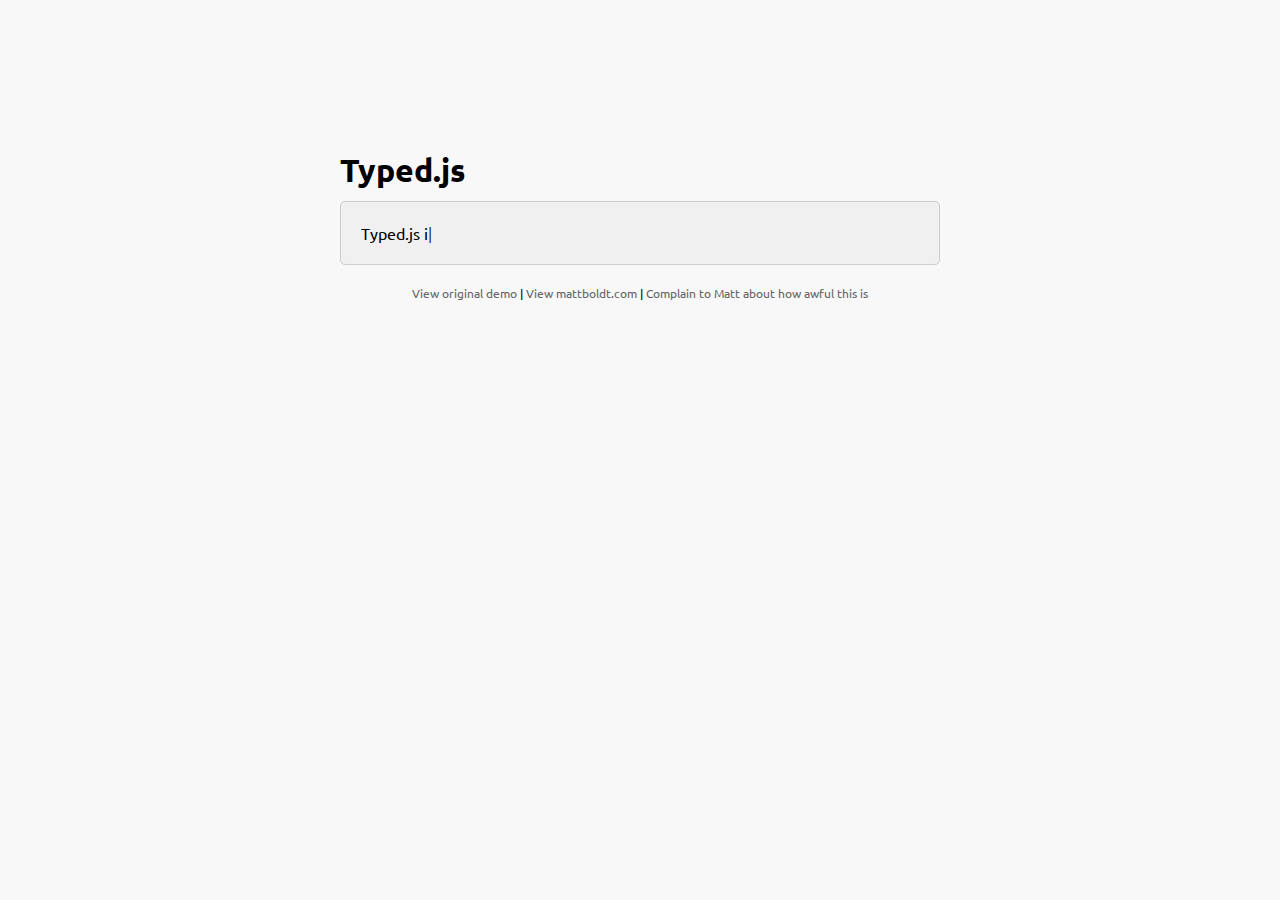
<file: 0/typed.js-master/index.htm>
<!doctype html>
<html lang="en">
<head>
    <meta charset="UTF-8">
    <title>Typed.js - Type your heart out</title>
    <script src="js/typed.js" type="text/javascript"></script>
    <script>
    document.addEventListener('DOMContentLoaded', function(){

        Typed.new("#typed", {
            stringsElement: document.getElementById('typed-strings'),
            typeSpeed: 30,
            backDelay: 500,
            loop: false,
            contentType: 'html', // or text
            // defaults to null for infinite loop
            loopCount: null,
            callback: function(){ foo(); },
            resetCallback: function() { newTyped(); }
        });

        var resetElement = document.querySelector('.reset');
        if(resetElement) {
            resetElement.addEventListener('click', function() {
                document.getElementById('typed')._typed.reset();
            });
        }

    });

    function newTyped(){ /* A new typed object */ }

    function foo(){ console.log("Callback"); }

    </script>
    <link href="main.css" rel="stylesheet"/>
    <style>
        /* code for animated blinking cursor */
        .typed-cursor{
            opacity: 1;
            font-weight: 100;
            -webkit-animation: blink 0.7s infinite;
            -moz-animation: blink 0.7s infinite;
            -ms-animation: blink 0.7s infinite;
            -o-animation: blink 0.7s infinite;
            animation: blink 0.7s infinite;
        }
        @-keyframes blink{
            0% { opacity:1; }
            50% { opacity:0; }
            100% { opacity:1; }
        }
        @-webkit-keyframes blink{
            0% { opacity:1; }
            50% { opacity:0; }
            100% { opacity:1; }
        }
        @-moz-keyframes blink{
            0% { opacity:1; }
            50% { opacity:0; }
            100% { opacity:1; }
        }
        @-ms-keyframes blink{
            0% { opacity:1; }
            50% { opacity:0; }
            100% { opacity:1; }
        }
        @-o-keyframes blink{
            0% { opacity:1; }
            50% { opacity:0; }
            100% { opacity:1; }
        }
    </style>
</head>
<body>

    <div class="wrap">
        <h1 class="h1">Typed.js</h1>

        <div class="type-wrap">
            <div id="typed-strings">
                <span>Typed.js is a <strong>JavaScript</strong> library.</span>
                <p>It <em>types</em> out sentences.</p>
                <p>And then deletes them.</p>
                <p>Try it out!</p>
            </div>
            <span id="typed" style="white-space:pre;"></span>
        </div>

        <div class="links">
            <a href="http://www.mattboldt.com/demos/typed-js">View original demo</a> | <a href="http://www.mattboldt.com">View mattboldt.com</a> | <a href="http://www.twitter.com/atmattb">Complain to Matt about how awful this is</a>
        </div>
    </div>

</body>
</html>
</file>
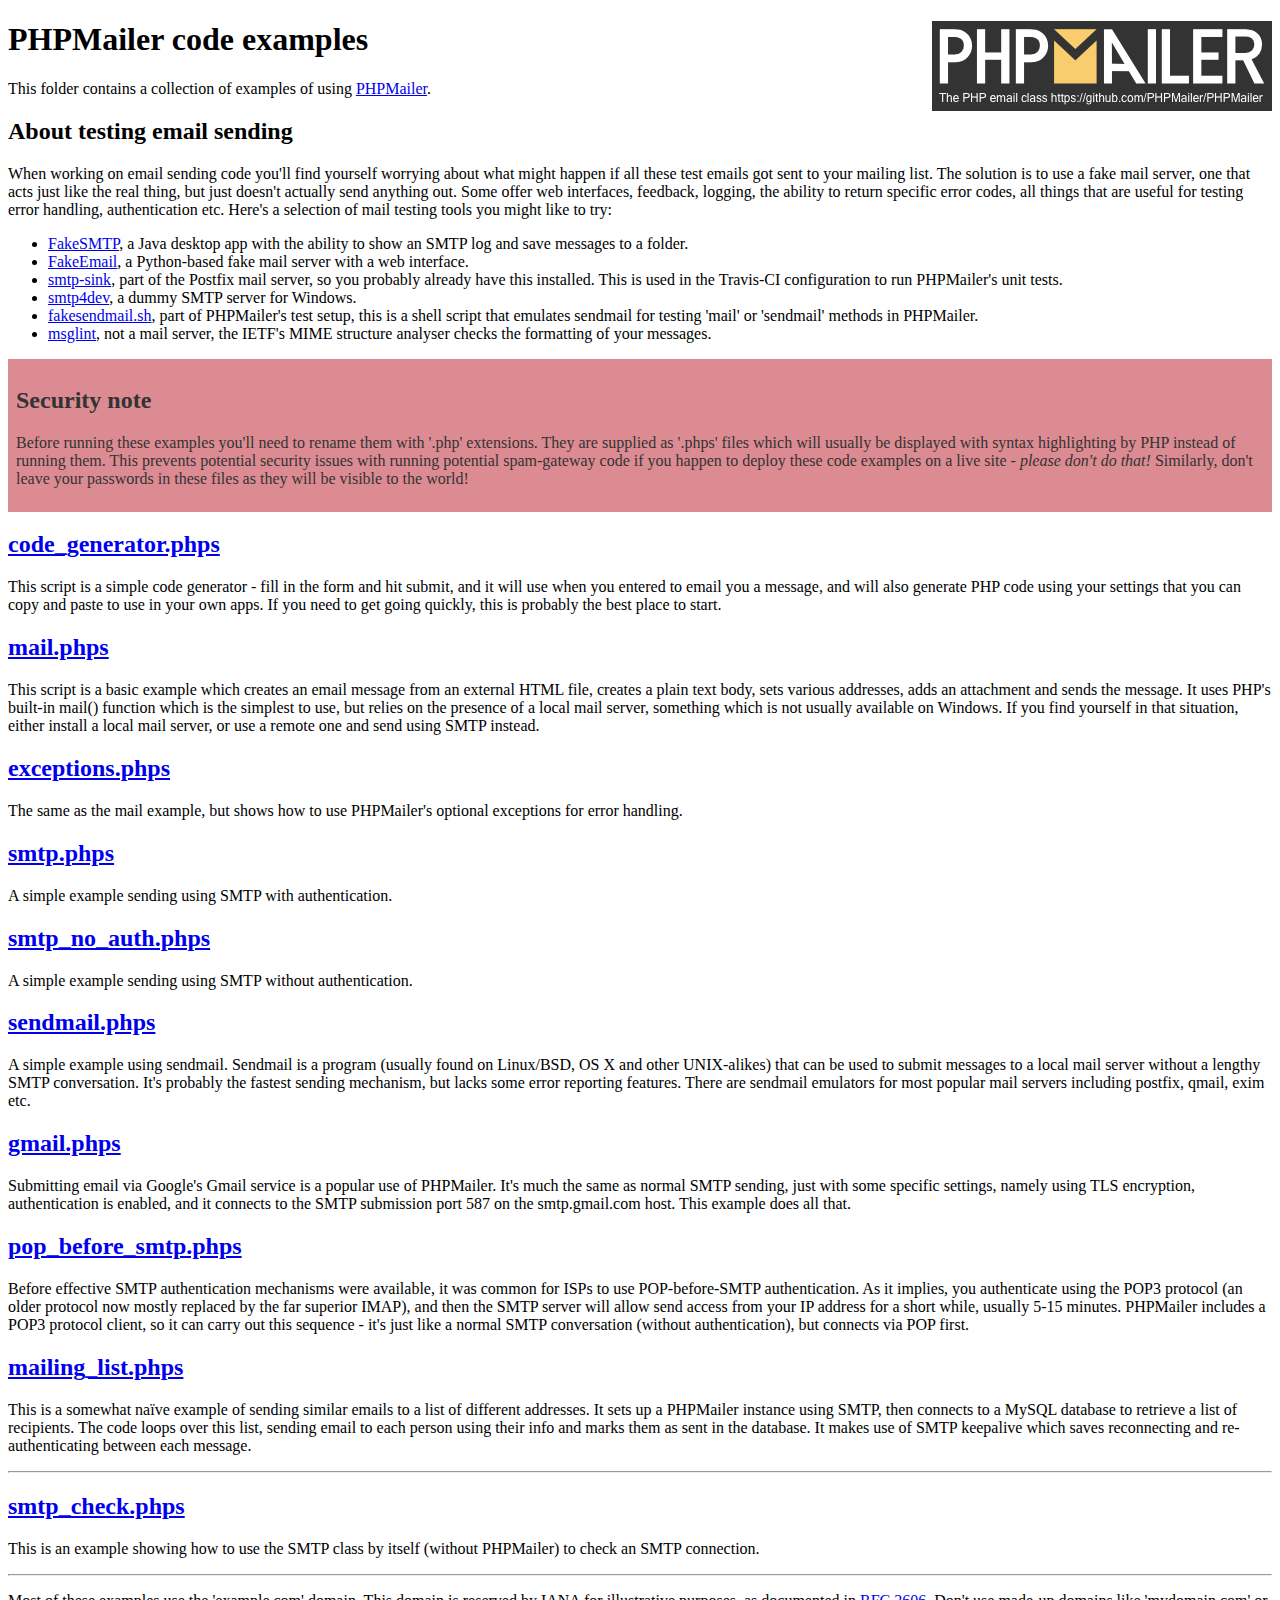
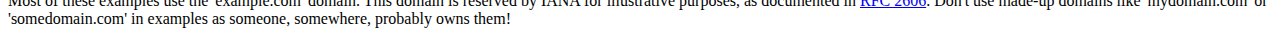
<file: PHPMailer-master/examples/index.html>
<!DOCTYPE html>
<html>
<head>
	<meta charset="UTF-8">
	<title>PHPMailer Examples</title>
</head>
<body>
<h1>PHPMailer code examples<a href="https://github.com/PHPMailer/PHPMailer"><img src="images/phpmailer.png" style="float:right; border:0;" alt="PHPMailer logo"></a></h1>
<p>This folder contains a collection of examples of using <a href="https://github.com/PHPMailer/PHPMailer">PHPMailer</a>.</p>
<h2>About testing email sending</h2>
<p>When working on email sending code you'll find yourself worrying about what might happen if all these test emails got sent to your mailing list. The solution is to use a fake mail server, one that acts just like the real thing, but just doesn't actually send anything out. Some offer web interfaces, feedback, logging, the ability to return specific error codes, all things that are useful for testing error handling, authentication etc. Here's a selection of mail testing tools you might like to try:</p>
<ul>
  <li><a href="https://github.com/Nilhcem/FakeSMTP">FakeSMTP</a>, a Java desktop app with the ability to show an SMTP log and save messages to a folder. </li>
  <li><a href="https://github.com/isotoma/FakeEmail">FakeEmail</a>, a Python-based fake mail server with a web interface.</li>
  <li><a href="http://www.postfix.org/smtp-sink.1.html">smtp-sink</a>, part of the Postfix mail server, so you probably already have this installed. This is used in the Travis-CI configuration to run PHPMailer's unit tests.</li>
  <li><a href="http://smtp4dev.codeplex.com">smtp4dev</a>, a dummy SMTP server for Windows.</li>
  <li><a href="https://github.com/PHPMailer/PHPMailer/blob/master/test/fakesendmail.sh">fakesendmail.sh</a>, part of PHPMailer's test setup, this is a shell script that emulates sendmail for testing 'mail' or 'sendmail' methods in PHPMailer.</li>
  <li><a href="http://tools.ietf.org/tools/msglint/">msglint</a>, not a mail server, the IETF's MIME structure analyser checks the formatting of your messages.</li>
</ul>
<div style="padding: 8px; color: #333333; background-color: #dc8b92">
<h2>Security note</h2>
<p>Before running these examples you'll need to rename them with '.php' extensions. They are supplied as '.phps' files which will usually be displayed with syntax highlighting by PHP instead of running them. This prevents potential security issues with running potential spam-gateway code if you happen to deploy these code examples on a live site - <em>please don't do that!</em> Similarly, don't leave your passwords in these files as they will be visible to the world!</p>
</div>
<h2><a href="code_generator.phps">code_generator.phps</a></h2>
<p>This script is a simple code generator - fill in the form and hit submit, and it will use when you entered to email you a message, and will also generate PHP code using your settings that you can copy and paste to use in your own apps. If you need to get going quickly, this is probably the best place to start.</p>
<h2><a href="mail.phps">mail.phps</a></h2>
<p>This script is a basic example which creates an email message from an external HTML file, creates a plain text body, sets various addresses, adds an attachment and sends the message. It uses PHP's built-in mail() function which is the simplest to use, but relies on the presence of a local mail server, something which is not usually available on Windows. If you find yourself in that situation, either install a local mail server, or use a remote one and send using SMTP instead.</p>
<h2><a href="exceptions.phps">exceptions.phps</a></h2>
<p>The same as the mail example, but shows how to use PHPMailer's optional exceptions for error handling.</p>
<h2><a href="smtp.phps">smtp.phps</a></h2>
<p>A simple example sending using SMTP with authentication.</p>
<h2><a href="smtp_no_auth.phps">smtp_no_auth.phps</a></h2>
<p>A simple example sending using SMTP without authentication.</p>
<h2><a href="sendmail.phps">sendmail.phps</a></h2>
<p>A simple example using sendmail. Sendmail is a program (usually found on Linux/BSD, OS X and other UNIX-alikes) that can be used to submit messages to a local mail server without a lengthy SMTP conversation. It's probably the fastest sending mechanism, but lacks some error reporting features. There are sendmail emulators for most popular mail servers including postfix, qmail, exim etc.</p>
<h2><a href="gmail.phps">gmail.phps</a></h2>
<p>Submitting email via Google's Gmail service is a popular use of PHPMailer. It's much the same as normal SMTP sending, just with some specific settings, namely using TLS encryption, authentication is enabled, and it connects to the SMTP submission port 587 on the smtp.gmail.com host. This example does all that.</p>
<h2><a href="pop_before_smtp.phps">pop_before_smtp.phps</a></h2>
<p>Before effective SMTP authentication mechanisms were available, it was common for ISPs to use POP-before-SMTP authentication. As it implies, you authenticate using the POP3 protocol (an older protocol now mostly replaced by the far superior IMAP), and then the SMTP server will allow send access from your IP address for a short while, usually 5-15 minutes. PHPMailer includes a POP3 protocol client, so it can carry out this sequence - it's just like a normal SMTP conversation (without authentication), but connects via POP first.</p>
<h2><a href="mailing_list.phps">mailing_list.phps</a></h2>
<p>This is a somewhat naïve example of sending similar emails to a list of different addresses. It sets up a PHPMailer instance using SMTP, then connects to a MySQL database to retrieve a list of recipients. The code loops over this list, sending email to each person using their info and marks them as sent in the database. It makes use of SMTP keepalive which saves reconnecting and re-authenticating between each message.</p>
<hr>
<h2><a href="smtp_check.phps">smtp_check.phps</a></h2>
<p>This is an example showing how to use the SMTP class by itself (without PHPMailer) to check an SMTP connection.</p>
<hr>
<p>Most of these examples use the 'example.com' domain. This domain is reserved by IANA for illustrative purposes, as documented in <a href="http://tools.ietf.org/html/rfc2606">RFC 2606</a>. Don't use made-up domains like 'mydomain.com' or 'somedomain.com' in examples as someone, somewhere, probably owns them!</p>
</body>
</html>
</file>
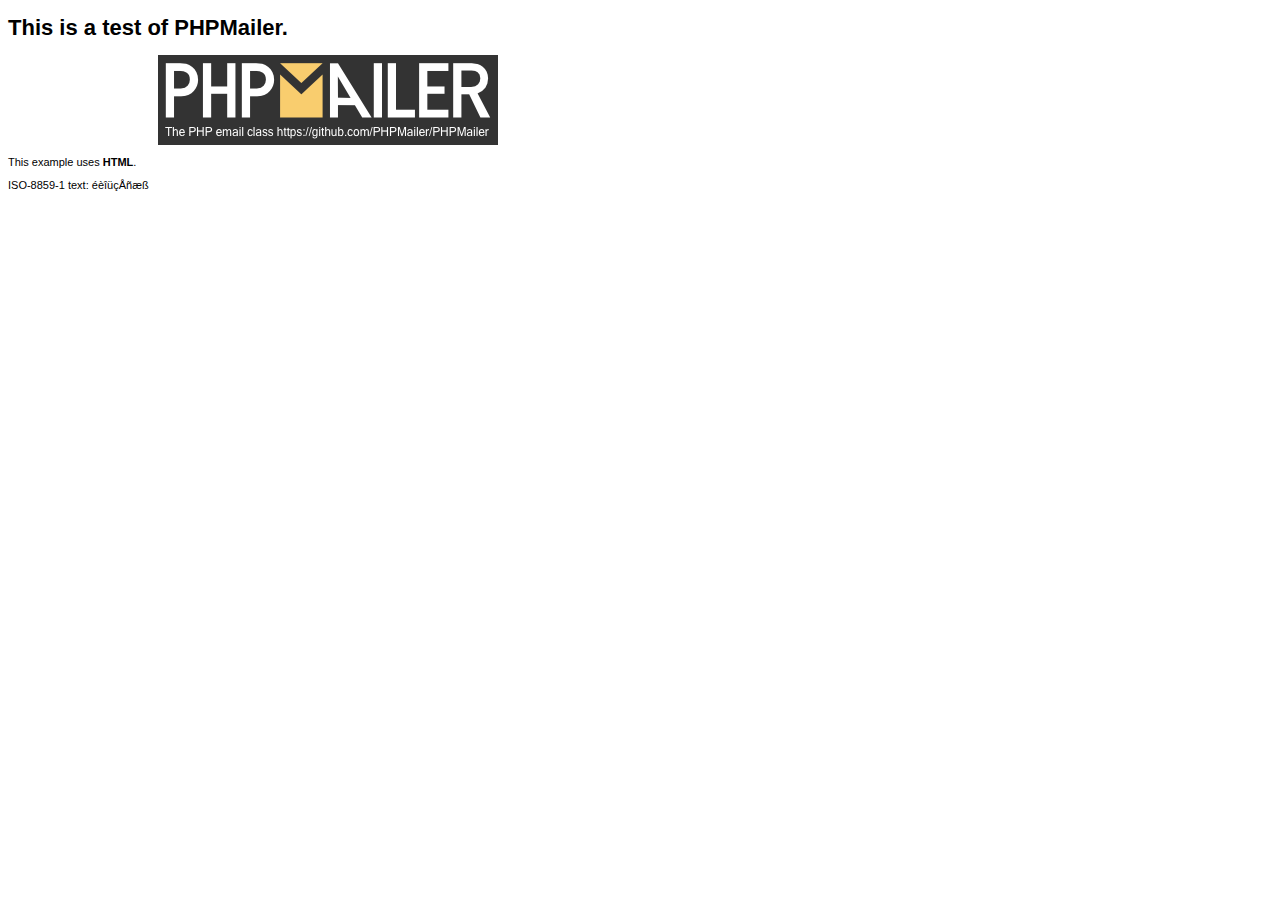
<file: PHPMailer-master/examples/contents.html>
<!DOCTYPE HTML PUBLIC "-//W3C//DTD HTML 4.01 Transitional//EN" "http://www.w3.org/TR/html4/loose.dtd">
<html>
<head>
  <meta http-equiv="Content-Type" content="text/html; charset=iso-8859-1">
  <title>PHPMailer Test</title>
</head>
<body>
<div style="width: 640px; font-family: Arial, Helvetica, sans-serif; font-size: 11px;">
  <h1>This is a test of PHPMailer.</h1>
  <div align="center">
    <a href="https://github.com/PHPMailer/PHPMailer/"><img src="images/phpmailer.png" height="90" width="340" alt="PHPMailer rocks"></a>
  </div>
  <p>This example uses <strong>HTML</strong>.</p>
  <p>ISO-8859-1 text: ���������</p>
</div>
</body>
</html>
</file>
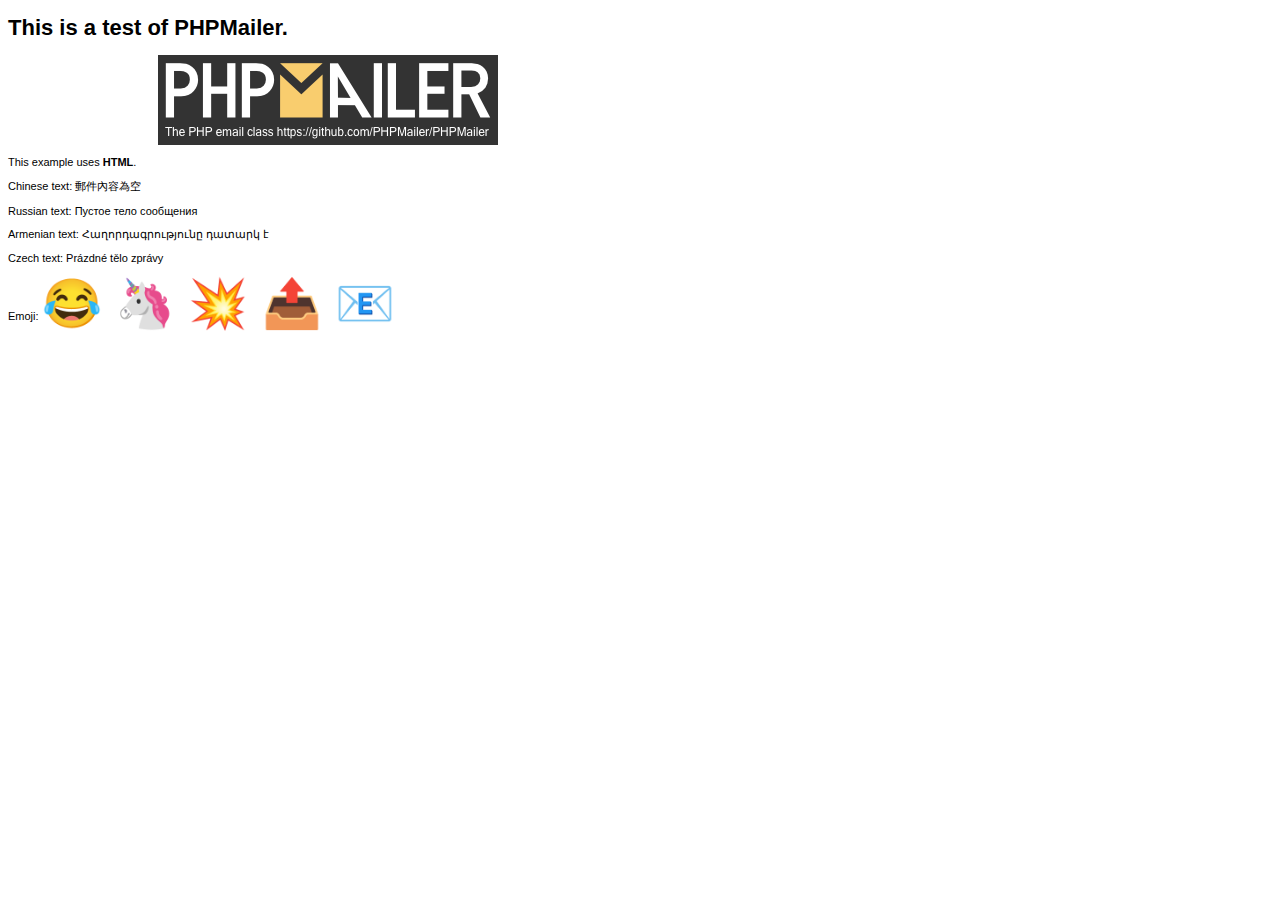
<file: PHPMailer-master/examples/contentsutf8.html>
<!DOCTYPE HTML PUBLIC "-//W3C//DTD HTML 4.01 Transitional//EN" "http://www.w3.org/TR/html4/loose.dtd">
<html>
<head>
  <meta http-equiv="Content-Type" content="text/html; charset=utf-8">
  <title>PHPMailer Test</title>
</head>
<body>
<div style="width: 640px; font-family: Arial, Helvetica, sans-serif; font-size: 11px;">
  <h1>This is a test of PHPMailer.</h1>
  <div align="center">
    <a href="https://github.com/PHPMailer/PHPMailer/"><img src="images/phpmailer.png" height="90" width="340" alt="PHPMailer rocks"></a>
  </div>
  <p>This example uses <strong>HTML</strong>.</p>
  <p>Chinese text: 郵件內容為空</p>
  <p>Russian text: Пустое тело сообщения</p>
  <p>Armenian text: Հաղորդագրությունը դատարկ է</p>
  <p>Czech text: Prázdné tělo zprávy</p>
  <p>Emoji: <span style="font-size: 48px">😂 🦄 💥 📤 📧</span></p>
</div>
</body>
</html>
</file>
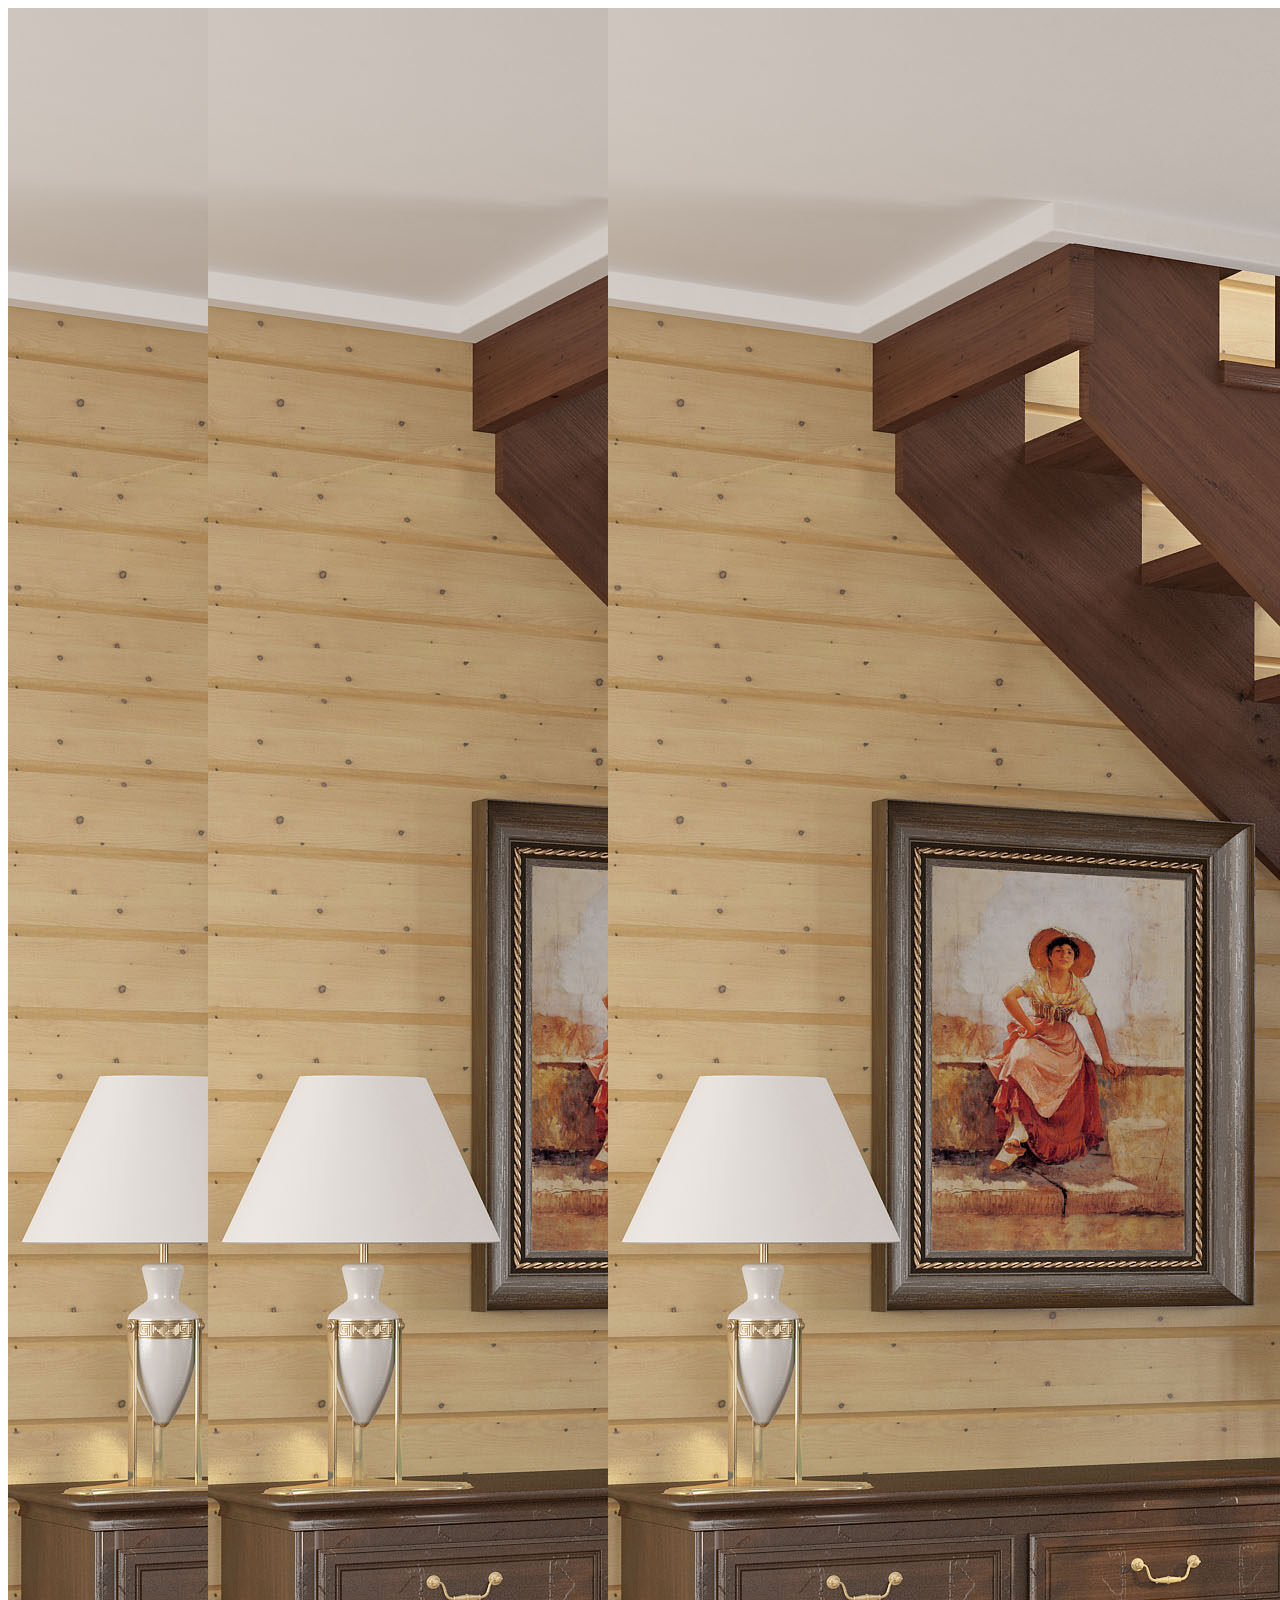
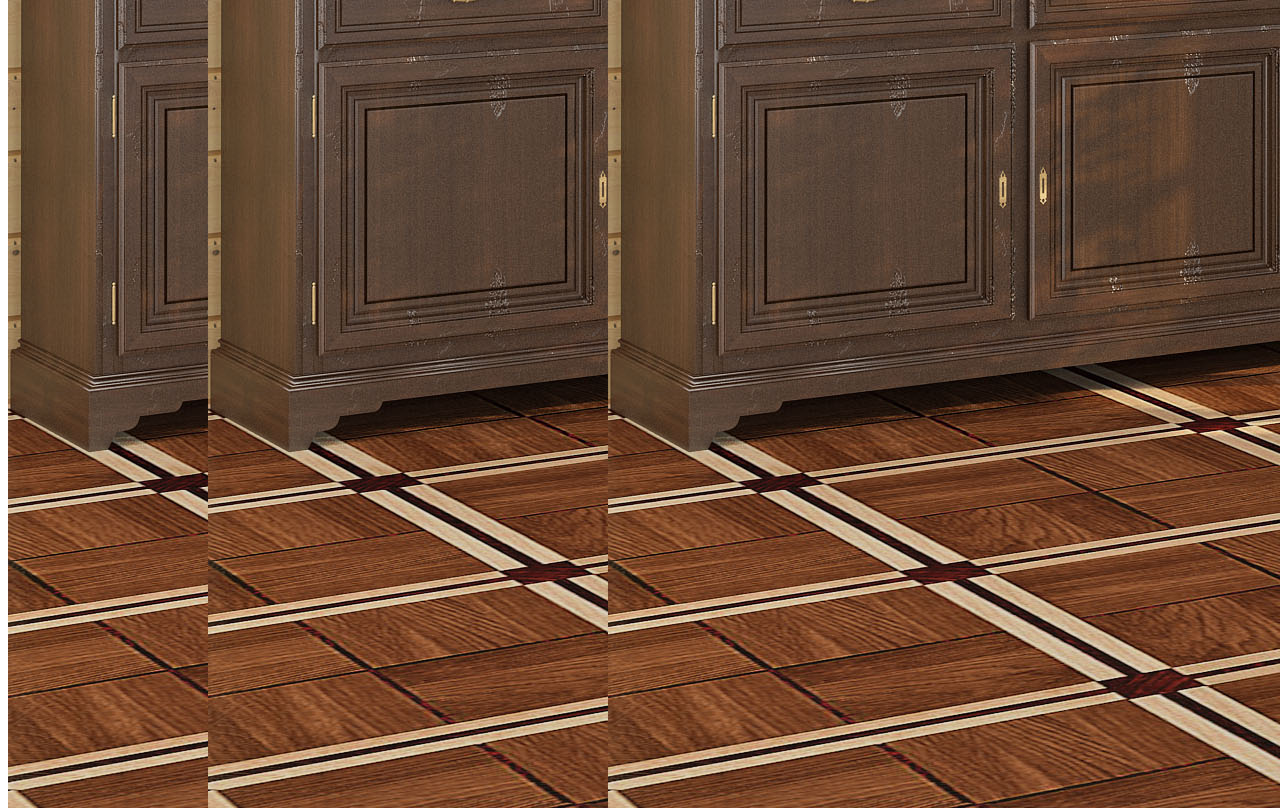
<file: 0/masonry-docs(1)/masonry-docs/1.html>
<!DOCTYPE html>
<html lang="en">
<head>
	<meta charset="UTF-8">
	<title>Document</title>
	<script src="masonry.pkgd.min.js"></script>
	<style>
		.grid-item { width: 200px; }
		.grid-item--width2 { width: 400px; }
	</style>
</head>
<body>
	<div class="grid">
	  <div class="grid-item"><img src="1212.jpg" alt=""></div>
	  <div class="grid-item grid-item--width2"><img src="1212.jpg" alt=""></div>
	  <div class="grid-item"><img src="1212.jpg" alt=""></div>
	</div>
	<script>
		var elem = document.querySelector('.grid');
		var msnry = new Masonry( elem, {
		  // options
		  itemSelector: '.grid-item',
		  columnWidth: 200
		});

		// element argument can be a selector string
		//   for an individual element
		var msnry = new Masonry( '.grid', {
		  // options
		});
	</script>
</body>
</html>
</file>
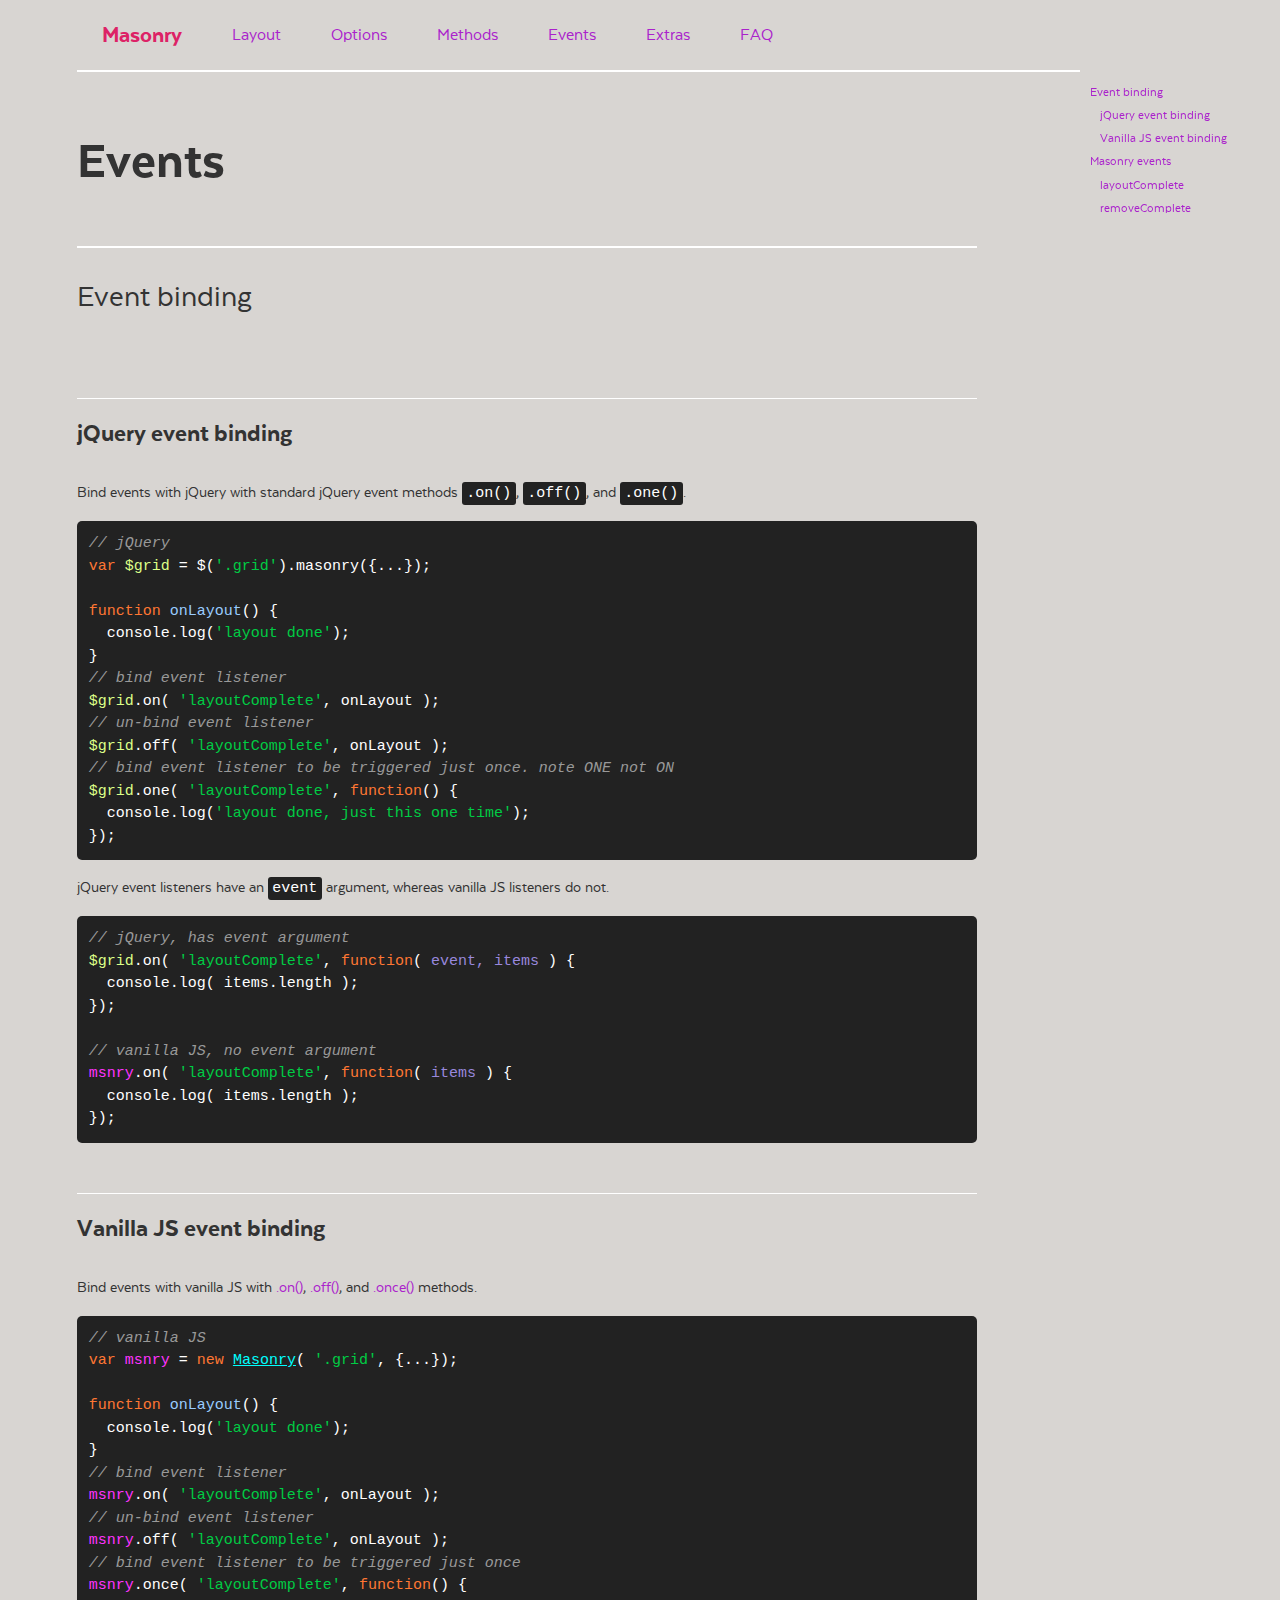
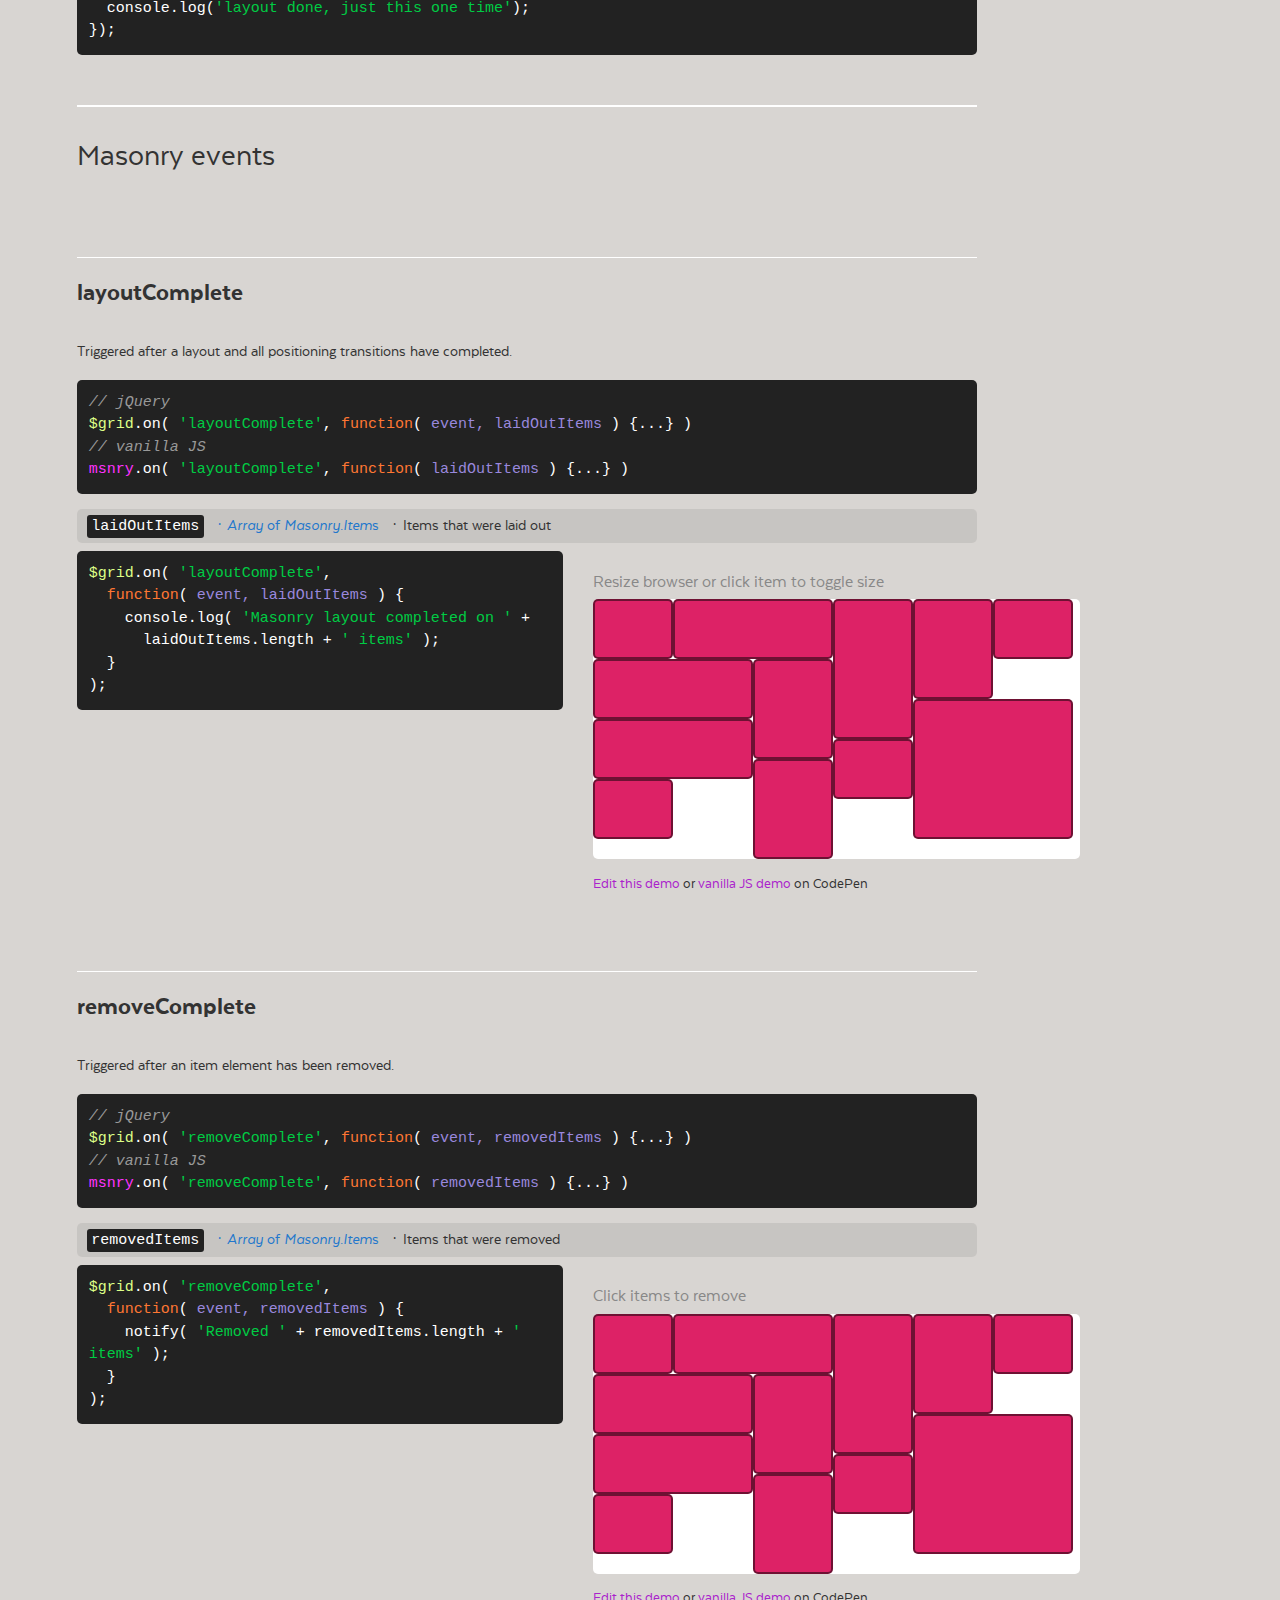
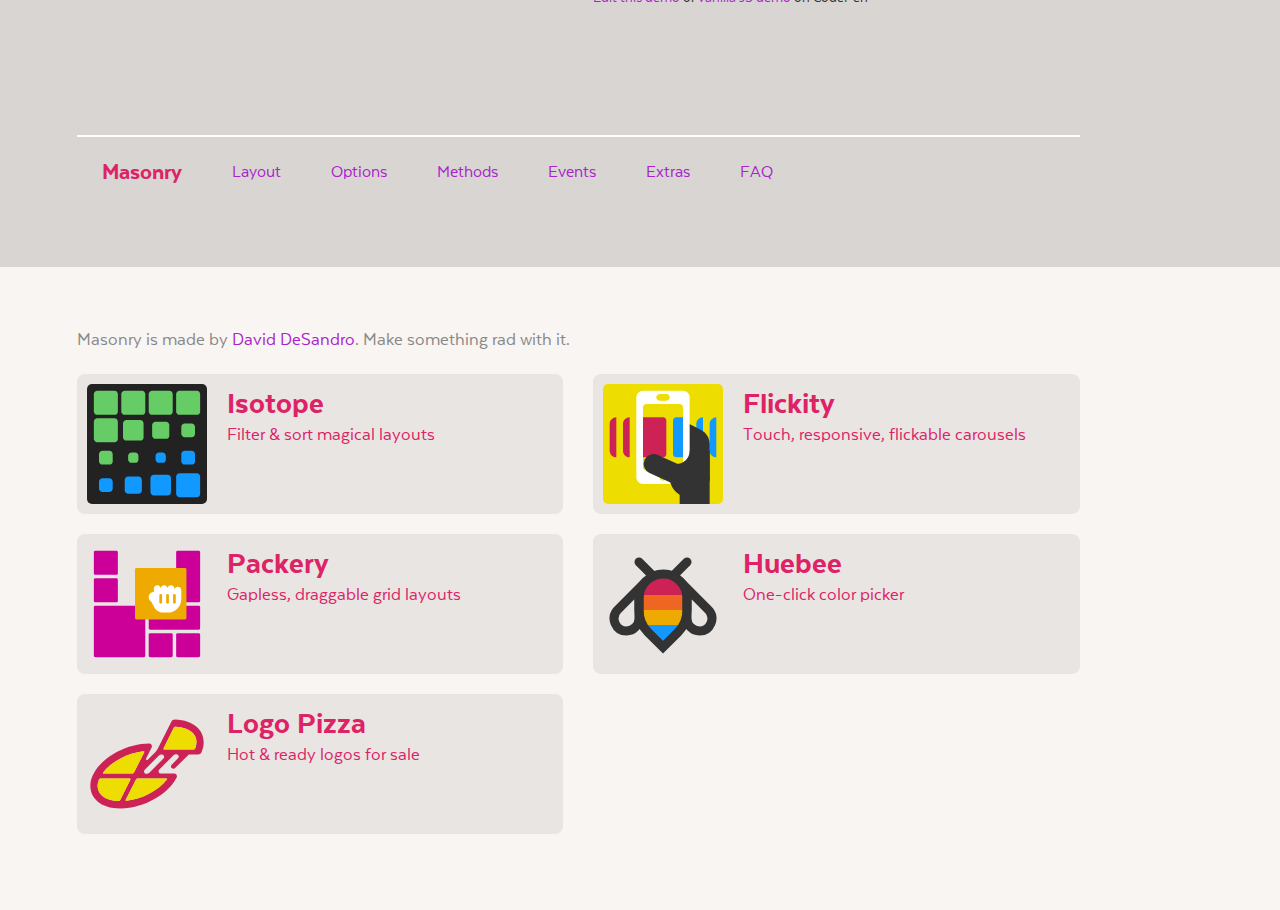
<file: 0/masonry-docs(1)/masonry-docs/events.html>
<!doctype html>
<html class="export" lang="en">
<head>
  <meta charset="utf-8">
  <meta http-equiv="X-UA-Compatible" content="IE=edge,chrome=1">
  <meta name="viewport" content="width=device-width">
  <meta name="description" content="Cascading grid layout library">

  <title>Masonry &#xB7; Events</title>

    <link rel="stylesheet" href="css/masonry-docs.css" media="screen">

</head>
<body class="page--" data-page="">

  <div class="site-nav">
    <div class="container">
      <ol class="site-nav__list">
        <li class="site-nav__item site-nav__item--homepage">
          <a href=".">Masonry</a></li>
        <li class="site-nav__item site-nav__item--layout">
          <a href="layout.html">Layout</a></li>
        <li class="site-nav__item site-nav__item--options">
          <a href="options.html">Options</a></li>
        <li class="site-nav__item site-nav__item--methods">
          <a href="methods.html">Methods</a></li>
        <li class="site-nav__item site-nav__item--events">
          <a href="events.html">Events</a></li>
        <li class="site-nav__item site-nav__item--extras">
          <a href="extras.html">Extras</a></li>
        <li class="site-nav__item site-nav__item--faq">
          <a href="faq.html">FAQ</a></li>
      </ol>
    </div>
  </div>


  <div id="content" class="content container">

      <h1>Events</h1>

    <ul class="page-nav">
<li class="page-nav__item page-nav__item--h2"><a href="#event-binding">Event binding</a></li>
<li class="page-nav__item page-nav__item--h3"><a href="#jquery-event-binding">jQuery event binding</a></li>
<li class="page-nav__item page-nav__item--h3"><a href="#vanilla-js-event-binding">Vanilla JS event binding</a></li>
<li class="page-nav__item page-nav__item--h2"><a href="#masonry-events">Masonry events</a></li>
<li class="page-nav__item page-nav__item--h3"><a href="#layoutcomplete">layoutComplete</a></li>
<li class="page-nav__item page-nav__item--h3"><a href="#removecomplete">removeComplete</a></li>
</ul>


<div id="notification"></div>

<h2 id="event-binding">Event binding</h2>

<h3 id="jquery-event-binding">jQuery event binding</h3>

<p>Bind events with jQuery with standard jQuery event methods <code>.on()</code>, <code>.off()</code>, and <code>.one()</code>.</p>

<pre><code class="js"><span class="comment">// jQuery</span>
<span class="keyword">var</span> <span class="jquery_var">$grid</span> = $(<span class="string">&apos;.grid&apos;</span>).masonry({...});

<span class="function"><span class="keyword">function</span> <span class="title">onLayout</span>(<span class="params"></span>) </span>{
  <span class="built_in">console</span>.log(<span class="string">&apos;layout done&apos;</span>);
}
<span class="comment">// bind event listener</span>
<span class="jquery_var">$grid</span>.on( <span class="string">&apos;layoutComplete&apos;</span>, onLayout );
<span class="comment">// un-bind event listener</span>
<span class="jquery_var">$grid</span>.off( <span class="string">&apos;layoutComplete&apos;</span>, onLayout );
<span class="comment">// bind event listener to be triggered just once. note ONE not ON</span>
<span class="jquery_var">$grid</span>.one( <span class="string">&apos;layoutComplete&apos;</span>, <span class="function"><span class="keyword">function</span>(<span class="params"></span>) </span>{
  <span class="built_in">console</span>.log(<span class="string">&apos;layout done, just this one time&apos;</span>);
});
</code></pre>

<p>jQuery event listeners have an <code>event</code> argument, whereas vanilla JS listeners do not.</p>

<pre><code class="js"><span class="comment">// jQuery, has event argument</span>
<span class="jquery_var">$grid</span>.on( <span class="string">&apos;layoutComplete&apos;</span>, <span class="function"><span class="keyword">function</span>(<span class="params"> event, items </span>) </span>{
  <span class="built_in">console</span>.log( items.length );
});

<span class="comment">// vanilla JS, no event argument</span>
<span class="masonry_var">msnry</span>.on( <span class="string">&apos;layoutComplete&apos;</span>, <span class="function"><span class="keyword">function</span>(<span class="params"> items </span>) </span>{
  <span class="built_in">console</span>.log( items.length );
});
</code></pre>


<h3 id="vanilla-js-event-binding">Vanilla JS event binding</h3>

<p>Bind events with vanilla JS with <a href="methods.html#on">.on()</a>, <a href="methods.html#off">.off()</a>, and <a href="methods.html#once">.once()</a> methods.</p>

<pre><code class="js"><span class="comment">// vanilla JS</span>
<span class="keyword">var</span> <span class="masonry_var">msnry</span> = <span class="keyword">new</span> <span class="masonry_keyword">Masonry</span>( <span class="string">&apos;.grid&apos;</span>, {...});

<span class="function"><span class="keyword">function</span> <span class="title">onLayout</span>(<span class="params"></span>) </span>{
  <span class="built_in">console</span>.log(<span class="string">&apos;layout done&apos;</span>);
}
<span class="comment">// bind event listener</span>
<span class="masonry_var">msnry</span>.on( <span class="string">&apos;layoutComplete&apos;</span>, onLayout );
<span class="comment">// un-bind event listener</span>
<span class="masonry_var">msnry</span>.off( <span class="string">&apos;layoutComplete&apos;</span>, onLayout );
<span class="comment">// bind event listener to be triggered just once</span>
<span class="masonry_var">msnry</span>.once( <span class="string">&apos;layoutComplete&apos;</span>, <span class="function"><span class="keyword">function</span>(<span class="params"></span>) </span>{
  <span class="built_in">console</span>.log(<span class="string">&apos;layout done, just this one time&apos;</span>);
});
</code></pre>


<h2 id="masonry-events">Masonry events</h2>


<h3 id="layoutcomplete">layoutComplete</h3>

<p>Triggered after a layout and all positioning transitions have completed.</p>

<pre><code class="js"><span class="comment">// jQuery</span>
<span class="jquery_var">$grid</span>.on( <span class="string">&apos;layoutComplete&apos;</span>, <span class="function"><span class="keyword">function</span>(<span class="params"> event, laidOutItems </span>) </span>{...} )
<span class="comment">// vanilla JS</span>
<span class="masonry_var">msnry</span>.on( <span class="string">&apos;layoutComplete&apos;</span>, <span class="function"><span class="keyword">function</span>(<span class="params"> laidOutItems </span>) </span>{...} )
</code></pre>

<p class="variable">
  <code class="variable__code">laidOutItems</code>
  <span class="variable__type"><i>Array</i> of <i>Masonry.Item</i>s</span>
  <span class="variable__description">Items that were laid out</span>
</p>

<div class="duo example">
  <div class="duo__cell example__code">
<pre><code class="js"><span class="jquery_var">$grid</span>.on( <span class="string">&apos;layoutComplete&apos;</span>,
  <span class="function"><span class="keyword">function</span>(<span class="params"> event, laidOutItems </span>) </span>{
    <span class="built_in">console</span>.log( <span class="string">&apos;Masonry layout completed on &apos;</span> +
      laidOutItems.length + <span class="string">&apos; items&apos;</span> );
  }
);
</code></pre>
  </div>
  <div class="duo__cell example__demo" data-js="layout-complete-demo">
    <p class="instruction">Resize browser or click item to toggle size</p>
    <div class="grid grid--clickable">
      <div class="grid-item"></div>
      <div class="grid-item grid-item--width2"></div>
      <div class="grid-item grid-item--height3"></div>
      <div class="grid-item grid-item--height2"></div>
      <div class="grid-item grid-item--width2"></div>
      <div class="grid-item"></div>
      <div class="grid-item grid-item--width2 grid-item--height3"></div>
      <div class="grid-item grid-item--height2"></div>
      <div class="grid-item grid-item--width2"></div>
      <div class="grid-item"></div>
      <div class="grid-item grid-item--height2"></div>
      <div class="grid-item"></div>
    </div>
    <p class="edit-demo">
        <a href="http://codepen.io/desandro/pen/yNgmNv">Edit this demo</a>
        or <a href="http://codepen.io/desandro/pen/htsui">vanilla JS demo</a> on CodePen
    </p>
  </div>
</div>


<h3 id="removecomplete">removeComplete</h3>

<p>Triggered after an item element has been removed.</p>

<pre><code class="js"><span class="comment">// jQuery</span>
<span class="jquery_var">$grid</span>.on( <span class="string">&apos;removeComplete&apos;</span>, <span class="function"><span class="keyword">function</span>(<span class="params"> event, removedItems </span>) </span>{...} )
<span class="comment">// vanilla JS</span>
<span class="masonry_var">msnry</span>.on( <span class="string">&apos;removeComplete&apos;</span>, <span class="function"><span class="keyword">function</span>(<span class="params"> removedItems </span>) </span>{...} )
</code></pre>

<p class="variable">
  <code class="variable__code">removedItems</code>
  <span class="variable__type"><i>Array</i> of <i>Masonry.Item</i>s</span>
  <span class="variable__description">Items that were removed</span>
</p>

<div class="duo example">
  <div class="duo__cell example__code">
<pre><code class="js"><span class="jquery_var">$grid</span>.on( <span class="string">&apos;removeComplete&apos;</span>,
  <span class="function"><span class="keyword">function</span>(<span class="params"> event, removedItems </span>) </span>{
    notify( <span class="string">&apos;Removed &apos;</span> + removedItems.length + <span class="string">&apos; items&apos;</span> );
  }
);
</code></pre>
  </div>
  <div class="duo__cell example__demo" data-js="remove-complete-demo">
    <p class="instruction">Click items to remove</p>
    <div class="grid grid--clickable">
      <div class="grid-item"></div>
      <div class="grid-item grid-item--width2"></div>
      <div class="grid-item grid-item--height3"></div>
      <div class="grid-item grid-item--height2"></div>
      <div class="grid-item grid-item--width2"></div>
      <div class="grid-item"></div>
      <div class="grid-item grid-item--width2 grid-item--height3"></div>
      <div class="grid-item grid-item--height2"></div>
      <div class="grid-item grid-item--width2"></div>
      <div class="grid-item"></div>
      <div class="grid-item grid-item--height2"></div>
      <div class="grid-item"></div>
    </div>
    <p class="edit-demo">
        <a href="http://codepen.io/desandro/pen/mJRNVV">Edit this demo</a>
        or <a href="http://codepen.io/desandro/pen/JknEe">vanilla JS demo</a> on CodePen
    </p>
  </div>
</div>


  </div>

  <div class="site-nav">
    <div class="container">
      <ol class="site-nav__list">
        <li class="site-nav__item site-nav__item--homepage">
          <a href=".">Masonry</a></li>
        <li class="site-nav__item site-nav__item--layout">
          <a href="layout.html">Layout</a></li>
        <li class="site-nav__item site-nav__item--options">
          <a href="options.html">Options</a></li>
        <li class="site-nav__item site-nav__item--methods">
          <a href="methods.html">Methods</a></li>
        <li class="site-nav__item site-nav__item--events">
          <a href="events.html">Events</a></li>
        <li class="site-nav__item site-nav__item--extras">
          <a href="extras.html">Extras</a></li>
        <li class="site-nav__item site-nav__item--faq">
          <a href="faq.html">FAQ</a></li>
      </ol>
    </div>
  </div>

  <div class="site-footer">
    <div class="container">
  
      <p class="site-footer__copy">
        Masonry is made by <a href="http://desandro.com">David DeSandro</a>.
        Make something rad with it.
      </p>
  
      <div class="showcase">
      
        <ul class="showcase-item-list">
            <li class="showcase-item">
              <a class="showcase-item__link" href="http://isotope.metafizzy.co">
                <div class="showcase-item__image">
                    <svg class="isotope-illo" xmlns="http://www.w3.org/2000/svg" viewbox="0 0 350 350" width="100" height="100">
                      <path class="isotope-illo__color1" fill="#6C6" d="M80 170H30c-6 0-10-5-10-10v-50c0-6 5-10 10-10h50c6 0 10 5 10 10v50C90 166 86 170 80 170z"/>
                      <path class="isotope-illo__color1" fill="#6C6" d="M80 90H30c-6 0-10-5-10-10V30c0-6 5-10 10-10h50c6 0 10 5 10 10v50C90 86 86 90 80 90z"/>
                      <path class="isotope-illo__color1" fill="#6C6" d="M160 90h-50c-6 0-10-5-10-10V30c0-6 5-10 10-10h50c6 0 10 5 10 10v50C170 86 166 90 160 90z"/>
                      <path class="isotope-illo__color1" fill="#6C6" d="M240 90h-50c-6 0-10-5-10-10V30c0-6 5-10 10-10h50c6 0 10 5 10 10v50C250 86 246 90 240 90z"/>
                      <path class="isotope-illo__color1" fill="#6C6" d="M320 90h-50c-6 0-10-5-10-10V30c0-6 5-10 10-10h50c6 0 10 5 10 10v50C330 86 326 90 320 90z"/>
                      <path class="isotope-illo__color1" fill="#6C6" d="M155 165h-40c-6 0-10-5-10-10v-40c0-6 5-10 10-10h40c6 0 10 5 10 10v40 C165 161 161 165 155 165z"/>
                      <path class="isotope-illo__color1" fill="#6C6" d="M230 160h-30c-6 0-10-5-10-10v-30c0-6 5-10 10-10h30c6 0 10 5 10 10v30 C240 156 236 160 230 160z"/>
                      <path class="isotope-illo__color1" fill="#6C6" d="M305 155h-20c-6 0-10-5-10-10v-20c0-6 5-10 10-10h20c6 0 10 5 10 10v20 C315 151 311 155 305 155z"/>
                      <path class="isotope-illo__color1" fill="#6C6" d="M65 235H45c-6 0-10-5-10-10v-20c0-6 5-10 10-10h20c6 0 10 5 10 10v20C75 231 71 235 65 235z"/>
                      <path class="isotope-illo__color1" fill="#6C6" d="M140 230h-10c-6 0-10-5-10-10v-10c0-6 5-10 10-10h10c6 0 10 5 10 10v10 C150 226 146 230 140 230z"/>
                      <path class="isotope-illo__color2" fill="#19F" d="M305 235h-20c-6 0-10-5-10-10v-20c0-6 5-10 10-10h20c6 0 10 5 10 10v20 C315 231 311 235 305 235z"/>
                      <path class="isotope-illo__color2" fill="#19F" d="M65 315H45c-6 0-10-5-10-10v-20c0-6 5-10 10-10h20c6 0 10 5 10 10v20C75 311 71 315 65 315z"/>
                      <path class="isotope-illo__color2" fill="#19F" d="M150 320h-30c-6 0-10-5-10-10v-30c0-6 5-10 10-10h30c6 0 10 5 10 10v30 C160 316 156 320 150 320z"/>
                      <path class="isotope-illo__color2" fill="#19F" d="M220 230h-10c-6 0-10-5-10-10v-10c0-6 5-10 10-10h10c6 0 10 5 10 10v10 C230 226 226 230 220 230z"/>
                      <path class="isotope-illo__color2" fill="#19F" d="M235 325h-40c-6 0-10-5-10-10v-40c0-6 5-10 10-10h40c6 0 10 5 10 10v40 C245 321 241 325 235 325z"/>
                      <path class="isotope-illo__color2" fill="#19F" d="M320 330h-50c-6 0-10-5-10-10v-50c0-6 5-10 10-10h50c6 0 10 5 10 10v50 C330 326 326 330 320 330z"/>
                    </svg>
                </div>
                <div class="showcase-item__text">
                  <h3 class="showcase-item__title">Isotope</h3>
                  <p class="showcase-item__description">Filter &amp; sort magical layouts</p>
                </div>
              </a>
            </li>
      
            <li class="showcase-item">
              <a class="showcase-item__link" href="http://flickity.metafizzy.co">
                <div class="showcase-item__image">
                    <svg class="flickity-illo" xmlns="http://www.w3.org/2000/svg" viewbox="0 0 360 360" width="100" height="100">
                      <path class="flickity-illo__color1" fill="#19F" d="M300 220L300 220c-11 0-20-9-20-20v-80c0-11 9-20 20-20h0V220z"/>
                      <path class="flickity-illo__color1" fill="#19F" d="M340 220L340 220c-11 0-20-9-20-20v-80c0-11 9-20 20-20h0V220z"/>
                      <path class="flickity-illo__color2" fill="#333" d="M320 290V180c0-18-10-35-27-43L240 110v180H320z"/>
                      <path class="flickity-illo__color3" fill="white" d="M240 300H120c-11 0-20-9-20-20V40c0-11 9-20 20-20h120c11 0 20 9 20 20v240C260 291 251 300 240 300z"/>
                      <path class="flickity-illo__color4" fill="#ED0" d="M230 260H130c-6 0-10-5-10-10V70c0-6 5-10 10-10h100c6 0 10 5 10 10v180 C240 256 236 260 230 260z"/>
                      <path class="flickity-illo__color2" fill="#333" d="M260 200h60v81c0 32-26 59-59 59h0c-34 0-61-27-61-61V240h20 C242 240 260 222 260 200L260 200z"/>
                      <path class="flickity-illo__color5" fill="#C25" d="M180 220h-60V100h60c6 0 10 5 10 10v100C190 216 186 220 180 220z"/>
                      <path class="flickity-illo__color1" fill="#19F" d="M240 220h-20c-6 0-10-5-10-10V110c0-6 5-10 10-10h20V220z"/>
                      <rect class="flickity-illo__color2" fill="#333" x="230" y="280" width="90" height="80"/>
                      <circle class="flickity-illo__color4" fill="#ED0" cx="180" cy="280" r="10"/>
                      <line class="flickity-illo__thumb" stroke="#333" stroke-width="60" stroke-linecap="round" x1="262" y1="290" x2="152" y2="240"/>
                      <path class="flickity-illo__color4" fill="#ED0" d="M190 50h-20c-6 0-10-5-10-10v0c0-6 5-10 10-10h20c6 0 10 5 10 10v0C200 46 196 50 190 50z"/>
                      <path class="flickity-illo__color5" fill="#C25" d="M80 220L80 220c-11 0-20-9-20-20v-80c0-11 9-20 20-20h0V220z"/>
                      <path class="flickity-illo__color5" fill="#C25" d="M40 220L40 220c-11 0-20-9-20-20v-80c0-11 9-20 20-20h0V220z"/>
                    </svg>
                </div>
                <div class="showcase-item__text">
                  <h3 class="showcase-item__title">Flickity</h3>
                  <p class="showcase-item__description">Touch, responsive, flickable carousels</p>
                </div>
              </a>
            </li>
      
            <li class="showcase-item">
              <a class="showcase-item__link" href="http://packery.metafizzy.co">
                <div class="showcase-item__image">
                    <svg class="packery-illo" xmlns="http://www.w3.org/2000/svg" viewbox="0 0 700 700" width="100" height="100">
                      <path class="packery-illo__item" fill="#C09" d="M172 180H48c-4 0-8-4-8-8V48c0-4 4-8 8-8h124c4 0 8 4 8 8v124C180 176 176 180 172 180z"/>
                      <path class="packery-illo__item" fill="#C09" d="M172 340H48c-4 0-8-4-8-8V208c0-4 4-8 8-8h124c4 0 8 4 8 8v124C180 336 176 340 172 340z"/>
                      <path class="packery-illo__item" fill="#C09" d="M492 660H368c-4 0-8-4-8-8V528c0-4 4-8 8-8h124c4 0 8 4 8 8v124C500 656 496 660 492 660z"/>
                      <path class="packery-illo__item" fill="#C09" d="M652 660H528c-4 0-8-4-8-8V528c0-4 4-8 8-8h124c4 0 8 4 8 8v124C660 656 656 660 652 660z"/>
                      <path class="packery-illo__item" fill="#C09" d="M652 500H368c-4 0-8-4-8-8V368c0-4 4-8 8-8h284c4 0 8 4 8 8v124C660 496 656 500 652 500z"/>
                      <path class="packery-illo__item" fill="#C09" d="M332 660H48c-4 0-8-4-8-8V368c0-4 4-8 8-8h284c4 0 8 4 8 8v284C340 656 336 660 332 660z"/>
                      <path class="packery-illo__item" fill="#C09" d="M652 340H528c-4 0-8-4-8-8V48c0-4 4-8 8-8h124c4 0 8 4 8 8v284C660 336 656 340 652 340z"/>
                      <path class="packery-illo__draggie" fill="#EA0" d="M572 440H288c-4 0-8-4-8-8V148c0-4 4-8 8-8h284c4 0 8 4 8 8v284C580 436 576 440 572 440z"/>
                      <g>
                        <path class="packery-illo__hand" fill="white" d="M530 250c-11 0-20 9-20 20v-10c0-11-9-20-20-20s-20 9-20 20c0-11-9-20-20-20s-20 9-20 20c0-11-9-20-20-20
                          s-20 9-20 20v20c-17 0-30 13-30 30c0 11 6 20 14 25l19 35c10 18 30 30 51 30h28
                          c43 0 78-35 78-78V270C550 259 541 250 530 250z"/>
                        <line class="packery-illo__hand-line" stroke="#EA0" fill="none" stroke-width="16" stroke-linecap="round" x1="430" y1="300" x2="430" y2="340"/>
                        <line class="packery-illo__hand-line" stroke="#EA0" fill="none" stroke-width="16" stroke-linecap="round" x1="470" y1="300" x2="470" y2="340"/>
                        <line class="packery-illo__hand-line" stroke="#EA0" fill="none" stroke-width="16" stroke-linecap="round" x1="510" y1="300" x2="510" y2="340"/>
                      </g>
                    </svg>
                </div>
                <div class="showcase-item__text">
                  <h3 class="showcase-item__title">Packery</h3>
                  <p class="showcase-item__description">Gapless, draggable grid layouts</p>
                </div>
              </a>
            </li>
      
            <li class="showcase-item">
              <a class="showcase-item__link" href="http://huebee.buzz">
                <div class="showcase-item__image">
                    <svg class="huebee-illo" xmlns="http://www.w3.org/2000/svg" viewbox="0 0 200 200" width="100" height="100">
                      <polygon class="huebee-illo__stripe4" fill="#19F" points="100,170 65,135 135,135 "/>
                      <rect class="huebee-illo__stripe3" fill="#EA0" x="65" y="110" width="70" height="25"/>
                      <rect class="huebee-illo__stripe2" fill="#E62" x="65" y="85" width="70" height="25"/>
                      <polygon class="huebee-illo__stripe1" fill="#C25" points="135,85 65,85 65,70 80,55 120,55 135,70 "/>
                      <path class="huebee-illo__line" stroke="#333" fill="none" stroke-width="15" d="M140 90c0-22-18-40-39-40C78 50 60 68 60 91V110c0 14 5 27 15 37
                        l25 25l25-25c10-10 15-23 15-37V90z"/>
                      <path class="huebee-illo__line" stroke="#333" fill="none" stroke-width="15" d="M60 74v50c0 11-9 21-21 21h0c-18 0-27-22-15-35L60 74z"/>
                      <path class="huebee-illo__line" stroke="#333" fill="none" stroke-width="15" d="M140 74v50c0 11 9 21 21 21h0c18 0 27-22 15-35L140 74z"/>
                      <line class="huebee-illo__line huebee-illo__antenna" stroke="#333" fill="none" stroke-width="15" stroke-linecap="round" x1="60" y1="30" x2="80" y2="50"/>
                      <line class="huebee-illo__line huebee-illo__antenna" stroke="#333" fill="none" stroke-width="15" stroke-linecap="round" x1="140" y1="30" x2="120" y2="50"/>
                    </svg>
                </div>
                <div class="showcase-item__text">
                  <h3 class="showcase-item__title">Huebee</h3>
                  <p class="showcase-item__description">One-click color picker</p>
                </div>
              </a>
            </li>
      
            <li class="showcase-item">
              <a class="showcase-item__link" href="http://logo.pizza">
                <div class="showcase-item__image">
                    <svg class="logo-pizza-illo" xmlns="http://www.w3.org/2000/svg" viewbox="0 0 700 700" width="100" height="100">
                      <path class="logo-pizza-illo__outline" fill="#C25" d="M513 91c-9-0-17 5-21 12l-80 160c-3 5-6 10-11 15l-47 47
                        c-5 5-12-1-9-7l32-64c5-11-2-23-14-23h-0c-121 0-268 70-327 180
                        C-9 497 35 609 196 609c138 0 279-85 327-180v0c5-11-2-23-14-23h-77c-13 0-19-15-10-24
                        l81-81c5-5 11-8 18-8l0 0c13 0 19 15 10 24L494 354c-6 6-6 14 0 20c3 3 6 4 10 4
                        c4 0 7-1 10-4l80-80h53c9 0 17-5 21-13C707 190 656 97 513 91z M334 281l-59 117
                        c-2 5-7 8-13 8H97c-4 0-6-4-3-7c49-64 143-114 236-124C333 275 335 278 334 281z
                         M70 441c2-4 6-7 10-7h168c4 0 7 4 5 8l-59 118c-2 4-6 6-11 6
                        C106 565 38 521 70 441z M466 441c-49 64-143 114-236 124c-3 0-6-3-4-6l59-117
                        c2-5 7-8 13-8h166C466 434 468 438 466 441z M446 318l-81 81c-5 5-11 8-18 8l0 0
                        c-13 0-19-15-10-24l81-81c5-5 11-8 18-8l0 0C449 294 455 309 446 318z M447 258L506 139
                        c2-4 6-7 11-6c101 7 140 60 114 126c-2 4-6 7-10 7H452C448 266 445 262 447 258z"/>
                      <path class="logo-pizza-illo__slice" fill="#ED0" d="M334 281l-59 117c-2 5-7 8-13 8H97c-4 0-6-4-3-7
                        c49-64 143-114 236-124C333 275 335 278 334 281z"/>
                      <path class="logo-pizza-illo__slice" fill="#ED0" d="M70 441c2-4 6-7 10-7h168c4 0 7 4 5 8l-59 118c-2 4-6 6-11 6
                        C106 565 38 521 70 441z"/>
                      <path class="logo-pizza-illo__slice" fill="#ED0" d="M466 441c-49 64-143 114-236 124c-3 0-6-3-4-6l59-117
                        c2-5 7-8 13-8h166C466 434 468 438 466 441z"/>
                      <path class="logo-pizza-illo__slice" fill="#ED0" d="M447 258L506 139c2-4 6-7 11-6c101 7 140 60 114 126c-2 4-6 7-10 7H452
                        C448 266 445 262 447 258z"/>
                    </svg>
                </div>
                <div class="showcase-item__text">
                  <h3 class="showcase-item__title">Logo Pizza</h3>
                  <p class="showcase-item__description">Hot &amp; ready logos for sale</p>
                </div>
              </a>
            </li>
      
        </ul> 
      
      </div>
  
    </div>
  </div>

  <script src="js/masonry-docs.min.js"></script>


</body>
</html>
</file>
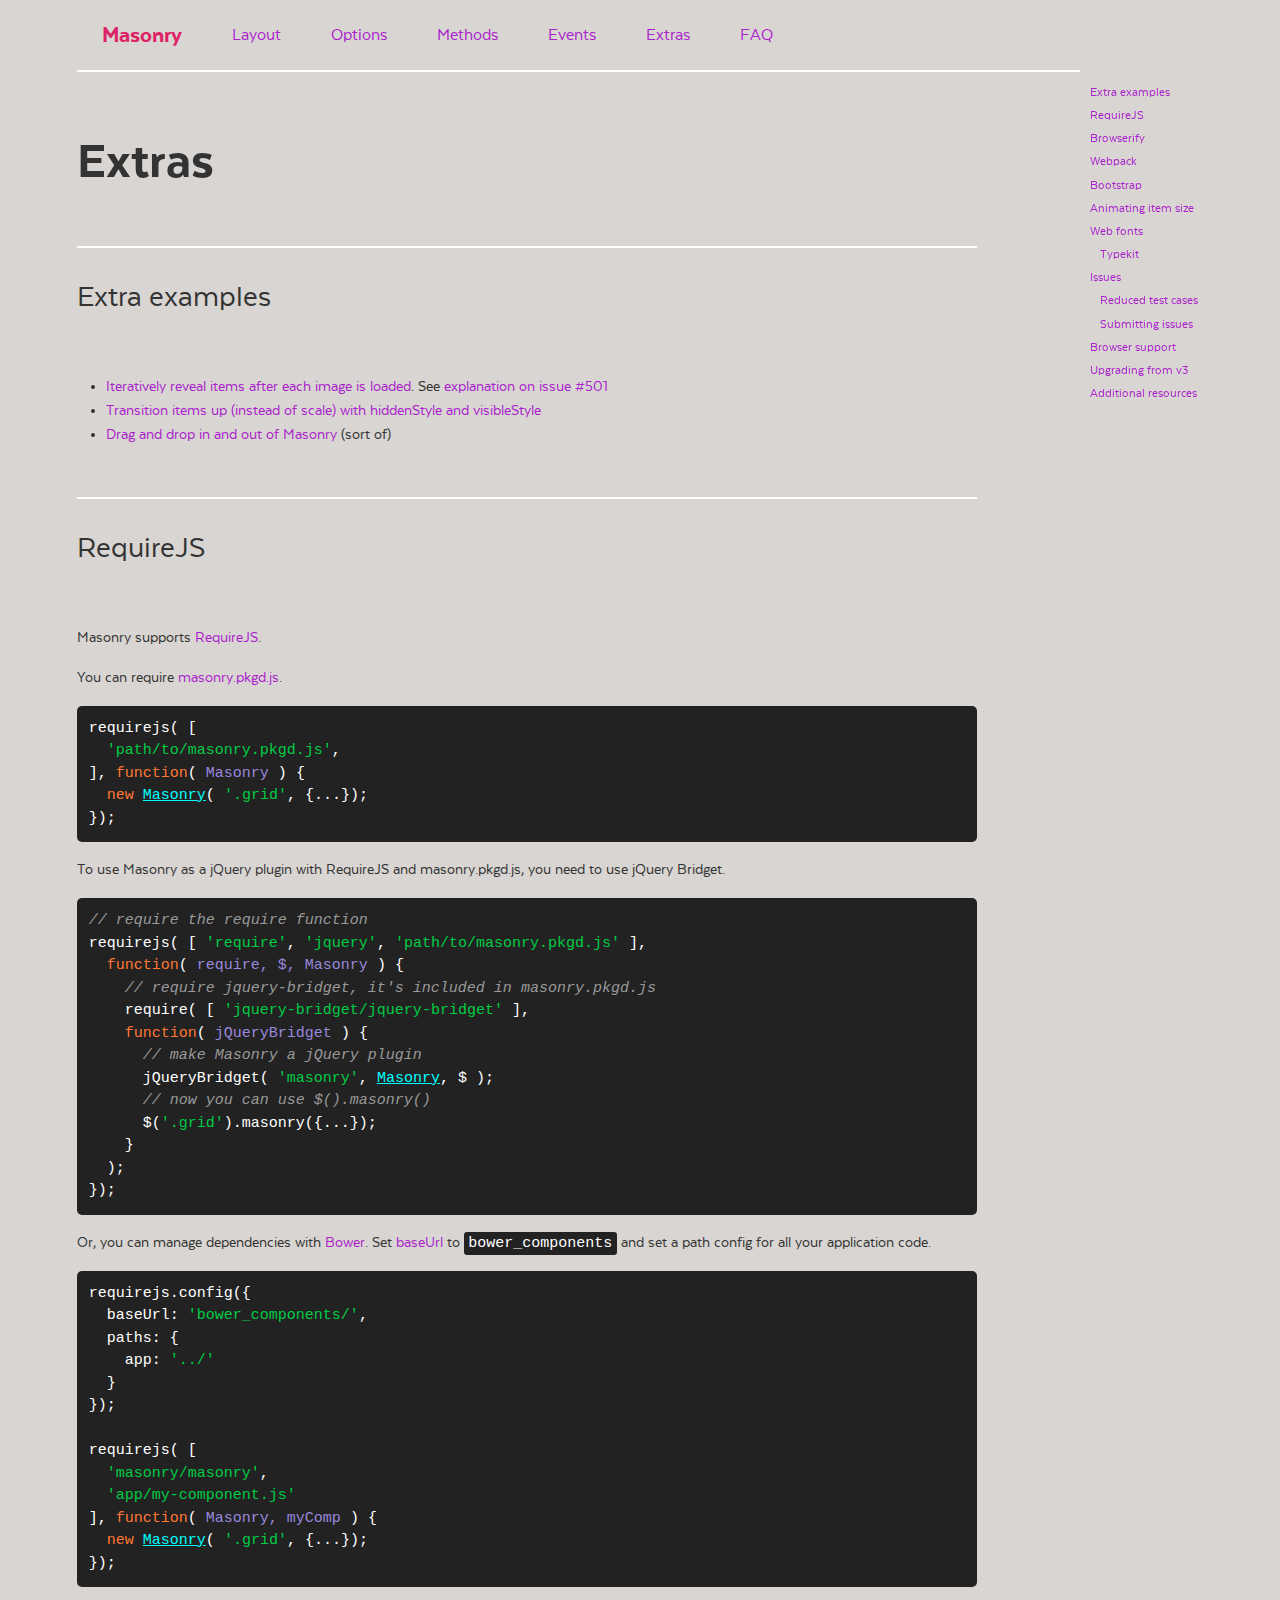
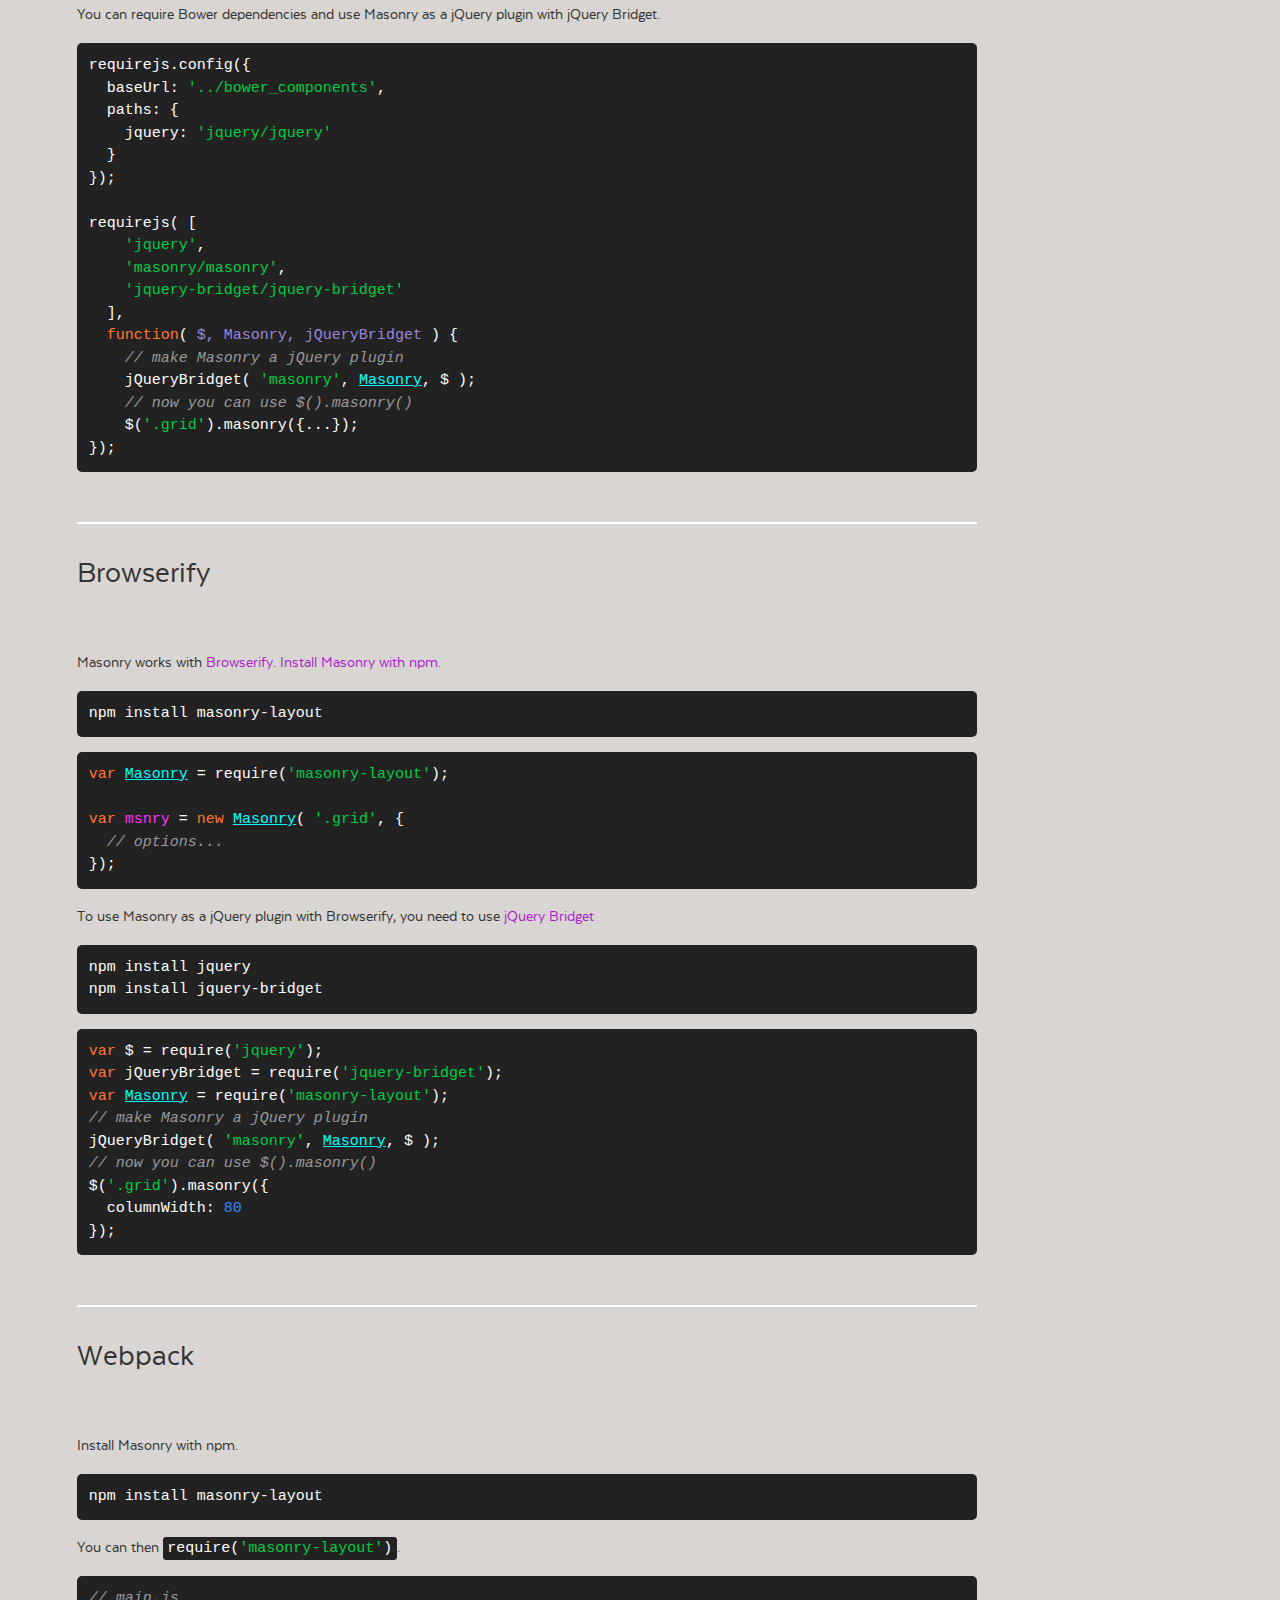
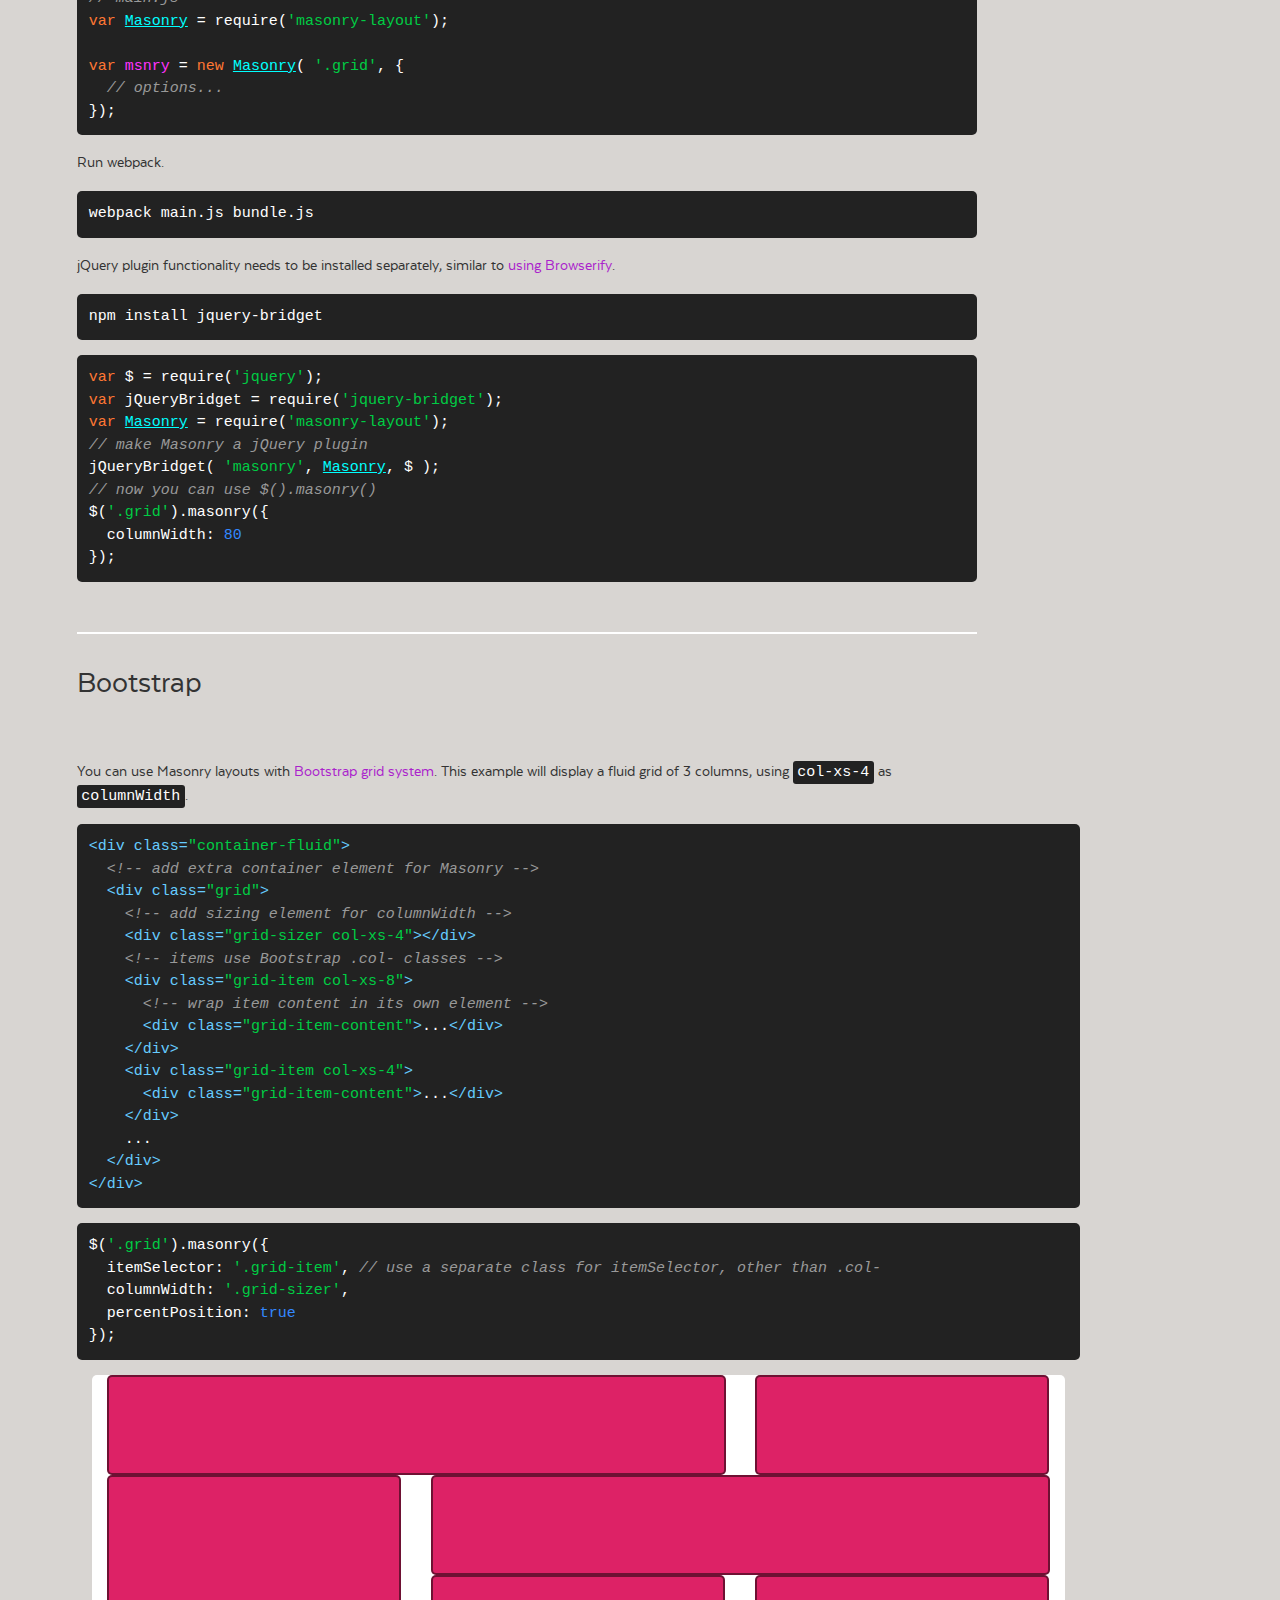
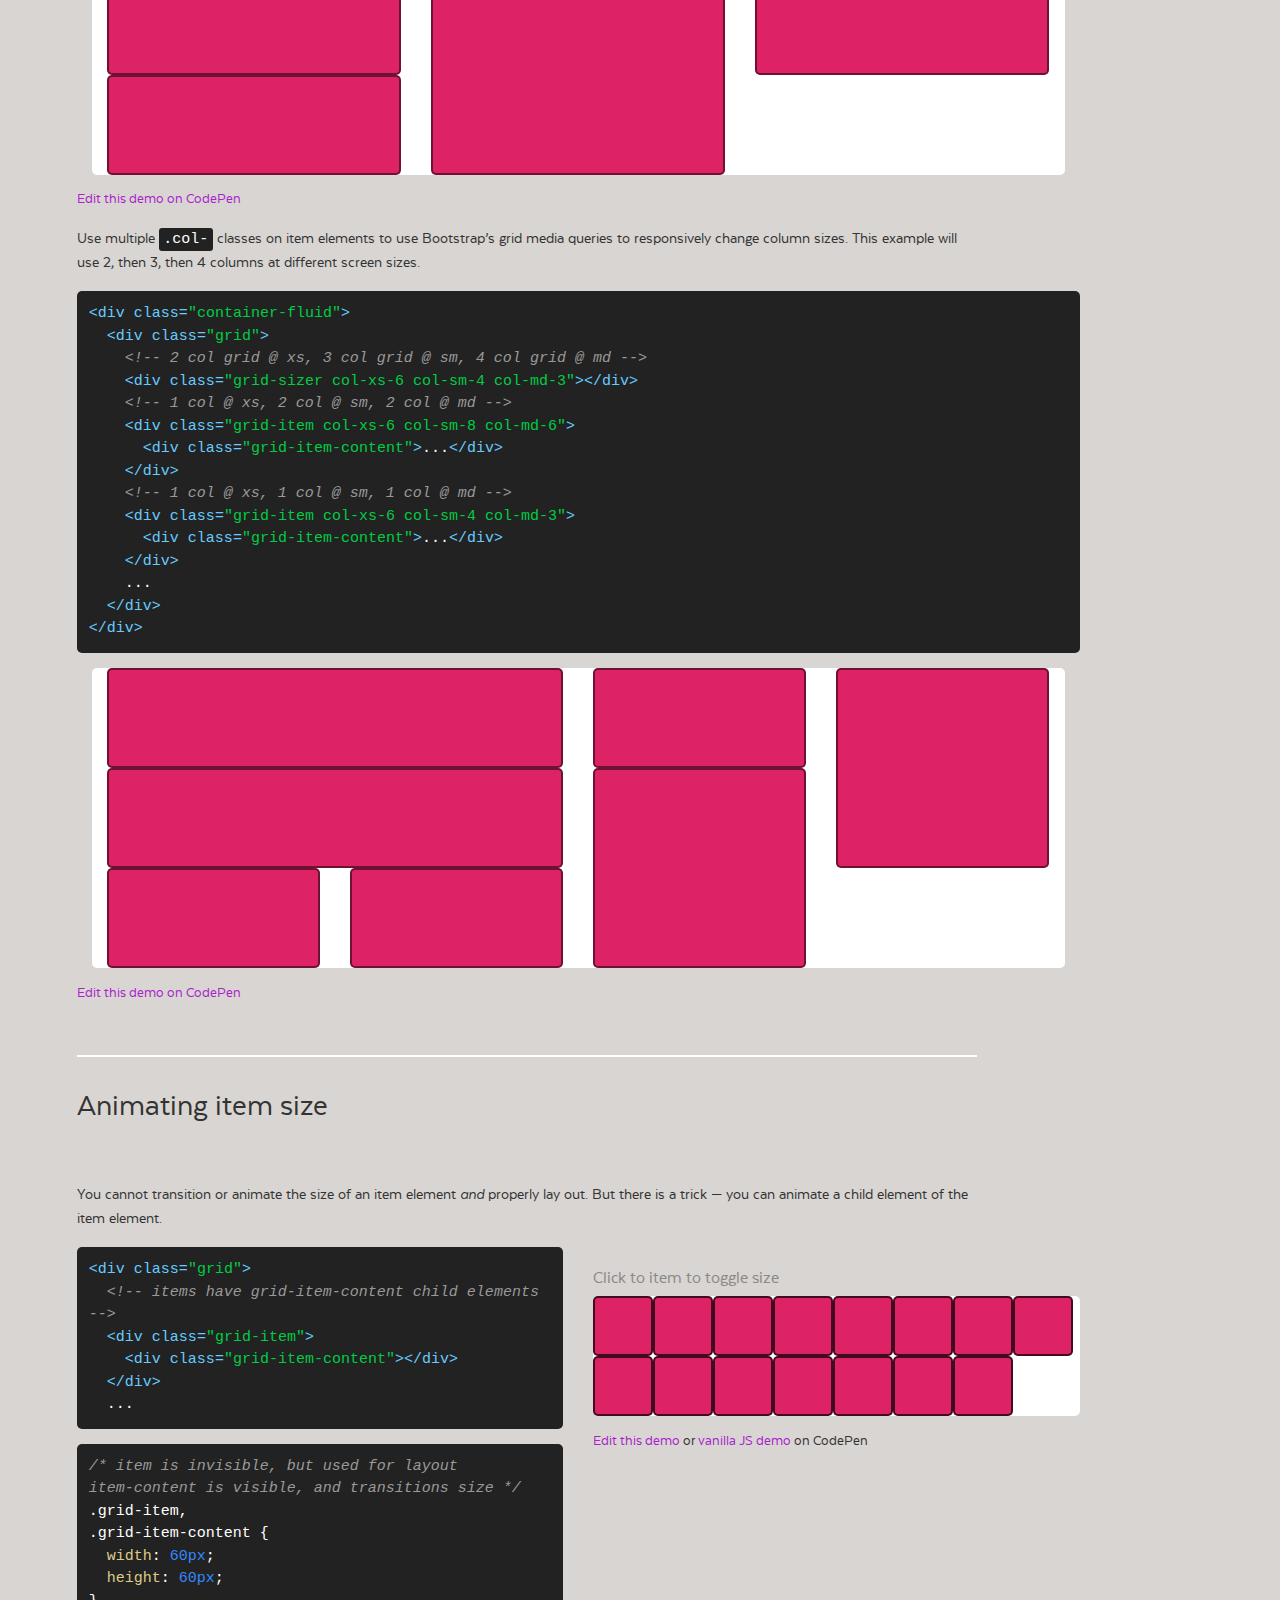
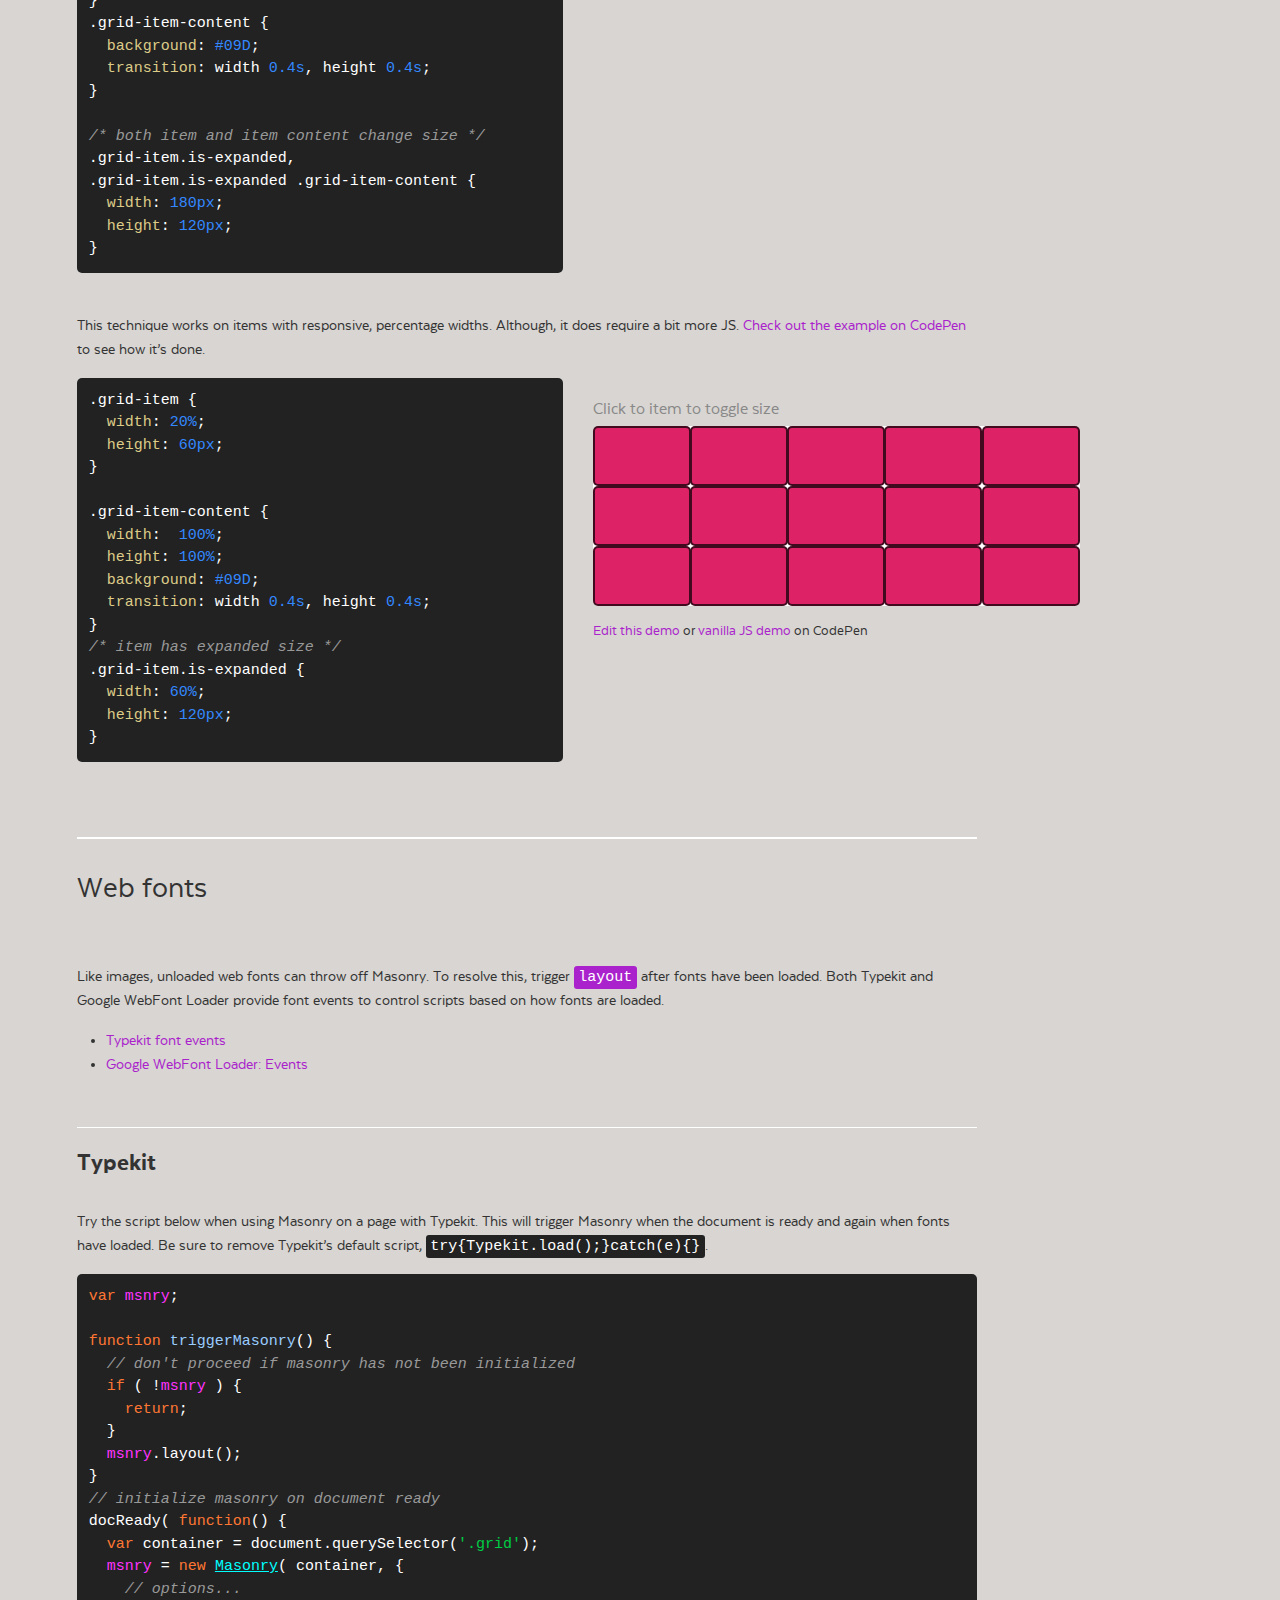
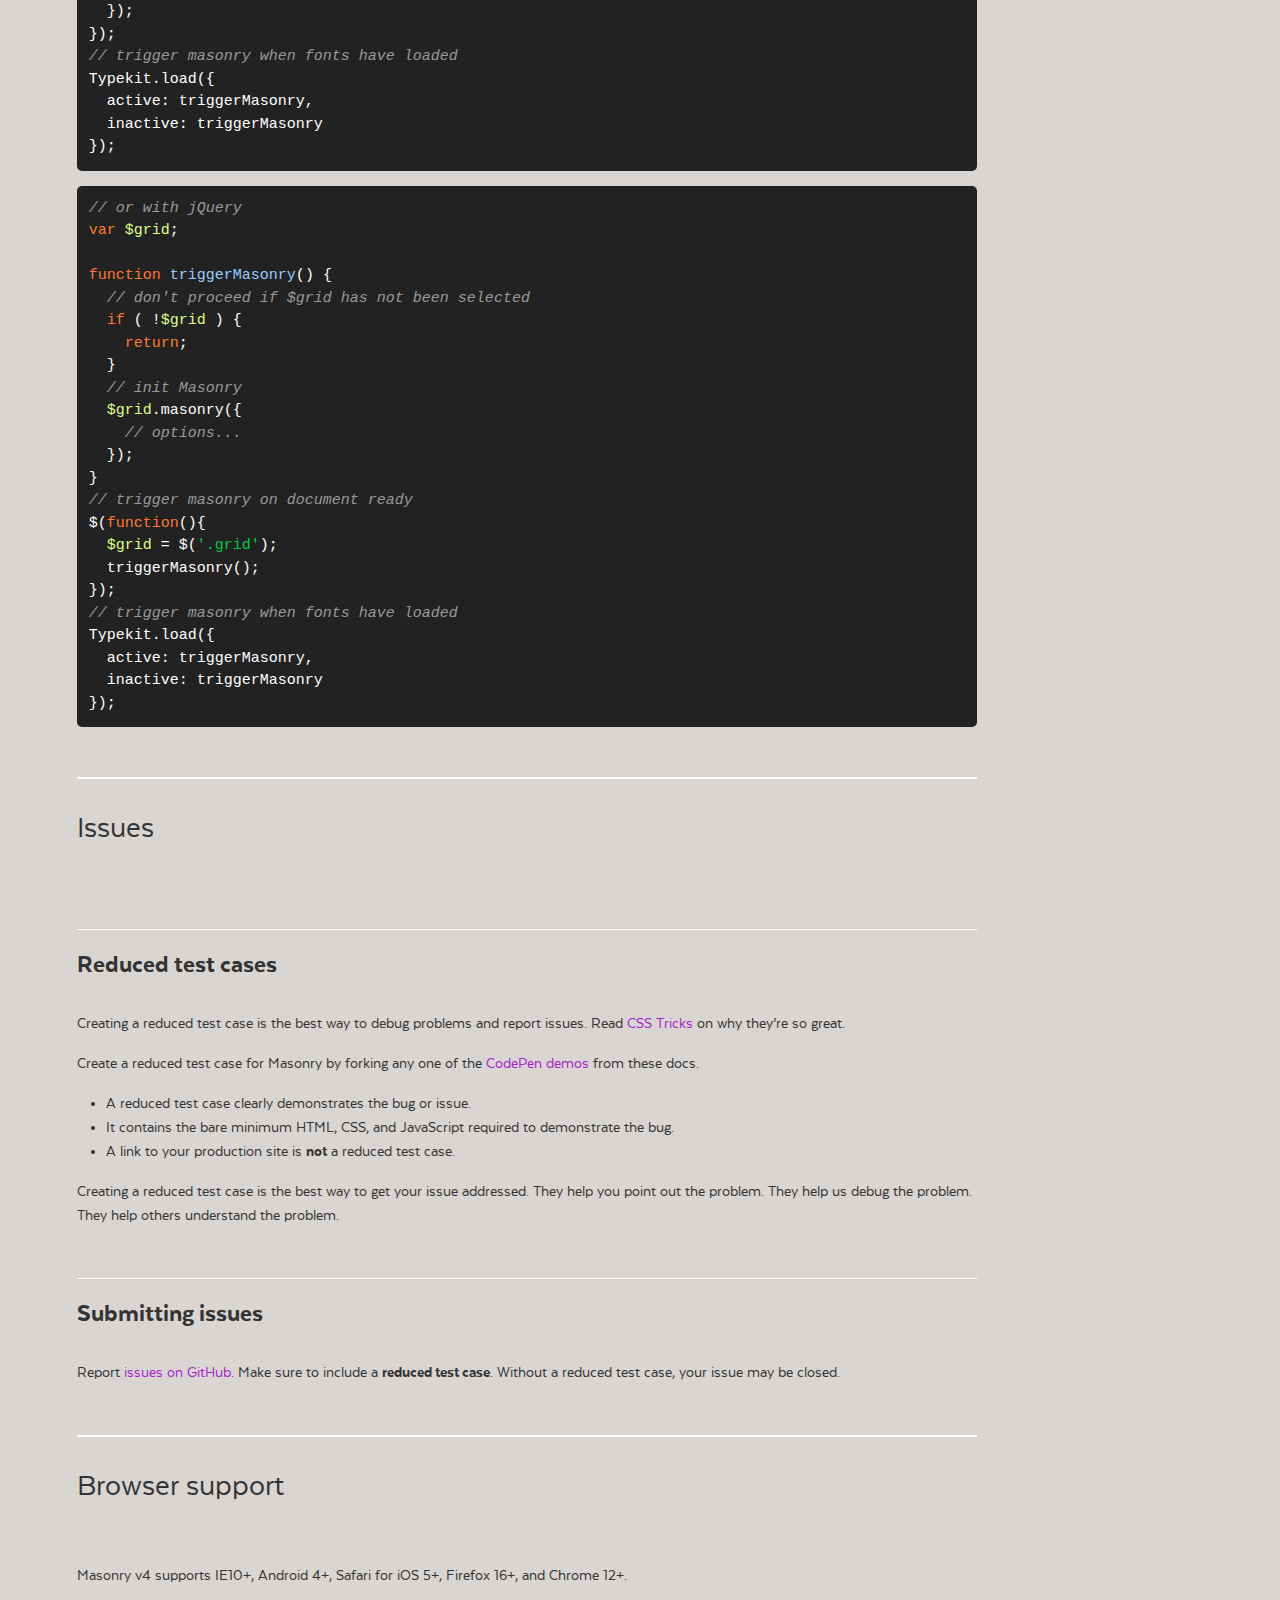
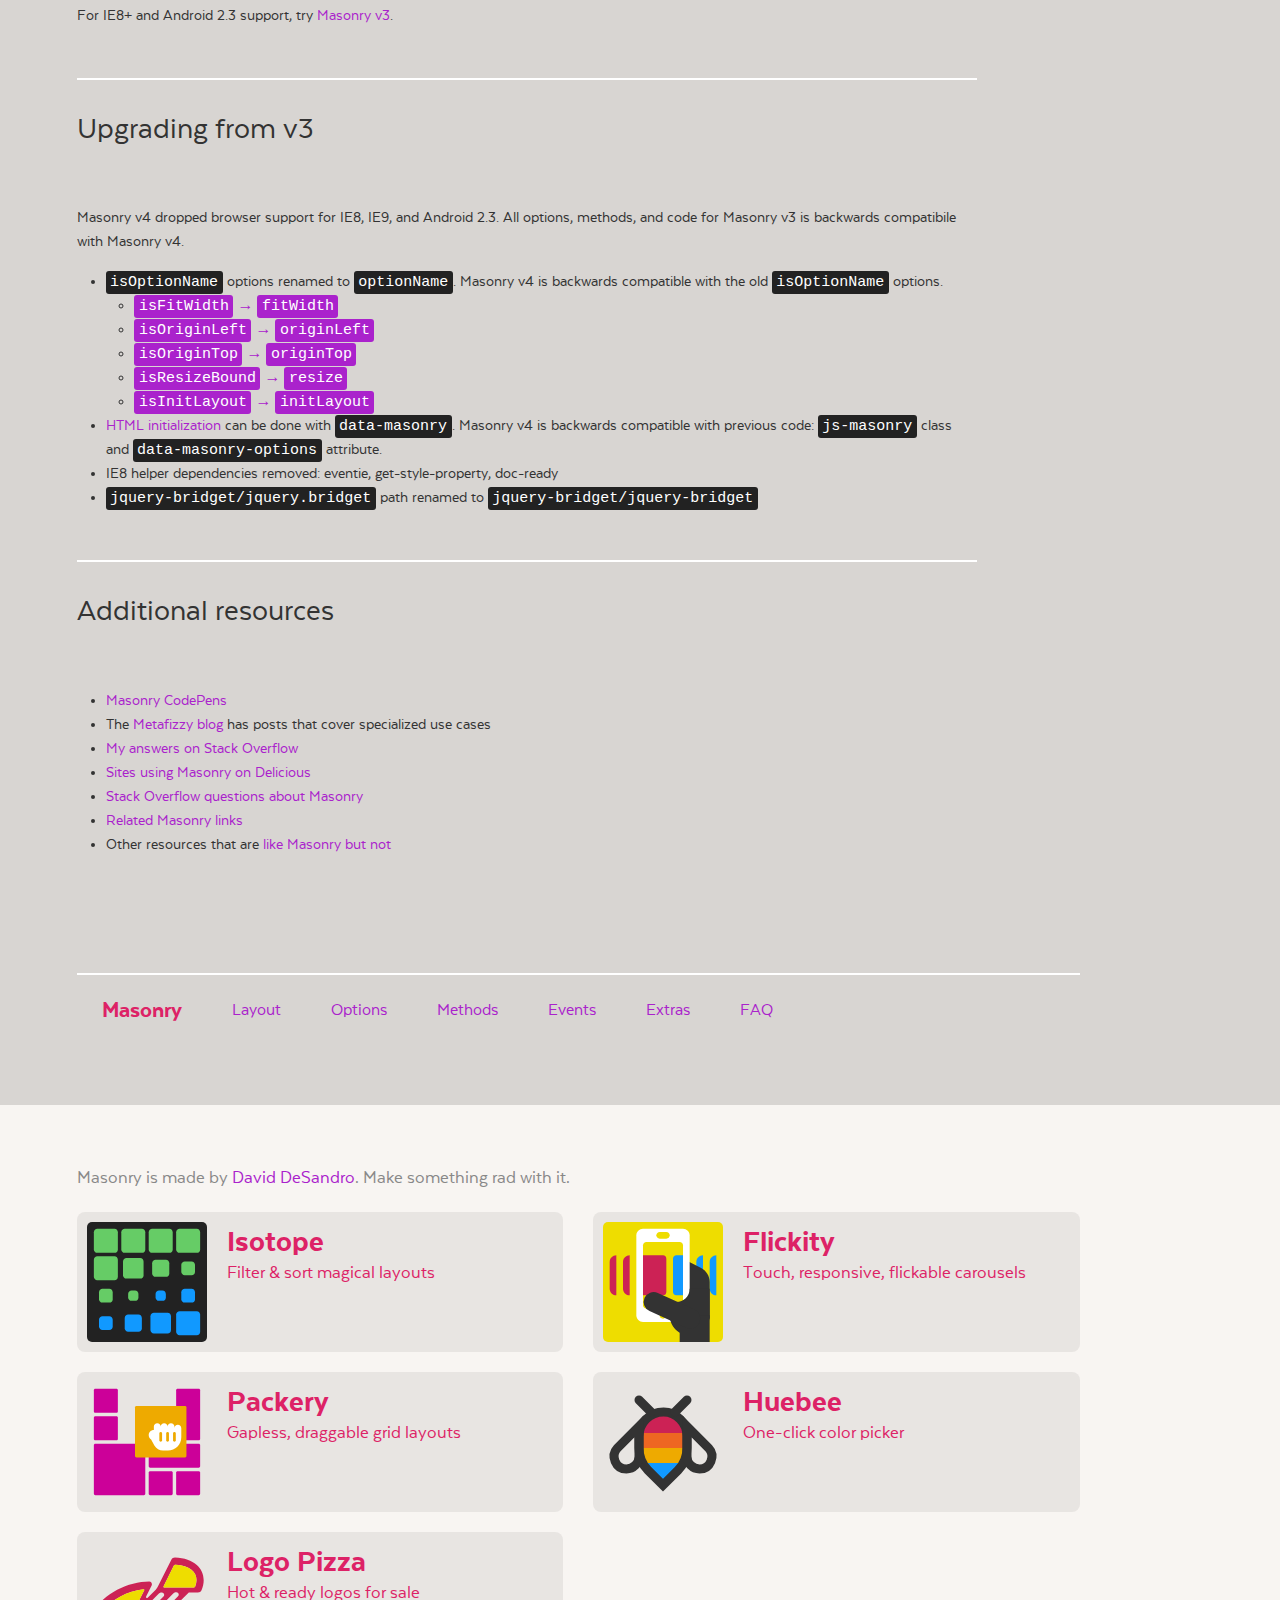
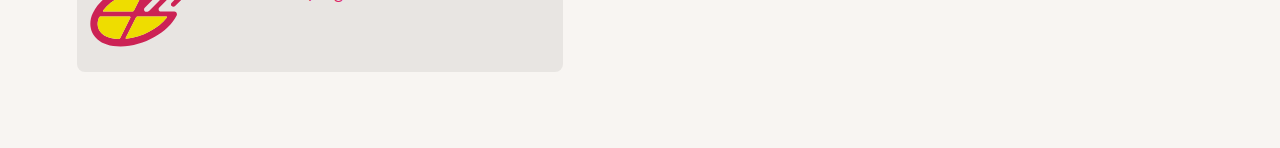
<file: 0/masonry-docs(1)/masonry-docs/extras.html>
<!doctype html>
<html class="export" lang="en">
<head>
  <meta charset="utf-8">
  <meta http-equiv="X-UA-Compatible" content="IE=edge,chrome=1">
  <meta name="viewport" content="width=device-width">
  <meta name="description" content="Cascading grid layout library">

  <title>Masonry &#xB7; Extras</title>

    <link rel="stylesheet" href="css/masonry-docs.css" media="screen">

</head>
<body class="page--" data-page="">

  <div class="site-nav">
    <div class="container">
      <ol class="site-nav__list">
        <li class="site-nav__item site-nav__item--homepage">
          <a href=".">Masonry</a></li>
        <li class="site-nav__item site-nav__item--layout">
          <a href="layout.html">Layout</a></li>
        <li class="site-nav__item site-nav__item--options">
          <a href="options.html">Options</a></li>
        <li class="site-nav__item site-nav__item--methods">
          <a href="methods.html">Methods</a></li>
        <li class="site-nav__item site-nav__item--events">
          <a href="events.html">Events</a></li>
        <li class="site-nav__item site-nav__item--extras">
          <a href="extras.html">Extras</a></li>
        <li class="site-nav__item site-nav__item--faq">
          <a href="faq.html">FAQ</a></li>
      </ol>
    </div>
  </div>


  <div id="content" class="content container">

      <h1>Extras</h1>

    <ul class="page-nav">
<li class="page-nav__item page-nav__item--h2"><a href="#extra-examples">Extra examples</a></li>
<li class="page-nav__item page-nav__item--h2"><a href="#requirejs">RequireJS</a></li>
<li class="page-nav__item page-nav__item--h2"><a href="#browserify">Browserify</a></li>
<li class="page-nav__item page-nav__item--h2"><a href="#webpack">Webpack</a></li>
<li class="page-nav__item page-nav__item--h2"><a href="#bootstrap">Bootstrap</a></li>
<li class="page-nav__item page-nav__item--h2"><a href="#animating-item-size">Animating item size</a></li>
<li class="page-nav__item page-nav__item--h2"><a href="#web-fonts">Web fonts</a></li>
<li class="page-nav__item page-nav__item--h3"><a href="#typekit">Typekit</a></li>
<li class="page-nav__item page-nav__item--h2"><a href="#issues">Issues</a></li>
<li class="page-nav__item page-nav__item--h3"><a href="#reduced-test-cases">Reduced test cases</a></li>
<li class="page-nav__item page-nav__item--h3"><a href="#submitting-issues">Submitting issues</a></li>
<li class="page-nav__item page-nav__item--h2"><a href="#browser-support">Browser support</a></li>
<li class="page-nav__item page-nav__item--h2"><a href="#upgrading-from-v3">Upgrading from v3</a></li>
<li class="page-nav__item page-nav__item--h2"><a href="#additional-resources">Additional resources</a></li>
</ul>



<h2 id="extra-examples">Extra examples</h2>

<ul>
  <li><a href="http://codepen.io/desandro/pen/kwsJb">Iteratively reveal items after each image is loaded</a>. See <a href="https://github.com/desandro/masonry/issues/501#issuecomment-34583942">explanation on issue #501</a></li>
  <li><a href="http://codepen.io/desandro/pen/bqvLaZ/">Transition items up (instead of scale) with hiddenStyle and visibleStyle</a></li>
  <li><a href="http://codepen.io/desandro/pen/btHyq">Drag and drop in and out of Masonry</a> (sort of)</li>
</ul>


<h2 id="requirejs">RequireJS</h2>

<p>Masonry supports <a href="http://requirejs.org">RequireJS</a>.</p>

<p>You can require <a href="masonry.pkgd.js">masonry.pkgd.js</a>.</p>

<pre><code class="js">requirejs( [
  <span class="string">&apos;path/to/masonry.pkgd.js&apos;</span>,
], <span class="function"><span class="keyword">function</span>(<span class="params"> Masonry </span>) </span>{
  <span class="keyword">new</span> <span class="masonry_keyword">Masonry</span>( <span class="string">&apos;.grid&apos;</span>, {...});
});
</code></pre>

<p id="requirejs-pkgd-jquery">To use Masonry as a jQuery plugin with RequireJS and masonry.pkgd.js, you need to use jQuery Bridget.</p>


<pre><code class="js"><span class="comment">// require the require function</span>
requirejs( [ <span class="string">&apos;require&apos;</span>, <span class="string">&apos;jquery&apos;</span>, <span class="string">&apos;path/to/masonry.pkgd.js&apos;</span> ],
  <span class="function"><span class="keyword">function</span>(<span class="params"> require, $, Masonry </span>) </span>{
    <span class="comment">// require jquery-bridget, it&apos;s included in masonry.pkgd.js</span>
    <span class="built_in">require</span>( [ <span class="string">&apos;jquery-bridget/jquery-bridget&apos;</span> ],
    <span class="function"><span class="keyword">function</span>(<span class="params"> jQueryBridget </span>) </span>{
      <span class="comment">// make Masonry a jQuery plugin</span>
      jQueryBridget( <span class="string">&apos;masonry&apos;</span>, <span class="masonry_keyword">Masonry</span>, $ );
      <span class="comment">// now you can use $().masonry()</span>
      $(<span class="string">&apos;.grid&apos;</span>).masonry({...});
    }
  );
});
</code></pre>

<p id="requirejs-bower">Or, you can manage dependencies with <a href="http://bower.io">Bower</a>. Set <a href="http://requirejs.org/docs/api.html#config-baseUrl">baseUrl</a> to <code>bower_components</code> and set a path config for all your application code.</p>

<pre><code class="js">requirejs.config({
  <span class="attr">baseUrl</span>: <span class="string">&apos;bower_components/&apos;</span>,
  <span class="attr">paths</span>: {
    <span class="attr">app</span>: <span class="string">&apos;../&apos;</span>
  }
});

requirejs( [
  <span class="string">&apos;masonry/masonry&apos;</span>,
  <span class="string">&apos;app/my-component.js&apos;</span>
], <span class="function"><span class="keyword">function</span>(<span class="params"> Masonry, myComp </span>) </span>{
  <span class="keyword">new</span> <span class="masonry_keyword">Masonry</span>( <span class="string">&apos;.grid&apos;</span>, {...});
});
</code></pre>

<p id="requirejs-bower-jquery">You can require Bower dependencies and use Masonry as a jQuery plugin with jQuery Bridget.</p>

<pre><code class="js">requirejs.config({
  <span class="attr">baseUrl</span>: <span class="string">&apos;../bower_components&apos;</span>,
  <span class="attr">paths</span>: {
    <span class="attr">jquery</span>: <span class="string">&apos;jquery/jquery&apos;</span>
  }
});

requirejs( [
    <span class="string">&apos;jquery&apos;</span>,
    <span class="string">&apos;masonry/masonry&apos;</span>,
    <span class="string">&apos;jquery-bridget/jquery-bridget&apos;</span>
  ],
  <span class="function"><span class="keyword">function</span>(<span class="params"> $, Masonry, jQueryBridget </span>) </span>{
    <span class="comment">// make Masonry a jQuery plugin</span>
    jQueryBridget( <span class="string">&apos;masonry&apos;</span>, <span class="masonry_keyword">Masonry</span>, $ );
    <span class="comment">// now you can use $().masonry()</span>
    $(<span class="string">&apos;.grid&apos;</span>).masonry({...});
});
</code></pre>


<h2 id="browserify">Browserify</h2>

<p>Masonry works with <a href="http://browserify.org">Browserify</a>. <a href="https://www.npmjs.org/package/masonry-layout">Install Masonry with npm</a>.</p>

<pre><code>npm install masonry-layout
</code></pre>

<pre><code class="js"><span class="keyword">var</span> <span class="masonry_keyword">Masonry</span> = <span class="built_in">require</span>(<span class="string">&apos;masonry-layout&apos;</span>);

<span class="keyword">var</span> <span class="masonry_var">msnry</span> = <span class="keyword">new</span> <span class="masonry_keyword">Masonry</span>( <span class="string">&apos;.grid&apos;</span>, {
  <span class="comment">// options...</span>
});
</code></pre>

<p id="browserify-jquery">To use Masonry as a jQuery plugin with Browserify, you need to use <a href="https://www.npmjs.org/package/jquery-bridget">jQuery Bridget</a></p>

<pre><code>npm install jquery
npm install jquery-bridget
</code></pre>

<pre><code class="js"><span class="keyword">var</span> $ = <span class="built_in">require</span>(<span class="string">&apos;jquery&apos;</span>);
<span class="keyword">var</span> jQueryBridget = <span class="built_in">require</span>(<span class="string">&apos;jquery-bridget&apos;</span>);
<span class="keyword">var</span> <span class="masonry_keyword">Masonry</span> = <span class="built_in">require</span>(<span class="string">&apos;masonry-layout&apos;</span>);
<span class="comment">// make Masonry a jQuery plugin</span>
jQueryBridget( <span class="string">&apos;masonry&apos;</span>, <span class="masonry_keyword">Masonry</span>, $ );
<span class="comment">// now you can use $().masonry()</span>
$(<span class="string">&apos;.grid&apos;</span>).masonry({
  <span class="attr">columnWidth</span>: <span class="number">80</span>
});
</code></pre>


<h2 id="webpack">Webpack</h2>

<p>Install Masonry with npm.</p>

<pre><code class="bash">npm install masonry-layout
</code></pre>

<p>You can then <code>require(<span class="string">&apos;masonry-layout&apos;</span>)</code>.</p>

<pre><code class="js"><span class="comment">// main.js</span>
<span class="keyword">var</span> <span class="masonry_keyword">Masonry</span> = <span class="built_in">require</span>(<span class="string">&apos;masonry-layout&apos;</span>);

<span class="keyword">var</span> <span class="masonry_var">msnry</span> = <span class="keyword">new</span> <span class="masonry_keyword">Masonry</span>( <span class="string">&apos;.grid&apos;</span>, {
  <span class="comment">// options...</span>
});
</code></pre>

<p>Run webpack.</p>


<pre><code class="bash">webpack main.js bundle.js
</code></pre>

<p>jQuery plugin functionality needs to be installed separately, similar to <a href="#browserify">using Browserify</a>.</p>

<pre><code class="bash">npm install jquery-bridget
</code></pre>

<pre><code class="js"><span class="keyword">var</span> $ = <span class="built_in">require</span>(<span class="string">&apos;jquery&apos;</span>);
<span class="keyword">var</span> jQueryBridget = <span class="built_in">require</span>(<span class="string">&apos;jquery-bridget&apos;</span>);
<span class="keyword">var</span> <span class="masonry_keyword">Masonry</span> = <span class="built_in">require</span>(<span class="string">&apos;masonry-layout&apos;</span>);
<span class="comment">// make Masonry a jQuery plugin</span>
jQueryBridget( <span class="string">&apos;masonry&apos;</span>, <span class="masonry_keyword">Masonry</span>, $ );
<span class="comment">// now you can use $().masonry()</span>
$(<span class="string">&apos;.grid&apos;</span>).masonry({
  <span class="attr">columnWidth</span>: <span class="number">80</span>
});
</code></pre>


<h2 id="bootstrap">Bootstrap</h2>

<p>You can use Masonry layouts with <a href="http://getbootstrap.com/css/#grid">Bootstrap grid system</a>. This example will display a fluid grid of 3 columns, using <code>col-xs-4</code> as <code>columnWidth</code>.</p>

<div class="example">
  <div class="example__code">
<pre><code class="html"><span class="tag">&lt;<span class="name">div</span> <span class="attr">class</span>=<span class="string">&quot;container-fluid&quot;</span>&gt;</span>
  <span class="comment">&lt;!-- add extra container element for Masonry --&gt;</span>
  <span class="tag">&lt;<span class="name">div</span> <span class="attr">class</span>=<span class="string">&quot;grid&quot;</span>&gt;</span>
    <span class="comment">&lt;!-- add sizing element for columnWidth --&gt;</span>
    <span class="tag">&lt;<span class="name">div</span> <span class="attr">class</span>=<span class="string">&quot;grid-sizer col-xs-4&quot;</span>&gt;</span><span class="tag">&lt;/<span class="name">div</span>&gt;</span>
    <span class="comment">&lt;!-- items use Bootstrap .col- classes --&gt;</span>
    <span class="tag">&lt;<span class="name">div</span> <span class="attr">class</span>=<span class="string">&quot;grid-item col-xs-8&quot;</span>&gt;</span>
      <span class="comment">&lt;!-- wrap item content in its own element --&gt;</span>
      <span class="tag">&lt;<span class="name">div</span> <span class="attr">class</span>=<span class="string">&quot;grid-item-content&quot;</span>&gt;</span>...<span class="tag">&lt;/<span class="name">div</span>&gt;</span>
    <span class="tag">&lt;/<span class="name">div</span>&gt;</span>
    <span class="tag">&lt;<span class="name">div</span> <span class="attr">class</span>=<span class="string">&quot;grid-item col-xs-4&quot;</span>&gt;</span>
      <span class="tag">&lt;<span class="name">div</span> <span class="attr">class</span>=<span class="string">&quot;grid-item-content&quot;</span>&gt;</span>...<span class="tag">&lt;/<span class="name">div</span>&gt;</span>
    <span class="tag">&lt;/<span class="name">div</span>&gt;</span>
    ...
  <span class="tag">&lt;/<span class="name">div</span>&gt;</span>
<span class="tag">&lt;/<span class="name">div</span>&gt;</span>
</code></pre>

<pre><code class="js">$(<span class="string">&apos;.grid&apos;</span>).masonry({
  <span class="attr">itemSelector</span>: <span class="string">&apos;.grid-item&apos;</span>, <span class="comment">// use a separate class for itemSelector, other than .col-</span>
  columnWidth: <span class="string">&apos;.grid-sizer&apos;</span>,
  <span class="attr">percentPosition</span>: <span class="literal">true</span>
});
</code></pre>
  </div>
  <div class="example__demo">
  
    <div class="bootstrap-3__container-fluid">
      <div class="grid js-masonry" data-masonry-options="{ &quot;itemSelector&quot;: &quot;.bootstrap-3__grid-item&quot;, &quot;columnWidth&quot;: &quot;.grid-sizer&quot;, &quot;percentPosition&quot;: true }">
        <div class="grid-sizer bootstrap-3__col-xs-4"></div>
        <div class="bootstrap-3__grid-item bootstrap-3__col-xs-8">
          <div class="bootstrap-3__grid-item-content"></div>
        </div>
        <div class="bootstrap-3__grid-item bootstrap-3__col-xs-4">
          <div class="bootstrap-3__grid-item-content"></div>
        </div>
        <div class="bootstrap-3__grid-item bootstrap-3__col-xs-4">
          <div class="bootstrap-3__grid-item-content bootstrap-3__grid-item-content--height2"></div>
        </div>
        <div class="bootstrap-3__grid-item bootstrap-3__col-xs-8">
          <div class="bootstrap-3__grid-item-content"></div>
        </div>
        <div class="bootstrap-3__grid-item bootstrap-3__col-xs-4">
          <div class="bootstrap-3__grid-item-content bootstrap-3__grid-item-content--height2"></div>
        </div>
        <div class="bootstrap-3__grid-item bootstrap-3__col-xs-4">
          <div class="bootstrap-3__grid-item-content"></div>
        </div>
        <div class="bootstrap-3__grid-item bootstrap-3__col-xs-4">
          <div class="bootstrap-3__grid-item-content"></div>
        </div>
      </div>
  
    </div>
  
    <p class="edit-demo">
        <a href="http://codepen.io/desandro/pen/eJJEXd">Edit this demo on CodePen</a>
    </p>
  </div>
</div>

<p>Use multiple <code>.col-</code> classes on item elements to use Bootstrap&#x2019;s grid media queries to responsively change column sizes. This example will use 2, then 3, then 4 columns at different screen sizes.</p>

<div class="example">
  <div class="example__code">
<pre><code class="html"><span class="tag">&lt;<span class="name">div</span> <span class="attr">class</span>=<span class="string">&quot;container-fluid&quot;</span>&gt;</span>
  <span class="tag">&lt;<span class="name">div</span> <span class="attr">class</span>=<span class="string">&quot;grid&quot;</span>&gt;</span>
    <span class="comment">&lt;!-- 2 col grid @ xs, 3 col grid @ sm, 4 col grid @ md --&gt;</span>
    <span class="tag">&lt;<span class="name">div</span> <span class="attr">class</span>=<span class="string">&quot;grid-sizer col-xs-6 col-sm-4 col-md-3&quot;</span>&gt;</span><span class="tag">&lt;/<span class="name">div</span>&gt;</span>
    <span class="comment">&lt;!-- 1 col @ xs, 2 col @ sm, 2 col @ md --&gt;</span>
    <span class="tag">&lt;<span class="name">div</span> <span class="attr">class</span>=<span class="string">&quot;grid-item col-xs-6 col-sm-8 col-md-6&quot;</span>&gt;</span>
      <span class="tag">&lt;<span class="name">div</span> <span class="attr">class</span>=<span class="string">&quot;grid-item-content&quot;</span>&gt;</span>...<span class="tag">&lt;/<span class="name">div</span>&gt;</span>
    <span class="tag">&lt;/<span class="name">div</span>&gt;</span>
    <span class="comment">&lt;!-- 1 col @ xs, 1 col @ sm, 1 col @ md --&gt;</span>
    <span class="tag">&lt;<span class="name">div</span> <span class="attr">class</span>=<span class="string">&quot;grid-item col-xs-6 col-sm-4 col-md-3&quot;</span>&gt;</span>
      <span class="tag">&lt;<span class="name">div</span> <span class="attr">class</span>=<span class="string">&quot;grid-item-content&quot;</span>&gt;</span>...<span class="tag">&lt;/<span class="name">div</span>&gt;</span>
    <span class="tag">&lt;/<span class="name">div</span>&gt;</span>
    ...
  <span class="tag">&lt;/<span class="name">div</span>&gt;</span>
<span class="tag">&lt;/<span class="name">div</span>&gt;</span>
</code></pre>
  </div>
  <div class="example__demo">
  
    <div class="bootstrap-3__container-fluid">
      <div class="grid js-masonry" data-masonry-options="{ &quot;itemSelector&quot;: &quot;.bootstrap-3__grid-item&quot;, &quot;columnWidth&quot;: &quot;.grid-sizer&quot;, &quot;percentPosition&quot;: true }">
        <div class="grid-sizer bootstrap-3__col-xs-6 bootstrap-3__col-sm-4 bootstrap-3__col-md-3"></div>
        <div class="bootstrap-3__grid-item bootstrap-3__col-xs-6 bootstrap-3__col-sm-8 bootstrap-3__col-md-6">
          <div class="bootstrap-3__grid-item-content"></div>
        </div>
        <div class="bootstrap-3__grid-item bootstrap-3__col-xs-6 bootstrap-3__col-sm-4 bootstrap-3__col-md-3">
          <div class="bootstrap-3__grid-item-content"></div>
        </div>
        <div class="bootstrap-3__grid-item bootstrap-3__col-xs-6 bootstrap-3__col-sm-4 bootstrap-3__col-md-3">
          <div class="bootstrap-3__grid-item-content bootstrap-3__grid-item-content--height2"></div>
        </div>
        <div class="bootstrap-3__grid-item bootstrap-3__col-xs-6 bootstrap-3__col-sm-8 bootstrap-3__col-md-6">
          <div class="bootstrap-3__grid-item-content"></div>
        </div>
        <div class="bootstrap-3__grid-item bootstrap-3__col-xs-6 bootstrap-3__col-sm-4 bootstrap-3__col-md-3">
          <div class="bootstrap-3__grid-item-content bootstrap-3__grid-item-content--height2"></div>
        </div>
        <div class="bootstrap-3__grid-item bootstrap-3__col-xs-6 bootstrap-3__col-sm-4 bootstrap-3__col-md-3">
          <div class="bootstrap-3__grid-item-content"></div>
        </div>
        <div class="bootstrap-3__grid-item bootstrap-3__col-xs-6 bootstrap-3__col-sm-4 bootstrap-3__col-md-3">
          <div class="bootstrap-3__grid-item-content"></div>
        </div>
      </div>
  
    </div>
  
    <p class="edit-demo">
        <a href="http://codepen.io/desandro/pen/vLLeJM">Edit this demo on CodePen</a>
    </p>
  </div>
</div>


<h2 id="animating-item-size">Animating item size</h2>

<p>You cannot transition or animate the size of an item element <em>and</em> properly lay out. But there is a trick &#x2014; you can animate a child element of the item element.</p>

<div class="duo example">
  <div class="duo__cell example__code">
<pre><code class="html"><span class="tag">&lt;<span class="name">div</span> <span class="attr">class</span>=<span class="string">&quot;grid&quot;</span>&gt;</span>
  <span class="comment">&lt;!-- items have grid-item-content child elements --&gt;</span>
  <span class="tag">&lt;<span class="name">div</span> <span class="attr">class</span>=<span class="string">&quot;grid-item&quot;</span>&gt;</span>
    <span class="tag">&lt;<span class="name">div</span> <span class="attr">class</span>=<span class="string">&quot;grid-item-content&quot;</span>&gt;</span><span class="tag">&lt;/<span class="name">div</span>&gt;</span>
  <span class="tag">&lt;/<span class="name">div</span>&gt;</span>
  ...
</code></pre>

<pre><code class="css"><span class="comment">/* item is invisible, but used for layout
item-content is visible, and transitions size */</span>
<span class="selector-class">.grid-item</span>,
<span class="selector-class">.grid-item-content</span> {
  <span class="attribute">width</span>: <span class="number">60px</span>;
  <span class="attribute">height</span>: <span class="number">60px</span>;
}
<span class="selector-class">.grid-item-content</span> {
  <span class="attribute">background</span>: <span class="number">#09D</span>;
  <span class="attribute">transition</span>: width <span class="number">0.4s</span>, height <span class="number">0.4s</span>;
}

<span class="comment">/* both item and item content change size */</span>
<span class="selector-class">.grid-item</span><span class="selector-class">.is-expanded</span>,
<span class="selector-class">.grid-item</span><span class="selector-class">.is-expanded</span> <span class="selector-class">.grid-item-content</span> {
  <span class="attribute">width</span>: <span class="number">180px</span>;
  <span class="attribute">height</span>: <span class="number">120px</span>;
}
</code></pre>
  </div>
  <div class="duo__cell example__demo" data-js="animate-item-size">
    <p class="instruction">Click to item to toggle size</p>
    <div class="grid">
      <div class="animate-item-size-item">
        <div class="animate-item-size-item__content"></div>
      </div>
      <div class="animate-item-size-item">
        <div class="animate-item-size-item__content"></div>
      </div>
      <div class="animate-item-size-item">
        <div class="animate-item-size-item__content"></div>
      </div>
      <div class="animate-item-size-item">
        <div class="animate-item-size-item__content"></div>
      </div>
      <div class="animate-item-size-item">
        <div class="animate-item-size-item__content"></div>
      </div>
      <div class="animate-item-size-item">
        <div class="animate-item-size-item__content"></div>
      </div>
      <div class="animate-item-size-item">
        <div class="animate-item-size-item__content"></div>
      </div>
      <div class="animate-item-size-item">
        <div class="animate-item-size-item__content"></div>
      </div>
      <div class="animate-item-size-item">
        <div class="animate-item-size-item__content"></div>
      </div>
      <div class="animate-item-size-item">
        <div class="animate-item-size-item__content"></div>
      </div>
      <div class="animate-item-size-item">
        <div class="animate-item-size-item__content"></div>
      </div>
      <div class="animate-item-size-item">
        <div class="animate-item-size-item__content"></div>
      </div>
      <div class="animate-item-size-item">
        <div class="animate-item-size-item__content"></div>
      </div>
      <div class="animate-item-size-item">
        <div class="animate-item-size-item__content"></div>
      </div>
      <div class="animate-item-size-item">
        <div class="animate-item-size-item__content"></div>
      </div>
    </div>
    <p class="edit-demo">
        <a href="http://codepen.io/desandro/pen/daKBo">Edit this demo</a>
        or <a href="http://codepen.io/desandro/pen/ILbJy">vanilla JS demo</a> on CodePen
    </p>
  </div>
</div>

<p>This technique works on items with responsive, percentage widths. Although, it does require a bit more JS. <a href="http://codepen.io/desandro/pen/jGJKL">Check out the example on CodePen</a> to see how it&#x2019;s done.</p>

<div class="duo example">
  <div class="duo__cell example__code">
<pre><code class="css"><span class="selector-class">.grid-item</span> {
  <span class="attribute">width</span>: <span class="number">20%</span>;
  <span class="attribute">height</span>: <span class="number">60px</span>;
}

<span class="selector-class">.grid-item-content</span> {
  <span class="attribute">width</span>:  <span class="number">100%</span>;
  <span class="attribute">height</span>: <span class="number">100%</span>;
  <span class="attribute">background</span>: <span class="number">#09D</span>;
  <span class="attribute">transition</span>: width <span class="number">0.4s</span>, height <span class="number">0.4s</span>;
}
<span class="comment">/* item has expanded size */</span>
<span class="selector-class">.grid-item</span><span class="selector-class">.is-expanded</span> {
  <span class="attribute">width</span>: <span class="number">60%</span>;
  <span class="attribute">height</span>: <span class="number">120px</span>;
}
</code></pre>
  </div>
  <div class="duo__cell example__demo" data-js="animate-item-size-responsive">
    <p class="instruction">Click to item to toggle size</p>
    <div class="grid grid--animate-item-size-responsive">
      <div class="grid-sizer"></div>
      <div class="animate-item-size-item">
        <div class="animate-item-size-item__content"></div>
      </div>
      <div class="animate-item-size-item">
        <div class="animate-item-size-item__content"></div>
      </div>
      <div class="animate-item-size-item">
        <div class="animate-item-size-item__content"></div>
      </div>
      <div class="animate-item-size-item">
        <div class="animate-item-size-item__content"></div>
      </div>
      <div class="animate-item-size-item">
        <div class="animate-item-size-item__content"></div>
      </div>
      <div class="animate-item-size-item">
        <div class="animate-item-size-item__content"></div>
      </div>
      <div class="animate-item-size-item">
        <div class="animate-item-size-item__content"></div>
      </div>
      <div class="animate-item-size-item">
        <div class="animate-item-size-item__content"></div>
      </div>
      <div class="animate-item-size-item">
        <div class="animate-item-size-item__content"></div>
      </div>
      <div class="animate-item-size-item">
        <div class="animate-item-size-item__content"></div>
      </div>
      <div class="animate-item-size-item">
        <div class="animate-item-size-item__content"></div>
      </div>
      <div class="animate-item-size-item">
        <div class="animate-item-size-item__content"></div>
      </div>
      <div class="animate-item-size-item">
        <div class="animate-item-size-item__content"></div>
      </div>
      <div class="animate-item-size-item">
        <div class="animate-item-size-item__content"></div>
      </div>
      <div class="animate-item-size-item">
        <div class="animate-item-size-item__content"></div>
      </div>
    </div>
    <p class="edit-demo">
        <a href="http://codepen.io/desandro/pen/JFpIB">Edit this demo</a>
        or <a href="http://codepen.io/desandro/pen/BnCqy">vanilla JS demo</a> on CodePen
    </p>
  </div>

</div>


<h2 id="web-fonts">Web fonts</h2>

<p>Like images, unloaded web fonts can throw off Masonry. To resolve this, trigger <a href="methods.html#layout"><code>layout</code></a> after fonts have been loaded. Both Typekit and Google WebFont Loader provide font events to control scripts based on how fonts are loaded.</p>

<ul>
  <li><a href="http://blog.typekit.com/2010/10/18/more-control-with-typekits-font-events/">Typekit font events</a></li>
  <li><a href="https://developers.google.com/webfonts/docs/webfont_loader#Events">Google WebFont Loader: Events</a></li>
</ul>

<h3 id="typekit">Typekit</h3>

<p>Try the script below when using Masonry on a page with Typekit. This will trigger Masonry when the document is ready and again when fonts have loaded. Be sure to remove Typekit&#x2019;s default script, <code>try{Typekit.load();}catch(e){}</code>.</p>

<pre><code class="js"><span class="keyword">var</span> <span class="masonry_var">msnry</span>;

<span class="function"><span class="keyword">function</span> <span class="title">triggerMasonry</span>(<span class="params"></span>) </span>{
  <span class="comment">// don&apos;t proceed if masonry has not been initialized</span>
  <span class="keyword">if</span> ( !<span class="masonry_var">msnry</span> ) {
    <span class="keyword">return</span>;
  }
  <span class="masonry_var">msnry</span>.layout();
}
<span class="comment">// initialize masonry on document ready</span>
docReady( <span class="function"><span class="keyword">function</span>(<span class="params"></span>) </span>{
  <span class="keyword">var</span> container = <span class="built_in">document</span>.querySelector(<span class="string">&apos;.grid&apos;</span>);
  <span class="masonry_var">msnry</span> = <span class="keyword">new</span> <span class="masonry_keyword">Masonry</span>( container, {
    <span class="comment">// options...</span>
  });
});
<span class="comment">// trigger masonry when fonts have loaded</span>
Typekit.load({
  <span class="attr">active</span>: triggerMasonry,
  <span class="attr">inactive</span>: triggerMasonry
});
</code></pre>

<pre><code class="js"><span class="comment">// or with jQuery</span>
<span class="keyword">var</span> <span class="jquery_var">$grid</span>;

<span class="function"><span class="keyword">function</span> <span class="title">triggerMasonry</span>(<span class="params"></span>) </span>{
  <span class="comment">// don&apos;t proceed if $grid has not been selected</span>
  <span class="keyword">if</span> ( !<span class="jquery_var">$grid</span> ) {
    <span class="keyword">return</span>;
  }
  <span class="comment">// init Masonry</span>
  <span class="jquery_var">$grid</span>.masonry({
    <span class="comment">// options...</span>
  });
}
<span class="comment">// trigger masonry on document ready</span>
$(<span class="function"><span class="keyword">function</span>(<span class="params"></span>)</span>{
  <span class="jquery_var">$grid</span> = $(<span class="string">&apos;.grid&apos;</span>);
  triggerMasonry();
});
<span class="comment">// trigger masonry when fonts have loaded</span>
Typekit.load({
  <span class="attr">active</span>: triggerMasonry,
  <span class="attr">inactive</span>: triggerMasonry
});
</code></pre>


<h2 id="issues">Issues</h2>

<h3 id="reduced-test-cases">Reduced test cases</h3>

<p>Creating a reduced test case is the best way to debug problems and report issues. Read <a href="http://css-tricks.com/reduced-test-cases/">CSS Tricks</a> on why they&#x2019;re so great.</p>

<p>Create a reduced test case for Masonry by forking any one of the <a href="http://codepen.io/desandro/tag/masonry-docs">CodePen demos</a> from these docs.</p>

<ul>
  <li>A reduced test case clearly demonstrates the bug or issue.</li>
  <li>It contains the bare minimum HTML, CSS, and JavaScript required to demonstrate the bug.</li>
  <li>A link to your production site is <b>not</b> a reduced test case.</li>
</ul>

<p>Creating a reduced test case is the best way to get your issue addressed. They help you point out the problem. They help us debug the problem. They help others understand the problem.</p>


<h3 id="submitting-issues">Submitting issues</h3>

<p>Report <a href="https://github.com/desandro/masonry/issues/">issues on GitHub</a>. Make sure to include a <strong>reduced test case</strong>. Without a reduced test case, your issue may be closed.</p>


<h2 id="browser-support">Browser support</h2>

<p>Masonry v4 supports IE10+, Android 4+, Safari for iOS 5+, Firefox 16+, and Chrome 12+.</p>

<p>For IE8+ and Android 2.3 support, try <a href="http://masonry.desandro.com/v2">Masonry v3</a>.</p>


<h2 id="upgrading-from-v3">Upgrading from v3</h2>

<p>Masonry v4 dropped browser support for IE8, IE9, and Android 2.3. All options, methods, and code for Masonry v3 is backwards compatibile with Masonry v4.</p>

<ul>
  <li><code>isOptionName</code> options renamed to <code>optionName</code>. Masonry v4 is backwards compatible with the old <code>isOptionName</code> options.
    <ul>
      <li><a href="options.html#fitwidth"><code>isFitWidth</code> &#x2192; <code>fitWidth</code></a></li>
      <li><a href="options.html#originleft"><code>isOriginLeft</code> &#x2192; <code>originLeft</code></a></li>
      <li><a href="options.html#origintop"><code>isOriginTop</code> &#x2192; <code>originTop</code></a></li>
      <li><a href="options.html#resize"><code>isResizeBound</code> &#x2192; <code>resize</code></a></li>
      <li><a href="options.html#initlayout"><code>isInitLayout</code> &#x2192; <code>initLayout</code></a></li>
    </ul>
  </li>
  <li><a href=".#initialize-in-html">HTML initialization</a> can be done with <code>data-masonry</code>.  Masonry v4 is backwards compatible with previous code: <code>js-masonry</code> class and <code>data-masonry-options</code>  attribute.</li>
  <li>IE8 helper dependencies removed: eventie, get-style-property, doc-ready</li>
  <li><code>jquery-bridget/jquery.bridget</code> path renamed to <code>jquery-bridget/jquery-bridget</code></li>
</ul>


<h2 id="additional-resources">Additional resources</h2>

<ul>
  <li><a href="http://codepen.io/desandro/tag/masonry/">Masonry CodePens</a></li>
  <li>The <a href="http://metafizzy.co/blog/">Metafizzy blog</a> has posts that cover specialized use cases</li>
  <li><a href="http://stackoverflow.com/users/182183/desandro?tab=answers">My answers on Stack Overflow</a></li>
  <li><a href="http://www.delicious.com/desandro/jquerymasonry">Sites using Masonry on Delicious</a></li>
  <li><a href="http://stackoverflow.com/search?q=masonry">Stack Overflow questions about Masonry</a></li>
  <li><a href="http://www.delicious.com/desandro/re:masonry">Related Masonry links</a></li>
  <li>Other resources that are <a href="http://www.delicious.com/desandro/likemasonrybutnot">like Masonry but not</a></li>
</ul>



  </div>

  <div class="site-nav">
    <div class="container">
      <ol class="site-nav__list">
        <li class="site-nav__item site-nav__item--homepage">
          <a href=".">Masonry</a></li>
        <li class="site-nav__item site-nav__item--layout">
          <a href="layout.html">Layout</a></li>
        <li class="site-nav__item site-nav__item--options">
          <a href="options.html">Options</a></li>
        <li class="site-nav__item site-nav__item--methods">
          <a href="methods.html">Methods</a></li>
        <li class="site-nav__item site-nav__item--events">
          <a href="events.html">Events</a></li>
        <li class="site-nav__item site-nav__item--extras">
          <a href="extras.html">Extras</a></li>
        <li class="site-nav__item site-nav__item--faq">
          <a href="faq.html">FAQ</a></li>
      </ol>
    </div>
  </div>

  <div class="site-footer">
    <div class="container">
  
      <p class="site-footer__copy">
        Masonry is made by <a href="http://desandro.com">David DeSandro</a>.
        Make something rad with it.
      </p>
  
      <div class="showcase">
      
        <ul class="showcase-item-list">
            <li class="showcase-item">
              <a class="showcase-item__link" href="http://isotope.metafizzy.co">
                <div class="showcase-item__image">
                    <svg class="isotope-illo" xmlns="http://www.w3.org/2000/svg" viewbox="0 0 350 350" width="100" height="100">
                      <path class="isotope-illo__color1" fill="#6C6" d="M80 170H30c-6 0-10-5-10-10v-50c0-6 5-10 10-10h50c6 0 10 5 10 10v50C90 166 86 170 80 170z"/>
                      <path class="isotope-illo__color1" fill="#6C6" d="M80 90H30c-6 0-10-5-10-10V30c0-6 5-10 10-10h50c6 0 10 5 10 10v50C90 86 86 90 80 90z"/>
                      <path class="isotope-illo__color1" fill="#6C6" d="M160 90h-50c-6 0-10-5-10-10V30c0-6 5-10 10-10h50c6 0 10 5 10 10v50C170 86 166 90 160 90z"/>
                      <path class="isotope-illo__color1" fill="#6C6" d="M240 90h-50c-6 0-10-5-10-10V30c0-6 5-10 10-10h50c6 0 10 5 10 10v50C250 86 246 90 240 90z"/>
                      <path class="isotope-illo__color1" fill="#6C6" d="M320 90h-50c-6 0-10-5-10-10V30c0-6 5-10 10-10h50c6 0 10 5 10 10v50C330 86 326 90 320 90z"/>
                      <path class="isotope-illo__color1" fill="#6C6" d="M155 165h-40c-6 0-10-5-10-10v-40c0-6 5-10 10-10h40c6 0 10 5 10 10v40 C165 161 161 165 155 165z"/>
                      <path class="isotope-illo__color1" fill="#6C6" d="M230 160h-30c-6 0-10-5-10-10v-30c0-6 5-10 10-10h30c6 0 10 5 10 10v30 C240 156 236 160 230 160z"/>
                      <path class="isotope-illo__color1" fill="#6C6" d="M305 155h-20c-6 0-10-5-10-10v-20c0-6 5-10 10-10h20c6 0 10 5 10 10v20 C315 151 311 155 305 155z"/>
                      <path class="isotope-illo__color1" fill="#6C6" d="M65 235H45c-6 0-10-5-10-10v-20c0-6 5-10 10-10h20c6 0 10 5 10 10v20C75 231 71 235 65 235z"/>
                      <path class="isotope-illo__color1" fill="#6C6" d="M140 230h-10c-6 0-10-5-10-10v-10c0-6 5-10 10-10h10c6 0 10 5 10 10v10 C150 226 146 230 140 230z"/>
                      <path class="isotope-illo__color2" fill="#19F" d="M305 235h-20c-6 0-10-5-10-10v-20c0-6 5-10 10-10h20c6 0 10 5 10 10v20 C315 231 311 235 305 235z"/>
                      <path class="isotope-illo__color2" fill="#19F" d="M65 315H45c-6 0-10-5-10-10v-20c0-6 5-10 10-10h20c6 0 10 5 10 10v20C75 311 71 315 65 315z"/>
                      <path class="isotope-illo__color2" fill="#19F" d="M150 320h-30c-6 0-10-5-10-10v-30c0-6 5-10 10-10h30c6 0 10 5 10 10v30 C160 316 156 320 150 320z"/>
                      <path class="isotope-illo__color2" fill="#19F" d="M220 230h-10c-6 0-10-5-10-10v-10c0-6 5-10 10-10h10c6 0 10 5 10 10v10 C230 226 226 230 220 230z"/>
                      <path class="isotope-illo__color2" fill="#19F" d="M235 325h-40c-6 0-10-5-10-10v-40c0-6 5-10 10-10h40c6 0 10 5 10 10v40 C245 321 241 325 235 325z"/>
                      <path class="isotope-illo__color2" fill="#19F" d="M320 330h-50c-6 0-10-5-10-10v-50c0-6 5-10 10-10h50c6 0 10 5 10 10v50 C330 326 326 330 320 330z"/>
                    </svg>
                </div>
                <div class="showcase-item__text">
                  <h3 class="showcase-item__title">Isotope</h3>
                  <p class="showcase-item__description">Filter &amp; sort magical layouts</p>
                </div>
              </a>
            </li>
      
            <li class="showcase-item">
              <a class="showcase-item__link" href="http://flickity.metafizzy.co">
                <div class="showcase-item__image">
                    <svg class="flickity-illo" xmlns="http://www.w3.org/2000/svg" viewbox="0 0 360 360" width="100" height="100">
                      <path class="flickity-illo__color1" fill="#19F" d="M300 220L300 220c-11 0-20-9-20-20v-80c0-11 9-20 20-20h0V220z"/>
                      <path class="flickity-illo__color1" fill="#19F" d="M340 220L340 220c-11 0-20-9-20-20v-80c0-11 9-20 20-20h0V220z"/>
                      <path class="flickity-illo__color2" fill="#333" d="M320 290V180c0-18-10-35-27-43L240 110v180H320z"/>
                      <path class="flickity-illo__color3" fill="white" d="M240 300H120c-11 0-20-9-20-20V40c0-11 9-20 20-20h120c11 0 20 9 20 20v240C260 291 251 300 240 300z"/>
                      <path class="flickity-illo__color4" fill="#ED0" d="M230 260H130c-6 0-10-5-10-10V70c0-6 5-10 10-10h100c6 0 10 5 10 10v180 C240 256 236 260 230 260z"/>
                      <path class="flickity-illo__color2" fill="#333" d="M260 200h60v81c0 32-26 59-59 59h0c-34 0-61-27-61-61V240h20 C242 240 260 222 260 200L260 200z"/>
                      <path class="flickity-illo__color5" fill="#C25" d="M180 220h-60V100h60c6 0 10 5 10 10v100C190 216 186 220 180 220z"/>
                      <path class="flickity-illo__color1" fill="#19F" d="M240 220h-20c-6 0-10-5-10-10V110c0-6 5-10 10-10h20V220z"/>
                      <rect class="flickity-illo__color2" fill="#333" x="230" y="280" width="90" height="80"/>
                      <circle class="flickity-illo__color4" fill="#ED0" cx="180" cy="280" r="10"/>
                      <line class="flickity-illo__thumb" stroke="#333" stroke-width="60" stroke-linecap="round" x1="262" y1="290" x2="152" y2="240"/>
                      <path class="flickity-illo__color4" fill="#ED0" d="M190 50h-20c-6 0-10-5-10-10v0c0-6 5-10 10-10h20c6 0 10 5 10 10v0C200 46 196 50 190 50z"/>
                      <path class="flickity-illo__color5" fill="#C25" d="M80 220L80 220c-11 0-20-9-20-20v-80c0-11 9-20 20-20h0V220z"/>
                      <path class="flickity-illo__color5" fill="#C25" d="M40 220L40 220c-11 0-20-9-20-20v-80c0-11 9-20 20-20h0V220z"/>
                    </svg>
                </div>
                <div class="showcase-item__text">
                  <h3 class="showcase-item__title">Flickity</h3>
                  <p class="showcase-item__description">Touch, responsive, flickable carousels</p>
                </div>
              </a>
            </li>
      
            <li class="showcase-item">
              <a class="showcase-item__link" href="http://packery.metafizzy.co">
                <div class="showcase-item__image">
                    <svg class="packery-illo" xmlns="http://www.w3.org/2000/svg" viewbox="0 0 700 700" width="100" height="100">
                      <path class="packery-illo__item" fill="#C09" d="M172 180H48c-4 0-8-4-8-8V48c0-4 4-8 8-8h124c4 0 8 4 8 8v124C180 176 176 180 172 180z"/>
                      <path class="packery-illo__item" fill="#C09" d="M172 340H48c-4 0-8-4-8-8V208c0-4 4-8 8-8h124c4 0 8 4 8 8v124C180 336 176 340 172 340z"/>
                      <path class="packery-illo__item" fill="#C09" d="M492 660H368c-4 0-8-4-8-8V528c0-4 4-8 8-8h124c4 0 8 4 8 8v124C500 656 496 660 492 660z"/>
                      <path class="packery-illo__item" fill="#C09" d="M652 660H528c-4 0-8-4-8-8V528c0-4 4-8 8-8h124c4 0 8 4 8 8v124C660 656 656 660 652 660z"/>
                      <path class="packery-illo__item" fill="#C09" d="M652 500H368c-4 0-8-4-8-8V368c0-4 4-8 8-8h284c4 0 8 4 8 8v124C660 496 656 500 652 500z"/>
                      <path class="packery-illo__item" fill="#C09" d="M332 660H48c-4 0-8-4-8-8V368c0-4 4-8 8-8h284c4 0 8 4 8 8v284C340 656 336 660 332 660z"/>
                      <path class="packery-illo__item" fill="#C09" d="M652 340H528c-4 0-8-4-8-8V48c0-4 4-8 8-8h124c4 0 8 4 8 8v284C660 336 656 340 652 340z"/>
                      <path class="packery-illo__draggie" fill="#EA0" d="M572 440H288c-4 0-8-4-8-8V148c0-4 4-8 8-8h284c4 0 8 4 8 8v284C580 436 576 440 572 440z"/>
                      <g>
                        <path class="packery-illo__hand" fill="white" d="M530 250c-11 0-20 9-20 20v-10c0-11-9-20-20-20s-20 9-20 20c0-11-9-20-20-20s-20 9-20 20c0-11-9-20-20-20
                          s-20 9-20 20v20c-17 0-30 13-30 30c0 11 6 20 14 25l19 35c10 18 30 30 51 30h28
                          c43 0 78-35 78-78V270C550 259 541 250 530 250z"/>
                        <line class="packery-illo__hand-line" stroke="#EA0" fill="none" stroke-width="16" stroke-linecap="round" x1="430" y1="300" x2="430" y2="340"/>
                        <line class="packery-illo__hand-line" stroke="#EA0" fill="none" stroke-width="16" stroke-linecap="round" x1="470" y1="300" x2="470" y2="340"/>
                        <line class="packery-illo__hand-line" stroke="#EA0" fill="none" stroke-width="16" stroke-linecap="round" x1="510" y1="300" x2="510" y2="340"/>
                      </g>
                    </svg>
                </div>
                <div class="showcase-item__text">
                  <h3 class="showcase-item__title">Packery</h3>
                  <p class="showcase-item__description">Gapless, draggable grid layouts</p>
                </div>
              </a>
            </li>
      
            <li class="showcase-item">
              <a class="showcase-item__link" href="http://huebee.buzz">
                <div class="showcase-item__image">
                    <svg class="huebee-illo" xmlns="http://www.w3.org/2000/svg" viewbox="0 0 200 200" width="100" height="100">
                      <polygon class="huebee-illo__stripe4" fill="#19F" points="100,170 65,135 135,135 "/>
                      <rect class="huebee-illo__stripe3" fill="#EA0" x="65" y="110" width="70" height="25"/>
                      <rect class="huebee-illo__stripe2" fill="#E62" x="65" y="85" width="70" height="25"/>
                      <polygon class="huebee-illo__stripe1" fill="#C25" points="135,85 65,85 65,70 80,55 120,55 135,70 "/>
                      <path class="huebee-illo__line" stroke="#333" fill="none" stroke-width="15" d="M140 90c0-22-18-40-39-40C78 50 60 68 60 91V110c0 14 5 27 15 37
                        l25 25l25-25c10-10 15-23 15-37V90z"/>
                      <path class="huebee-illo__line" stroke="#333" fill="none" stroke-width="15" d="M60 74v50c0 11-9 21-21 21h0c-18 0-27-22-15-35L60 74z"/>
                      <path class="huebee-illo__line" stroke="#333" fill="none" stroke-width="15" d="M140 74v50c0 11 9 21 21 21h0c18 0 27-22 15-35L140 74z"/>
                      <line class="huebee-illo__line huebee-illo__antenna" stroke="#333" fill="none" stroke-width="15" stroke-linecap="round" x1="60" y1="30" x2="80" y2="50"/>
                      <line class="huebee-illo__line huebee-illo__antenna" stroke="#333" fill="none" stroke-width="15" stroke-linecap="round" x1="140" y1="30" x2="120" y2="50"/>
                    </svg>
                </div>
                <div class="showcase-item__text">
                  <h3 class="showcase-item__title">Huebee</h3>
                  <p class="showcase-item__description">One-click color picker</p>
                </div>
              </a>
            </li>
      
            <li class="showcase-item">
              <a class="showcase-item__link" href="http://logo.pizza">
                <div class="showcase-item__image">
                    <svg class="logo-pizza-illo" xmlns="http://www.w3.org/2000/svg" viewbox="0 0 700 700" width="100" height="100">
                      <path class="logo-pizza-illo__outline" fill="#C25" d="M513 91c-9-0-17 5-21 12l-80 160c-3 5-6 10-11 15l-47 47
                        c-5 5-12-1-9-7l32-64c5-11-2-23-14-23h-0c-121 0-268 70-327 180
                        C-9 497 35 609 196 609c138 0 279-85 327-180v0c5-11-2-23-14-23h-77c-13 0-19-15-10-24
                        l81-81c5-5 11-8 18-8l0 0c13 0 19 15 10 24L494 354c-6 6-6 14 0 20c3 3 6 4 10 4
                        c4 0 7-1 10-4l80-80h53c9 0 17-5 21-13C707 190 656 97 513 91z M334 281l-59 117
                        c-2 5-7 8-13 8H97c-4 0-6-4-3-7c49-64 143-114 236-124C333 275 335 278 334 281z
                         M70 441c2-4 6-7 10-7h168c4 0 7 4 5 8l-59 118c-2 4-6 6-11 6
                        C106 565 38 521 70 441z M466 441c-49 64-143 114-236 124c-3 0-6-3-4-6l59-117
                        c2-5 7-8 13-8h166C466 434 468 438 466 441z M446 318l-81 81c-5 5-11 8-18 8l0 0
                        c-13 0-19-15-10-24l81-81c5-5 11-8 18-8l0 0C449 294 455 309 446 318z M447 258L506 139
                        c2-4 6-7 11-6c101 7 140 60 114 126c-2 4-6 7-10 7H452C448 266 445 262 447 258z"/>
                      <path class="logo-pizza-illo__slice" fill="#ED0" d="M334 281l-59 117c-2 5-7 8-13 8H97c-4 0-6-4-3-7
                        c49-64 143-114 236-124C333 275 335 278 334 281z"/>
                      <path class="logo-pizza-illo__slice" fill="#ED0" d="M70 441c2-4 6-7 10-7h168c4 0 7 4 5 8l-59 118c-2 4-6 6-11 6
                        C106 565 38 521 70 441z"/>
                      <path class="logo-pizza-illo__slice" fill="#ED0" d="M466 441c-49 64-143 114-236 124c-3 0-6-3-4-6l59-117
                        c2-5 7-8 13-8h166C466 434 468 438 466 441z"/>
                      <path class="logo-pizza-illo__slice" fill="#ED0" d="M447 258L506 139c2-4 6-7 11-6c101 7 140 60 114 126c-2 4-6 7-10 7H452
                        C448 266 445 262 447 258z"/>
                    </svg>
                </div>
                <div class="showcase-item__text">
                  <h3 class="showcase-item__title">Logo Pizza</h3>
                  <p class="showcase-item__description">Hot &amp; ready logos for sale</p>
                </div>
              </a>
            </li>
      
        </ul> 
      
      </div>
  
    </div>
  </div>

  <script src="js/masonry-docs.min.js"></script>


</body>
</html>
</file>
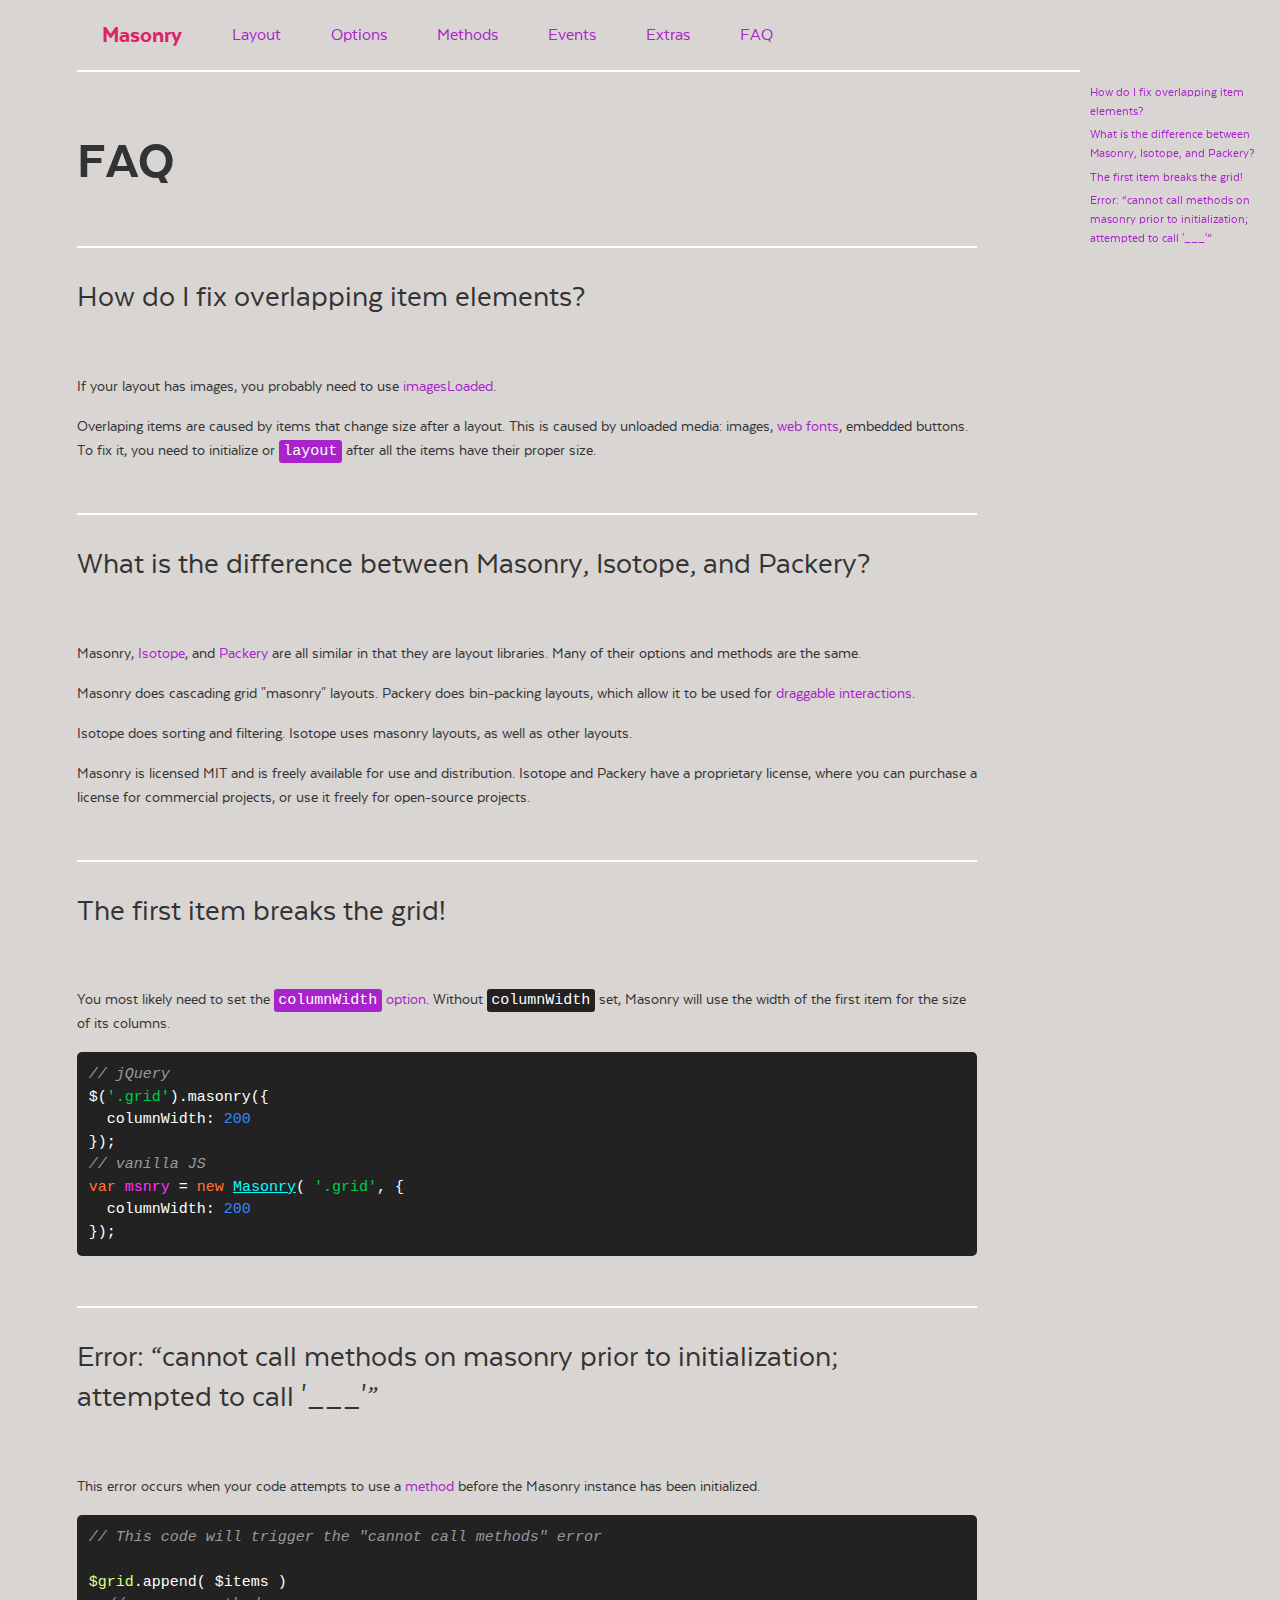
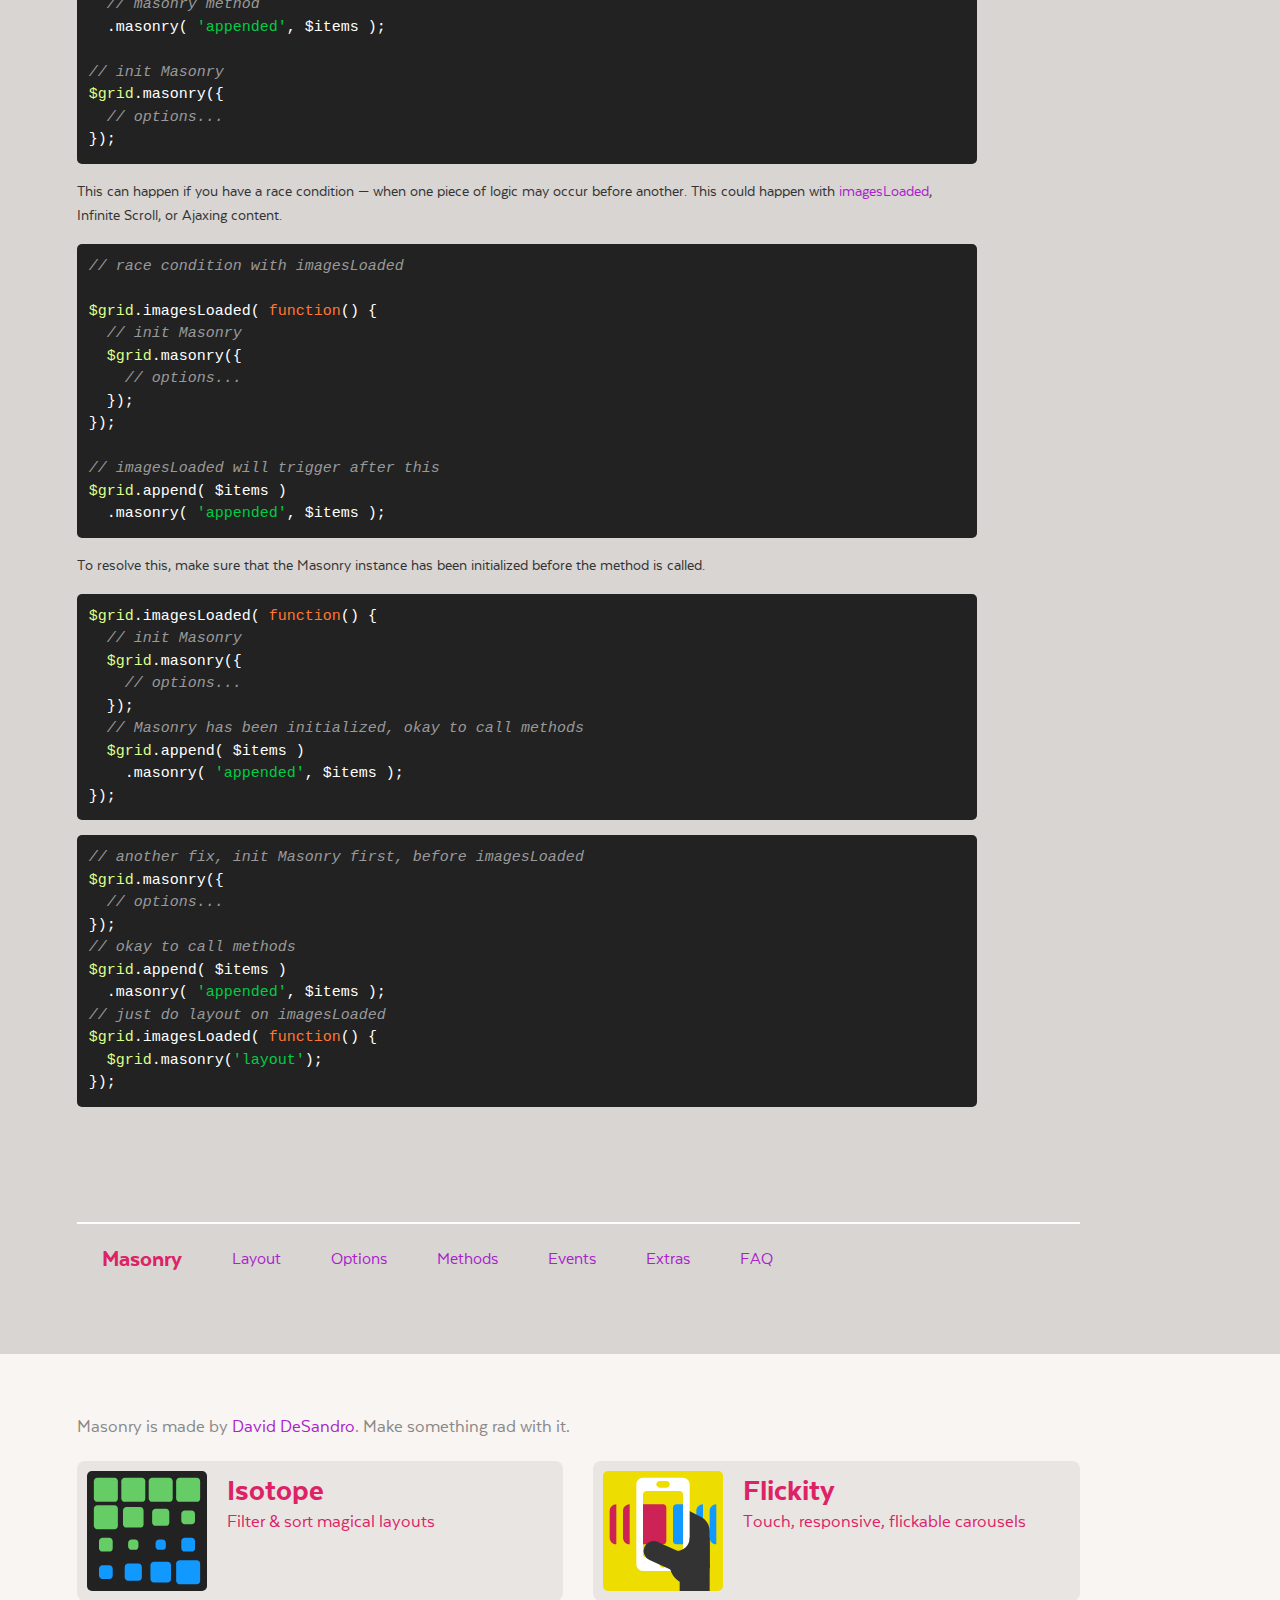
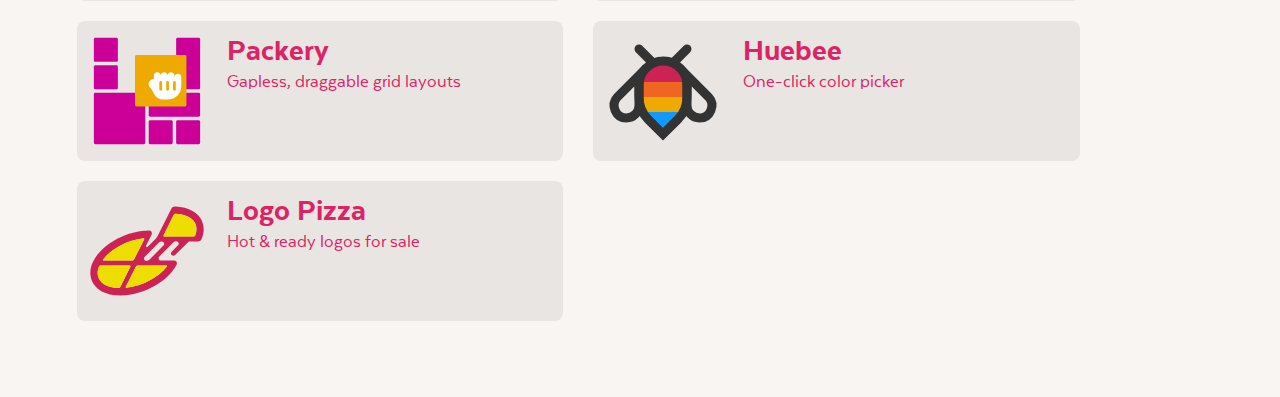
<file: 0/masonry-docs(1)/masonry-docs/faq.html>
<!doctype html>
<html class="export" lang="en">
<head>
  <meta charset="utf-8">
  <meta http-equiv="X-UA-Compatible" content="IE=edge,chrome=1">
  <meta name="viewport" content="width=device-width">
  <meta name="description" content="Cascading grid layout library">

  <title>Masonry &#xB7; FAQ</title>

    <link rel="stylesheet" href="css/masonry-docs.css" media="screen">

</head>
<body class="page--" data-page="">

  <div class="site-nav">
    <div class="container">
      <ol class="site-nav__list">
        <li class="site-nav__item site-nav__item--homepage">
          <a href=".">Masonry</a></li>
        <li class="site-nav__item site-nav__item--layout">
          <a href="layout.html">Layout</a></li>
        <li class="site-nav__item site-nav__item--options">
          <a href="options.html">Options</a></li>
        <li class="site-nav__item site-nav__item--methods">
          <a href="methods.html">Methods</a></li>
        <li class="site-nav__item site-nav__item--events">
          <a href="events.html">Events</a></li>
        <li class="site-nav__item site-nav__item--extras">
          <a href="extras.html">Extras</a></li>
        <li class="site-nav__item site-nav__item--faq">
          <a href="faq.html">FAQ</a></li>
      </ol>
    </div>
  </div>


  <div id="content" class="content container">

      <h1>FAQ</h1>

    <ul class="page-nav">
<li class="page-nav__item page-nav__item--h2"><a href="#how-do-i-fix-overlapping-item-elements">How do I fix overlapping item elements?</a></li>
<li class="page-nav__item page-nav__item--h2"><a href="#what-is-the-difference-between-masonry-isotope-and-packery">What is the difference between Masonry, Isotope, and Packery?</a></li>
<li class="page-nav__item page-nav__item--h2"><a href="#the-first-item-breaks-the-grid">The first item breaks the grid!</a></li>
<li class="page-nav__item page-nav__item--h2"><a href="#error-cannot-call-methods-on-masonry-prior-to-initialization-attempted-to-call-___">Error: &#x201C;cannot call methods on masonry prior to initialization; attempted to call &apos;___&apos;&#x201D;</a></li>
</ul>



<h2 id="how-do-i-fix-overlapping-item-elements">How do I fix overlapping item elements?</h2>

<p>If your layout has images, you probably need to use <a href="layout.html#imagesloaded">imagesLoaded</a>.</p>

<p>Overlaping items are caused by items that change size after a layout. This is caused by unloaded media: images, <a href="extras.html#web-fonts">web fonts</a>, embedded buttons. To fix it, you need to initialize or <a href="methods.html#layout"><code>layout</code></a> after all the items have their proper size.</p>


<h2 id="what-is-the-difference-between-masonry-isotope-and-packery">What is the difference between Masonry, Isotope, and Packery?</h2>

<p>Masonry, <a href="http://isotope.metafizzy.co">Isotope</a>, and <a href="http://packery.metafizzy.co">Packery</a> are all similar in that they are layout libraries. Many of their options and methods are the same.</p>

<p>Masonry does cascading grid &quot;masonry&quot; layouts. Packery does bin-packing layouts, which allow it to be used for <a href="">draggable interactions</a>.</p>

<p>Isotope does sorting and filtering. Isotope uses masonry layouts, as well as other layouts. </p>

<p>Masonry is licensed MIT and is freely available for use and distribution. Isotope and Packery have a proprietary license, where you can purchase a license for commercial projects, or use it freely for open-source projects.</p>


<h2 id="the-first-item-breaks-the-grid">The first item breaks the grid!</h2>

<p>You most likely need to set the <a href="options.html#columnwidth"><code>columnWidth</code> option</a>. Without <code>columnWidth</code> set, Masonry will use the width of the first item for the size of its columns.</p>

<pre><code class="js"><span class="comment">// jQuery</span>
$(<span class="string">&apos;.grid&apos;</span>).masonry({
  <span class="attr">columnWidth</span>: <span class="number">200</span>
});
<span class="comment">// vanilla JS</span>
<span class="keyword">var</span> <span class="masonry_var">msnry</span> = <span class="keyword">new</span> <span class="masonry_keyword">Masonry</span>( <span class="string">&apos;.grid&apos;</span>, {
  <span class="attr">columnWidth</span>: <span class="number">200</span>
});
</code></pre>


<h2 id="error-cannot-call-methods-on-masonry-prior-to-initialization-attempted-to-call-___">Error: &#x201C;cannot call methods on masonry prior to initialization; attempted to call &apos;___&apos;&#x201D;</h2>

<p>This error occurs when your code attempts to use a <a href="methods.html">method</a> before the Masonry instance has been initialized.</p>

<pre><code class="js"><span class="comment">// This code will trigger the &quot;cannot call methods&quot; error</span>

<span class="jquery_var">$grid</span>.append( $items )
  <span class="comment">// masonry method</span>
  .masonry( <span class="string">&apos;appended&apos;</span>, $items );

<span class="comment">// init Masonry</span>
<span class="jquery_var">$grid</span>.masonry({
  <span class="comment">// options...</span>
});
</code></pre>


<p>This can happen if you have a race condition &#x2014; when one piece of logic may occur before another. This could happen with <a href="layout.html#imagesloaded">imagesLoaded</a>, Infinite Scroll, or Ajaxing content.</p>

<pre><code class="js"><span class="comment">// race condition with imagesLoaded</span>

<span class="jquery_var">$grid</span>.imagesLoaded( <span class="function"><span class="keyword">function</span>(<span class="params"></span>) </span>{
  <span class="comment">// init Masonry</span>
  <span class="jquery_var">$grid</span>.masonry({
    <span class="comment">// options...</span>
  });
});

<span class="comment">// imagesLoaded will trigger after this</span>
<span class="jquery_var">$grid</span>.append( $items )
  .masonry( <span class="string">&apos;appended&apos;</span>, $items );
</code></pre>

<p>To resolve this, make sure that the Masonry instance has been initialized before the method is called.</p>

<pre><code class="js"><span class="jquery_var">$grid</span>.imagesLoaded( <span class="function"><span class="keyword">function</span>(<span class="params"></span>) </span>{
  <span class="comment">// init Masonry</span>
  <span class="jquery_var">$grid</span>.masonry({
    <span class="comment">// options...</span>
  });
  <span class="comment">// Masonry has been initialized, okay to call methods</span>
  <span class="jquery_var">$grid</span>.append( $items )
    .masonry( <span class="string">&apos;appended&apos;</span>, $items );
});
</code></pre>

<pre><code class="js"><span class="comment">// another fix, init Masonry first, before imagesLoaded</span>
<span class="jquery_var">$grid</span>.masonry({
  <span class="comment">// options...</span>
});
<span class="comment">// okay to call methods</span>
<span class="jquery_var">$grid</span>.append( $items )
  .masonry( <span class="string">&apos;appended&apos;</span>, $items );
<span class="comment">// just do layout on imagesLoaded</span>
<span class="jquery_var">$grid</span>.imagesLoaded( <span class="function"><span class="keyword">function</span>(<span class="params"></span>) </span>{
  <span class="jquery_var">$grid</span>.masonry(<span class="string">&apos;layout&apos;</span>);
});
</code></pre>



  </div>

  <div class="site-nav">
    <div class="container">
      <ol class="site-nav__list">
        <li class="site-nav__item site-nav__item--homepage">
          <a href=".">Masonry</a></li>
        <li class="site-nav__item site-nav__item--layout">
          <a href="layout.html">Layout</a></li>
        <li class="site-nav__item site-nav__item--options">
          <a href="options.html">Options</a></li>
        <li class="site-nav__item site-nav__item--methods">
          <a href="methods.html">Methods</a></li>
        <li class="site-nav__item site-nav__item--events">
          <a href="events.html">Events</a></li>
        <li class="site-nav__item site-nav__item--extras">
          <a href="extras.html">Extras</a></li>
        <li class="site-nav__item site-nav__item--faq">
          <a href="faq.html">FAQ</a></li>
      </ol>
    </div>
  </div>

  <div class="site-footer">
    <div class="container">
  
      <p class="site-footer__copy">
        Masonry is made by <a href="http://desandro.com">David DeSandro</a>.
        Make something rad with it.
      </p>
  
      <div class="showcase">
      
        <ul class="showcase-item-list">
            <li class="showcase-item">
              <a class="showcase-item__link" href="http://isotope.metafizzy.co">
                <div class="showcase-item__image">
                    <svg class="isotope-illo" xmlns="http://www.w3.org/2000/svg" viewbox="0 0 350 350" width="100" height="100">
                      <path class="isotope-illo__color1" fill="#6C6" d="M80 170H30c-6 0-10-5-10-10v-50c0-6 5-10 10-10h50c6 0 10 5 10 10v50C90 166 86 170 80 170z"/>
                      <path class="isotope-illo__color1" fill="#6C6" d="M80 90H30c-6 0-10-5-10-10V30c0-6 5-10 10-10h50c6 0 10 5 10 10v50C90 86 86 90 80 90z"/>
                      <path class="isotope-illo__color1" fill="#6C6" d="M160 90h-50c-6 0-10-5-10-10V30c0-6 5-10 10-10h50c6 0 10 5 10 10v50C170 86 166 90 160 90z"/>
                      <path class="isotope-illo__color1" fill="#6C6" d="M240 90h-50c-6 0-10-5-10-10V30c0-6 5-10 10-10h50c6 0 10 5 10 10v50C250 86 246 90 240 90z"/>
                      <path class="isotope-illo__color1" fill="#6C6" d="M320 90h-50c-6 0-10-5-10-10V30c0-6 5-10 10-10h50c6 0 10 5 10 10v50C330 86 326 90 320 90z"/>
                      <path class="isotope-illo__color1" fill="#6C6" d="M155 165h-40c-6 0-10-5-10-10v-40c0-6 5-10 10-10h40c6 0 10 5 10 10v40 C165 161 161 165 155 165z"/>
                      <path class="isotope-illo__color1" fill="#6C6" d="M230 160h-30c-6 0-10-5-10-10v-30c0-6 5-10 10-10h30c6 0 10 5 10 10v30 C240 156 236 160 230 160z"/>
                      <path class="isotope-illo__color1" fill="#6C6" d="M305 155h-20c-6 0-10-5-10-10v-20c0-6 5-10 10-10h20c6 0 10 5 10 10v20 C315 151 311 155 305 155z"/>
                      <path class="isotope-illo__color1" fill="#6C6" d="M65 235H45c-6 0-10-5-10-10v-20c0-6 5-10 10-10h20c6 0 10 5 10 10v20C75 231 71 235 65 235z"/>
                      <path class="isotope-illo__color1" fill="#6C6" d="M140 230h-10c-6 0-10-5-10-10v-10c0-6 5-10 10-10h10c6 0 10 5 10 10v10 C150 226 146 230 140 230z"/>
                      <path class="isotope-illo__color2" fill="#19F" d="M305 235h-20c-6 0-10-5-10-10v-20c0-6 5-10 10-10h20c6 0 10 5 10 10v20 C315 231 311 235 305 235z"/>
                      <path class="isotope-illo__color2" fill="#19F" d="M65 315H45c-6 0-10-5-10-10v-20c0-6 5-10 10-10h20c6 0 10 5 10 10v20C75 311 71 315 65 315z"/>
                      <path class="isotope-illo__color2" fill="#19F" d="M150 320h-30c-6 0-10-5-10-10v-30c0-6 5-10 10-10h30c6 0 10 5 10 10v30 C160 316 156 320 150 320z"/>
                      <path class="isotope-illo__color2" fill="#19F" d="M220 230h-10c-6 0-10-5-10-10v-10c0-6 5-10 10-10h10c6 0 10 5 10 10v10 C230 226 226 230 220 230z"/>
                      <path class="isotope-illo__color2" fill="#19F" d="M235 325h-40c-6 0-10-5-10-10v-40c0-6 5-10 10-10h40c6 0 10 5 10 10v40 C245 321 241 325 235 325z"/>
                      <path class="isotope-illo__color2" fill="#19F" d="M320 330h-50c-6 0-10-5-10-10v-50c0-6 5-10 10-10h50c6 0 10 5 10 10v50 C330 326 326 330 320 330z"/>
                    </svg>
                </div>
                <div class="showcase-item__text">
                  <h3 class="showcase-item__title">Isotope</h3>
                  <p class="showcase-item__description">Filter &amp; sort magical layouts</p>
                </div>
              </a>
            </li>
      
            <li class="showcase-item">
              <a class="showcase-item__link" href="http://flickity.metafizzy.co">
                <div class="showcase-item__image">
                    <svg class="flickity-illo" xmlns="http://www.w3.org/2000/svg" viewbox="0 0 360 360" width="100" height="100">
                      <path class="flickity-illo__color1" fill="#19F" d="M300 220L300 220c-11 0-20-9-20-20v-80c0-11 9-20 20-20h0V220z"/>
                      <path class="flickity-illo__color1" fill="#19F" d="M340 220L340 220c-11 0-20-9-20-20v-80c0-11 9-20 20-20h0V220z"/>
                      <path class="flickity-illo__color2" fill="#333" d="M320 290V180c0-18-10-35-27-43L240 110v180H320z"/>
                      <path class="flickity-illo__color3" fill="white" d="M240 300H120c-11 0-20-9-20-20V40c0-11 9-20 20-20h120c11 0 20 9 20 20v240C260 291 251 300 240 300z"/>
                      <path class="flickity-illo__color4" fill="#ED0" d="M230 260H130c-6 0-10-5-10-10V70c0-6 5-10 10-10h100c6 0 10 5 10 10v180 C240 256 236 260 230 260z"/>
                      <path class="flickity-illo__color2" fill="#333" d="M260 200h60v81c0 32-26 59-59 59h0c-34 0-61-27-61-61V240h20 C242 240 260 222 260 200L260 200z"/>
                      <path class="flickity-illo__color5" fill="#C25" d="M180 220h-60V100h60c6 0 10 5 10 10v100C190 216 186 220 180 220z"/>
                      <path class="flickity-illo__color1" fill="#19F" d="M240 220h-20c-6 0-10-5-10-10V110c0-6 5-10 10-10h20V220z"/>
                      <rect class="flickity-illo__color2" fill="#333" x="230" y="280" width="90" height="80"/>
                      <circle class="flickity-illo__color4" fill="#ED0" cx="180" cy="280" r="10"/>
                      <line class="flickity-illo__thumb" stroke="#333" stroke-width="60" stroke-linecap="round" x1="262" y1="290" x2="152" y2="240"/>
                      <path class="flickity-illo__color4" fill="#ED0" d="M190 50h-20c-6 0-10-5-10-10v0c0-6 5-10 10-10h20c6 0 10 5 10 10v0C200 46 196 50 190 50z"/>
                      <path class="flickity-illo__color5" fill="#C25" d="M80 220L80 220c-11 0-20-9-20-20v-80c0-11 9-20 20-20h0V220z"/>
                      <path class="flickity-illo__color5" fill="#C25" d="M40 220L40 220c-11 0-20-9-20-20v-80c0-11 9-20 20-20h0V220z"/>
                    </svg>
                </div>
                <div class="showcase-item__text">
                  <h3 class="showcase-item__title">Flickity</h3>
                  <p class="showcase-item__description">Touch, responsive, flickable carousels</p>
                </div>
              </a>
            </li>
      
            <li class="showcase-item">
              <a class="showcase-item__link" href="http://packery.metafizzy.co">
                <div class="showcase-item__image">
                    <svg class="packery-illo" xmlns="http://www.w3.org/2000/svg" viewbox="0 0 700 700" width="100" height="100">
                      <path class="packery-illo__item" fill="#C09" d="M172 180H48c-4 0-8-4-8-8V48c0-4 4-8 8-8h124c4 0 8 4 8 8v124C180 176 176 180 172 180z"/>
                      <path class="packery-illo__item" fill="#C09" d="M172 340H48c-4 0-8-4-8-8V208c0-4 4-8 8-8h124c4 0 8 4 8 8v124C180 336 176 340 172 340z"/>
                      <path class="packery-illo__item" fill="#C09" d="M492 660H368c-4 0-8-4-8-8V528c0-4 4-8 8-8h124c4 0 8 4 8 8v124C500 656 496 660 492 660z"/>
                      <path class="packery-illo__item" fill="#C09" d="M652 660H528c-4 0-8-4-8-8V528c0-4 4-8 8-8h124c4 0 8 4 8 8v124C660 656 656 660 652 660z"/>
                      <path class="packery-illo__item" fill="#C09" d="M652 500H368c-4 0-8-4-8-8V368c0-4 4-8 8-8h284c4 0 8 4 8 8v124C660 496 656 500 652 500z"/>
                      <path class="packery-illo__item" fill="#C09" d="M332 660H48c-4 0-8-4-8-8V368c0-4 4-8 8-8h284c4 0 8 4 8 8v284C340 656 336 660 332 660z"/>
                      <path class="packery-illo__item" fill="#C09" d="M652 340H528c-4 0-8-4-8-8V48c0-4 4-8 8-8h124c4 0 8 4 8 8v284C660 336 656 340 652 340z"/>
                      <path class="packery-illo__draggie" fill="#EA0" d="M572 440H288c-4 0-8-4-8-8V148c0-4 4-8 8-8h284c4 0 8 4 8 8v284C580 436 576 440 572 440z"/>
                      <g>
                        <path class="packery-illo__hand" fill="white" d="M530 250c-11 0-20 9-20 20v-10c0-11-9-20-20-20s-20 9-20 20c0-11-9-20-20-20s-20 9-20 20c0-11-9-20-20-20
                          s-20 9-20 20v20c-17 0-30 13-30 30c0 11 6 20 14 25l19 35c10 18 30 30 51 30h28
                          c43 0 78-35 78-78V270C550 259 541 250 530 250z"/>
                        <line class="packery-illo__hand-line" stroke="#EA0" fill="none" stroke-width="16" stroke-linecap="round" x1="430" y1="300" x2="430" y2="340"/>
                        <line class="packery-illo__hand-line" stroke="#EA0" fill="none" stroke-width="16" stroke-linecap="round" x1="470" y1="300" x2="470" y2="340"/>
                        <line class="packery-illo__hand-line" stroke="#EA0" fill="none" stroke-width="16" stroke-linecap="round" x1="510" y1="300" x2="510" y2="340"/>
                      </g>
                    </svg>
                </div>
                <div class="showcase-item__text">
                  <h3 class="showcase-item__title">Packery</h3>
                  <p class="showcase-item__description">Gapless, draggable grid layouts</p>
                </div>
              </a>
            </li>
      
            <li class="showcase-item">
              <a class="showcase-item__link" href="http://huebee.buzz">
                <div class="showcase-item__image">
                    <svg class="huebee-illo" xmlns="http://www.w3.org/2000/svg" viewbox="0 0 200 200" width="100" height="100">
                      <polygon class="huebee-illo__stripe4" fill="#19F" points="100,170 65,135 135,135 "/>
                      <rect class="huebee-illo__stripe3" fill="#EA0" x="65" y="110" width="70" height="25"/>
                      <rect class="huebee-illo__stripe2" fill="#E62" x="65" y="85" width="70" height="25"/>
                      <polygon class="huebee-illo__stripe1" fill="#C25" points="135,85 65,85 65,70 80,55 120,55 135,70 "/>
                      <path class="huebee-illo__line" stroke="#333" fill="none" stroke-width="15" d="M140 90c0-22-18-40-39-40C78 50 60 68 60 91V110c0 14 5 27 15 37
                        l25 25l25-25c10-10 15-23 15-37V90z"/>
                      <path class="huebee-illo__line" stroke="#333" fill="none" stroke-width="15" d="M60 74v50c0 11-9 21-21 21h0c-18 0-27-22-15-35L60 74z"/>
                      <path class="huebee-illo__line" stroke="#333" fill="none" stroke-width="15" d="M140 74v50c0 11 9 21 21 21h0c18 0 27-22 15-35L140 74z"/>
                      <line class="huebee-illo__line huebee-illo__antenna" stroke="#333" fill="none" stroke-width="15" stroke-linecap="round" x1="60" y1="30" x2="80" y2="50"/>
                      <line class="huebee-illo__line huebee-illo__antenna" stroke="#333" fill="none" stroke-width="15" stroke-linecap="round" x1="140" y1="30" x2="120" y2="50"/>
                    </svg>
                </div>
                <div class="showcase-item__text">
                  <h3 class="showcase-item__title">Huebee</h3>
                  <p class="showcase-item__description">One-click color picker</p>
                </div>
              </a>
            </li>
      
            <li class="showcase-item">
              <a class="showcase-item__link" href="http://logo.pizza">
                <div class="showcase-item__image">
                    <svg class="logo-pizza-illo" xmlns="http://www.w3.org/2000/svg" viewbox="0 0 700 700" width="100" height="100">
                      <path class="logo-pizza-illo__outline" fill="#C25" d="M513 91c-9-0-17 5-21 12l-80 160c-3 5-6 10-11 15l-47 47
                        c-5 5-12-1-9-7l32-64c5-11-2-23-14-23h-0c-121 0-268 70-327 180
                        C-9 497 35 609 196 609c138 0 279-85 327-180v0c5-11-2-23-14-23h-77c-13 0-19-15-10-24
                        l81-81c5-5 11-8 18-8l0 0c13 0 19 15 10 24L494 354c-6 6-6 14 0 20c3 3 6 4 10 4
                        c4 0 7-1 10-4l80-80h53c9 0 17-5 21-13C707 190 656 97 513 91z M334 281l-59 117
                        c-2 5-7 8-13 8H97c-4 0-6-4-3-7c49-64 143-114 236-124C333 275 335 278 334 281z
                         M70 441c2-4 6-7 10-7h168c4 0 7 4 5 8l-59 118c-2 4-6 6-11 6
                        C106 565 38 521 70 441z M466 441c-49 64-143 114-236 124c-3 0-6-3-4-6l59-117
                        c2-5 7-8 13-8h166C466 434 468 438 466 441z M446 318l-81 81c-5 5-11 8-18 8l0 0
                        c-13 0-19-15-10-24l81-81c5-5 11-8 18-8l0 0C449 294 455 309 446 318z M447 258L506 139
                        c2-4 6-7 11-6c101 7 140 60 114 126c-2 4-6 7-10 7H452C448 266 445 262 447 258z"/>
                      <path class="logo-pizza-illo__slice" fill="#ED0" d="M334 281l-59 117c-2 5-7 8-13 8H97c-4 0-6-4-3-7
                        c49-64 143-114 236-124C333 275 335 278 334 281z"/>
                      <path class="logo-pizza-illo__slice" fill="#ED0" d="M70 441c2-4 6-7 10-7h168c4 0 7 4 5 8l-59 118c-2 4-6 6-11 6
                        C106 565 38 521 70 441z"/>
                      <path class="logo-pizza-illo__slice" fill="#ED0" d="M466 441c-49 64-143 114-236 124c-3 0-6-3-4-6l59-117
                        c2-5 7-8 13-8h166C466 434 468 438 466 441z"/>
                      <path class="logo-pizza-illo__slice" fill="#ED0" d="M447 258L506 139c2-4 6-7 11-6c101 7 140 60 114 126c-2 4-6 7-10 7H452
                        C448 266 445 262 447 258z"/>
                    </svg>
                </div>
                <div class="showcase-item__text">
                  <h3 class="showcase-item__title">Logo Pizza</h3>
                  <p class="showcase-item__description">Hot &amp; ready logos for sale</p>
                </div>
              </a>
            </li>
      
        </ul> 
      
      </div>
  
    </div>
  </div>

  <script src="js/masonry-docs.min.js"></script>


</body>
</html>
</file>
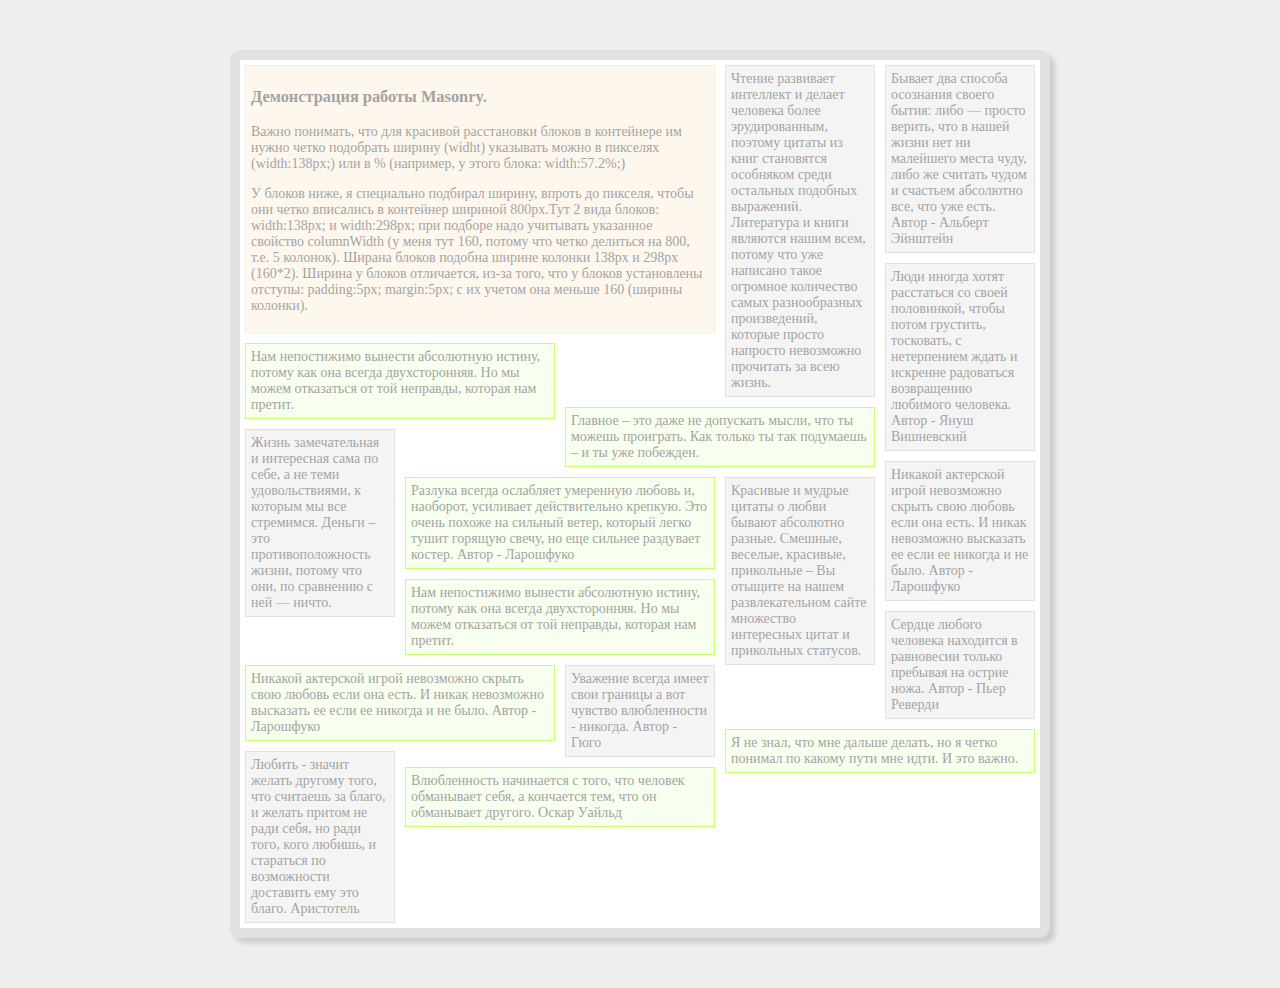
<file: 0/masonry-docs(1)/masonry-docs/masonry - копия.html>
<!doctype html>
<head>
	<meta http-equiv="Content-Type" content="text/html; charset=utf-8" />
	<meta name="description" content="Демонстрационная страница работы Masonry для статьи: Masonry - кирпичная стена из постов / WordPress как на ладони" />

	<title>Masonry - демонстрация</title>
	
	<style type="text/css">
		body{  background:#eee; color:#666; font:14px tahoma; }
		#container{ width:800px; margin:50px auto; background:#ffffff; border:10px solid #E1E1E1; border-radius:10px; -webkit-border-radius:10px; box-shadow:5px 5px 5px #ccc }
		
		.item{ background:#eee; border:1px solid #ccc; padding:5px; margin:5px; opacity:0.6; }
		.item:hover{ opacity:1; }
		.item.first{ width:57.2%; background:#FEF3E3; border-color:#FBE4BC;   }
		.item{  width:138px;  }
		.item.w2{ width:298px; background:#F3FFE4; border-color:#A3FF07;  }
	</style>
	
	<!-- Masonry не нуждается в jQuery.
		 jQuery используется только для демонстрации использования его как плагина -->
	<script type="text/javascript" src="http://ajax.googleapis.com/ajax/libs/jquery/1.10.0/jquery.min.js"></script>
	
	<script type="text/javascript" src="masonry.pkgd.min.js"></script>
	<script type="text/javascript">
	$(document).ready(function($){
		var $container = $('#container');
		
		// инициализация через jQuery
		$container.masonry({
			columnWidth: 160,
			itemSelector: '.item'
		});
	})
	</script>

</head>
<body>

	<div id="container">
		<div class="item first"><h3>Демонстрация работы Masonry.</h3><p>Важно понимать, что для красивой расстановки блоков в контейнере им нужно четко подобрать ширину (widht) указывать можно в пикселях (width:138px;) или в % (например, у этого блока: width:57.2%;)</p><p>У блоков ниже, я специально подбирал ширину, впроть до пикселя, чтобы они четко вписались в контейнер шириной 800px.Тут 2 вида блоков: width:138px; и width:298px; при подборе надо учитывать указанное свойство columnWidth (у меня тут 160, потому что четко делиться на 800, т.е. 5 колонок). Ширана блоков подобна ширине колонки 138px и 298px (160*2). Ширина у блоков отличается, из-за того, что у блоков установлены отступы: padding:5px; margin:5px; с их учетом она меньше 160 (ширины колонки).</p></div>
		<div class="item">Чтение развивает интеллект и делает человека более эрудированным, поэтому цитаты из книг становятся особняком среди остальных подобных выражений. Литература и книги являются нашим всем, потому что уже написано такое огромное количество самых разнообразных произведений, которые просто напросто невозможно прочитать за всею жизнь.</div>
		<div class="item">Бывает два способа осознания своего бытия: либо — просто верить, что в нашей жизни нет ни малейшего места чуду, либо же считать чудом и счастьем абсолютно все, что уже есть. Автор - Альберт Эйнштейн</div>
		<div class="item w2">Нам непостижимо вынести абсолютную истину, потому как она всегда двухсторонняя. Но мы можем отказаться от той неправды, которая нам претит.</div>
		<div class="item">Люди иногда хотят расстаться со своей половинкой, чтобы потом грустить, тосковать, с нетерпением ждать и искренне радоваться возвращению любимого человека. Автор - Януш Вишневский</div>
		<div class="item w2">Главное – это даже не допускать мысли, что ты можешь проиграть. Как только ты так подумаешь – и ты уже побежден.</div>
		<div class="item">Жизнь замечательная и интересная сама по себе, а не теми удовольствиями, к которым мы все стремимся. Деньги – это противоположность жизни, потому что они, по сравнению с ней — ничто.</div>
		<div class="item w2">Разлука всегда ослабляет умеренную любовь и, наоборот, усиливает действительно крепкую. Это очень похоже на сильный ветер, который легко тушит горящую свечу, но еще сильнее раздувает костер. Автор - Ларошфуко</div>
		<div class="item">Никакой актерской игрой невозможно скрыть свою любовь если она есть. И никак невозможно высказать ее если ее никогда и не было. Автор - Ларошфуко</div>
		<div class="item">Красивые и мудрые цитаты о любви бывают абсолютно разные. Смешные, веселые, красивые, прикольные – Вы отыщите на нашем развлекательном сайте множество интересных цитат и прикольных статусов.</div>
		<div class="item w2">Нам непостижимо вынести абсолютную истину, потому как она всегда двухсторонняя. Но мы можем отказаться от той неправды, которая нам претит.</div>
		<div class="item">Сердце любого человека находится в равновесии только пребывая на острие ножа. Автор - Пьер Реверди</div>
		<div class="item w2">Никакой актерской игрой невозможно скрыть свою любовь если она есть. И никак невозможно высказать ее если ее никогда и не было. Автор - Ларошфуко</div>
		<div class="item">Уважение всегда имеет свои границы а вот чувство влюбленности - никогда. Автор - Гюго</div>
		<div class="item w2">Я не знал, что мне дальше делать, но я четко понимал по какому пути мне идти. И это важно.</div>
		<div class="item">Любить - значит желать другому того, что считаешь за благо, и желать притом не ради себя, но ради того, кого любишь, и стараться по возможности доставить ему это благо. Аристотель</div>
		<div class="item w2">Влюбленность начинается с того, что человек обманывает себя, а кончается тем, что он обманывает другого. Оскар Уайльд</div>
	</div>



</body>
</html>
</file>
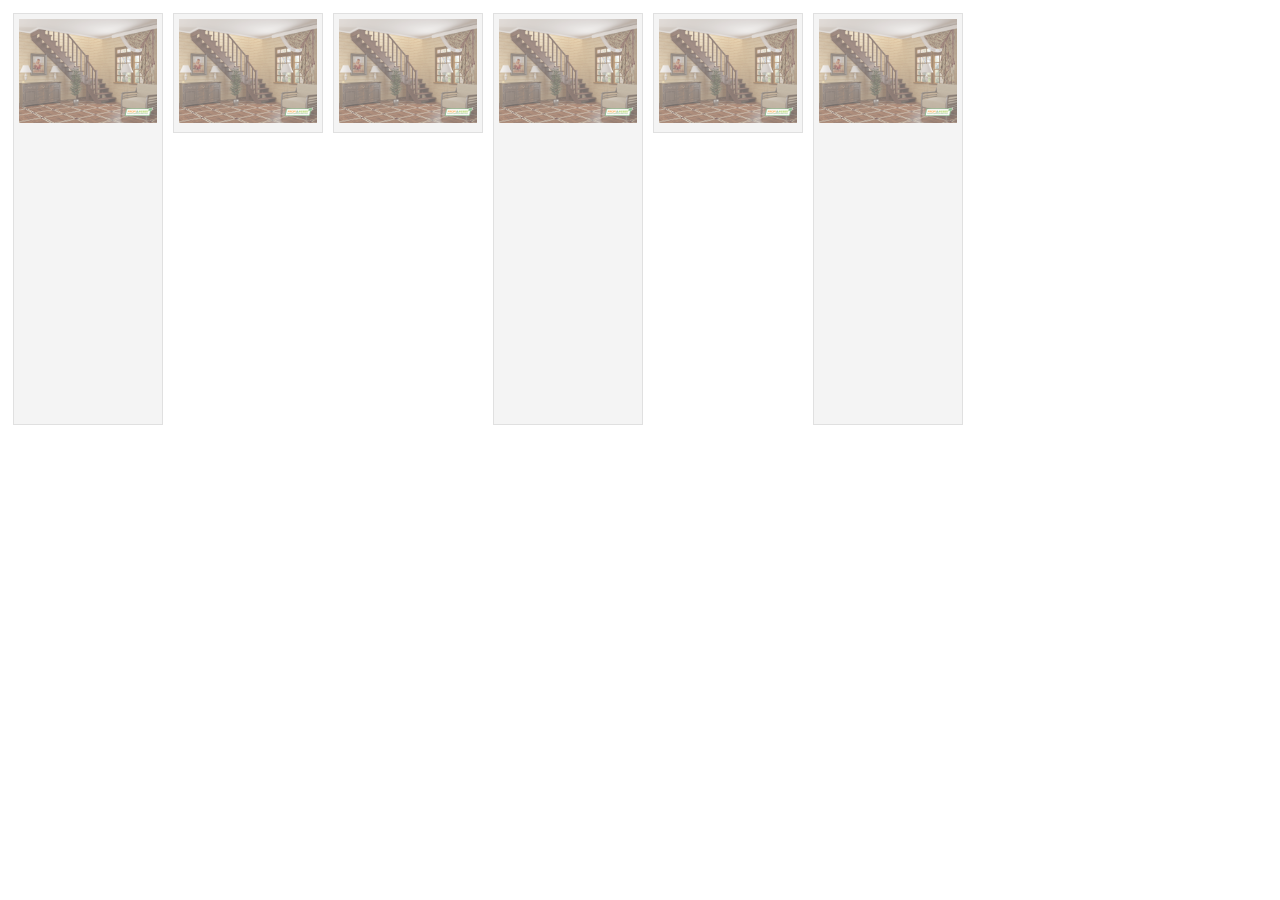
<file: 0/masonry-docs(1)/masonry-docs/masonry.html>
<!doctype html>
<head>
	<meta http-equiv="Content-Type" content="text/html; charset=utf-8" />
	<meta name="description" content="Демонстрационная страница работы Masonry для статьи: Masonry - кирпичная стена из постов / WordPress как на ладони" />

	<title>Masonry - демонстрация</title>
	
	<style type="text/css">
	
		
		.item { background:#eee; border:1px solid #ccc; padding:5px; margin:5px; opacity:0.6; }
		.item:hover{ opacity:1; }
		.item{  width:138px;  }
		.item img {
			max-width: 100%;
		}
		.x2 {
			height: 400px;
		}
	</style>
	
	<!-- Masonry не нуждается в jQuery.
		 jQuery используется только для демонстрации использования его как плагина -->
	<script type="text/javascript" src="http://ajax.googleapis.com/ajax/libs/jquery/1.10.0/jquery.min.js"></script>
	
	<script type="text/javascript" src="masonry.pkgd.min.js"></script>
	<script type="text/javascript">
	$(document).ready(function($){
		var $container = $('#container');
		
		// инициализация через jQuery
		$container.masonry({
			columnWidth: 160,
			itemSelector: '.item'
		});
	})
	</script>

</head>
<body>

	<div id="container">
		<a href="/" class="item x2"><img src="1212.jpg" alt=""></a>
		<a href="/" class="item"><img src="1212.jpg" alt=""></a>
		<a href="/" class="item"><img src="1212.jpg" alt=""></a>
		<a href="/" class="item x2"><img src="1212.jpg" alt=""></a>
		<a href="/" class="item"><img src="1212.jpg" alt=""></a>
		<a href="/" class="item x2"><img src="1212.jpg" alt=""></a>
	</div>



</body>
</html>
</file>
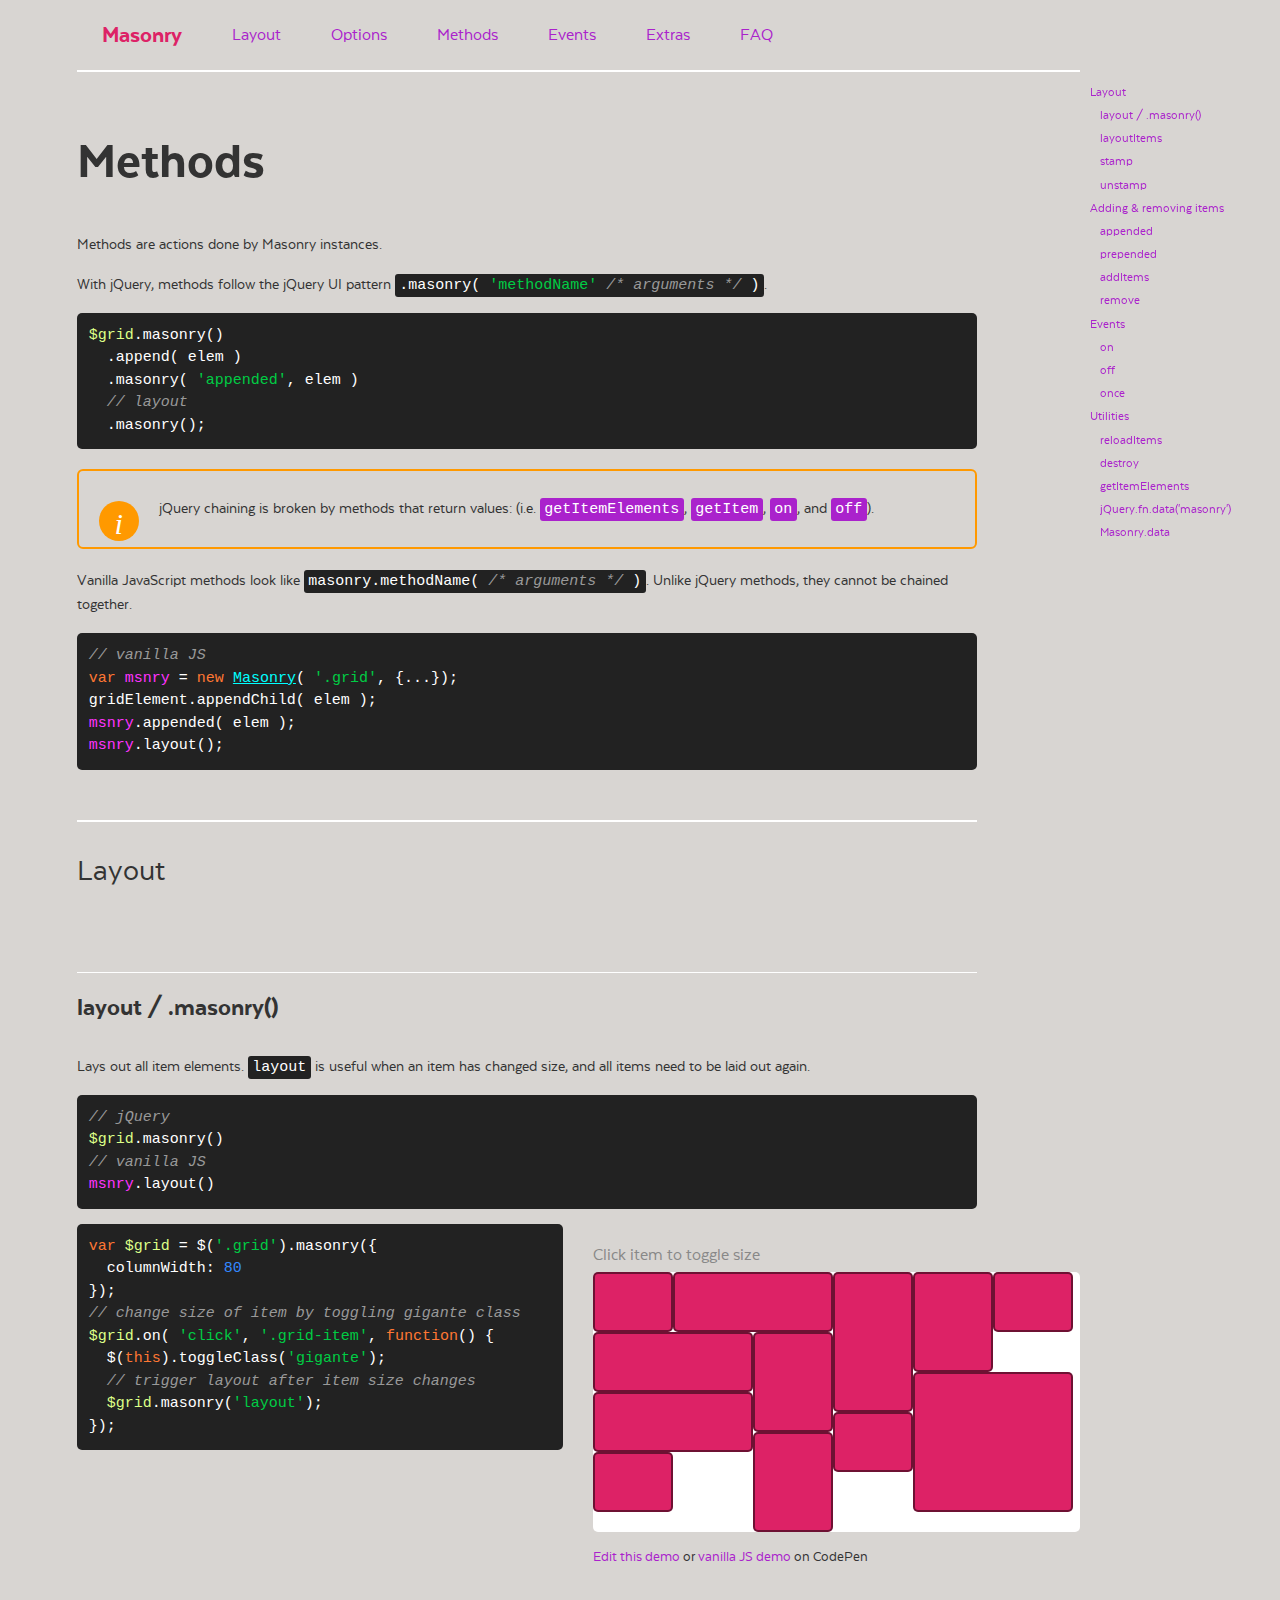
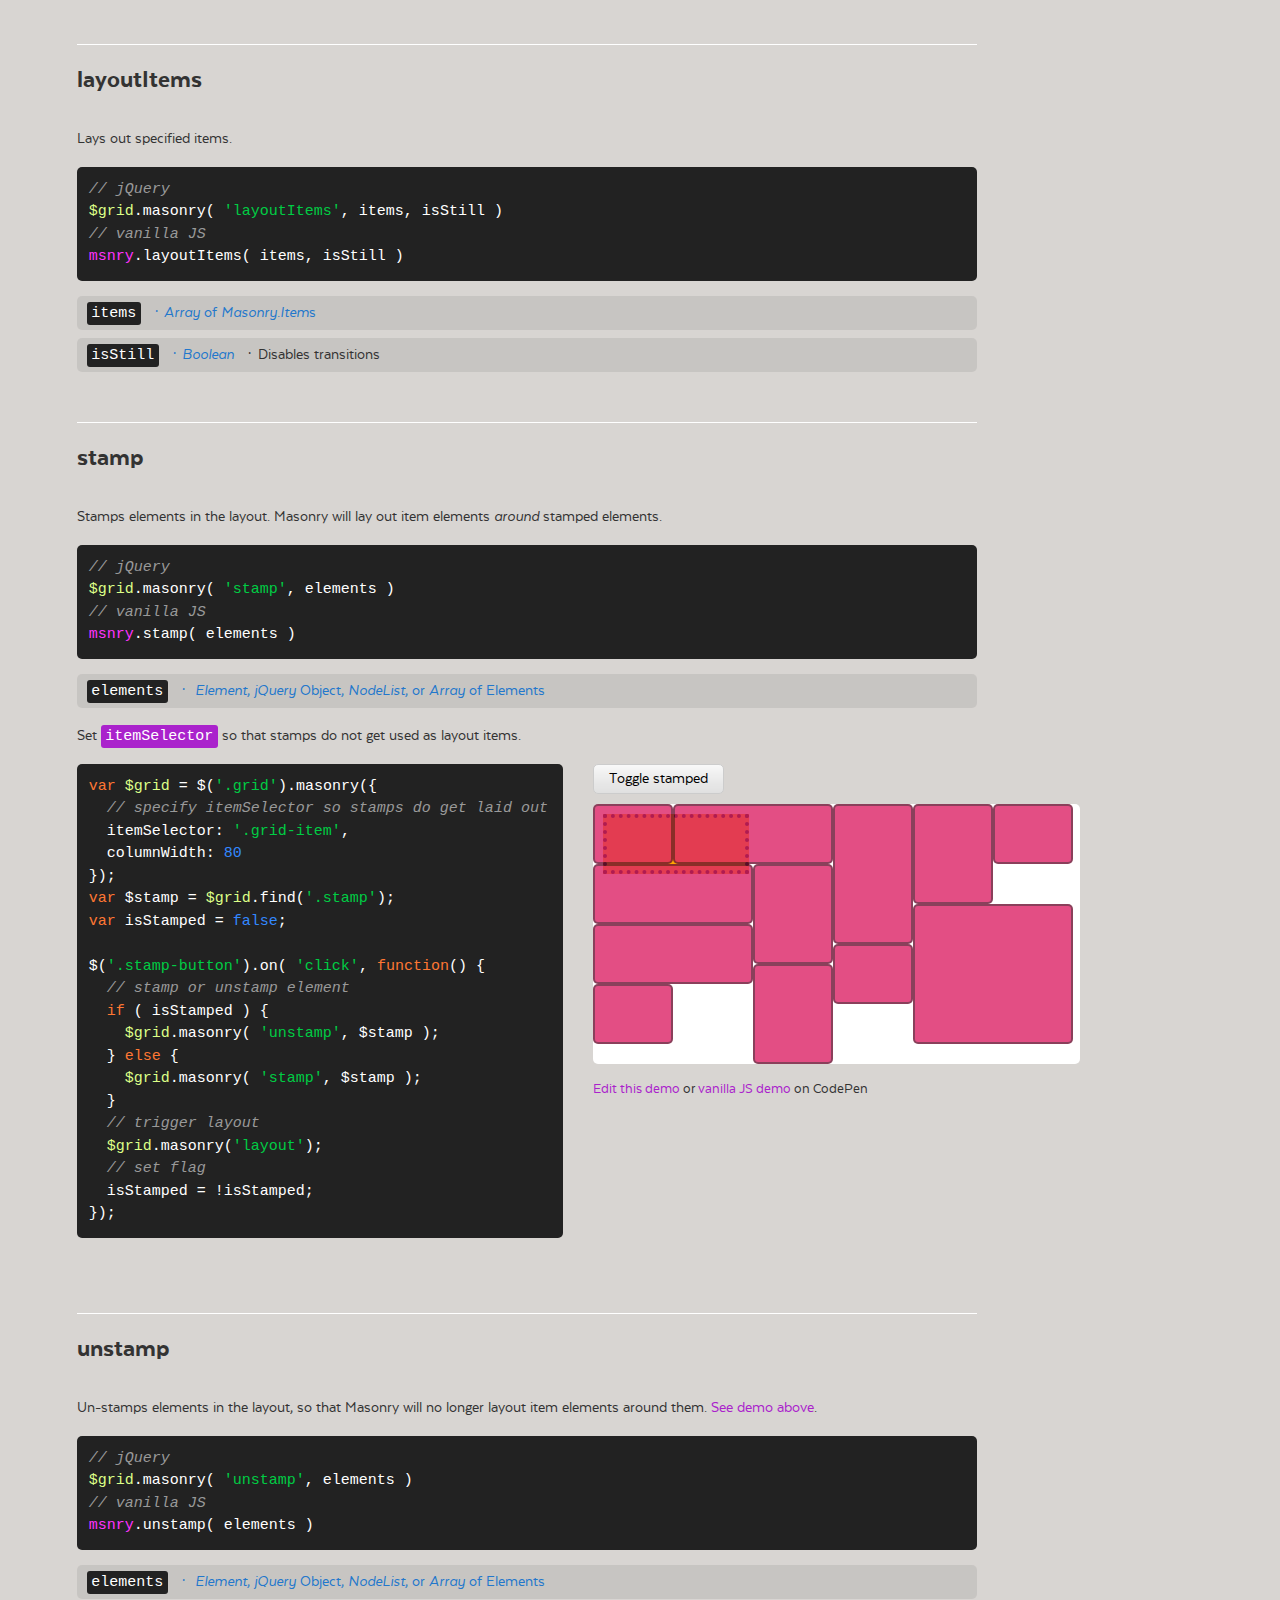
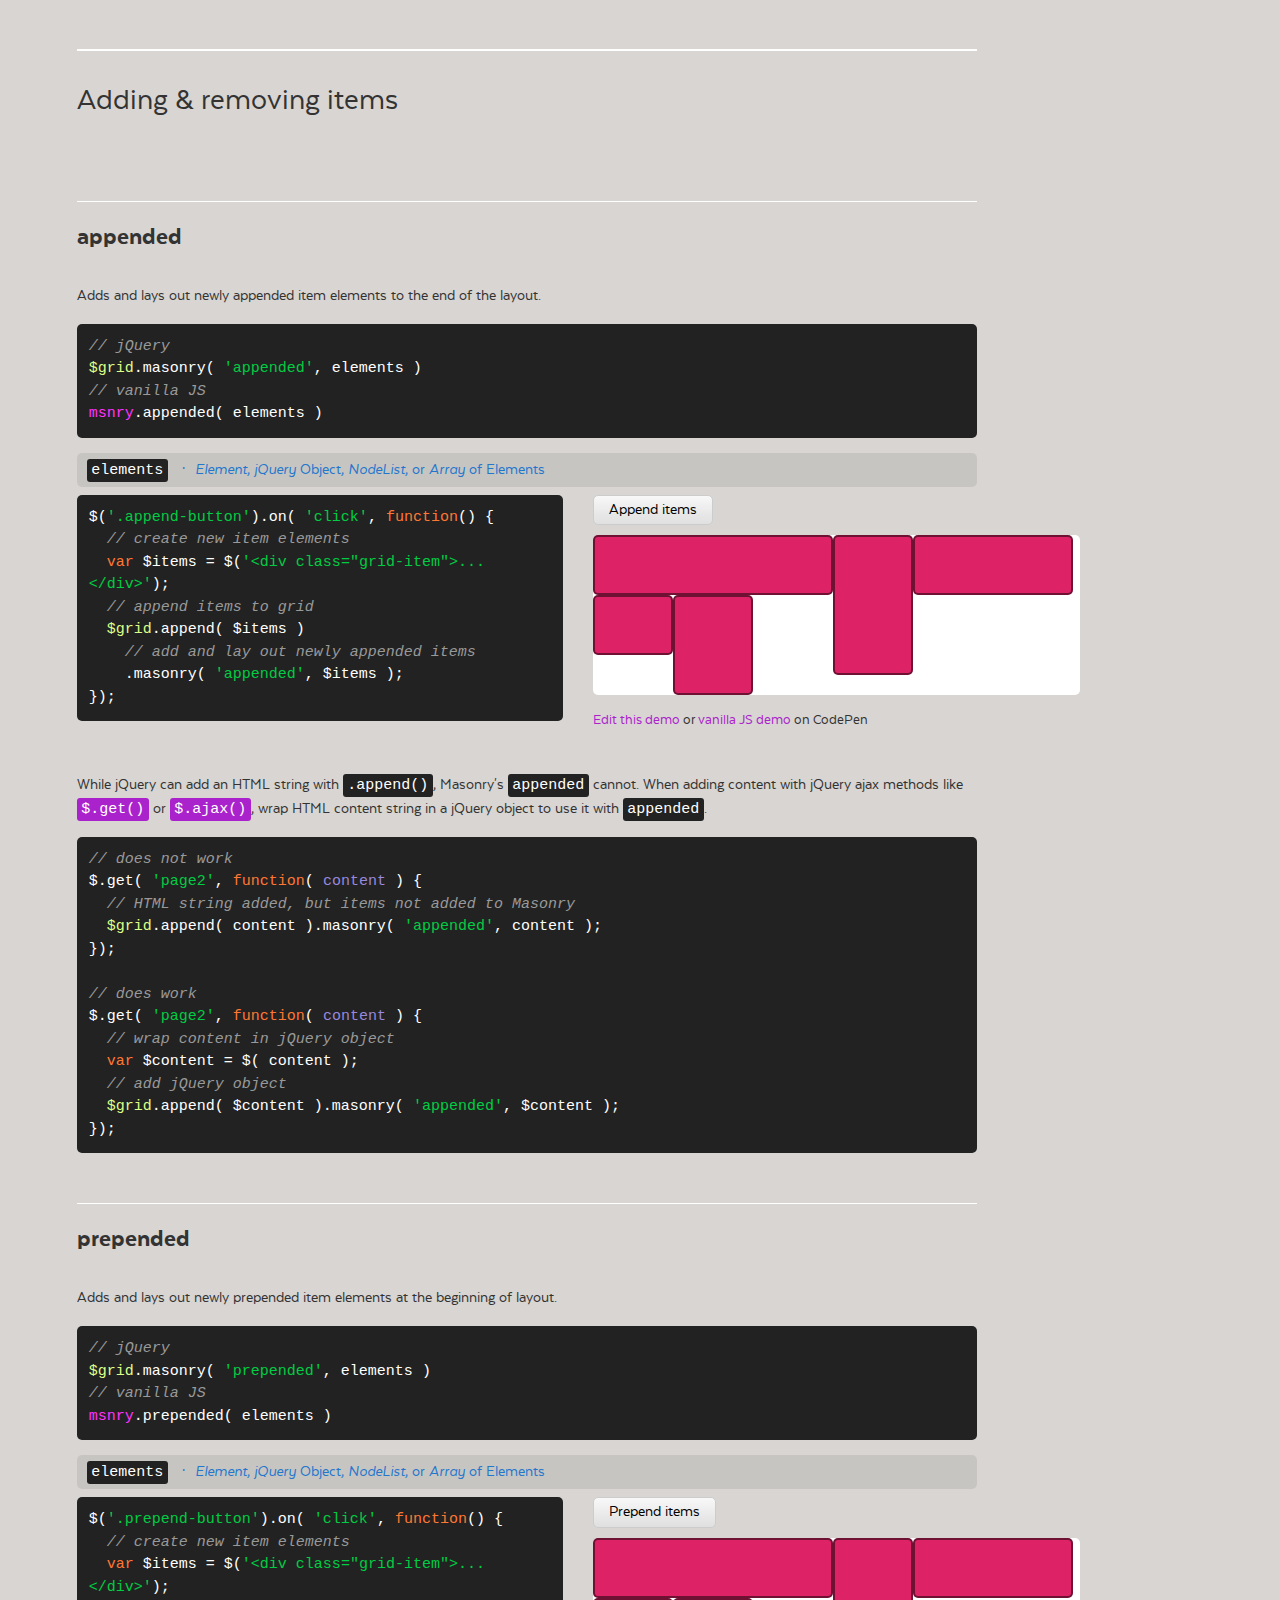
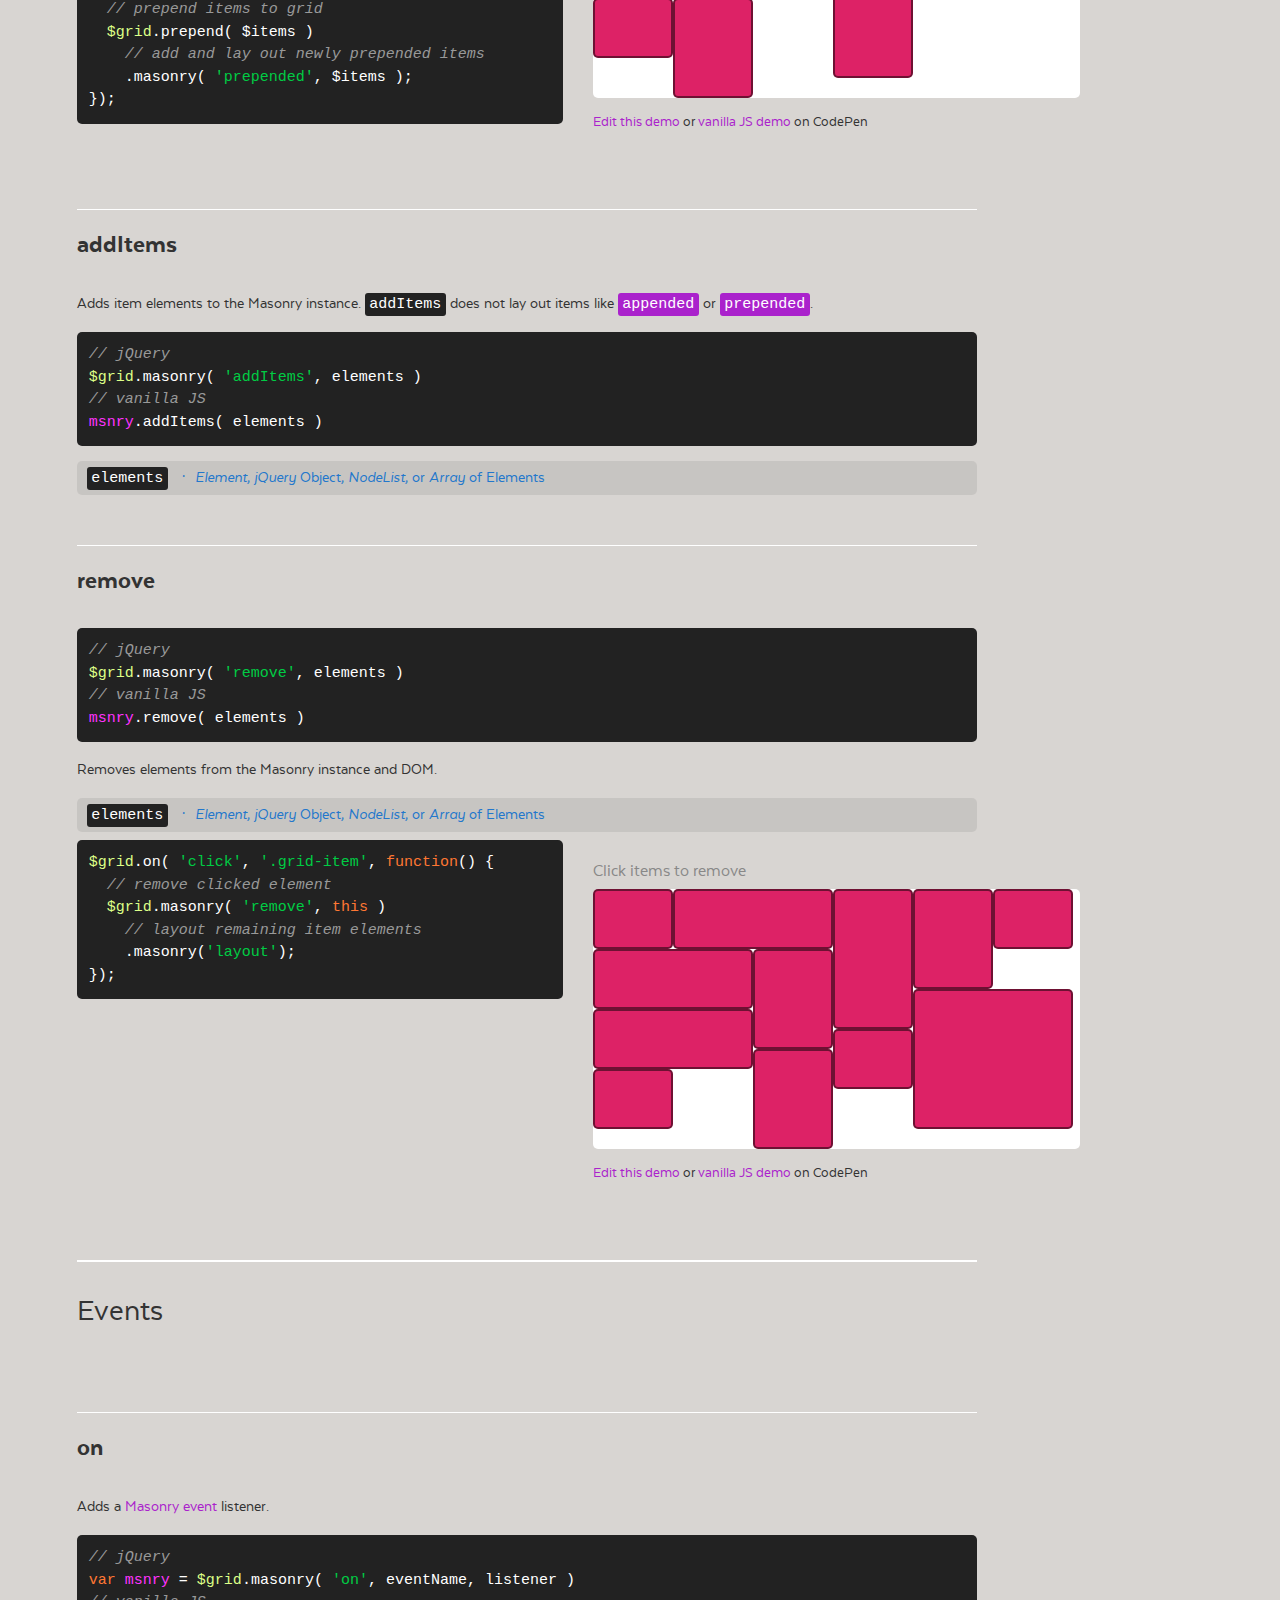
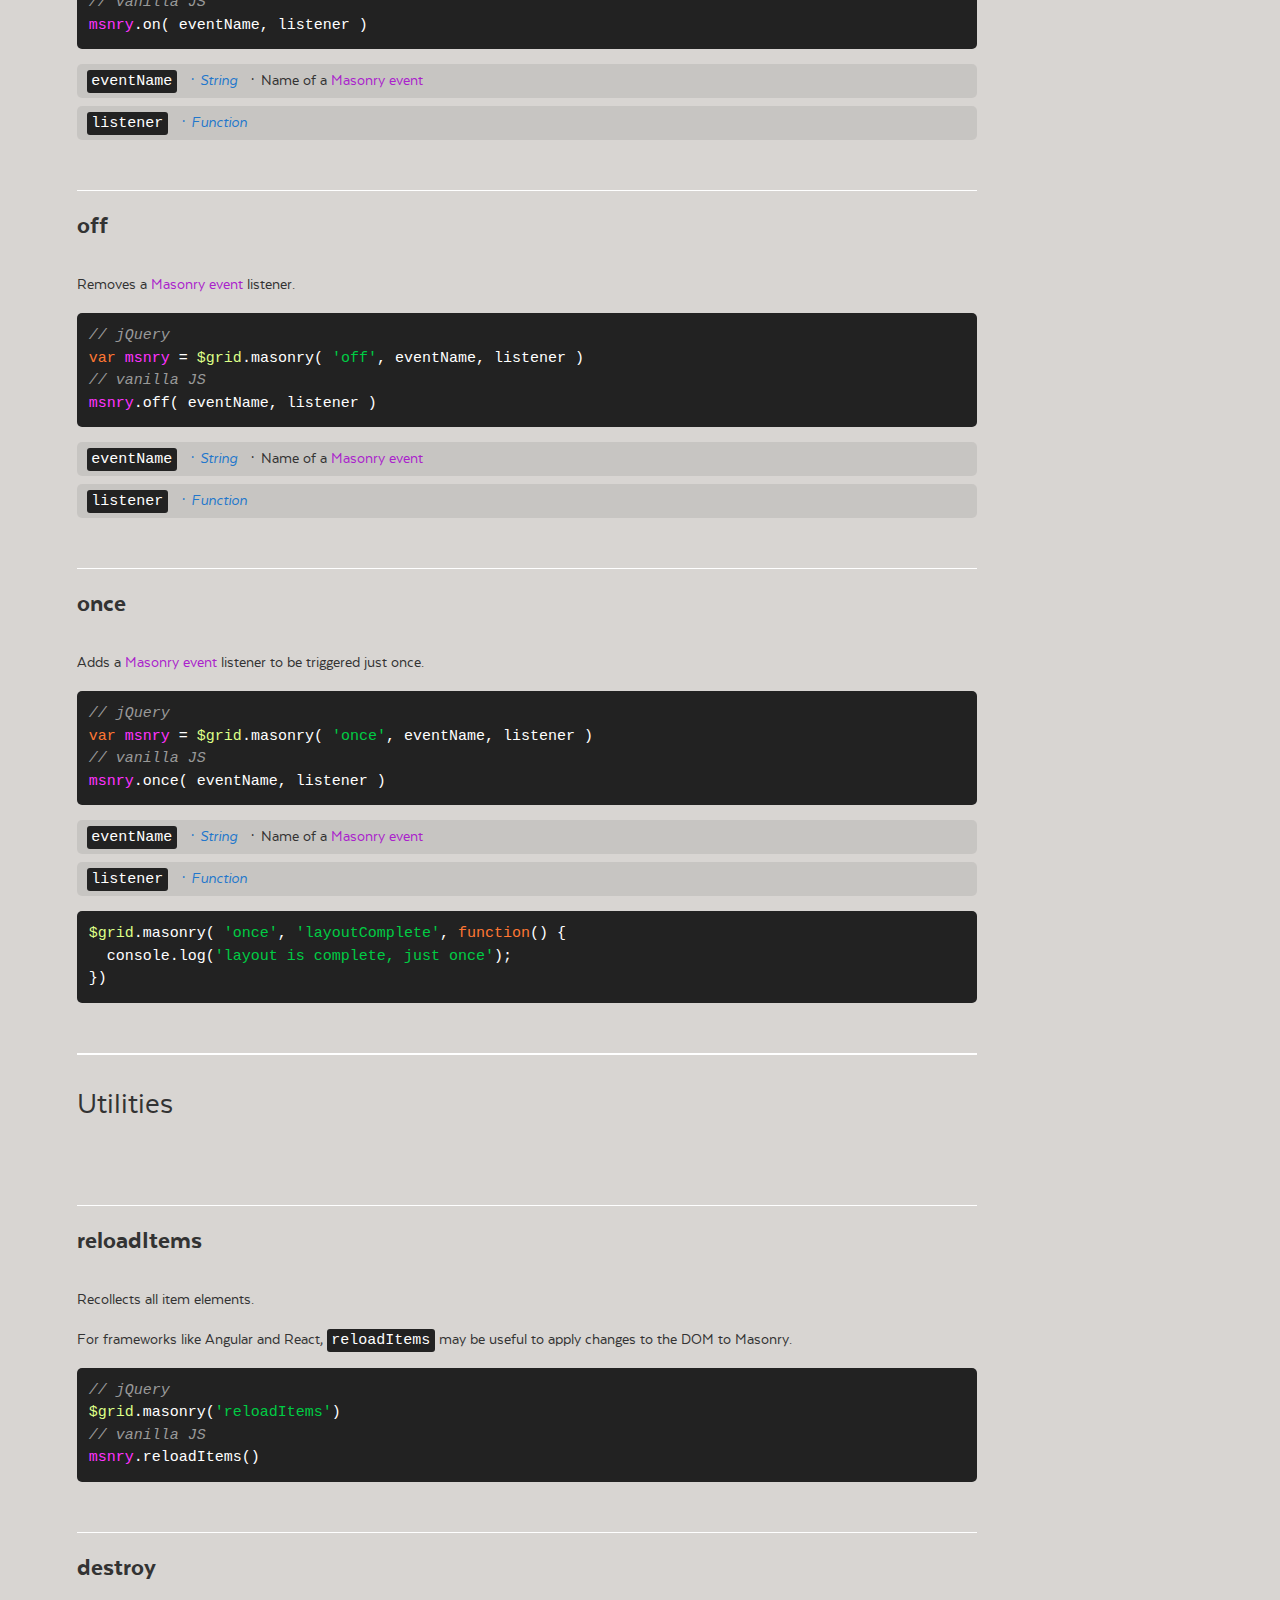
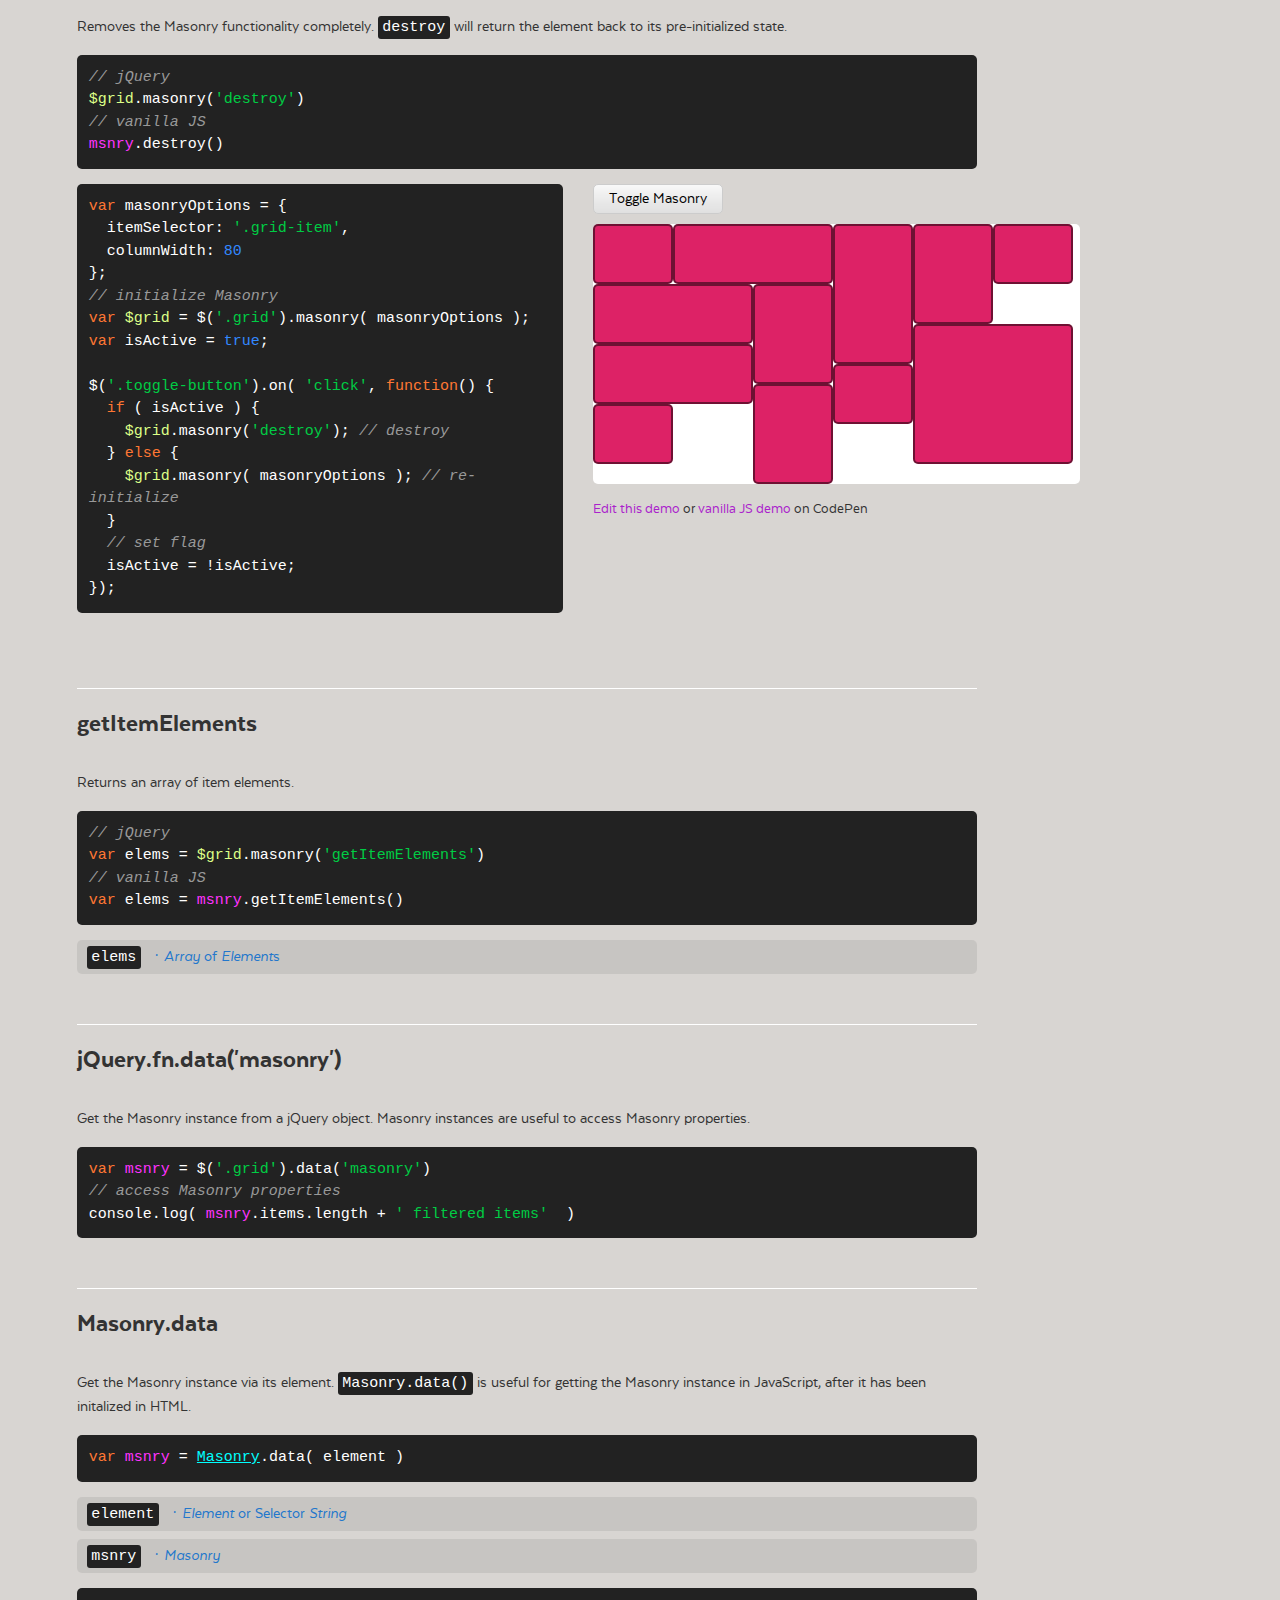
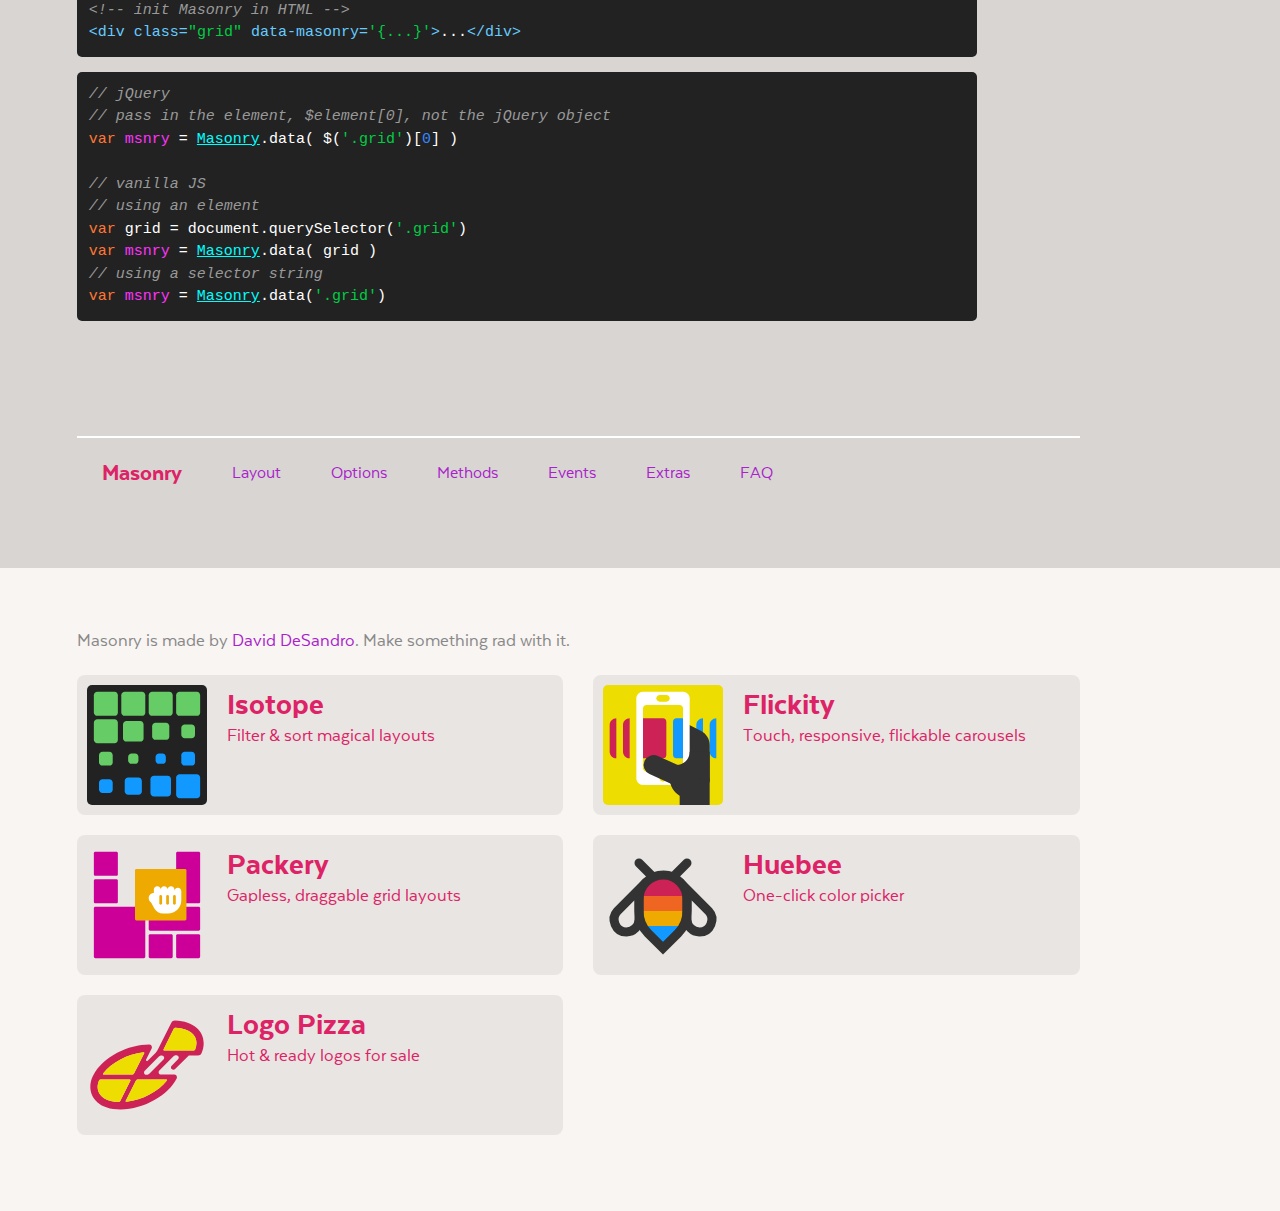
<file: 0/masonry-docs(1)/masonry-docs/methods.html>
<!doctype html>
<html class="export" lang="en">
<head>
  <meta charset="utf-8">
  <meta http-equiv="X-UA-Compatible" content="IE=edge,chrome=1">
  <meta name="viewport" content="width=device-width">
  <meta name="description" content="Cascading grid layout library">

  <title>Masonry &#xB7; Methods</title>

    <link rel="stylesheet" href="css/masonry-docs.css" media="screen">

</head>
<body class="page--" data-page="">

  <div class="site-nav">
    <div class="container">
      <ol class="site-nav__list">
        <li class="site-nav__item site-nav__item--homepage">
          <a href=".">Masonry</a></li>
        <li class="site-nav__item site-nav__item--layout">
          <a href="layout.html">Layout</a></li>
        <li class="site-nav__item site-nav__item--options">
          <a href="options.html">Options</a></li>
        <li class="site-nav__item site-nav__item--methods">
          <a href="methods.html">Methods</a></li>
        <li class="site-nav__item site-nav__item--events">
          <a href="events.html">Events</a></li>
        <li class="site-nav__item site-nav__item--extras">
          <a href="extras.html">Extras</a></li>
        <li class="site-nav__item site-nav__item--faq">
          <a href="faq.html">FAQ</a></li>
      </ol>
    </div>
  </div>


  <div id="content" class="content container">

      <h1>Methods</h1>

    <ul class="page-nav">
<li class="page-nav__item page-nav__item--h2"><a href="#layout">Layout</a></li>
<li class="page-nav__item page-nav__item--h3"><a href="#layout-masonry">layout / .masonry()</a></li>
<li class="page-nav__item page-nav__item--h3"><a href="#layoutitems">layoutItems</a></li>
<li class="page-nav__item page-nav__item--h3"><a href="#stamp">stamp</a></li>
<li class="page-nav__item page-nav__item--h3"><a href="#unstamp">unstamp</a></li>
<li class="page-nav__item page-nav__item--h2"><a href="#adding-removing-items">Adding &amp; removing items</a></li>
<li class="page-nav__item page-nav__item--h3"><a href="#appended">appended</a></li>
<li class="page-nav__item page-nav__item--h3"><a href="#prepended">prepended</a></li>
<li class="page-nav__item page-nav__item--h3"><a href="#additems">addItems</a></li>
<li class="page-nav__item page-nav__item--h3"><a href="#remove">remove</a></li>
<li class="page-nav__item page-nav__item--h2"><a href="#events">Events</a></li>
<li class="page-nav__item page-nav__item--h3"><a href="#on">on</a></li>
<li class="page-nav__item page-nav__item--h3"><a href="#off">off</a></li>
<li class="page-nav__item page-nav__item--h3"><a href="#once">once</a></li>
<li class="page-nav__item page-nav__item--h2"><a href="#utilities">Utilities</a></li>
<li class="page-nav__item page-nav__item--h3"><a href="#reloaditems">reloadItems</a></li>
<li class="page-nav__item page-nav__item--h3"><a href="#destroy">destroy</a></li>
<li class="page-nav__item page-nav__item--h3"><a href="#getitemelements">getItemElements</a></li>
<li class="page-nav__item page-nav__item--h3"><a href="#jquery-fn-data-masonry">jQuery.fn.data(&apos;masonry&apos;)</a></li>
<li class="page-nav__item page-nav__item--h3"><a href="#masonry-data">Masonry.data</a></li>
</ul>


<p>Methods are actions done by Masonry instances.</p>

<p>With jQuery, methods follow the jQuery UI pattern <code>.masonry( <span class="string">&apos;methodName&apos;</span> <span class="comment">/* arguments */</span> )</code>.</p>

<pre><code class="js"><span class="jquery_var">$grid</span>.masonry()
  .append( elem )
  .masonry( <span class="string">&apos;appended&apos;</span>, elem )
  <span class="comment">// layout</span>
  .masonry();
</code></pre>

<div class="call-out">
  <p>jQuery chaining is broken by methods that return values: (i.e. 
    <a href="#getitemelements"><code>getItemElements</code></a>,
    <a href="#getitem"><code>getItem</code></a>,
    <a href="#on"><code>on</code></a>, and
    <a href="#off"><code>off</code></a>).
  </p>
</div>

<p>Vanilla JavaScript methods look like <code>masonry.methodName( <span class="comment">/* arguments */</span> )</code>. Unlike jQuery methods, they cannot be chained together.</p>

<pre><code class="js"><span class="comment">// vanilla JS</span>
<span class="keyword">var</span> <span class="masonry_var">msnry</span> = <span class="keyword">new</span> <span class="masonry_keyword">Masonry</span>( <span class="string">&apos;.grid&apos;</span>, {...});
gridElement.appendChild( elem );
<span class="masonry_var">msnry</span>.appended( elem );
<span class="masonry_var">msnry</span>.layout();
</code></pre>


<h2 id="layout">Layout</h2>


<h3 id="layout-masonry">layout / .masonry()</h3>

<p>Lays out all item elements. <code>layout</code> is useful when an item has changed size, and all items need to be laid out again.</p>

<pre><code class="js"><span class="comment">// jQuery</span>
<span class="jquery_var">$grid</span>.masonry()
<span class="comment">// vanilla JS</span>
<span class="masonry_var">msnry</span>.layout()
</code></pre>

<div class="duo example">
  <div class="duo__cell example__code">
<pre><code class="js"><span class="keyword">var</span> <span class="jquery_var">$grid</span> = $(<span class="string">&apos;.grid&apos;</span>).masonry({
  <span class="attr">columnWidth</span>: <span class="number">80</span>
});
<span class="comment">// change size of item by toggling gigante class</span>
<span class="jquery_var">$grid</span>.on( <span class="string">&apos;click&apos;</span>, <span class="string">&apos;.grid-item&apos;</span>, <span class="function"><span class="keyword">function</span>(<span class="params"></span>) </span>{
  $(<span class="keyword">this</span>).toggleClass(<span class="string">&apos;gigante&apos;</span>);
  <span class="comment">// trigger layout after item size changes</span>
  <span class="jquery_var">$grid</span>.masonry(<span class="string">&apos;layout&apos;</span>);
});
</code></pre>
  </div>
  <div class="duo__cell example__demo" data-js="layout-demo">
    <p class="instruction">Click item to toggle size</p>
  
    <div class="grid grid--clickable">
      <div class="grid-item"></div>
      <div class="grid-item grid-item--width2"></div>
      <div class="grid-item grid-item--height3"></div>
      <div class="grid-item grid-item--height2"></div>
      <div class="grid-item grid-item--width2"></div>
      <div class="grid-item"></div>
      <div class="grid-item grid-item--width2 grid-item--height3"></div>
      <div class="grid-item grid-item--height2"></div>
      <div class="grid-item grid-item--width2"></div>
      <div class="grid-item"></div>
      <div class="grid-item grid-item--height2"></div>
      <div class="grid-item"></div>
    </div>
  
    <p class="edit-demo">
        <a href="http://codepen.io/desandro/pen/JdEyYQ">Edit this demo</a>
        or <a href="http://codepen.io/desandro/pen/vdkJn">vanilla JS demo</a> on CodePen
    </p>
  </div>
</div>


<h3 id="layoutitems">layoutItems</h3>

<p>Lays out specified items.</p>

<pre><code class="js"><span class="comment">// jQuery</span>
<span class="jquery_var">$grid</span>.masonry( <span class="string">&apos;layoutItems&apos;</span>, items, isStill )
<span class="comment">// vanilla JS</span>
<span class="masonry_var">msnry</span>.layoutItems( items, isStill )
</code></pre>

<p class="variable">
  <code class="variable__code">items</code>
  <span class="variable__type"><i>Array</i> of <i>Masonry.Item</i>s</span>
</p>

<p class="variable">
  <code class="variable__code">isStill</code>
  <span class="variable__type"><i>Boolean</i></span>
  <span class="variable__description">Disables transitions</span>
</p>


<h3 id="stamp">stamp</h3>

<p>Stamps elements in the layout. Masonry will lay out item elements <em>around</em> stamped elements.</p>

<pre><code class="js"><span class="comment">// jQuery</span>
<span class="jquery_var">$grid</span>.masonry( <span class="string">&apos;stamp&apos;</span>, elements )
<span class="comment">// vanilla JS</span>
<span class="masonry_var">msnry</span>.stamp( elements )
</code></pre>

<p class="variable">
  <code class="variable__code">elements</code>
  <span class="variable__type">
    <i>Element</i>,
    <i>jQuery</i> Object,
    <i>NodeList</i>, or
    <i>Array</i> of Elements
  </span>
</p>

<p>Set <a href="options.html#itemselector"><code>itemSelector</code></a> so that stamps do not get used as layout items.</p>

<div class="duo example">
  <div class="duo__cell example__code">
<pre><code class="js"><span class="keyword">var</span> <span class="jquery_var">$grid</span> = $(<span class="string">&apos;.grid&apos;</span>).masonry({
  <span class="comment">// specify itemSelector so stamps do get laid out</span>
  itemSelector: <span class="string">&apos;.grid-item&apos;</span>,
  <span class="attr">columnWidth</span>: <span class="number">80</span>
});
<span class="keyword">var</span> $stamp = <span class="jquery_var">$grid</span>.find(<span class="string">&apos;.stamp&apos;</span>);
<span class="keyword">var</span> isStamped = <span class="literal">false</span>;

$(<span class="string">&apos;.stamp-button&apos;</span>).on( <span class="string">&apos;click&apos;</span>, <span class="function"><span class="keyword">function</span>(<span class="params"></span>) </span>{
  <span class="comment">// stamp or unstamp element</span>
  <span class="keyword">if</span> ( isStamped ) {
    <span class="jquery_var">$grid</span>.masonry( <span class="string">&apos;unstamp&apos;</span>, $stamp );
  } <span class="keyword">else</span> {
    <span class="jquery_var">$grid</span>.masonry( <span class="string">&apos;stamp&apos;</span>, $stamp );
  }
  <span class="comment">// trigger layout</span>
  <span class="jquery_var">$grid</span>.masonry(<span class="string">&apos;layout&apos;</span>);
  <span class="comment">// set flag</span>
  isStamped = !isStamped;
});
</code></pre>
  </div>
  <div class="duo__cell example__demo" data-js="stamp-methods-demo">
    <button class="button stamp-button">Toggle stamped</button>
    <div class="grid grid--has-stamp grid--stamp-methods-demo">
      <div class="stamp stamp--stamp-methods-demo"></div>
      <div class="grid-item"></div>
      <div class="grid-item grid-item--width2"></div>
      <div class="grid-item grid-item--height3"></div>
      <div class="grid-item grid-item--height2"></div>
      <div class="grid-item grid-item--width2"></div>
      <div class="grid-item"></div>
      <div class="grid-item grid-item--width2 grid-item--height3"></div>
      <div class="grid-item grid-item--height2"></div>
      <div class="grid-item grid-item--width2"></div>
      <div class="grid-item"></div>
      <div class="grid-item grid-item--height2"></div>
      <div class="grid-item"></div>
    </div>
    <p class="edit-demo">
        <a href="http://codepen.io/desandro/pen/MwJvbq">Edit this demo</a>
        or <a href="http://codepen.io/desandro/pen/wKpjs">vanilla JS demo</a> on CodePen
    </p>
  </div>
</div>


<h3 id="unstamp">unstamp</h3>

<p>Un-stamps elements in the layout, so that Masonry will no longer layout item elements around them. <a href="#stamp">See demo above</a>.</p>

<pre><code class="js"><span class="comment">// jQuery</span>
<span class="jquery_var">$grid</span>.masonry( <span class="string">&apos;unstamp&apos;</span>, elements )
<span class="comment">// vanilla JS</span>
<span class="masonry_var">msnry</span>.unstamp( elements )
</code></pre>

<p class="variable">
  <code class="variable__code">elements</code>
  <span class="variable__type">
    <i>Element</i>,
    <i>jQuery</i> Object,
    <i>NodeList</i>, or
    <i>Array</i> of Elements
  </span>
</p>


<h2 id="adding-removing-items">Adding &amp; removing items</h2>


<h3 id="appended">appended</h3>

<p>Adds and lays out newly appended item elements to the end of the layout.</p>

<pre><code class="js"><span class="comment">// jQuery</span>
<span class="jquery_var">$grid</span>.masonry( <span class="string">&apos;appended&apos;</span>, elements )
<span class="comment">// vanilla JS</span>
<span class="masonry_var">msnry</span>.appended( elements )
</code></pre>

<p class="variable">
  <code class="variable__code">elements</code>
  <span class="variable__type">
    <i>Element</i>,
    <i>jQuery</i> Object,
    <i>NodeList</i>, or
    <i>Array</i> of Elements
  </span>
</p>

<div class="duo example">
  <div class="duo__cell example__code">
<pre><code class="js">$(<span class="string">&apos;.append-button&apos;</span>).on( <span class="string">&apos;click&apos;</span>, <span class="function"><span class="keyword">function</span>(<span class="params"></span>) </span>{
  <span class="comment">// create new item elements</span>
  <span class="keyword">var</span> $items = $(<span class="string">&apos;&lt;div class=&quot;grid-item&quot;&gt;...&lt;/div&gt;&apos;</span>);
  <span class="comment">// append items to grid</span>
  <span class="jquery_var">$grid</span>.append( $items )
    <span class="comment">// add and lay out newly appended items</span>
    .masonry( <span class="string">&apos;appended&apos;</span>, $items );
});
</code></pre>
  </div>
  <div class="duo__cell example__demo" data-js="appended-demo">
    <button class="button append-button">Append items</button>
    <div class="grid">
      <div class="grid-item grid-item--width3"></div>
      <div class="grid-item grid-item--height3"></div>
      <div class="grid-item grid-item--width2"></div>
      <div class="grid-item"></div>
      <div class="grid-item grid-item--height2"></div>
    </div>
    <p class="edit-demo">
        <a href="http://codepen.io/desandro/pen/kwALv">Edit this demo</a>
        or <a href="http://codepen.io/desandro/pen/nhekz">vanilla JS demo</a> on CodePen
    </p>
  </div>
</div>

<p>While jQuery can add an HTML string with <code>.append()</code>, Masonry&apos;s <code>appended</code> cannot. When adding content with jQuery ajax methods like <a href="http://api.jquery.com/jquery.get/"><code>$.get()</code></a> or <a href="http://api.jquery.com/jquery.ajax/"><code>$.ajax()</code></a>, wrap HTML content string in a jQuery object to use it with <code>appended</code>.</p>

<pre><code class="js"><span class="comment">// does not work</span>
$.get( <span class="string">&apos;page2&apos;</span>, <span class="function"><span class="keyword">function</span>(<span class="params"> content </span>) </span>{
  <span class="comment">// HTML string added, but items not added to Masonry</span>
  <span class="jquery_var">$grid</span>.append( content ).masonry( <span class="string">&apos;appended&apos;</span>, content );
});

<span class="comment">// does work</span>
$.get( <span class="string">&apos;page2&apos;</span>, <span class="function"><span class="keyword">function</span>(<span class="params"> content </span>) </span>{
  <span class="comment">// wrap content in jQuery object</span>
  <span class="keyword">var</span> $content = $( content );
  <span class="comment">// add jQuery object</span>
  <span class="jquery_var">$grid</span>.append( $content ).masonry( <span class="string">&apos;appended&apos;</span>, $content );
});
</code></pre>


<h3 id="prepended">prepended</h3>

<p>Adds and lays out newly prepended item elements at the beginning of layout.</p>

<pre><code class="js"><span class="comment">// jQuery</span>
<span class="jquery_var">$grid</span>.masonry( <span class="string">&apos;prepended&apos;</span>, elements )
<span class="comment">// vanilla JS</span>
<span class="masonry_var">msnry</span>.prepended( elements )
</code></pre>

<p class="variable">
  <code class="variable__code">elements</code>
  <span class="variable__type">
    <i>Element</i>,
    <i>jQuery</i> Object,
    <i>NodeList</i>, or
    <i>Array</i> of Elements
  </span>
</p>

<div class="duo example">
  <div class="duo__cell example__code">
<pre><code class="js">$(<span class="string">&apos;.prepend-button&apos;</span>).on( <span class="string">&apos;click&apos;</span>, <span class="function"><span class="keyword">function</span>(<span class="params"></span>) </span>{
  <span class="comment">// create new item elements</span>
  <span class="keyword">var</span> $items = $(<span class="string">&apos;&lt;div class=&quot;grid-item&quot;&gt;...&lt;/div&gt;&apos;</span>);
  <span class="comment">// prepend items to grid</span>
  <span class="jquery_var">$grid</span>.prepend( $items )
    <span class="comment">// add and lay out newly prepended items</span>
    .masonry( <span class="string">&apos;prepended&apos;</span>, $items );
});
</code></pre>
  </div>
  <div class="duo__cell example__demo" data-js="prepended-demo">
    <button class="button prepend-button">Prepend items</button>
    <div class="grid">
      <div class="grid-item grid-item--width3"></div>
      <div class="grid-item grid-item--height3"></div>
      <div class="grid-item grid-item--width2"></div>
      <div class="grid-item"></div>
      <div class="grid-item grid-item--height2"></div>
    </div>
    <p class="edit-demo">
        <a href="http://codepen.io/desandro/pen/vilFn">Edit this demo</a>
        or <a href="http://codepen.io/desandro/pen/rVjgrL">vanilla JS demo</a> on CodePen
    </p>
  </div>
</div>


<h3 id="additems">addItems</h3>

<p>Adds item elements to the Masonry instance. <code>addItems</code> does not lay out items like <a href="#appended"><code>appended</code></a> or <a href="#prepended"><code>prepended</code></a>.</p>

<pre><code class="js"><span class="comment">// jQuery</span>
<span class="jquery_var">$grid</span>.masonry( <span class="string">&apos;addItems&apos;</span>, elements )
<span class="comment">// vanilla JS</span>
<span class="masonry_var">msnry</span>.addItems( elements )
</code></pre>

<p class="variable">
  <code class="variable__code">elements</code>
  <span class="variable__type">
    <i>Element</i>,
    <i>jQuery</i> Object,
    <i>NodeList</i>, or
    <i>Array</i> of Elements
  </span>
</p>


<h3 id="remove">remove</h3>

<pre><code class="js"><span class="comment">// jQuery</span>
<span class="jquery_var">$grid</span>.masonry( <span class="string">&apos;remove&apos;</span>, elements )
<span class="comment">// vanilla JS</span>
<span class="masonry_var">msnry</span>.remove( elements )
</code></pre>

<p>Removes elements from the Masonry instance and DOM.</p>

<p class="variable">
  <code class="variable__code">elements</code>
  <span class="variable__type">
    <i>Element</i>,
    <i>jQuery</i> Object,
    <i>NodeList</i>, or
    <i>Array</i> of Elements
  </span>
</p>

<div class="duo example">
  <div class="duo__cell example__code">
<pre><code class="js"><span class="jquery_var">$grid</span>.on( <span class="string">&apos;click&apos;</span>, <span class="string">&apos;.grid-item&apos;</span>, <span class="function"><span class="keyword">function</span>(<span class="params"></span>) </span>{
  <span class="comment">// remove clicked element</span>
  <span class="jquery_var">$grid</span>.masonry( <span class="string">&apos;remove&apos;</span>, <span class="keyword">this</span> )
    <span class="comment">// layout remaining item elements</span>
    .masonry(<span class="string">&apos;layout&apos;</span>);
});
</code></pre>
  </div>
  <div class="duo__cell example__demo" data-js="remove-demo">
    <p class="instruction">Click items to remove</p>
    <div class="grid grid--clickable">
      <div class="grid-item"></div>
      <div class="grid-item grid-item--width2"></div>
      <div class="grid-item grid-item--height3"></div>
      <div class="grid-item grid-item--height2"></div>
      <div class="grid-item grid-item--width2"></div>
      <div class="grid-item"></div>
      <div class="grid-item grid-item--width2 grid-item--height3"></div>
      <div class="grid-item grid-item--height2"></div>
      <div class="grid-item grid-item--width2"></div>
      <div class="grid-item"></div>
      <div class="grid-item grid-item--height2"></div>
      <div class="grid-item"></div>
    </div>
    <p class="edit-demo">
        <a href="http://codepen.io/desandro/pen/aOprQW">Edit this demo</a>
        or <a href="http://codepen.io/desandro/pen/IBJeq">vanilla JS demo</a> on CodePen
    </p>
  </div>
</div>


<h2 id="events">Events</h2>


<h3 id="on">on</h3>

<p>Adds a <a href="events.html">Masonry event</a> listener.</p>

<pre><code class="js"><span class="comment">// jQuery</span>
<span class="keyword">var</span> <span class="masonry_var">msnry</span> = <span class="jquery_var">$grid</span>.masonry( <span class="string">&apos;on&apos;</span>, eventName, listener )
<span class="comment">// vanilla JS</span>
<span class="masonry_var">msnry</span>.on( eventName, listener )
</code></pre>

<p class="variable">
  <code class="variable__code">eventName</code>
  <span class="variable__type"><i>String</i></span>
  <span class="variable__description">Name of a <a href="events.html">Masonry event</a></span>
</p>

<p class="variable">
  <code class="variable__code">listener</code>
  <span class="variable__type"><i>Function</i></span>
</p>


<h3 id="off">off</h3>

<p>Removes a <a href="events.html">Masonry event</a> listener.</p>

<pre><code class="js"><span class="comment">// jQuery</span>
<span class="keyword">var</span> <span class="masonry_var">msnry</span> = <span class="jquery_var">$grid</span>.masonry( <span class="string">&apos;off&apos;</span>, eventName, listener )
<span class="comment">// vanilla JS</span>
<span class="masonry_var">msnry</span>.off( eventName, listener )
</code></pre>

<p class="variable">
  <code class="variable__code">eventName</code>
  <span class="variable__type"><i>String</i></span>
  <span class="variable__description">Name of a <a href="events.html">Masonry event</a></span>
</p>

<p class="variable">
  <code class="variable__code">listener</code>
  <span class="variable__type"><i>Function</i></span>
</p>


<h3 id="once">once</h3>

<p>Adds a <a href="events.html">Masonry event</a> listener to be triggered just once.</p>

<pre><code class="js"><span class="comment">// jQuery</span>
<span class="keyword">var</span> <span class="masonry_var">msnry</span> = <span class="jquery_var">$grid</span>.masonry( <span class="string">&apos;once&apos;</span>, eventName, listener )
<span class="comment">// vanilla JS</span>
<span class="masonry_var">msnry</span>.once( eventName, listener )
</code></pre>

<p class="variable">
  <code class="variable__code">eventName</code>
  <span class="variable__type"><i>String</i></span>
  <span class="variable__description">Name of a <a href="events.html">Masonry event</a></span>
</p>

<p class="variable">
  <code class="variable__code">listener</code>
  <span class="variable__type"><i>Function</i></span>
</p>

<pre><code class="js"><span class="jquery_var">$grid</span>.masonry( <span class="string">&apos;once&apos;</span>, <span class="string">&apos;layoutComplete&apos;</span>, <span class="function"><span class="keyword">function</span>(<span class="params"></span>) </span>{
  <span class="built_in">console</span>.log(<span class="string">&apos;layout is complete, just once&apos;</span>);
})
</code></pre>


<h2 id="utilities">Utilities</h2>


<h3 id="reloaditems">reloadItems</h3>

<p>Recollects all item elements.</p>

<p>For frameworks like Angular and React, <code>reloadItems</code> may be useful to apply changes to the DOM to Masonry.</p>

<pre><code class="js"><span class="comment">// jQuery</span>
<span class="jquery_var">$grid</span>.masonry(<span class="string">&apos;reloadItems&apos;</span>)
<span class="comment">// vanilla JS</span>
<span class="masonry_var">msnry</span>.reloadItems()
</code></pre>


<h3 id="destroy">destroy</h3>

<p>Removes the Masonry functionality completely. <code>destroy</code> will return the element back to its pre-initialized state.</p>

<pre><code class="js"><span class="comment">// jQuery</span>
<span class="jquery_var">$grid</span>.masonry(<span class="string">&apos;destroy&apos;</span>)
<span class="comment">// vanilla JS</span>
<span class="masonry_var">msnry</span>.destroy()
</code></pre>

<div class="duo example">
  <div class="duo__cell example__code">
<pre><code class="js"><span class="keyword">var</span> masonryOptions = {
  <span class="attr">itemSelector</span>: <span class="string">&apos;.grid-item&apos;</span>,
  <span class="attr">columnWidth</span>: <span class="number">80</span>
};
<span class="comment">// initialize Masonry</span>
<span class="keyword">var</span> <span class="jquery_var">$grid</span> = $(<span class="string">&apos;.grid&apos;</span>).masonry( masonryOptions );
<span class="keyword">var</span> isActive = <span class="literal">true</span>;

$(<span class="string">&apos;.toggle-button&apos;</span>).on( <span class="string">&apos;click&apos;</span>, <span class="function"><span class="keyword">function</span>(<span class="params"></span>) </span>{
  <span class="keyword">if</span> ( isActive ) {
    <span class="jquery_var">$grid</span>.masonry(<span class="string">&apos;destroy&apos;</span>); <span class="comment">// destroy</span>
  } <span class="keyword">else</span> {
    <span class="jquery_var">$grid</span>.masonry( masonryOptions ); <span class="comment">// re-initialize</span>
  }
  <span class="comment">// set flag</span>
  isActive = !isActive;
});
</code></pre>
  </div>
  <div class="duo__cell example__demo" data-js="destroy-demo">
    <button class="button toggle-button">Toggle Masonry</button>
    <div class="grid">
      <div class="grid-item"></div>
      <div class="grid-item grid-item--width2"></div>
      <div class="grid-item grid-item--height3"></div>
      <div class="grid-item grid-item--height2"></div>
      <div class="grid-item grid-item--width2"></div>
      <div class="grid-item"></div>
      <div class="grid-item grid-item--width2 grid-item--height3"></div>
      <div class="grid-item grid-item--height2"></div>
      <div class="grid-item grid-item--width2"></div>
      <div class="grid-item"></div>
      <div class="grid-item grid-item--height2"></div>
      <div class="grid-item"></div>
    </div>
    <p class="edit-demo">
        <a href="http://codepen.io/desandro/pen/jPyoRE">Edit this demo</a>
        or <a href="http://codepen.io/desandro/pen/EogCw">vanilla JS demo</a> on CodePen
    </p>
  </div>
</div>


<h3 id="getitemelements">getItemElements</h3>

<p>Returns an array of item elements.</p>

<pre><code class="js"><span class="comment">// jQuery</span>
<span class="keyword">var</span> elems = <span class="jquery_var">$grid</span>.masonry(<span class="string">&apos;getItemElements&apos;</span>)
<span class="comment">// vanilla JS</span>
<span class="keyword">var</span> elems = <span class="masonry_var">msnry</span>.getItemElements()
</code></pre>

<p class="variable">
  <code class="variable__code">elems</code>
  <span class="variable__type"><i>Array</i> of <i>Element</i>s</span>
</p>


<h3 id="jquery-fn-data-masonry">jQuery.fn.data(&apos;masonry&apos;)</h3>

<p>Get the Masonry instance from a jQuery object. Masonry instances are useful to access Masonry properties.</p>

<pre><code class="js"><span class="keyword">var</span> <span class="masonry_var">msnry</span> = $(<span class="string">&apos;.grid&apos;</span>).data(<span class="string">&apos;masonry&apos;</span>)
<span class="comment">// access Masonry properties</span>
<span class="built_in">console</span>.log( <span class="masonry_var">msnry</span>.items.length + <span class="string">&apos; filtered items&apos;</span>  )
</code></pre>


<h3 id="masonry-data">Masonry.data</h3>

<p>Get the Masonry instance via its element. <code>Masonry.data()</code> is useful for getting the Masonry instance in JavaScript, after it has been initalized in HTML.</p>

<pre><code class="js"><span class="keyword">var</span> <span class="masonry_var">msnry</span> = <span class="masonry_keyword">Masonry</span>.data( element )
</code></pre>

<p class="variable">
  <code class="variable__code">element</code>
  <span class="variable__type"><i>Element</i> or Selector <i>String</i></span>
</p>

<p class="variable">
  <code class="variable__code">msnry</code>
  <span class="variable__type"><i>Masonry</i></span>
</p>

<pre><code class="html"><span class="comment">&lt;!-- init Masonry in HTML --&gt;</span>
<span class="tag">&lt;<span class="name">div</span> <span class="attr">class</span>=<span class="string">&quot;grid&quot;</span> <span class="attr">data-masonry</span>=<span class="string">&apos;{...}&apos;</span>&gt;</span>...<span class="tag">&lt;/<span class="name">div</span>&gt;</span>
</code></pre>

<pre><code class="js"><span class="comment">// jQuery</span>
<span class="comment">// pass in the element, $element[0], not the jQuery object</span>
<span class="keyword">var</span> <span class="masonry_var">msnry</span> = <span class="masonry_keyword">Masonry</span>.data( $(<span class="string">&apos;.grid&apos;</span>)[<span class="number">0</span>] )

<span class="comment">// vanilla JS</span>
<span class="comment">// using an element</span>
<span class="keyword">var</span> grid = <span class="built_in">document</span>.querySelector(<span class="string">&apos;.grid&apos;</span>)
<span class="keyword">var</span> <span class="masonry_var">msnry</span> = <span class="masonry_keyword">Masonry</span>.data( grid )
<span class="comment">// using a selector string</span>
<span class="keyword">var</span> <span class="masonry_var">msnry</span> = <span class="masonry_keyword">Masonry</span>.data(<span class="string">&apos;.grid&apos;</span>)
</code></pre>



  </div>

  <div class="site-nav">
    <div class="container">
      <ol class="site-nav__list">
        <li class="site-nav__item site-nav__item--homepage">
          <a href=".">Masonry</a></li>
        <li class="site-nav__item site-nav__item--layout">
          <a href="layout.html">Layout</a></li>
        <li class="site-nav__item site-nav__item--options">
          <a href="options.html">Options</a></li>
        <li class="site-nav__item site-nav__item--methods">
          <a href="methods.html">Methods</a></li>
        <li class="site-nav__item site-nav__item--events">
          <a href="events.html">Events</a></li>
        <li class="site-nav__item site-nav__item--extras">
          <a href="extras.html">Extras</a></li>
        <li class="site-nav__item site-nav__item--faq">
          <a href="faq.html">FAQ</a></li>
      </ol>
    </div>
  </div>

  <div class="site-footer">
    <div class="container">
  
      <p class="site-footer__copy">
        Masonry is made by <a href="http://desandro.com">David DeSandro</a>.
        Make something rad with it.
      </p>
  
      <div class="showcase">
      
        <ul class="showcase-item-list">
            <li class="showcase-item">
              <a class="showcase-item__link" href="http://isotope.metafizzy.co">
                <div class="showcase-item__image">
                    <svg class="isotope-illo" xmlns="http://www.w3.org/2000/svg" viewbox="0 0 350 350" width="100" height="100">
                      <path class="isotope-illo__color1" fill="#6C6" d="M80 170H30c-6 0-10-5-10-10v-50c0-6 5-10 10-10h50c6 0 10 5 10 10v50C90 166 86 170 80 170z"/>
                      <path class="isotope-illo__color1" fill="#6C6" d="M80 90H30c-6 0-10-5-10-10V30c0-6 5-10 10-10h50c6 0 10 5 10 10v50C90 86 86 90 80 90z"/>
                      <path class="isotope-illo__color1" fill="#6C6" d="M160 90h-50c-6 0-10-5-10-10V30c0-6 5-10 10-10h50c6 0 10 5 10 10v50C170 86 166 90 160 90z"/>
                      <path class="isotope-illo__color1" fill="#6C6" d="M240 90h-50c-6 0-10-5-10-10V30c0-6 5-10 10-10h50c6 0 10 5 10 10v50C250 86 246 90 240 90z"/>
                      <path class="isotope-illo__color1" fill="#6C6" d="M320 90h-50c-6 0-10-5-10-10V30c0-6 5-10 10-10h50c6 0 10 5 10 10v50C330 86 326 90 320 90z"/>
                      <path class="isotope-illo__color1" fill="#6C6" d="M155 165h-40c-6 0-10-5-10-10v-40c0-6 5-10 10-10h40c6 0 10 5 10 10v40 C165 161 161 165 155 165z"/>
                      <path class="isotope-illo__color1" fill="#6C6" d="M230 160h-30c-6 0-10-5-10-10v-30c0-6 5-10 10-10h30c6 0 10 5 10 10v30 C240 156 236 160 230 160z"/>
                      <path class="isotope-illo__color1" fill="#6C6" d="M305 155h-20c-6 0-10-5-10-10v-20c0-6 5-10 10-10h20c6 0 10 5 10 10v20 C315 151 311 155 305 155z"/>
                      <path class="isotope-illo__color1" fill="#6C6" d="M65 235H45c-6 0-10-5-10-10v-20c0-6 5-10 10-10h20c6 0 10 5 10 10v20C75 231 71 235 65 235z"/>
                      <path class="isotope-illo__color1" fill="#6C6" d="M140 230h-10c-6 0-10-5-10-10v-10c0-6 5-10 10-10h10c6 0 10 5 10 10v10 C150 226 146 230 140 230z"/>
                      <path class="isotope-illo__color2" fill="#19F" d="M305 235h-20c-6 0-10-5-10-10v-20c0-6 5-10 10-10h20c6 0 10 5 10 10v20 C315 231 311 235 305 235z"/>
                      <path class="isotope-illo__color2" fill="#19F" d="M65 315H45c-6 0-10-5-10-10v-20c0-6 5-10 10-10h20c6 0 10 5 10 10v20C75 311 71 315 65 315z"/>
                      <path class="isotope-illo__color2" fill="#19F" d="M150 320h-30c-6 0-10-5-10-10v-30c0-6 5-10 10-10h30c6 0 10 5 10 10v30 C160 316 156 320 150 320z"/>
                      <path class="isotope-illo__color2" fill="#19F" d="M220 230h-10c-6 0-10-5-10-10v-10c0-6 5-10 10-10h10c6 0 10 5 10 10v10 C230 226 226 230 220 230z"/>
                      <path class="isotope-illo__color2" fill="#19F" d="M235 325h-40c-6 0-10-5-10-10v-40c0-6 5-10 10-10h40c6 0 10 5 10 10v40 C245 321 241 325 235 325z"/>
                      <path class="isotope-illo__color2" fill="#19F" d="M320 330h-50c-6 0-10-5-10-10v-50c0-6 5-10 10-10h50c6 0 10 5 10 10v50 C330 326 326 330 320 330z"/>
                    </svg>
                </div>
                <div class="showcase-item__text">
                  <h3 class="showcase-item__title">Isotope</h3>
                  <p class="showcase-item__description">Filter &amp; sort magical layouts</p>
                </div>
              </a>
            </li>
      
            <li class="showcase-item">
              <a class="showcase-item__link" href="http://flickity.metafizzy.co">
                <div class="showcase-item__image">
                    <svg class="flickity-illo" xmlns="http://www.w3.org/2000/svg" viewbox="0 0 360 360" width="100" height="100">
                      <path class="flickity-illo__color1" fill="#19F" d="M300 220L300 220c-11 0-20-9-20-20v-80c0-11 9-20 20-20h0V220z"/>
                      <path class="flickity-illo__color1" fill="#19F" d="M340 220L340 220c-11 0-20-9-20-20v-80c0-11 9-20 20-20h0V220z"/>
                      <path class="flickity-illo__color2" fill="#333" d="M320 290V180c0-18-10-35-27-43L240 110v180H320z"/>
                      <path class="flickity-illo__color3" fill="white" d="M240 300H120c-11 0-20-9-20-20V40c0-11 9-20 20-20h120c11 0 20 9 20 20v240C260 291 251 300 240 300z"/>
                      <path class="flickity-illo__color4" fill="#ED0" d="M230 260H130c-6 0-10-5-10-10V70c0-6 5-10 10-10h100c6 0 10 5 10 10v180 C240 256 236 260 230 260z"/>
                      <path class="flickity-illo__color2" fill="#333" d="M260 200h60v81c0 32-26 59-59 59h0c-34 0-61-27-61-61V240h20 C242 240 260 222 260 200L260 200z"/>
                      <path class="flickity-illo__color5" fill="#C25" d="M180 220h-60V100h60c6 0 10 5 10 10v100C190 216 186 220 180 220z"/>
                      <path class="flickity-illo__color1" fill="#19F" d="M240 220h-20c-6 0-10-5-10-10V110c0-6 5-10 10-10h20V220z"/>
                      <rect class="flickity-illo__color2" fill="#333" x="230" y="280" width="90" height="80"/>
                      <circle class="flickity-illo__color4" fill="#ED0" cx="180" cy="280" r="10"/>
                      <line class="flickity-illo__thumb" stroke="#333" stroke-width="60" stroke-linecap="round" x1="262" y1="290" x2="152" y2="240"/>
                      <path class="flickity-illo__color4" fill="#ED0" d="M190 50h-20c-6 0-10-5-10-10v0c0-6 5-10 10-10h20c6 0 10 5 10 10v0C200 46 196 50 190 50z"/>
                      <path class="flickity-illo__color5" fill="#C25" d="M80 220L80 220c-11 0-20-9-20-20v-80c0-11 9-20 20-20h0V220z"/>
                      <path class="flickity-illo__color5" fill="#C25" d="M40 220L40 220c-11 0-20-9-20-20v-80c0-11 9-20 20-20h0V220z"/>
                    </svg>
                </div>
                <div class="showcase-item__text">
                  <h3 class="showcase-item__title">Flickity</h3>
                  <p class="showcase-item__description">Touch, responsive, flickable carousels</p>
                </div>
              </a>
            </li>
      
            <li class="showcase-item">
              <a class="showcase-item__link" href="http://packery.metafizzy.co">
                <div class="showcase-item__image">
                    <svg class="packery-illo" xmlns="http://www.w3.org/2000/svg" viewbox="0 0 700 700" width="100" height="100">
                      <path class="packery-illo__item" fill="#C09" d="M172 180H48c-4 0-8-4-8-8V48c0-4 4-8 8-8h124c4 0 8 4 8 8v124C180 176 176 180 172 180z"/>
                      <path class="packery-illo__item" fill="#C09" d="M172 340H48c-4 0-8-4-8-8V208c0-4 4-8 8-8h124c4 0 8 4 8 8v124C180 336 176 340 172 340z"/>
                      <path class="packery-illo__item" fill="#C09" d="M492 660H368c-4 0-8-4-8-8V528c0-4 4-8 8-8h124c4 0 8 4 8 8v124C500 656 496 660 492 660z"/>
                      <path class="packery-illo__item" fill="#C09" d="M652 660H528c-4 0-8-4-8-8V528c0-4 4-8 8-8h124c4 0 8 4 8 8v124C660 656 656 660 652 660z"/>
                      <path class="packery-illo__item" fill="#C09" d="M652 500H368c-4 0-8-4-8-8V368c0-4 4-8 8-8h284c4 0 8 4 8 8v124C660 496 656 500 652 500z"/>
                      <path class="packery-illo__item" fill="#C09" d="M332 660H48c-4 0-8-4-8-8V368c0-4 4-8 8-8h284c4 0 8 4 8 8v284C340 656 336 660 332 660z"/>
                      <path class="packery-illo__item" fill="#C09" d="M652 340H528c-4 0-8-4-8-8V48c0-4 4-8 8-8h124c4 0 8 4 8 8v284C660 336 656 340 652 340z"/>
                      <path class="packery-illo__draggie" fill="#EA0" d="M572 440H288c-4 0-8-4-8-8V148c0-4 4-8 8-8h284c4 0 8 4 8 8v284C580 436 576 440 572 440z"/>
                      <g>
                        <path class="packery-illo__hand" fill="white" d="M530 250c-11 0-20 9-20 20v-10c0-11-9-20-20-20s-20 9-20 20c0-11-9-20-20-20s-20 9-20 20c0-11-9-20-20-20
                          s-20 9-20 20v20c-17 0-30 13-30 30c0 11 6 20 14 25l19 35c10 18 30 30 51 30h28
                          c43 0 78-35 78-78V270C550 259 541 250 530 250z"/>
                        <line class="packery-illo__hand-line" stroke="#EA0" fill="none" stroke-width="16" stroke-linecap="round" x1="430" y1="300" x2="430" y2="340"/>
                        <line class="packery-illo__hand-line" stroke="#EA0" fill="none" stroke-width="16" stroke-linecap="round" x1="470" y1="300" x2="470" y2="340"/>
                        <line class="packery-illo__hand-line" stroke="#EA0" fill="none" stroke-width="16" stroke-linecap="round" x1="510" y1="300" x2="510" y2="340"/>
                      </g>
                    </svg>
                </div>
                <div class="showcase-item__text">
                  <h3 class="showcase-item__title">Packery</h3>
                  <p class="showcase-item__description">Gapless, draggable grid layouts</p>
                </div>
              </a>
            </li>
      
            <li class="showcase-item">
              <a class="showcase-item__link" href="http://huebee.buzz">
                <div class="showcase-item__image">
                    <svg class="huebee-illo" xmlns="http://www.w3.org/2000/svg" viewbox="0 0 200 200" width="100" height="100">
                      <polygon class="huebee-illo__stripe4" fill="#19F" points="100,170 65,135 135,135 "/>
                      <rect class="huebee-illo__stripe3" fill="#EA0" x="65" y="110" width="70" height="25"/>
                      <rect class="huebee-illo__stripe2" fill="#E62" x="65" y="85" width="70" height="25"/>
                      <polygon class="huebee-illo__stripe1" fill="#C25" points="135,85 65,85 65,70 80,55 120,55 135,70 "/>
                      <path class="huebee-illo__line" stroke="#333" fill="none" stroke-width="15" d="M140 90c0-22-18-40-39-40C78 50 60 68 60 91V110c0 14 5 27 15 37
                        l25 25l25-25c10-10 15-23 15-37V90z"/>
                      <path class="huebee-illo__line" stroke="#333" fill="none" stroke-width="15" d="M60 74v50c0 11-9 21-21 21h0c-18 0-27-22-15-35L60 74z"/>
                      <path class="huebee-illo__line" stroke="#333" fill="none" stroke-width="15" d="M140 74v50c0 11 9 21 21 21h0c18 0 27-22 15-35L140 74z"/>
                      <line class="huebee-illo__line huebee-illo__antenna" stroke="#333" fill="none" stroke-width="15" stroke-linecap="round" x1="60" y1="30" x2="80" y2="50"/>
                      <line class="huebee-illo__line huebee-illo__antenna" stroke="#333" fill="none" stroke-width="15" stroke-linecap="round" x1="140" y1="30" x2="120" y2="50"/>
                    </svg>
                </div>
                <div class="showcase-item__text">
                  <h3 class="showcase-item__title">Huebee</h3>
                  <p class="showcase-item__description">One-click color picker</p>
                </div>
              </a>
            </li>
      
            <li class="showcase-item">
              <a class="showcase-item__link" href="http://logo.pizza">
                <div class="showcase-item__image">
                    <svg class="logo-pizza-illo" xmlns="http://www.w3.org/2000/svg" viewbox="0 0 700 700" width="100" height="100">
                      <path class="logo-pizza-illo__outline" fill="#C25" d="M513 91c-9-0-17 5-21 12l-80 160c-3 5-6 10-11 15l-47 47
                        c-5 5-12-1-9-7l32-64c5-11-2-23-14-23h-0c-121 0-268 70-327 180
                        C-9 497 35 609 196 609c138 0 279-85 327-180v0c5-11-2-23-14-23h-77c-13 0-19-15-10-24
                        l81-81c5-5 11-8 18-8l0 0c13 0 19 15 10 24L494 354c-6 6-6 14 0 20c3 3 6 4 10 4
                        c4 0 7-1 10-4l80-80h53c9 0 17-5 21-13C707 190 656 97 513 91z M334 281l-59 117
                        c-2 5-7 8-13 8H97c-4 0-6-4-3-7c49-64 143-114 236-124C333 275 335 278 334 281z
                         M70 441c2-4 6-7 10-7h168c4 0 7 4 5 8l-59 118c-2 4-6 6-11 6
                        C106 565 38 521 70 441z M466 441c-49 64-143 114-236 124c-3 0-6-3-4-6l59-117
                        c2-5 7-8 13-8h166C466 434 468 438 466 441z M446 318l-81 81c-5 5-11 8-18 8l0 0
                        c-13 0-19-15-10-24l81-81c5-5 11-8 18-8l0 0C449 294 455 309 446 318z M447 258L506 139
                        c2-4 6-7 11-6c101 7 140 60 114 126c-2 4-6 7-10 7H452C448 266 445 262 447 258z"/>
                      <path class="logo-pizza-illo__slice" fill="#ED0" d="M334 281l-59 117c-2 5-7 8-13 8H97c-4 0-6-4-3-7
                        c49-64 143-114 236-124C333 275 335 278 334 281z"/>
                      <path class="logo-pizza-illo__slice" fill="#ED0" d="M70 441c2-4 6-7 10-7h168c4 0 7 4 5 8l-59 118c-2 4-6 6-11 6
                        C106 565 38 521 70 441z"/>
                      <path class="logo-pizza-illo__slice" fill="#ED0" d="M466 441c-49 64-143 114-236 124c-3 0-6-3-4-6l59-117
                        c2-5 7-8 13-8h166C466 434 468 438 466 441z"/>
                      <path class="logo-pizza-illo__slice" fill="#ED0" d="M447 258L506 139c2-4 6-7 11-6c101 7 140 60 114 126c-2 4-6 7-10 7H452
                        C448 266 445 262 447 258z"/>
                    </svg>
                </div>
                <div class="showcase-item__text">
                  <h3 class="showcase-item__title">Logo Pizza</h3>
                  <p class="showcase-item__description">Hot &amp; ready logos for sale</p>
                </div>
              </a>
            </li>
      
        </ul> 
      
      </div>
  
    </div>
  </div>

  <script src="js/masonry-docs.min.js"></script>


</body>
</html>
</file>
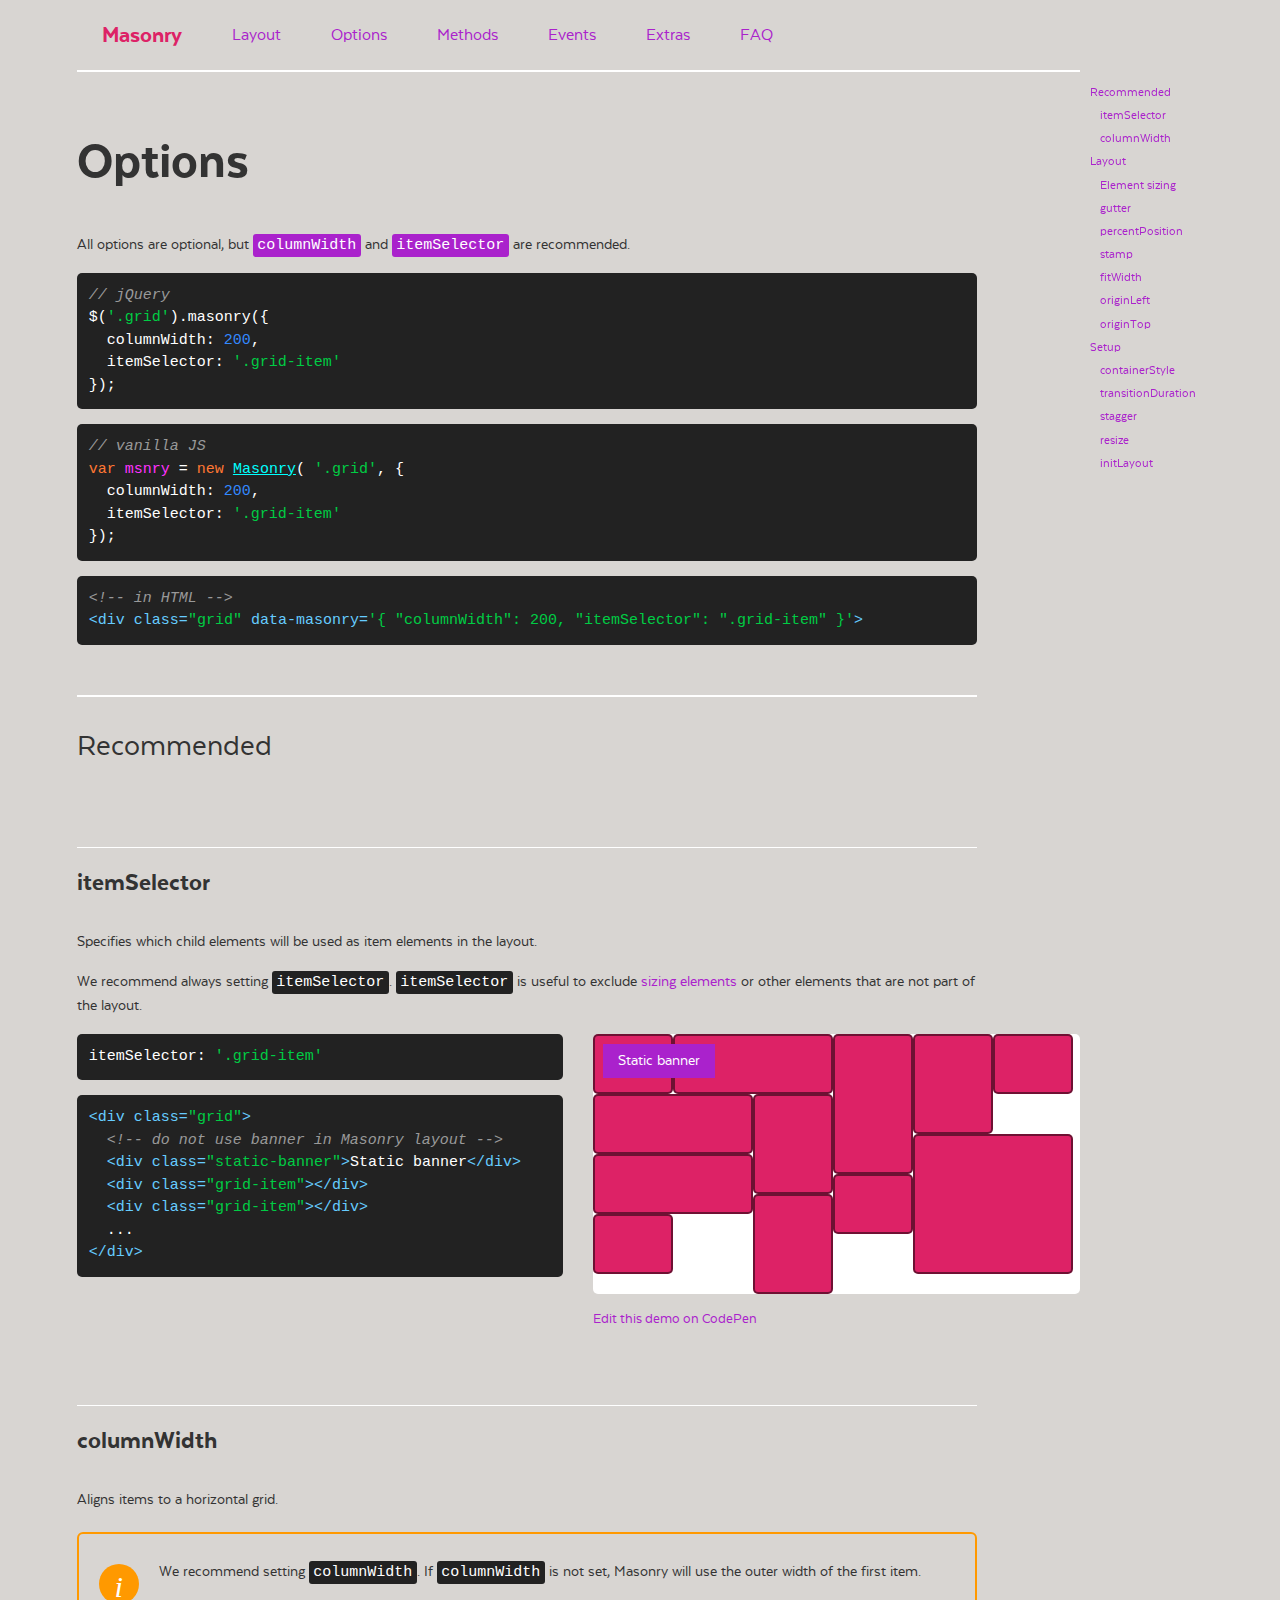
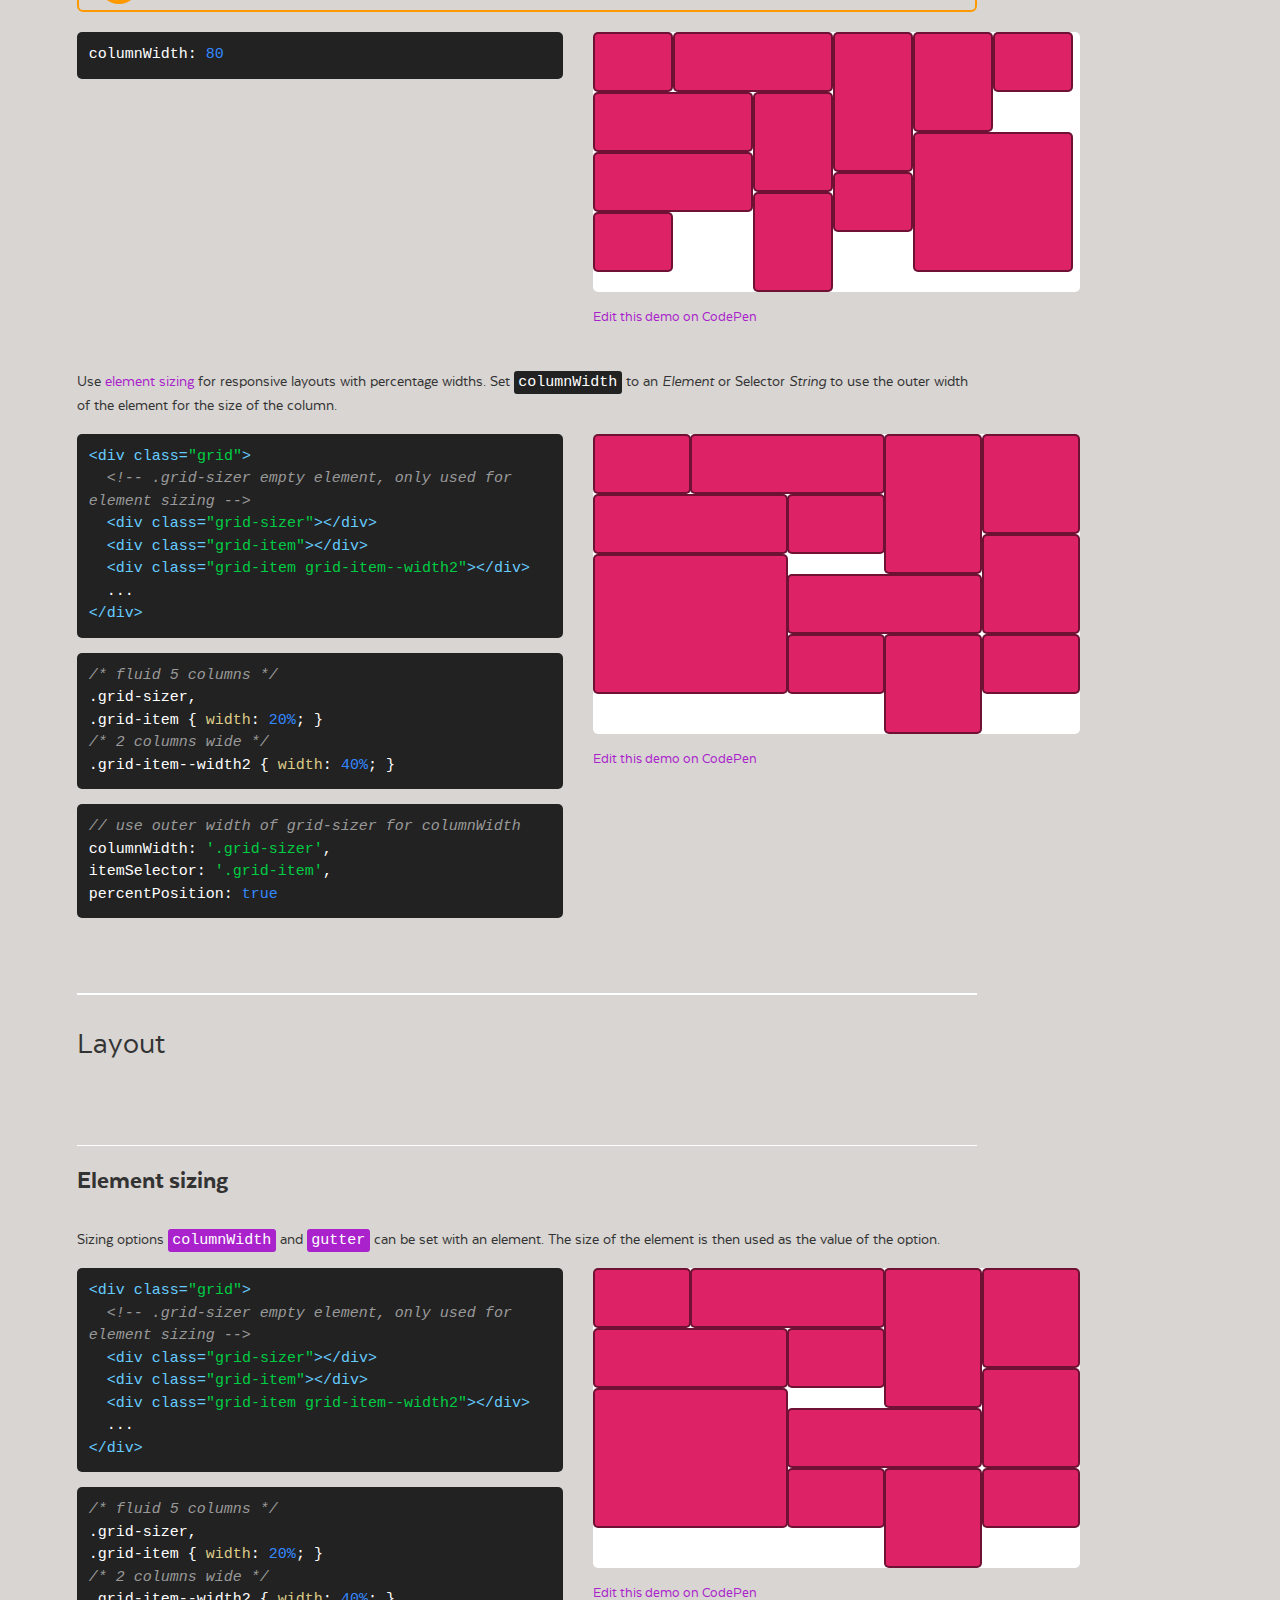
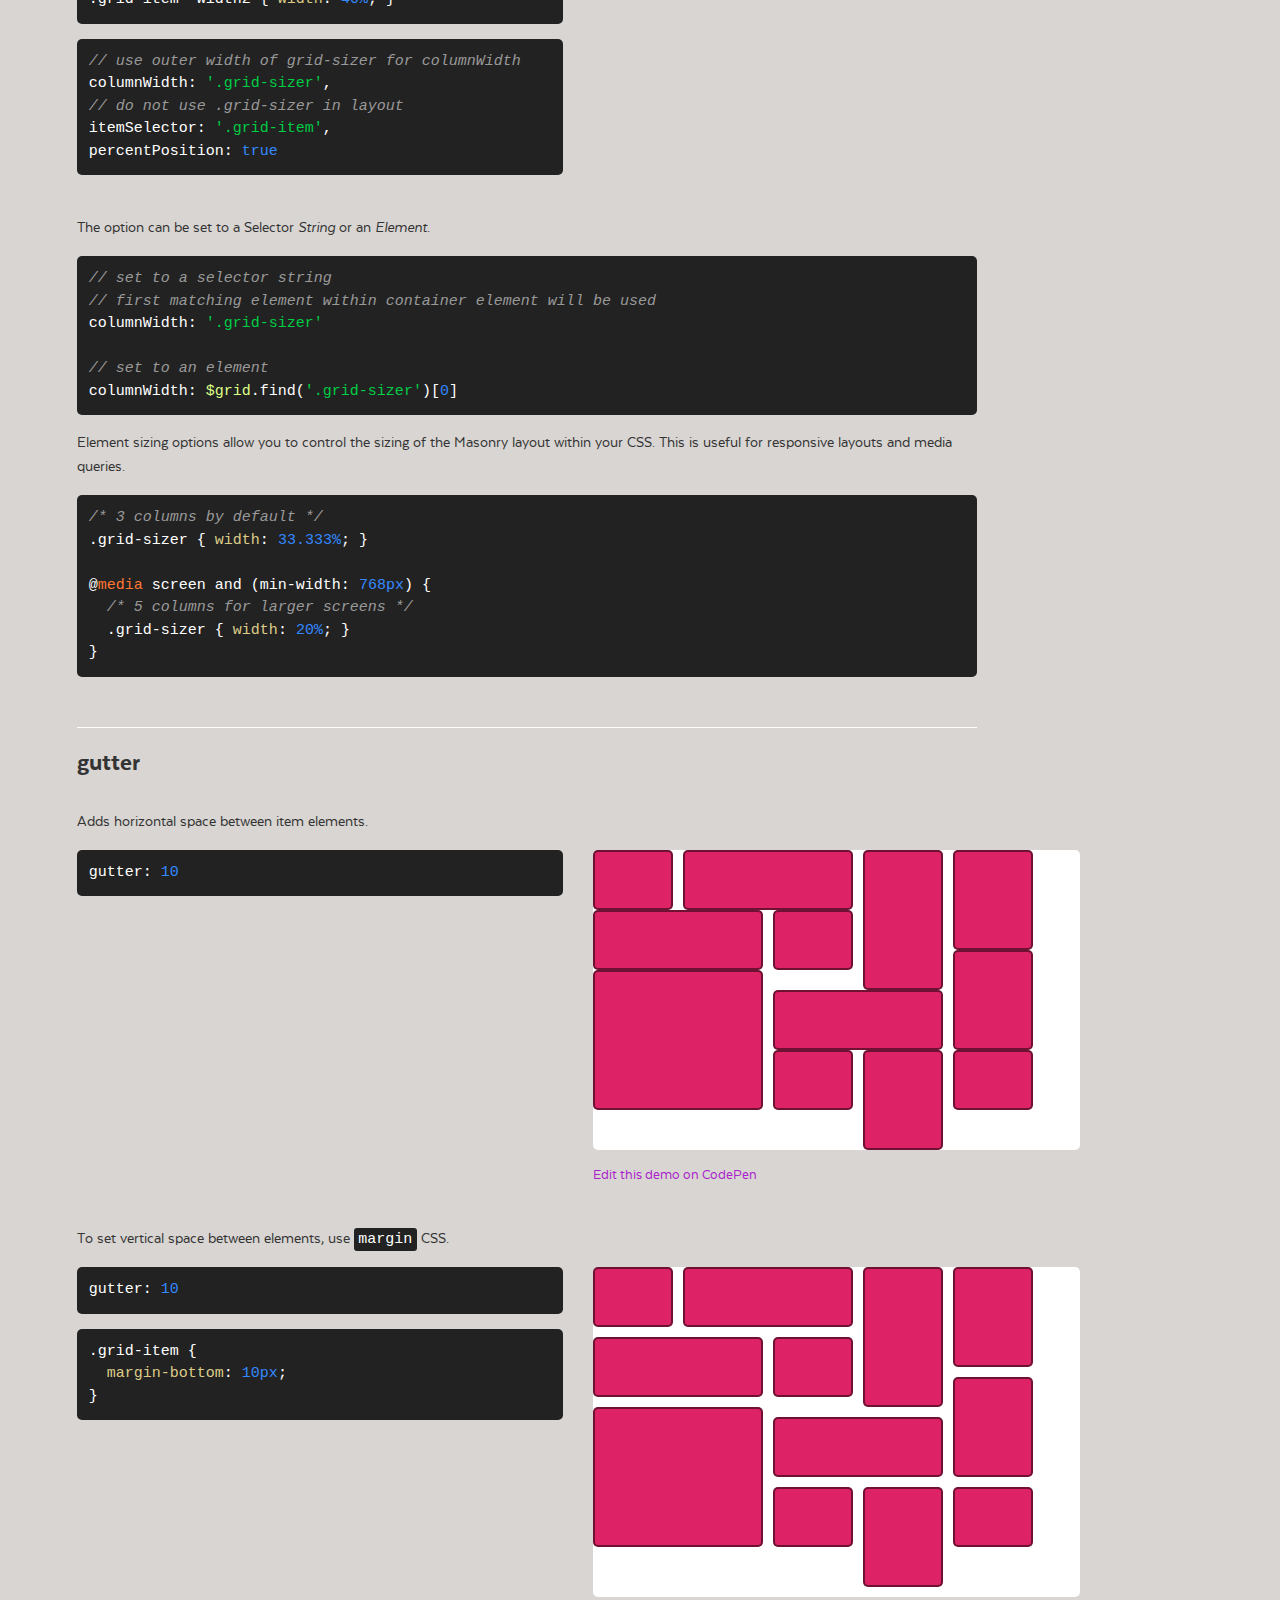
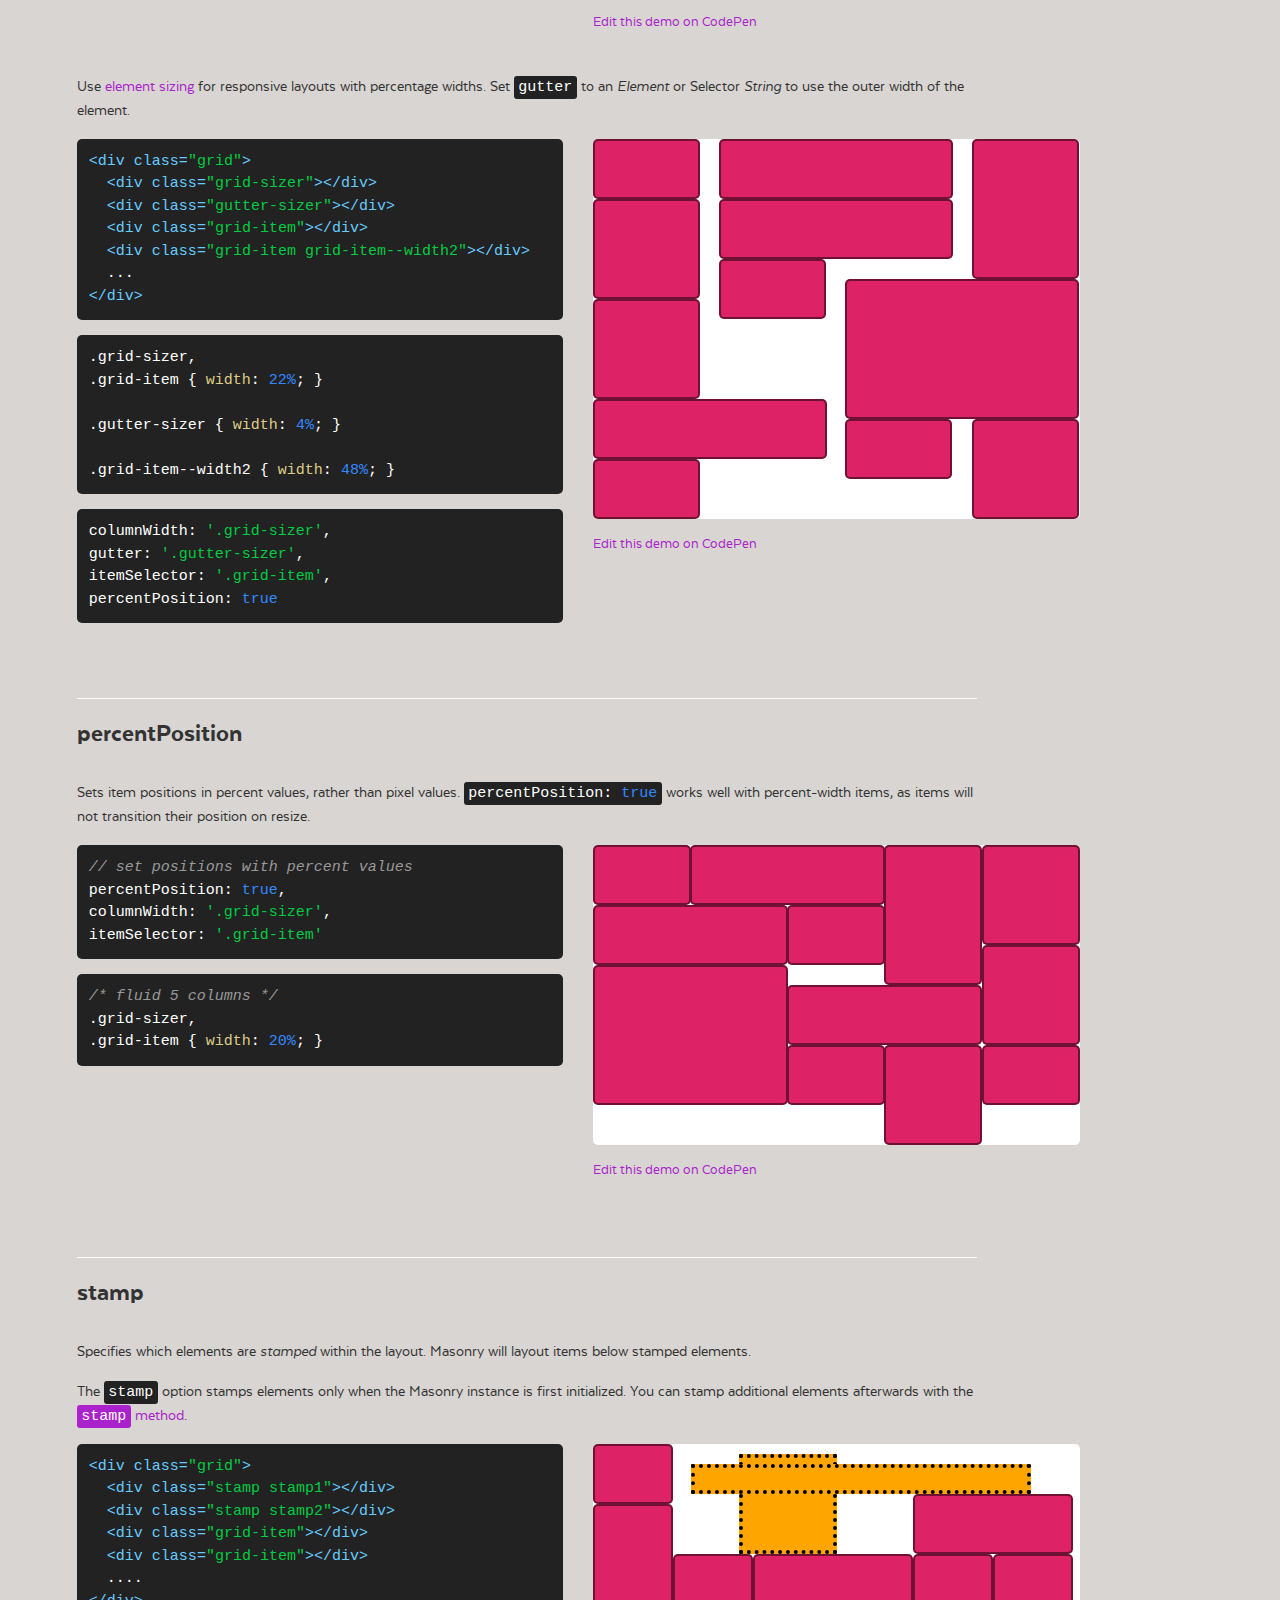
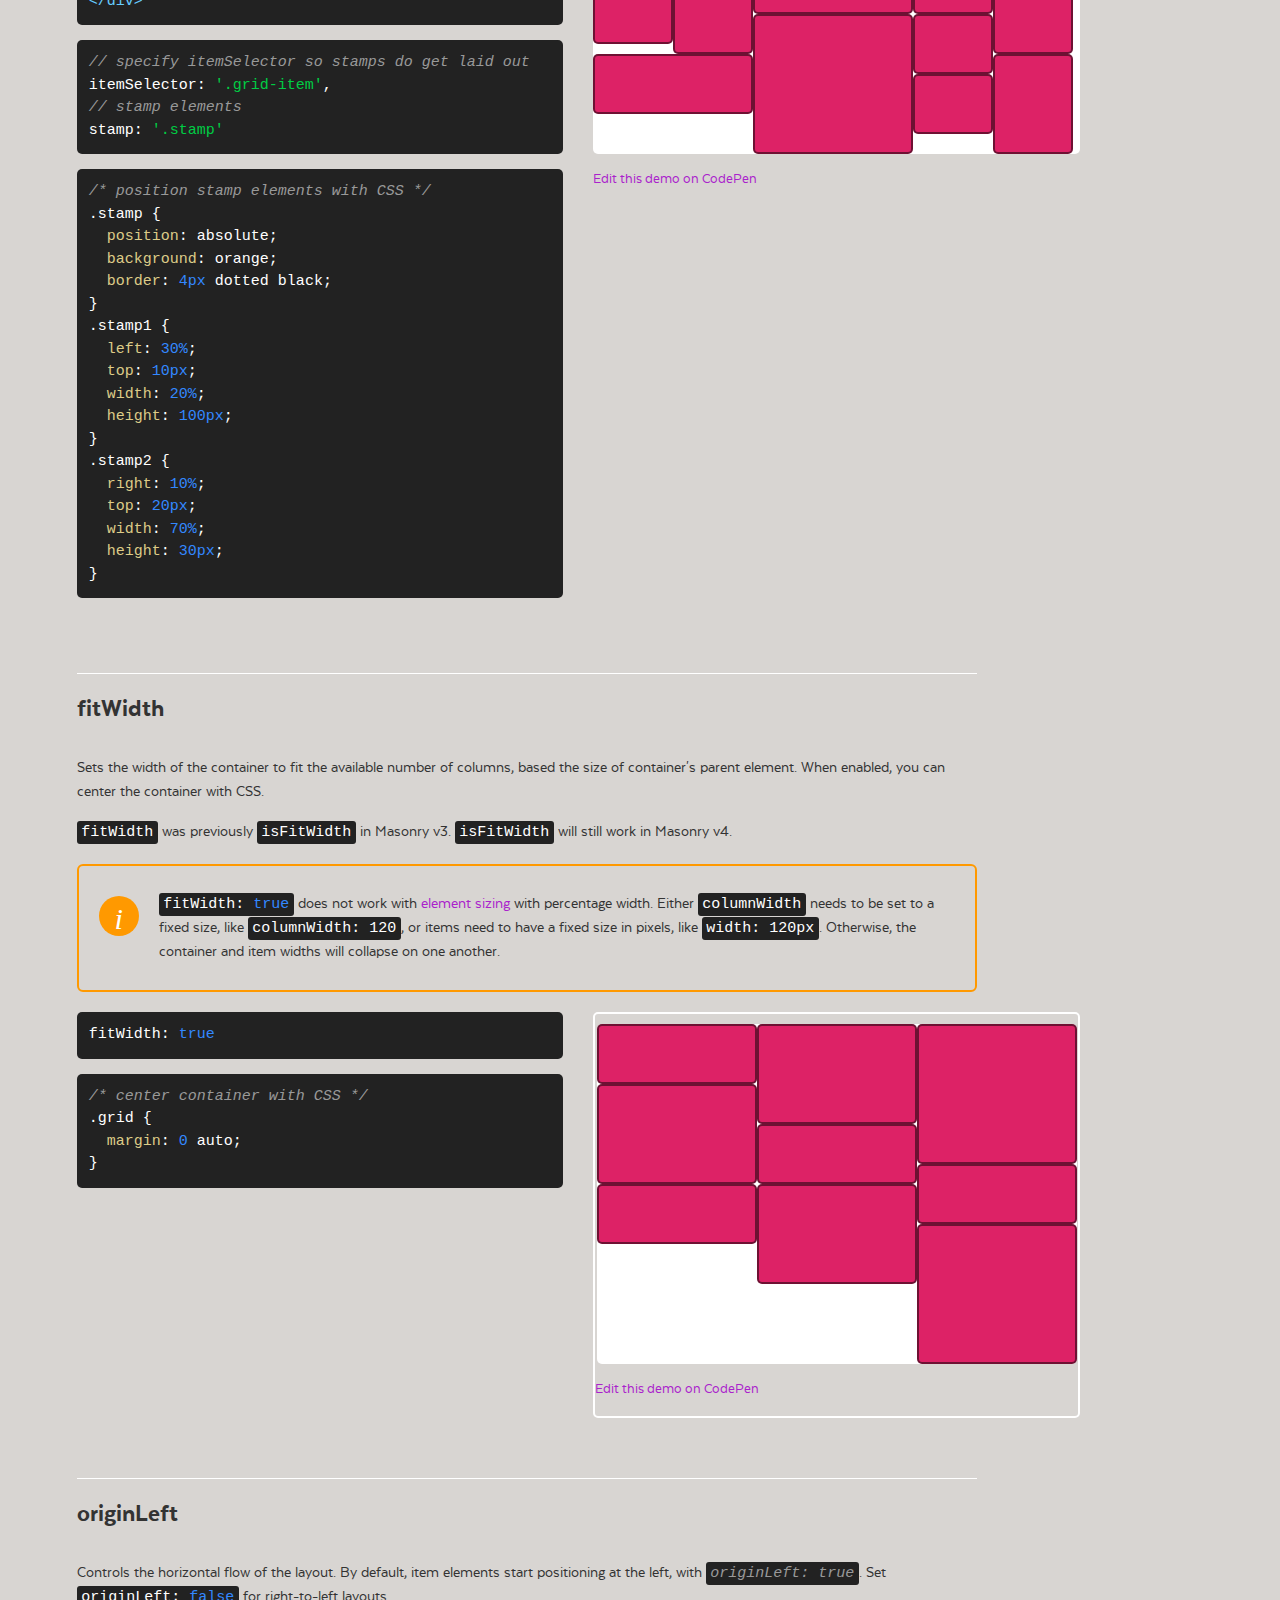
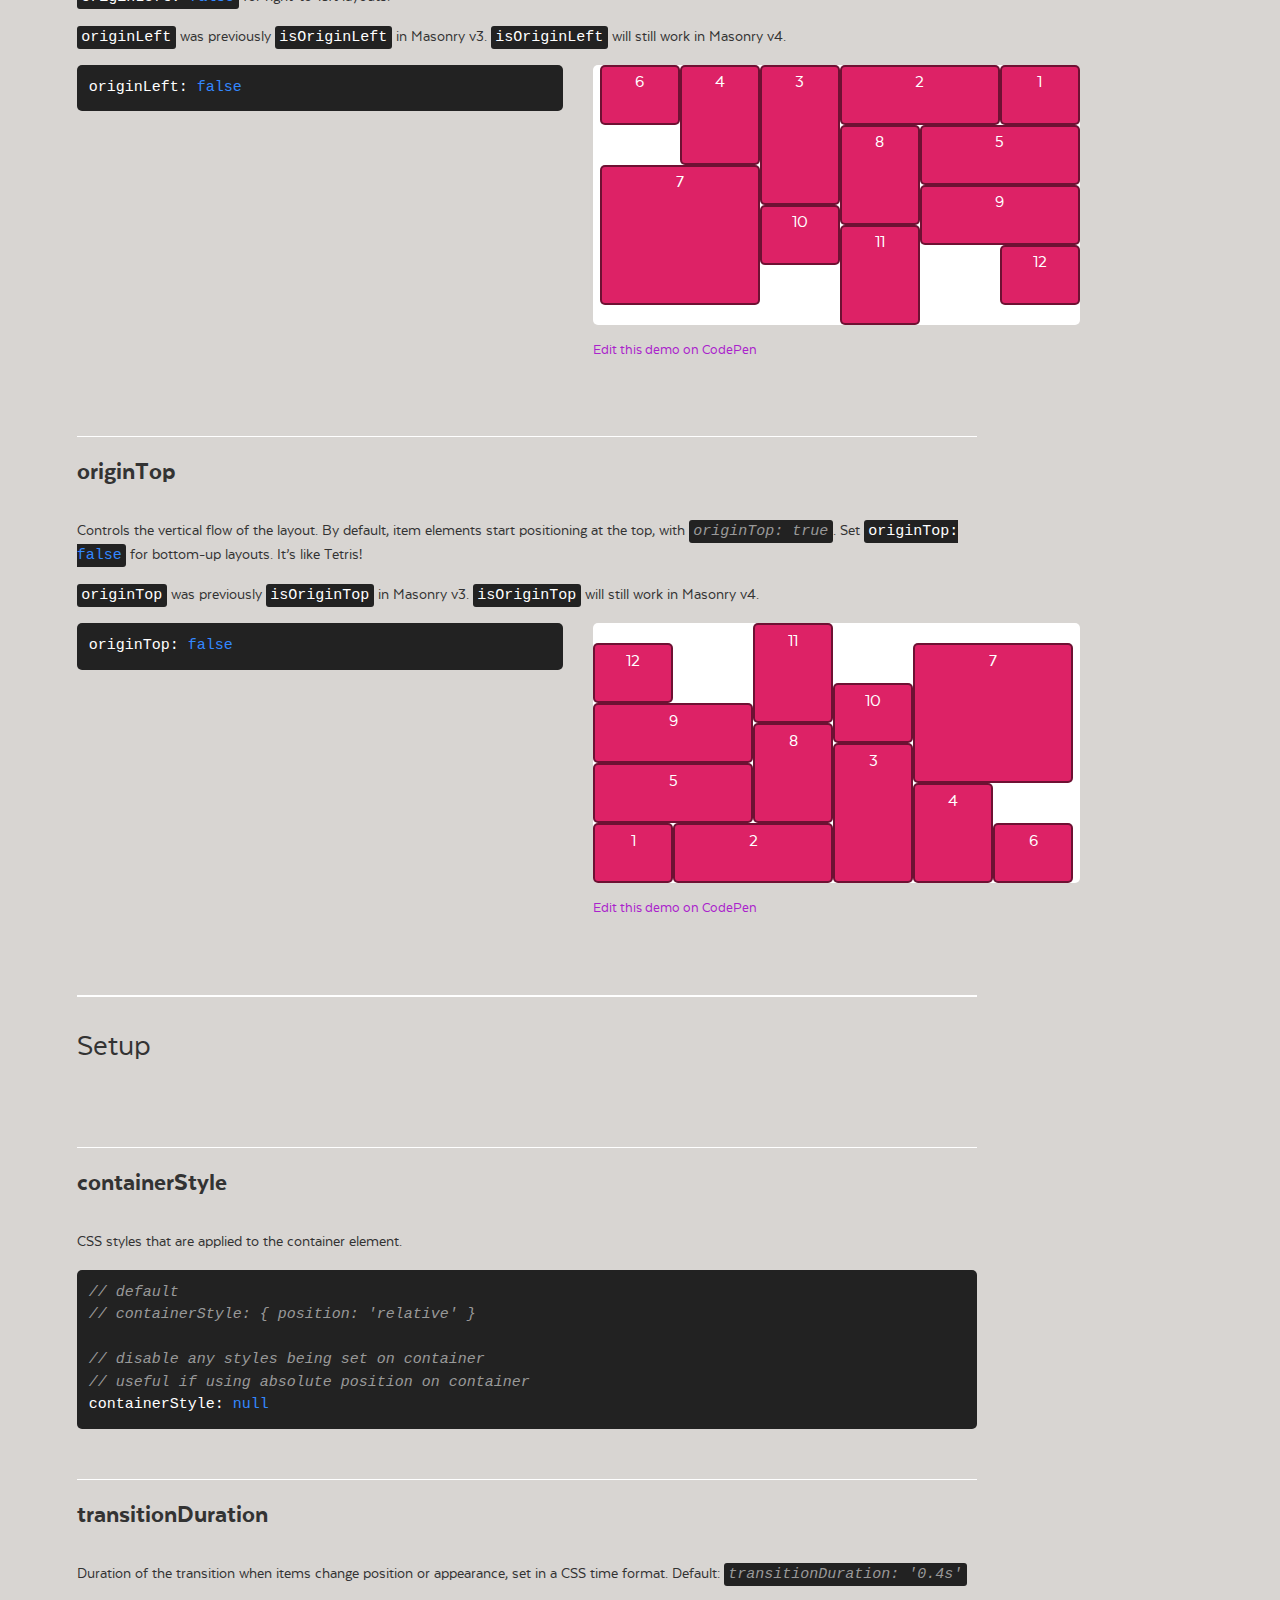
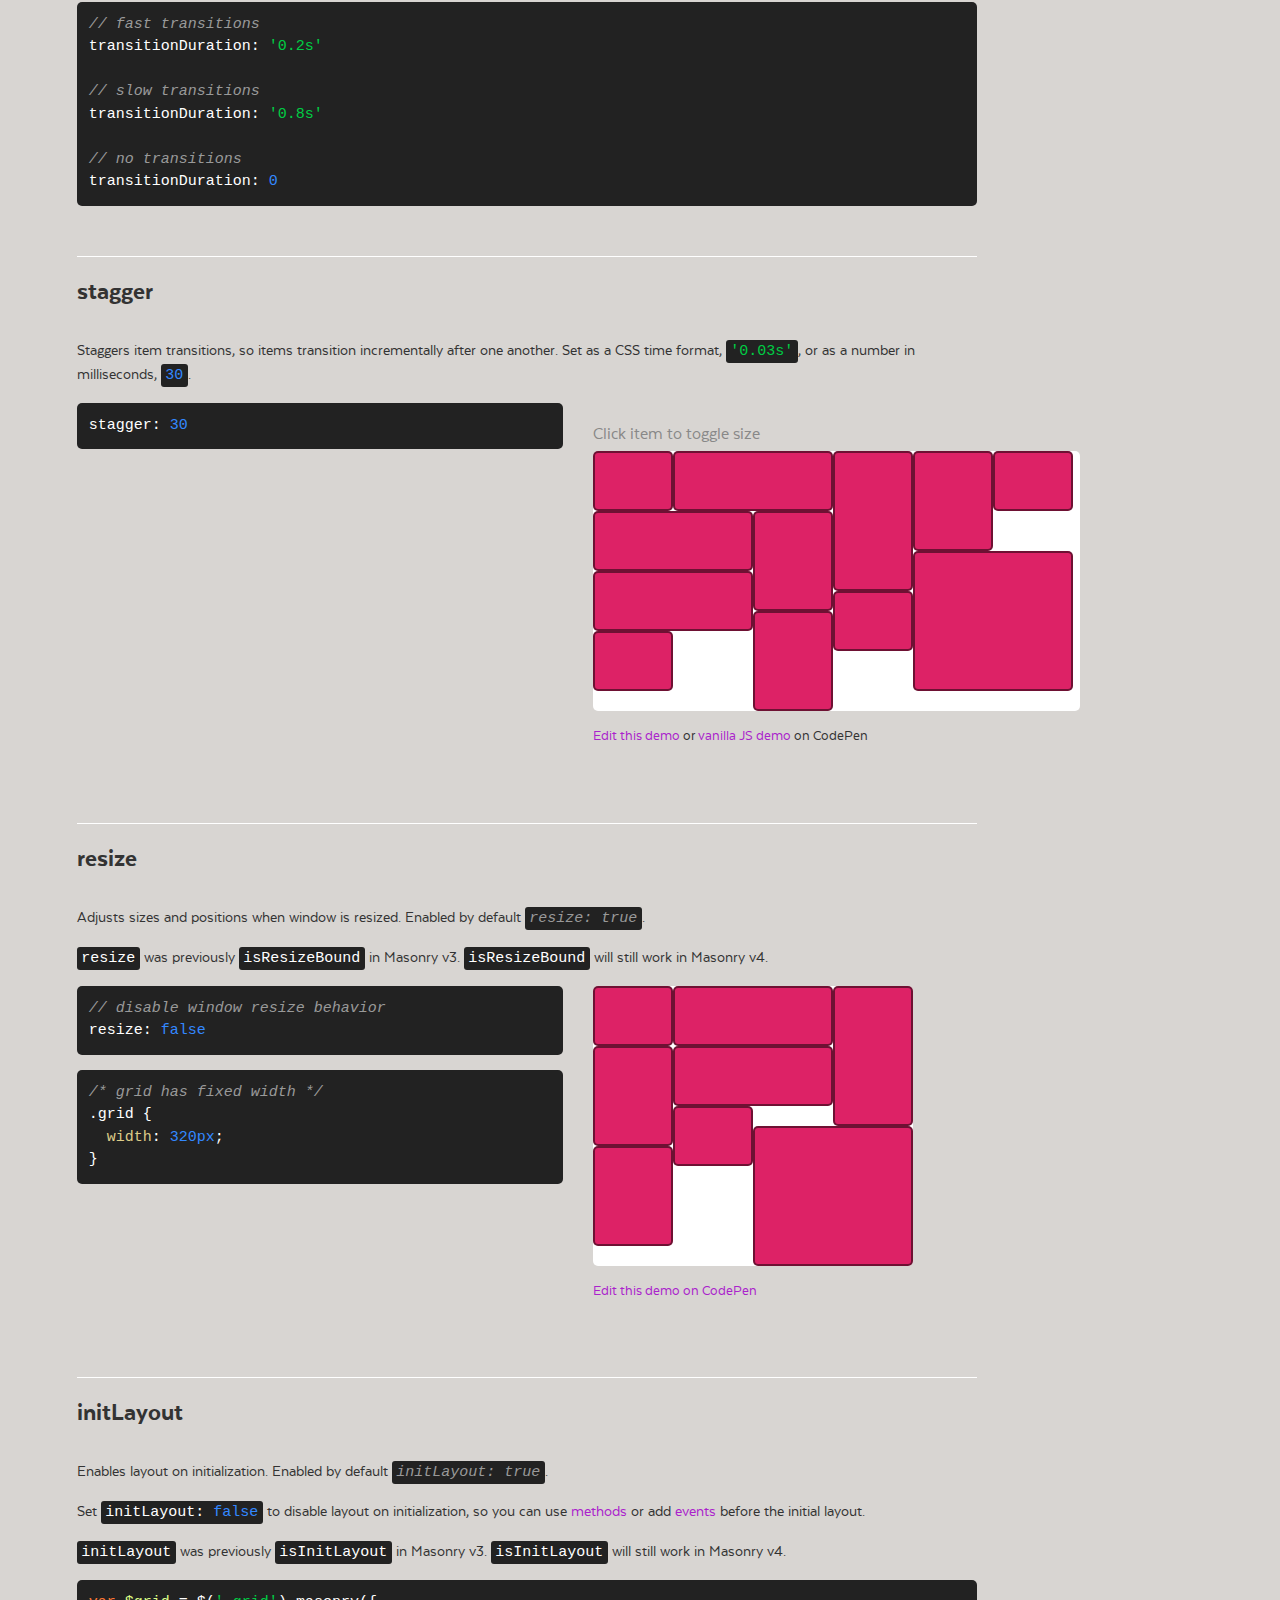
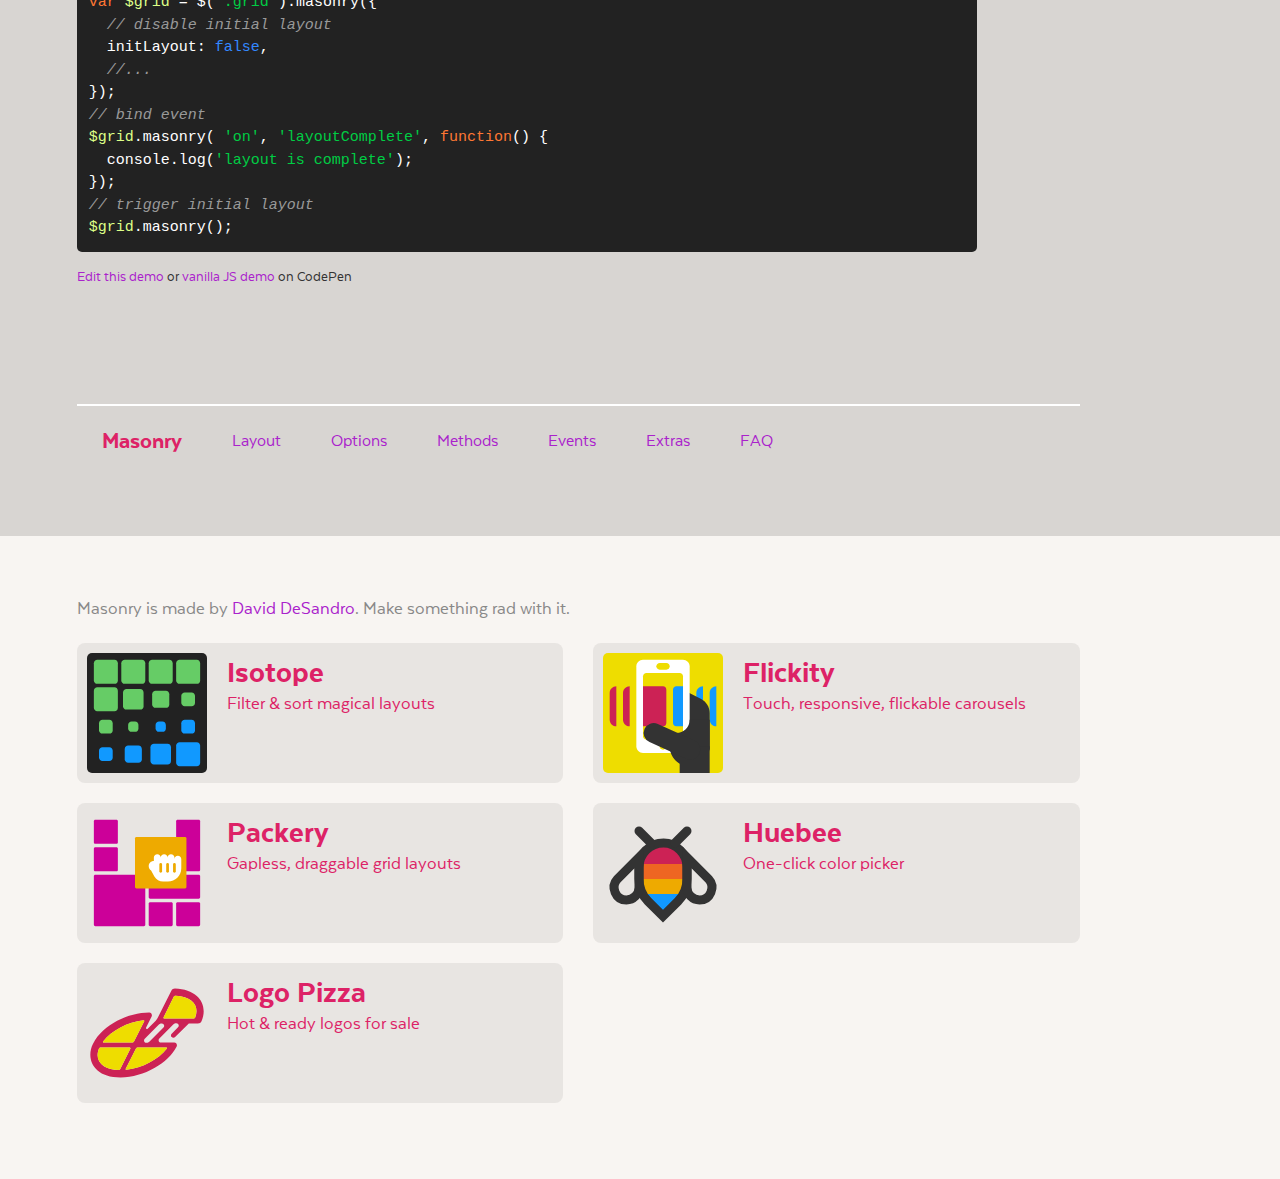
<file: 0/masonry-docs(1)/masonry-docs/options.html>
<!doctype html>
<html class="export" lang="en">
<head>
  <meta charset="utf-8">
  <meta http-equiv="X-UA-Compatible" content="IE=edge,chrome=1">
  <meta name="viewport" content="width=device-width">
  <meta name="description" content="Cascading grid layout library">

  <title>Masonry &#xB7; Options</title>

    <link rel="stylesheet" href="css/masonry-docs.css" media="screen">

</head>
<body class="page--" data-page="">

  <div class="site-nav">
    <div class="container">
      <ol class="site-nav__list">
        <li class="site-nav__item site-nav__item--homepage">
          <a href=".">Masonry</a></li>
        <li class="site-nav__item site-nav__item--layout">
          <a href="layout.html">Layout</a></li>
        <li class="site-nav__item site-nav__item--options">
          <a href="options.html">Options</a></li>
        <li class="site-nav__item site-nav__item--methods">
          <a href="methods.html">Methods</a></li>
        <li class="site-nav__item site-nav__item--events">
          <a href="events.html">Events</a></li>
        <li class="site-nav__item site-nav__item--extras">
          <a href="extras.html">Extras</a></li>
        <li class="site-nav__item site-nav__item--faq">
          <a href="faq.html">FAQ</a></li>
      </ol>
    </div>
  </div>


  <div id="content" class="content container">

      <h1>Options</h1>

    <ul class="page-nav">
<li class="page-nav__item page-nav__item--h2"><a href="#recommended">Recommended</a></li>
<li class="page-nav__item page-nav__item--h3"><a href="#itemselector">itemSelector</a></li>
<li class="page-nav__item page-nav__item--h3"><a href="#columnwidth">columnWidth</a></li>
<li class="page-nav__item page-nav__item--h2"><a href="#layout">Layout</a></li>
<li class="page-nav__item page-nav__item--h3"><a href="#element-sizing">Element sizing</a></li>
<li class="page-nav__item page-nav__item--h3"><a href="#gutter">gutter</a></li>
<li class="page-nav__item page-nav__item--h3"><a href="#percentposition">percentPosition</a></li>
<li class="page-nav__item page-nav__item--h3"><a href="#stamp">stamp</a></li>
<li class="page-nav__item page-nav__item--h3"><a href="#fitwidth">fitWidth</a></li>
<li class="page-nav__item page-nav__item--h3"><a href="#originleft">originLeft</a></li>
<li class="page-nav__item page-nav__item--h3"><a href="#origintop">originTop</a></li>
<li class="page-nav__item page-nav__item--h2"><a href="#setup">Setup</a></li>
<li class="page-nav__item page-nav__item--h3"><a href="#containerstyle">containerStyle</a></li>
<li class="page-nav__item page-nav__item--h3"><a href="#transitionduration">transitionDuration</a></li>
<li class="page-nav__item page-nav__item--h3"><a href="#stagger">stagger</a></li>
<li class="page-nav__item page-nav__item--h3"><a href="#resize">resize</a></li>
<li class="page-nav__item page-nav__item--h3"><a href="#initlayout">initLayout</a></li>
</ul>


<p>All options are optional, but <a href="#columnwidth"><code>columnWidth</code></a> and <a href="#itemselector"><code>itemSelector</code></a> are recommended.</p>

<pre><code class="js"><span class="comment">// jQuery</span>
$(<span class="string">&apos;.grid&apos;</span>).masonry({
  <span class="attr">columnWidth</span>: <span class="number">200</span>,
  <span class="attr">itemSelector</span>: <span class="string">&apos;.grid-item&apos;</span>
});
</code></pre>

<pre><code class="js"><span class="comment">// vanilla JS</span>
<span class="keyword">var</span> <span class="masonry_var">msnry</span> = <span class="keyword">new</span> <span class="masonry_keyword">Masonry</span>( <span class="string">&apos;.grid&apos;</span>, {
  <span class="attr">columnWidth</span>: <span class="number">200</span>,
  <span class="attr">itemSelector</span>: <span class="string">&apos;.grid-item&apos;</span>
});
</code></pre>

<pre><code class="html"><span class="comment">&lt;!-- in HTML --&gt;</span>
<span class="tag">&lt;<span class="name">div</span> <span class="attr">class</span>=<span class="string">&quot;grid&quot;</span> <span class="attr">data-masonry</span>=<span class="string">&apos;{ &quot;columnWidth&quot;: 200, &quot;itemSelector&quot;: &quot;.grid-item&quot; }&apos;</span>&gt;</span>
</code></pre>


<h2 id="recommended">Recommended</h2>


<h3 id="itemselector">itemSelector</h3>

<p>Specifies which child elements will be used as item elements in the layout.</p>

<p>We recommend always setting <code>itemSelector</code>. <code>itemSelector</code> is useful to exclude <a href="#element-sizing">sizing elements</a> or other elements that are not part of the layout.</p>

<div class="duo example">
  <div class="duo__cell example__code">
<pre><code class="js">itemSelector: <span class="string">&apos;.grid-item&apos;</span>
</code></pre>

<pre><code class="html"><span class="tag">&lt;<span class="name">div</span> <span class="attr">class</span>=<span class="string">&quot;grid&quot;</span>&gt;</span>
  <span class="comment">&lt;!-- do not use banner in Masonry layout --&gt;</span>
  <span class="tag">&lt;<span class="name">div</span> <span class="attr">class</span>=<span class="string">&quot;static-banner&quot;</span>&gt;</span>Static banner<span class="tag">&lt;/<span class="name">div</span>&gt;</span>
  <span class="tag">&lt;<span class="name">div</span> <span class="attr">class</span>=<span class="string">&quot;grid-item&quot;</span>&gt;</span><span class="tag">&lt;/<span class="name">div</span>&gt;</span>
  <span class="tag">&lt;<span class="name">div</span> <span class="attr">class</span>=<span class="string">&quot;grid-item&quot;</span>&gt;</span><span class="tag">&lt;/<span class="name">div</span>&gt;</span>
  ...
<span class="tag">&lt;/<span class="name">div</span>&gt;</span>
</code></pre>
  </div>
  <div class="duo__cell example__demo">
    <div class="grid grid--has-banner" data-masonry="{ &quot;itemSelector&quot;: &quot;.grid-item&quot;, &quot;columnWidth&quot;: 80 }">
      <div class="static-banner">Static banner</div>
      <div class="grid-item"></div>
      <div class="grid-item grid-item--width2"></div>
      <div class="grid-item grid-item--height3"></div>
      <div class="grid-item grid-item--height2"></div>
      <div class="grid-item grid-item--width2"></div>
      <div class="grid-item"></div>
      <div class="grid-item grid-item--width2 grid-item--height3"></div>
      <div class="grid-item grid-item--height2"></div>
      <div class="grid-item grid-item--width2"></div>
      <div class="grid-item"></div>
      <div class="grid-item grid-item--height2"></div>
      <div class="grid-item"></div>
    </div>
    <p class="edit-demo">
        <a href="http://codepen.io/desandro/pen/Jdbzvx">Edit this demo on CodePen</a>
    </p>
  </div>
</div>


<h3 id="columnwidth">columnWidth</h3>

<p>Aligns items to a horizontal grid.</p>

<div class="call-out">
  <p>We recommend setting <code>columnWidth</code>. If <code>columnWidth</code> is not set, Masonry will use the outer width of the first item.</p>
</div>

<div class="duo example">
  <div class="duo__cell example__code">
<pre><code class="js">columnWidth: <span class="number">80</span>
</code></pre>
  </div>
  <div class="duo__cell example__demo">
    <div class="grid" data-masonry="{ &quot;columnWidth&quot;: 80 }">
      <div class="grid-item"></div>
      <div class="grid-item grid-item--width2"></div>
      <div class="grid-item grid-item--height3"></div>
      <div class="grid-item grid-item--height2"></div>
      <div class="grid-item grid-item--width2"></div>
      <div class="grid-item"></div>
      <div class="grid-item grid-item--width2 grid-item--height3"></div>
      <div class="grid-item grid-item--height2"></div>
      <div class="grid-item grid-item--width2"></div>
      <div class="grid-item"></div>
      <div class="grid-item grid-item--height2"></div>
      <div class="grid-item"></div>
    </div>
    <p class="edit-demo">
        <a href="http://codepen.io/desandro/pen/osFxj">Edit this demo on CodePen</a>
    </p>
  </div>
</div>

<p>Use <a href="../options.html#element-sizing">element sizing</a> for responsive layouts with percentage widths. Set <code>columnWidth</code> to an <i>Element</i> or Selector <i>String</i> to use the outer width of the element for the size of the column.</p>

<div class="duo example">
  <div class="duo__cell example__code">
<pre><code class="html"><span class="tag">&lt;<span class="name">div</span> <span class="attr">class</span>=<span class="string">&quot;grid&quot;</span>&gt;</span>
  <span class="comment">&lt;!-- .grid-sizer empty element, only used for element sizing --&gt;</span>
  <span class="tag">&lt;<span class="name">div</span> <span class="attr">class</span>=<span class="string">&quot;grid-sizer&quot;</span>&gt;</span><span class="tag">&lt;/<span class="name">div</span>&gt;</span>
  <span class="tag">&lt;<span class="name">div</span> <span class="attr">class</span>=<span class="string">&quot;grid-item&quot;</span>&gt;</span><span class="tag">&lt;/<span class="name">div</span>&gt;</span>
  <span class="tag">&lt;<span class="name">div</span> <span class="attr">class</span>=<span class="string">&quot;grid-item grid-item--width2&quot;</span>&gt;</span><span class="tag">&lt;/<span class="name">div</span>&gt;</span>
  ...
<span class="tag">&lt;/<span class="name">div</span>&gt;</span>
</code></pre>

<pre><code class="css"><span class="comment">/* fluid 5 columns */</span>
<span class="selector-class">.grid-sizer</span>,
<span class="selector-class">.grid-item</span> { <span class="attribute">width</span>: <span class="number">20%</span>; }
<span class="comment">/* 2 columns wide */</span>
<span class="selector-class">.grid-item--width2</span> { <span class="attribute">width</span>: <span class="number">40%</span>; }
</code></pre>

<pre><code class="js"><span class="comment">// use outer width of grid-sizer for columnWidth</span>
columnWidth: <span class="string">&apos;.grid-sizer&apos;</span>,
<span class="attr">itemSelector</span>: <span class="string">&apos;.grid-item&apos;</span>,
<span class="attr">percentPosition</span>: <span class="literal">true</span>
</code></pre>
  </div>
  <div class="duo__cell example__demo">
    <div class="grid grid--fluid-5-col" data-masonry="{ &quot;itemSelector&quot;: &quot;.grid-item&quot;, &quot;columnWidth&quot;: &quot;.grid-sizer&quot;,  &quot;percentPosition&quot;: true }">
      <div class="grid-sizer"></div>
      <div class="grid-item"></div>
      <div class="grid-item grid-item--width2"></div>
      <div class="grid-item grid-item--height3"></div>
      <div class="grid-item grid-item--height2"></div>
      <div class="grid-item grid-item--width2"></div>
      <div class="grid-item"></div>
      <div class="grid-item grid-item--width2 grid-item--height3"></div>
      <div class="grid-item grid-item--height2"></div>
      <div class="grid-item grid-item--width2"></div>
      <div class="grid-item"></div>
      <div class="grid-item grid-item--height2"></div>
      <div class="grid-item"></div>
    </div>
    <p class="edit-demo">
        <a href="http://codepen.io/desandro/pen/JFpeg">Edit this demo on CodePen</a>
    </p>
  </div>
</div>


<h2 id="layout">Layout</h2>


<h3 id="element-sizing">Element sizing</h3>

<p>Sizing options <a href="#columnwidth"><code>columnWidth</code></a> and <a href="#gutter"><code>gutter</code></a> can be set with an element. The size of the element is then used as the value of the option.</p>

<div class="duo example">
  <div class="duo__cell example__code">
<pre><code class="html"><span class="tag">&lt;<span class="name">div</span> <span class="attr">class</span>=<span class="string">&quot;grid&quot;</span>&gt;</span>
  <span class="comment">&lt;!-- .grid-sizer empty element, only used for element sizing --&gt;</span>
  <span class="tag">&lt;<span class="name">div</span> <span class="attr">class</span>=<span class="string">&quot;grid-sizer&quot;</span>&gt;</span><span class="tag">&lt;/<span class="name">div</span>&gt;</span>
  <span class="tag">&lt;<span class="name">div</span> <span class="attr">class</span>=<span class="string">&quot;grid-item&quot;</span>&gt;</span><span class="tag">&lt;/<span class="name">div</span>&gt;</span>
  <span class="tag">&lt;<span class="name">div</span> <span class="attr">class</span>=<span class="string">&quot;grid-item grid-item--width2&quot;</span>&gt;</span><span class="tag">&lt;/<span class="name">div</span>&gt;</span>
  ...
<span class="tag">&lt;/<span class="name">div</span>&gt;</span>
</code></pre>

<pre><code class="css"><span class="comment">/* fluid 5 columns */</span>
<span class="selector-class">.grid-sizer</span>,
<span class="selector-class">.grid-item</span> { <span class="attribute">width</span>: <span class="number">20%</span>; }
<span class="comment">/* 2 columns wide */</span>
<span class="selector-class">.grid-item--width2</span> { <span class="attribute">width</span>: <span class="number">40%</span>; }
</code></pre>

<pre><code class="js"><span class="comment">// use outer width of grid-sizer for columnWidth</span>
columnWidth: <span class="string">&apos;.grid-sizer&apos;</span>,
<span class="comment">// do not use .grid-sizer in layout</span>
itemSelector: <span class="string">&apos;.grid-item&apos;</span>,
<span class="attr">percentPosition</span>: <span class="literal">true</span>
</code></pre>
  </div>
  <div class="duo__cell example__demo">
    <div class="grid grid--fluid-5-col" data-masonry="{ &quot;itemSelector&quot;: &quot;.grid-item&quot;, &quot;columnWidth&quot;: &quot;.grid-sizer&quot;,  &quot;percentPosition&quot;: true }">
      <div class="grid-sizer"></div>
      <div class="grid-item"></div>
      <div class="grid-item grid-item--width2"></div>
      <div class="grid-item grid-item--height3"></div>
      <div class="grid-item grid-item--height2"></div>
      <div class="grid-item grid-item--width2"></div>
      <div class="grid-item"></div>
      <div class="grid-item grid-item--width2 grid-item--height3"></div>
      <div class="grid-item grid-item--height2"></div>
      <div class="grid-item grid-item--width2"></div>
      <div class="grid-item"></div>
      <div class="grid-item grid-item--height2"></div>
      <div class="grid-item"></div>
    </div>
    <p class="edit-demo">
        <a href="http://codepen.io/desandro/pen/JFpeg">Edit this demo on CodePen</a>
    </p>
  </div>
</div>

<p>The option can be set to a Selector <i>String</i> or an <i>Element</i>.</p>

<pre><code class="js"><span class="comment">// set to a selector string</span>
<span class="comment">// first matching element within container element will be used</span>
columnWidth: <span class="string">&apos;.grid-sizer&apos;</span>

<span class="comment">// set to an element</span>
columnWidth: <span class="jquery_var">$grid</span>.find(<span class="string">&apos;.grid-sizer&apos;</span>)[<span class="number">0</span>]
</code></pre>

<p>Element sizing options allow you to control the sizing of the Masonry layout within your CSS. This is useful for responsive layouts and media queries.</p>

<pre><code class="css"><span class="comment">/* 3 columns by default */</span>
<span class="selector-class">.grid-sizer</span> { <span class="attribute">width</span>: <span class="number">33.333%</span>; }

@<span class="keyword">media</span> screen and (min-width: <span class="number">768px</span>) {
  <span class="comment">/* 5 columns for larger screens */</span>
  <span class="selector-class">.grid-sizer</span> { <span class="attribute">width</span>: <span class="number">20%</span>; }
}
</code></pre>


<h3 id="gutter">gutter</h3>

<p>Adds horizontal space between item elements.</p>

<div class="duo example">
  <div class="duo__cell example__code">
<pre><code class="js">gutter: <span class="number">10</span>
</code></pre>
  </div>
  <div class="duo__cell example__demo">
    <div class="grid grid--gutter" data-masonry="{ &quot;gutter&quot;: 10 }">
      <div class="grid-item"></div>
      <div class="grid-item grid-item--width2"></div>
      <div class="grid-item grid-item--height3"></div>
      <div class="grid-item grid-item--height2"></div>
      <div class="grid-item grid-item--width2"></div>
      <div class="grid-item"></div>
      <div class="grid-item grid-item--width2 grid-item--height3"></div>
      <div class="grid-item grid-item--height2"></div>
      <div class="grid-item grid-item--width2"></div>
      <div class="grid-item"></div>
      <div class="grid-item grid-item--height2"></div>
      <div class="grid-item"></div>
    </div>
    <p class="edit-demo">
        <a href="http://codepen.io/desandro/pen/iIbgC">Edit this demo on CodePen</a>
    </p>
  </div>
</div>

<p>To set vertical space between elements, use <code>margin</code> CSS.</p>

<div class="duo example">
  <div class="duo__cell example__code">
<pre><code class="js">gutter: <span class="number">10</span>
</code></pre>

<pre><code class="css"><span class="selector-class">.grid-item</span> {
  <span class="attribute">margin-bottom</span>: <span class="number">10px</span>;
}
</code></pre>
  </div>
  <div class="duo__cell example__demo">
    <div class="grid grid--gutter grid--gutter-bottom" data-masonry="{ &quot;gutter&quot;: 10 }">
      <div class="grid-item"></div>
      <div class="grid-item grid-item--width2"></div>
      <div class="grid-item grid-item--height3"></div>
      <div class="grid-item grid-item--height2"></div>
      <div class="grid-item grid-item--width2"></div>
      <div class="grid-item"></div>
      <div class="grid-item grid-item--width2 grid-item--height3"></div>
      <div class="grid-item grid-item--height2"></div>
      <div class="grid-item grid-item--width2"></div>
      <div class="grid-item"></div>
      <div class="grid-item grid-item--height2"></div>
      <div class="grid-item"></div>
    </div>
    <p class="edit-demo">
        <a href="http://codepen.io/desandro/pen/gbnko">Edit this demo on CodePen</a>
    </p>
  </div>
</div>

<p>Use <a href="#element-sizing">element sizing</a> for responsive layouts with percentage widths. Set <code>gutter</code> to an <i>Element</i> or Selector <i>String</i> to use the outer width of the element.</p>

<div class="duo example">
  <div class="duo__cell example__code">
<pre><code class="html"><span class="tag">&lt;<span class="name">div</span> <span class="attr">class</span>=<span class="string">&quot;grid&quot;</span>&gt;</span>
  <span class="tag">&lt;<span class="name">div</span> <span class="attr">class</span>=<span class="string">&quot;grid-sizer&quot;</span>&gt;</span><span class="tag">&lt;/<span class="name">div</span>&gt;</span>
  <span class="tag">&lt;<span class="name">div</span> <span class="attr">class</span>=<span class="string">&quot;gutter-sizer&quot;</span>&gt;</span><span class="tag">&lt;/<span class="name">div</span>&gt;</span>
  <span class="tag">&lt;<span class="name">div</span> <span class="attr">class</span>=<span class="string">&quot;grid-item&quot;</span>&gt;</span><span class="tag">&lt;/<span class="name">div</span>&gt;</span>
  <span class="tag">&lt;<span class="name">div</span> <span class="attr">class</span>=<span class="string">&quot;grid-item grid-item--width2&quot;</span>&gt;</span><span class="tag">&lt;/<span class="name">div</span>&gt;</span>
  ...
<span class="tag">&lt;/<span class="name">div</span>&gt;</span>
</code></pre>

<pre><code class="css"><span class="selector-class">.grid-sizer</span>,
<span class="selector-class">.grid-item</span> { <span class="attribute">width</span>: <span class="number">22%</span>; }

<span class="selector-class">.gutter-sizer</span> { <span class="attribute">width</span>: <span class="number">4%</span>; }

<span class="selector-class">.grid-item--width2</span> { <span class="attribute">width</span>: <span class="number">48%</span>; }
</code></pre>

<pre><code class="js">columnWidth: <span class="string">&apos;.grid-sizer&apos;</span>,
<span class="attr">gutter</span>: <span class="string">&apos;.gutter-sizer&apos;</span>,
<span class="attr">itemSelector</span>: <span class="string">&apos;.grid-item&apos;</span>,
<span class="attr">percentPosition</span>: <span class="literal">true</span>
</code></pre>
  </div>
  <div class="duo__cell example__demo">
    <div class="grid grid--fluid-gutter" data-masonry="{ &quot;itemSelector&quot;: &quot;.grid-item&quot;, &quot;columnWidth&quot;: &quot;.grid-sizer&quot;, &quot;gutter&quot;: &quot;.gutter-sizer&quot;, &quot;percentPosition&quot;: true }">
      <div class="gutter-sizer"></div>
      <div class="grid-sizer"></div>
      <div class="grid-item"></div>
      <div class="grid-item grid-item--width2"></div>
      <div class="grid-item grid-item--height3"></div>
      <div class="grid-item grid-item--height2"></div>
      <div class="grid-item grid-item--width2"></div>
      <div class="grid-item"></div>
      <div class="grid-item grid-item--width2 grid-item--height3"></div>
      <div class="grid-item grid-item--height2"></div>
      <div class="grid-item grid-item--width2"></div>
      <div class="grid-item"></div>
      <div class="grid-item grid-item--height2"></div>
      <div class="grid-item"></div>
    </div>
    <p class="edit-demo">
        <a href="http://codepen.io/desandro/pen/BAJKn">Edit this demo on CodePen</a>
    </p>
  </div>
</div>


<h3 id="percentposition">percentPosition</h3>

<p>Sets item positions in percent values, rather than pixel values. <code>percentPosition: <span class="literal">true</span></code> works well with percent-width items, as items will not transition their position on resize.</p>

<div class="duo example">
  <div class="duo__cell example__code">
<pre><code class="js"><span class="comment">// set positions with percent values</span>
percentPosition: <span class="literal">true</span>,
<span class="attr">columnWidth</span>: <span class="string">&apos;.grid-sizer&apos;</span>,
<span class="attr">itemSelector</span>: <span class="string">&apos;.grid-item&apos;</span>
</code></pre>

<pre><code class="css"><span class="comment">/* fluid 5 columns */</span>
<span class="selector-class">.grid-sizer</span>,
<span class="selector-class">.grid-item</span> { <span class="attribute">width</span>: <span class="number">20%</span>; }
</code></pre>
  </div>
  <div class="duo__cell example__demo">
    <div class="grid grid--fluid-5-col" data-masonry="{ &quot;itemSelector&quot;: &quot;.grid-item&quot;, &quot;columnWidth&quot;: &quot;.grid-sizer&quot;,  &quot;percentPosition&quot;: true }">
      <div class="grid-sizer"></div>
      <div class="grid-item"></div>
      <div class="grid-item grid-item--width2"></div>
      <div class="grid-item grid-item--height3"></div>
      <div class="grid-item grid-item--height2"></div>
      <div class="grid-item grid-item--width2"></div>
      <div class="grid-item"></div>
      <div class="grid-item grid-item--width2 grid-item--height3"></div>
      <div class="grid-item grid-item--height2"></div>
      <div class="grid-item grid-item--width2"></div>
      <div class="grid-item"></div>
      <div class="grid-item grid-item--height2"></div>
      <div class="grid-item"></div>
    </div>
    <p class="edit-demo">
        <a href="http://codepen.io/desandro/pen/JFpeg">Edit this demo on CodePen</a>
    </p>
  </div>
</div>


<h3 id="stamp">stamp</h3>

<p>Specifies which elements are <em>stamped</em> within the layout. Masonry will layout items below stamped elements.</p>

<p>The <code>stamp</code> option stamps elements only when the Masonry instance is first initialized. You can stamp additional elements afterwards with the <a href="methods.html#stamp"><code>stamp</code> method</a>.</p>

<div class="duo example">
  <div class="duo__cell example__code">
<pre><code class="html"><span class="tag">&lt;<span class="name">div</span> <span class="attr">class</span>=<span class="string">&quot;grid&quot;</span>&gt;</span>
  <span class="tag">&lt;<span class="name">div</span> <span class="attr">class</span>=<span class="string">&quot;stamp stamp1&quot;</span>&gt;</span><span class="tag">&lt;/<span class="name">div</span>&gt;</span>
  <span class="tag">&lt;<span class="name">div</span> <span class="attr">class</span>=<span class="string">&quot;stamp stamp2&quot;</span>&gt;</span><span class="tag">&lt;/<span class="name">div</span>&gt;</span>
  <span class="tag">&lt;<span class="name">div</span> <span class="attr">class</span>=<span class="string">&quot;grid-item&quot;</span>&gt;</span><span class="tag">&lt;/<span class="name">div</span>&gt;</span>
  <span class="tag">&lt;<span class="name">div</span> <span class="attr">class</span>=<span class="string">&quot;grid-item&quot;</span>&gt;</span><span class="tag">&lt;/<span class="name">div</span>&gt;</span>
  ....
<span class="tag">&lt;/<span class="name">div</span>&gt;</span>
</code></pre>

<pre><code class="js"><span class="comment">// specify itemSelector so stamps do get laid out</span>
itemSelector: <span class="string">&apos;.grid-item&apos;</span>,
<span class="comment">// stamp elements</span>
stamp: <span class="string">&apos;.stamp&apos;</span>
</code></pre>

<pre><code class="css"><span class="comment">/* position stamp elements with CSS */</span>
<span class="selector-class">.stamp</span> {
  <span class="attribute">position</span>: absolute;
  <span class="attribute">background</span>: orange;
  <span class="attribute">border</span>: <span class="number">4px</span> dotted black;
}
<span class="selector-class">.stamp1</span> {
  <span class="attribute">left</span>: <span class="number">30%</span>;
  <span class="attribute">top</span>: <span class="number">10px</span>;
  <span class="attribute">width</span>: <span class="number">20%</span>;
  <span class="attribute">height</span>: <span class="number">100px</span>;
}
<span class="selector-class">.stamp2</span> {
  <span class="attribute">right</span>: <span class="number">10%</span>;
  <span class="attribute">top</span>: <span class="number">20px</span>;
  <span class="attribute">width</span>: <span class="number">70%</span>;
  <span class="attribute">height</span>: <span class="number">30px</span>;
}
</code></pre>
  </div>
  <div class="duo__cell example__demo">
    <div class="grid grid--has-stamp" data-masonry="{ &quot;itemSelector&quot;: &quot;.grid-item&quot;, &quot;stamp&quot;: &quot;.stamp&quot; }">
      <div class="stamp stamp--static-stamp1"></div>
      <div class="stamp stamp--static-stamp2"></div>
      <div class="grid-item"></div>
      <div class="grid-item grid-item--width2"></div>
      <div class="grid-item grid-item--height3"></div>
      <div class="grid-item grid-item--height2"></div>
      <div class="grid-item grid-item--width2"></div>
      <div class="grid-item"></div>
      <div class="grid-item grid-item--width2 grid-item--height3"></div>
      <div class="grid-item grid-item--height2"></div>
      <div class="grid-item grid-item--width2"></div>
      <div class="grid-item"></div>
      <div class="grid-item grid-item--height2"></div>
      <div class="grid-item"></div>
    </div>
    <p class="edit-demo">
        <a href="http://codepen.io/desandro/pen/hsine">Edit this demo on CodePen</a>
    </p>
  </div>
</div>


<h3 id="fitwidth">fitWidth</h3>

<p>Sets the width of the container to fit the available number of columns, based the size of container&apos;s parent element. When enabled, you can center the container with CSS.</p>

<p><code>fitWidth</code> was previously <code>isFitWidth</code> in Masonry v3. <code>isFitWidth</code> will still work in Masonry v4.</p>

<div class="call-out">
  <p><code>fitWidth: <span class="literal">true</span></code> does not work with <a href="#element-sizing">element sizing</a> with percentage width. Either <code>columnWidth</code> needs to be set to a fixed size, like <code>columnWidth: 120</code>, or items need to have a fixed size in pixels, like <code>width: 120px</code>. Otherwise, the container and item widths will collapse on one another.</p>
</div>

<div class="duo example">
  <div class="duo__cell example__code">
<pre><code class="js">fitWidth: <span class="literal">true</span>
</code></pre>

<pre><code class="css"><span class="comment">/* center container with CSS */</span>
<span class="selector-class">.grid</span> {
  <span class="attribute">margin</span>: <span class="number">0</span> auto;
}
</code></pre>
  </div>
  <div class="duo__cell example__demo example__demo--fit-width">
    <div class="grid grid--centered" data-masonry="{ &quot;fitWidth&quot;: true }">
      <div class="grid-item grid-item--width2"></div>
      <div class="grid-item grid-item--width2 grid-item--height2"></div>
      <div class="grid-item grid-item--width2 grid-item--height3"></div>
      <div class="grid-item grid-item--width2 grid-item--height2"></div>
      <div class="grid-item grid-item--width2"></div>
      <div class="grid-item grid-item--width2"></div>
      <div class="grid-item grid-item--width2"></div>
      <div class="grid-item grid-item--width2 grid-item--height2"></div>
      <div class="grid-item grid-item--width2 grid-item--height3"></div>
    </div>
    <p class="edit-demo">
        <a href="http://codepen.io/desandro/pen/nGLvx">Edit this demo on CodePen</a>
    </p>
  </div>
</div>


<h3 id="originleft">originLeft</h3>

<p>Controls the horizontal flow of the layout. By default, item elements start positioning at the left, with <code><span class="comment">originLeft: true</span></code>. Set <code>originLeft: <span class="literal">false</span></code> for right-to-left layouts.</p>

<p><code>originLeft</code> was previously <code>isOriginLeft</code> in Masonry v3. <code>isOriginLeft</code> will still work in Masonry v4.</p>

<div class="duo example">
  <div class="duo__cell example__code">
<pre><code class="js">originLeft: <span class="literal">false</span>
</code></pre>
  </div>
  <div class="duo__cell example__demo">
    <div class="grid grid--counting" data-masonry="{ &quot;originLeft&quot;: false, &quot;columnWidth&quot;: 80 }">
      <div class="grid-item"></div>
      <div class="grid-item grid-item--width2"></div>
      <div class="grid-item grid-item--height3"></div>
      <div class="grid-item grid-item--height2"></div>
      <div class="grid-item grid-item--width2"></div>
      <div class="grid-item"></div>
      <div class="grid-item grid-item--width2 grid-item--height3"></div>
      <div class="grid-item grid-item--height2"></div>
      <div class="grid-item grid-item--width2"></div>
      <div class="grid-item"></div>
      <div class="grid-item grid-item--height2"></div>
      <div class="grid-item"></div>
    </div>
    <p class="edit-demo">
        <a href="http://codepen.io/desandro/pen/adwgL">Edit this demo on CodePen</a>
    </p>
  </div>
</div>


<h3 id="origintop">originTop</h3>

<p>Controls the vertical flow of the layout. By default, item elements start positioning at the top, with <code><span class="comment">originTop: true</span></code>. Set <code>originTop: <span class="literal">false</span></code> for bottom-up layouts. It&#x2019;s like Tetris!</p>

<p><code>originTop</code> was previously <code>isOriginTop</code> in Masonry v3. <code>isOriginTop</code> will still work in Masonry v4.</p>

<div class="duo example">
  <div class="duo__cell example__code">
<pre><code class="js">originTop: <span class="literal">false</span>
</code></pre>
  </div>
  <div class="duo__cell example__demo">
    <div class="grid grid--counting" data-masonry="{ &quot;originTop&quot;: false, &quot;columnWidth&quot;: 80 }">
      <div class="grid-item"></div>
      <div class="grid-item grid-item--width2"></div>
      <div class="grid-item grid-item--height3"></div>
      <div class="grid-item grid-item--height2"></div>
      <div class="grid-item grid-item--width2"></div>
      <div class="grid-item"></div>
      <div class="grid-item grid-item--width2 grid-item--height3"></div>
      <div class="grid-item grid-item--height2"></div>
      <div class="grid-item grid-item--width2"></div>
      <div class="grid-item"></div>
      <div class="grid-item grid-item--height2"></div>
      <div class="grid-item"></div>
    </div>
    <p class="edit-demo">
        <a href="http://codepen.io/desandro/pen/uwtLs">Edit this demo on CodePen</a>
    </p>
  </div>
</div>


<h2 id="setup">Setup</h2>


<h3 id="containerstyle">containerStyle</h3>

<p>CSS styles that are applied to the container element.</p>

<pre><code class="js"><span class="comment">// default</span>
<span class="comment">// containerStyle: { position: &apos;relative&apos; }</span>

<span class="comment">// disable any styles being set on container</span>
<span class="comment">// useful if using absolute position on container</span>
containerStyle: <span class="literal">null</span>
</code></pre>


<h3 id="transitionduration">transitionDuration</h3>

<p>Duration of the transition when items change position or appearance, set in a CSS time format. Default: <code><span class="comment">transitionDuration: &apos;0.4s&apos;</span></code></p>

<pre><code class="js"><span class="comment">// fast transitions</span>
transitionDuration: <span class="string">&apos;0.2s&apos;</span>

<span class="comment">// slow transitions</span>
transitionDuration: <span class="string">&apos;0.8s&apos;</span>

<span class="comment">// no transitions</span>
transitionDuration: <span class="number">0</span>
</code></pre>


<h3 id="stagger">stagger</h3>

<p>Staggers item transitions, so items transition incrementally after one another. Set as a CSS time format, <code><span class="string">&apos;0.03s&apos;</span></code>, or as a number in milliseconds, <code><span class="number">30</span></code>.</p>

<div class="duo example">
  <div class="duo__cell example__code">
<pre><code class="js">stagger: <span class="number">30</span>
</code></pre>
  </div>
  <div class="duo__cell example__demo" data-js="stagger">
    <p class="instruction">Click item to toggle size</p>
  
    <div class="grid grid--clickable">
      <div class="grid-item"></div>
      <div class="grid-item grid-item--width2"></div>
      <div class="grid-item grid-item--height3"></div>
      <div class="grid-item grid-item--height2"></div>
      <div class="grid-item grid-item--width2"></div>
      <div class="grid-item"></div>
      <div class="grid-item grid-item--width2 grid-item--height3"></div>
      <div class="grid-item grid-item--height2"></div>
      <div class="grid-item grid-item--width2"></div>
      <div class="grid-item"></div>
      <div class="grid-item grid-item--height2"></div>
      <div class="grid-item"></div>
    </div>
  
    <p class="edit-demo">
        <a href="http://codepen.io/desandro/pen/rLdLdB">Edit this demo</a>
        or <a href="http://codepen.io/desandro/pen/oLqLqW">vanilla JS demo</a> on CodePen
    </p>
  </div>
</div>


<h3 id="resize">resize</h3>

<p>Adjusts sizes and positions when window is resized. Enabled by default <code><span class="comment">resize: true</span></code>.</p>

<p><code>resize</code> was previously <code>isResizeBound</code> in Masonry v3. <code>isResizeBound</code> will still work in Masonry v4.</p>

<div class="duo example">
  <div class="duo__cell example__code">
<pre><code class="js"><span class="comment">// disable window resize behavior</span>
resize: <span class="literal">false</span>
</code></pre>

<pre><code class="css"><span class="comment">/* grid has fixed width */</span>
<span class="selector-class">.grid</span> {
  <span class="attribute">width</span>: <span class="number">320px</span>;
}
</code></pre>
  </div>
  <div class="duo__cell example__demo">
    <div class="grid grid--fixed-width" data-masonry="{ &quot;columnWidth&quot;: 80, &quot;resize&quot;: false }">
      <div class="grid-item"></div>
      <div class="grid-item grid-item--width2"></div>
      <div class="grid-item grid-item--height3"></div>
      <div class="grid-item grid-item--height2"></div>
      <div class="grid-item grid-item--width2"></div>
      <div class="grid-item"></div>
      <div class="grid-item grid-item--width2 grid-item--height3"></div>
      <div class="grid-item grid-item--height2"></div>
    </div>
    <p class="edit-demo">
        <a href="http://codepen.io/desandro/pen/doOLoo">Edit this demo on CodePen</a>
    </p>
  </div>
</div>


<h3 id="initlayout">initLayout</h3>

<p>Enables layout on initialization.
  Enabled by default <code><span class="comment">initLayout: true</span></code>.</p>

<p>Set <code>initLayout: <span class="literal">false</span></code> to disable layout on initialization, so you can use <a href="methods.html">methods</a> or add <a href="events.html">events</a> before the initial layout.</p>

<p><code>initLayout</code> was previously <code>isInitLayout</code> in Masonry v3. <code>isInitLayout</code> will still work in Masonry v4.</p>

<pre><code class="js"><span class="keyword">var</span> <span class="jquery_var">$grid</span> = $(<span class="string">&apos;.grid&apos;</span>).masonry({
  <span class="comment">// disable initial layout</span>
  initLayout: <span class="literal">false</span>,
  <span class="comment">//...</span>
});
<span class="comment">// bind event</span>
<span class="jquery_var">$grid</span>.masonry( <span class="string">&apos;on&apos;</span>, <span class="string">&apos;layoutComplete&apos;</span>, <span class="function"><span class="keyword">function</span>(<span class="params"></span>) </span>{
  <span class="built_in">console</span>.log(<span class="string">&apos;layout is complete&apos;</span>);
});
<span class="comment">// trigger initial layout</span>
<span class="jquery_var">$grid</span>.masonry();
</code></pre>

<p class="edit-demo">
    <a href="http://codepen.io/desandro/pen/zrdVbg">Edit this demo</a>
    or <a href="http://codepen.io/desandro/pen/QyMXPB">vanilla JS demo</a> on CodePen
</p>



  </div>

  <div class="site-nav">
    <div class="container">
      <ol class="site-nav__list">
        <li class="site-nav__item site-nav__item--homepage">
          <a href=".">Masonry</a></li>
        <li class="site-nav__item site-nav__item--layout">
          <a href="layout.html">Layout</a></li>
        <li class="site-nav__item site-nav__item--options">
          <a href="options.html">Options</a></li>
        <li class="site-nav__item site-nav__item--methods">
          <a href="methods.html">Methods</a></li>
        <li class="site-nav__item site-nav__item--events">
          <a href="events.html">Events</a></li>
        <li class="site-nav__item site-nav__item--extras">
          <a href="extras.html">Extras</a></li>
        <li class="site-nav__item site-nav__item--faq">
          <a href="faq.html">FAQ</a></li>
      </ol>
    </div>
  </div>

  <div class="site-footer">
    <div class="container">
  
      <p class="site-footer__copy">
        Masonry is made by <a href="http://desandro.com">David DeSandro</a>.
        Make something rad with it.
      </p>
  
      <div class="showcase">
      
        <ul class="showcase-item-list">
            <li class="showcase-item">
              <a class="showcase-item__link" href="http://isotope.metafizzy.co">
                <div class="showcase-item__image">
                    <svg class="isotope-illo" xmlns="http://www.w3.org/2000/svg" viewbox="0 0 350 350" width="100" height="100">
                      <path class="isotope-illo__color1" fill="#6C6" d="M80 170H30c-6 0-10-5-10-10v-50c0-6 5-10 10-10h50c6 0 10 5 10 10v50C90 166 86 170 80 170z"/>
                      <path class="isotope-illo__color1" fill="#6C6" d="M80 90H30c-6 0-10-5-10-10V30c0-6 5-10 10-10h50c6 0 10 5 10 10v50C90 86 86 90 80 90z"/>
                      <path class="isotope-illo__color1" fill="#6C6" d="M160 90h-50c-6 0-10-5-10-10V30c0-6 5-10 10-10h50c6 0 10 5 10 10v50C170 86 166 90 160 90z"/>
                      <path class="isotope-illo__color1" fill="#6C6" d="M240 90h-50c-6 0-10-5-10-10V30c0-6 5-10 10-10h50c6 0 10 5 10 10v50C250 86 246 90 240 90z"/>
                      <path class="isotope-illo__color1" fill="#6C6" d="M320 90h-50c-6 0-10-5-10-10V30c0-6 5-10 10-10h50c6 0 10 5 10 10v50C330 86 326 90 320 90z"/>
                      <path class="isotope-illo__color1" fill="#6C6" d="M155 165h-40c-6 0-10-5-10-10v-40c0-6 5-10 10-10h40c6 0 10 5 10 10v40 C165 161 161 165 155 165z"/>
                      <path class="isotope-illo__color1" fill="#6C6" d="M230 160h-30c-6 0-10-5-10-10v-30c0-6 5-10 10-10h30c6 0 10 5 10 10v30 C240 156 236 160 230 160z"/>
                      <path class="isotope-illo__color1" fill="#6C6" d="M305 155h-20c-6 0-10-5-10-10v-20c0-6 5-10 10-10h20c6 0 10 5 10 10v20 C315 151 311 155 305 155z"/>
                      <path class="isotope-illo__color1" fill="#6C6" d="M65 235H45c-6 0-10-5-10-10v-20c0-6 5-10 10-10h20c6 0 10 5 10 10v20C75 231 71 235 65 235z"/>
                      <path class="isotope-illo__color1" fill="#6C6" d="M140 230h-10c-6 0-10-5-10-10v-10c0-6 5-10 10-10h10c6 0 10 5 10 10v10 C150 226 146 230 140 230z"/>
                      <path class="isotope-illo__color2" fill="#19F" d="M305 235h-20c-6 0-10-5-10-10v-20c0-6 5-10 10-10h20c6 0 10 5 10 10v20 C315 231 311 235 305 235z"/>
                      <path class="isotope-illo__color2" fill="#19F" d="M65 315H45c-6 0-10-5-10-10v-20c0-6 5-10 10-10h20c6 0 10 5 10 10v20C75 311 71 315 65 315z"/>
                      <path class="isotope-illo__color2" fill="#19F" d="M150 320h-30c-6 0-10-5-10-10v-30c0-6 5-10 10-10h30c6 0 10 5 10 10v30 C160 316 156 320 150 320z"/>
                      <path class="isotope-illo__color2" fill="#19F" d="M220 230h-10c-6 0-10-5-10-10v-10c0-6 5-10 10-10h10c6 0 10 5 10 10v10 C230 226 226 230 220 230z"/>
                      <path class="isotope-illo__color2" fill="#19F" d="M235 325h-40c-6 0-10-5-10-10v-40c0-6 5-10 10-10h40c6 0 10 5 10 10v40 C245 321 241 325 235 325z"/>
                      <path class="isotope-illo__color2" fill="#19F" d="M320 330h-50c-6 0-10-5-10-10v-50c0-6 5-10 10-10h50c6 0 10 5 10 10v50 C330 326 326 330 320 330z"/>
                    </svg>
                </div>
                <div class="showcase-item__text">
                  <h3 class="showcase-item__title">Isotope</h3>
                  <p class="showcase-item__description">Filter &amp; sort magical layouts</p>
                </div>
              </a>
            </li>
      
            <li class="showcase-item">
              <a class="showcase-item__link" href="http://flickity.metafizzy.co">
                <div class="showcase-item__image">
                    <svg class="flickity-illo" xmlns="http://www.w3.org/2000/svg" viewbox="0 0 360 360" width="100" height="100">
                      <path class="flickity-illo__color1" fill="#19F" d="M300 220L300 220c-11 0-20-9-20-20v-80c0-11 9-20 20-20h0V220z"/>
                      <path class="flickity-illo__color1" fill="#19F" d="M340 220L340 220c-11 0-20-9-20-20v-80c0-11 9-20 20-20h0V220z"/>
                      <path class="flickity-illo__color2" fill="#333" d="M320 290V180c0-18-10-35-27-43L240 110v180H320z"/>
                      <path class="flickity-illo__color3" fill="white" d="M240 300H120c-11 0-20-9-20-20V40c0-11 9-20 20-20h120c11 0 20 9 20 20v240C260 291 251 300 240 300z"/>
                      <path class="flickity-illo__color4" fill="#ED0" d="M230 260H130c-6 0-10-5-10-10V70c0-6 5-10 10-10h100c6 0 10 5 10 10v180 C240 256 236 260 230 260z"/>
                      <path class="flickity-illo__color2" fill="#333" d="M260 200h60v81c0 32-26 59-59 59h0c-34 0-61-27-61-61V240h20 C242 240 260 222 260 200L260 200z"/>
                      <path class="flickity-illo__color5" fill="#C25" d="M180 220h-60V100h60c6 0 10 5 10 10v100C190 216 186 220 180 220z"/>
                      <path class="flickity-illo__color1" fill="#19F" d="M240 220h-20c-6 0-10-5-10-10V110c0-6 5-10 10-10h20V220z"/>
                      <rect class="flickity-illo__color2" fill="#333" x="230" y="280" width="90" height="80"/>
                      <circle class="flickity-illo__color4" fill="#ED0" cx="180" cy="280" r="10"/>
                      <line class="flickity-illo__thumb" stroke="#333" stroke-width="60" stroke-linecap="round" x1="262" y1="290" x2="152" y2="240"/>
                      <path class="flickity-illo__color4" fill="#ED0" d="M190 50h-20c-6 0-10-5-10-10v0c0-6 5-10 10-10h20c6 0 10 5 10 10v0C200 46 196 50 190 50z"/>
                      <path class="flickity-illo__color5" fill="#C25" d="M80 220L80 220c-11 0-20-9-20-20v-80c0-11 9-20 20-20h0V220z"/>
                      <path class="flickity-illo__color5" fill="#C25" d="M40 220L40 220c-11 0-20-9-20-20v-80c0-11 9-20 20-20h0V220z"/>
                    </svg>
                </div>
                <div class="showcase-item__text">
                  <h3 class="showcase-item__title">Flickity</h3>
                  <p class="showcase-item__description">Touch, responsive, flickable carousels</p>
                </div>
              </a>
            </li>
      
            <li class="showcase-item">
              <a class="showcase-item__link" href="http://packery.metafizzy.co">
                <div class="showcase-item__image">
                    <svg class="packery-illo" xmlns="http://www.w3.org/2000/svg" viewbox="0 0 700 700" width="100" height="100">
                      <path class="packery-illo__item" fill="#C09" d="M172 180H48c-4 0-8-4-8-8V48c0-4 4-8 8-8h124c4 0 8 4 8 8v124C180 176 176 180 172 180z"/>
                      <path class="packery-illo__item" fill="#C09" d="M172 340H48c-4 0-8-4-8-8V208c0-4 4-8 8-8h124c4 0 8 4 8 8v124C180 336 176 340 172 340z"/>
                      <path class="packery-illo__item" fill="#C09" d="M492 660H368c-4 0-8-4-8-8V528c0-4 4-8 8-8h124c4 0 8 4 8 8v124C500 656 496 660 492 660z"/>
                      <path class="packery-illo__item" fill="#C09" d="M652 660H528c-4 0-8-4-8-8V528c0-4 4-8 8-8h124c4 0 8 4 8 8v124C660 656 656 660 652 660z"/>
                      <path class="packery-illo__item" fill="#C09" d="M652 500H368c-4 0-8-4-8-8V368c0-4 4-8 8-8h284c4 0 8 4 8 8v124C660 496 656 500 652 500z"/>
                      <path class="packery-illo__item" fill="#C09" d="M332 660H48c-4 0-8-4-8-8V368c0-4 4-8 8-8h284c4 0 8 4 8 8v284C340 656 336 660 332 660z"/>
                      <path class="packery-illo__item" fill="#C09" d="M652 340H528c-4 0-8-4-8-8V48c0-4 4-8 8-8h124c4 0 8 4 8 8v284C660 336 656 340 652 340z"/>
                      <path class="packery-illo__draggie" fill="#EA0" d="M572 440H288c-4 0-8-4-8-8V148c0-4 4-8 8-8h284c4 0 8 4 8 8v284C580 436 576 440 572 440z"/>
                      <g>
                        <path class="packery-illo__hand" fill="white" d="M530 250c-11 0-20 9-20 20v-10c0-11-9-20-20-20s-20 9-20 20c0-11-9-20-20-20s-20 9-20 20c0-11-9-20-20-20
                          s-20 9-20 20v20c-17 0-30 13-30 30c0 11 6 20 14 25l19 35c10 18 30 30 51 30h28
                          c43 0 78-35 78-78V270C550 259 541 250 530 250z"/>
                        <line class="packery-illo__hand-line" stroke="#EA0" fill="none" stroke-width="16" stroke-linecap="round" x1="430" y1="300" x2="430" y2="340"/>
                        <line class="packery-illo__hand-line" stroke="#EA0" fill="none" stroke-width="16" stroke-linecap="round" x1="470" y1="300" x2="470" y2="340"/>
                        <line class="packery-illo__hand-line" stroke="#EA0" fill="none" stroke-width="16" stroke-linecap="round" x1="510" y1="300" x2="510" y2="340"/>
                      </g>
                    </svg>
                </div>
                <div class="showcase-item__text">
                  <h3 class="showcase-item__title">Packery</h3>
                  <p class="showcase-item__description">Gapless, draggable grid layouts</p>
                </div>
              </a>
            </li>
      
            <li class="showcase-item">
              <a class="showcase-item__link" href="http://huebee.buzz">
                <div class="showcase-item__image">
                    <svg class="huebee-illo" xmlns="http://www.w3.org/2000/svg" viewbox="0 0 200 200" width="100" height="100">
                      <polygon class="huebee-illo__stripe4" fill="#19F" points="100,170 65,135 135,135 "/>
                      <rect class="huebee-illo__stripe3" fill="#EA0" x="65" y="110" width="70" height="25"/>
                      <rect class="huebee-illo__stripe2" fill="#E62" x="65" y="85" width="70" height="25"/>
                      <polygon class="huebee-illo__stripe1" fill="#C25" points="135,85 65,85 65,70 80,55 120,55 135,70 "/>
                      <path class="huebee-illo__line" stroke="#333" fill="none" stroke-width="15" d="M140 90c0-22-18-40-39-40C78 50 60 68 60 91V110c0 14 5 27 15 37
                        l25 25l25-25c10-10 15-23 15-37V90z"/>
                      <path class="huebee-illo__line" stroke="#333" fill="none" stroke-width="15" d="M60 74v50c0 11-9 21-21 21h0c-18 0-27-22-15-35L60 74z"/>
                      <path class="huebee-illo__line" stroke="#333" fill="none" stroke-width="15" d="M140 74v50c0 11 9 21 21 21h0c18 0 27-22 15-35L140 74z"/>
                      <line class="huebee-illo__line huebee-illo__antenna" stroke="#333" fill="none" stroke-width="15" stroke-linecap="round" x1="60" y1="30" x2="80" y2="50"/>
                      <line class="huebee-illo__line huebee-illo__antenna" stroke="#333" fill="none" stroke-width="15" stroke-linecap="round" x1="140" y1="30" x2="120" y2="50"/>
                    </svg>
                </div>
                <div class="showcase-item__text">
                  <h3 class="showcase-item__title">Huebee</h3>
                  <p class="showcase-item__description">One-click color picker</p>
                </div>
              </a>
            </li>
      
            <li class="showcase-item">
              <a class="showcase-item__link" href="http://logo.pizza">
                <div class="showcase-item__image">
                    <svg class="logo-pizza-illo" xmlns="http://www.w3.org/2000/svg" viewbox="0 0 700 700" width="100" height="100">
                      <path class="logo-pizza-illo__outline" fill="#C25" d="M513 91c-9-0-17 5-21 12l-80 160c-3 5-6 10-11 15l-47 47
                        c-5 5-12-1-9-7l32-64c5-11-2-23-14-23h-0c-121 0-268 70-327 180
                        C-9 497 35 609 196 609c138 0 279-85 327-180v0c5-11-2-23-14-23h-77c-13 0-19-15-10-24
                        l81-81c5-5 11-8 18-8l0 0c13 0 19 15 10 24L494 354c-6 6-6 14 0 20c3 3 6 4 10 4
                        c4 0 7-1 10-4l80-80h53c9 0 17-5 21-13C707 190 656 97 513 91z M334 281l-59 117
                        c-2 5-7 8-13 8H97c-4 0-6-4-3-7c49-64 143-114 236-124C333 275 335 278 334 281z
                         M70 441c2-4 6-7 10-7h168c4 0 7 4 5 8l-59 118c-2 4-6 6-11 6
                        C106 565 38 521 70 441z M466 441c-49 64-143 114-236 124c-3 0-6-3-4-6l59-117
                        c2-5 7-8 13-8h166C466 434 468 438 466 441z M446 318l-81 81c-5 5-11 8-18 8l0 0
                        c-13 0-19-15-10-24l81-81c5-5 11-8 18-8l0 0C449 294 455 309 446 318z M447 258L506 139
                        c2-4 6-7 11-6c101 7 140 60 114 126c-2 4-6 7-10 7H452C448 266 445 262 447 258z"/>
                      <path class="logo-pizza-illo__slice" fill="#ED0" d="M334 281l-59 117c-2 5-7 8-13 8H97c-4 0-6-4-3-7
                        c49-64 143-114 236-124C333 275 335 278 334 281z"/>
                      <path class="logo-pizza-illo__slice" fill="#ED0" d="M70 441c2-4 6-7 10-7h168c4 0 7 4 5 8l-59 118c-2 4-6 6-11 6
                        C106 565 38 521 70 441z"/>
                      <path class="logo-pizza-illo__slice" fill="#ED0" d="M466 441c-49 64-143 114-236 124c-3 0-6-3-4-6l59-117
                        c2-5 7-8 13-8h166C466 434 468 438 466 441z"/>
                      <path class="logo-pizza-illo__slice" fill="#ED0" d="M447 258L506 139c2-4 6-7 11-6c101 7 140 60 114 126c-2 4-6 7-10 7H452
                        C448 266 445 262 447 258z"/>
                    </svg>
                </div>
                <div class="showcase-item__text">
                  <h3 class="showcase-item__title">Logo Pizza</h3>
                  <p class="showcase-item__description">Hot &amp; ready logos for sale</p>
                </div>
              </a>
            </li>
      
        </ul> 
      
      </div>
  
    </div>
  </div>

  <script src="js/masonry-docs.min.js"></script>


</body>
</html>
</file>
<file: 0/typed.js-master/main.css>
@import url(http://fonts.googleapis.com/css?family=Ubuntu:400,500);

*{
	padding:0;
	margin:0;
}

body{
	font-family: "Ubuntu", sans-serif;
	font-size: 100%;
	background:#f8f8f8;
}

a{
	text-decoration: none;
	color:#666;
}
	a:hover{
		color:#999;
	}
p{
	line-height: 2em;
	margin:0 0 20px;
	text-align: center;
}

.wrap{
	max-width: 600px;
	margin:150px auto;
}

.type-wrap{
	margin:10px auto;
	padding:20px;
	background:#f0f0f0;
	border-radius:5px;
	border:#CCC 1px solid;
}

.links{
	margin:20px 0;
	font-size: 0.75em;
	text-align: center;
}
</file>
<file: 0/masonry-docs(1)/masonry-docs/css/masonry-docs.css>
/*! normalize.css v5.0.0 | MIT License | github.com/necolas/normalize.css */

/**
 * 1. Change the default font family in all browsers (opinionated).
 * 2. Correct the line height in all browsers.
 * 3. Prevent adjustments of font size after orientation changes in
 *    IE on Windows Phone and in iOS.
 */

/* Document
   ========================================================================== */

html {
  font-family: sans-serif; /* 1 */
  line-height: 1.15; /* 2 */
  -ms-text-size-adjust: 100%; /* 3 */
  -webkit-text-size-adjust: 100%; /* 3 */
}

/* Sections
   ========================================================================== */

/**
 * Remove the margin in all browsers (opinionated).
 */

body {
  margin: 0;
}

/**
 * Add the correct display in IE 9-.
 */

article,
aside,
footer,
header,
nav,
section {
  display: block;
}

/**
 * Correct the font size and margin on `h1` elements within `section` and
 * `article` contexts in Chrome, Firefox, and Safari.
 */

h1 {
  font-size: 2em;
  margin: 0.67em 0;
}

/* Grouping content
   ========================================================================== */

/**
 * Add the correct display in IE 9-.
 * 1. Add the correct display in IE.
 */

figcaption,
figure,
main { /* 1 */
  display: block;
}

/**
 * Add the correct margin in IE 8.
 */

figure {
  margin: 1em 40px;
}

/**
 * 1. Add the correct box sizing in Firefox.
 * 2. Show the overflow in Edge and IE.
 */

hr {
  box-sizing: content-box; /* 1 */
  height: 0; /* 1 */
  overflow: visible; /* 2 */
}

/**
 * 1. Correct the inheritance and scaling of font size in all browsers.
 * 2. Correct the odd `em` font sizing in all browsers.
 */

pre {
  font-family: monospace, monospace; /* 1 */
  font-size: 1em; /* 2 */
}

/* Text-level semantics
   ========================================================================== */

/**
 * 1. Remove the gray background on active links in IE 10.
 * 2. Remove gaps in links underline in iOS 8+ and Safari 8+.
 */

a {
  background-color: transparent; /* 1 */
  -webkit-text-decoration-skip: objects; /* 2 */
}

/**
 * Remove the outline on focused links when they are also active or hovered
 * in all browsers (opinionated).
 */

a:active,
a:hover {
  outline-width: 0;
}

/**
 * 1. Remove the bottom border in Firefox 39-.
 * 2. Add the correct text decoration in Chrome, Edge, IE, Opera, and Safari.
 */

abbr[title] {
  border-bottom: none; /* 1 */
  text-decoration: underline; /* 2 */
  text-decoration: underline dotted; /* 2 */
}

/**
 * Prevent the duplicate application of `bolder` by the next rule in Safari 6.
 */

b,
strong {
  font-weight: inherit;
}

/**
 * Add the correct font weight in Chrome, Edge, and Safari.
 */

b,
strong {
  font-weight: bolder;
}

/**
 * 1. Correct the inheritance and scaling of font size in all browsers.
 * 2. Correct the odd `em` font sizing in all browsers.
 */

code,
kbd,
samp {
  font-family: monospace, monospace; /* 1 */
  font-size: 1em; /* 2 */
}

/**
 * Add the correct font style in Android 4.3-.
 */

dfn {
  font-style: italic;
}

/**
 * Add the correct background and color in IE 9-.
 */

mark {
  background-color: #ff0;
  color: #000;
}

/**
 * Add the correct font size in all browsers.
 */

small {
  font-size: 80%;
}

/**
 * Prevent `sub` and `sup` elements from affecting the line height in
 * all browsers.
 */

sub,
sup {
  font-size: 75%;
  line-height: 0;
  position: relative;
  vertical-align: baseline;
}

sub {
  bottom: -0.25em;
}

sup {
  top: -0.5em;
}

/* Embedded content
   ========================================================================== */

/**
 * Add the correct display in IE 9-.
 */

audio,
video {
  display: inline-block;
}

/**
 * Add the correct display in iOS 4-7.
 */

audio:not([controls]) {
  display: none;
  height: 0;
}

/**
 * Remove the border on images inside links in IE 10-.
 */

img {
  border-style: none;
}

/**
 * Hide the overflow in IE.
 */

svg:not(:root) {
  overflow: hidden;
}

/* Forms
   ========================================================================== */

/**
 * 1. Change the font styles in all browsers (opinionated).
 * 2. Remove the margin in Firefox and Safari.
 */

button,
input,
optgroup,
select,
textarea {
  font-family: sans-serif; /* 1 */
  font-size: 100%; /* 1 */
  line-height: 1.15; /* 1 */
  margin: 0; /* 2 */
}

/**
 * Show the overflow in IE.
 * 1. Show the overflow in Edge.
 */

button,
input { /* 1 */
  overflow: visible;
}

/**
 * Remove the inheritance of text transform in Edge, Firefox, and IE.
 * 1. Remove the inheritance of text transform in Firefox.
 */

button,
select { /* 1 */
  text-transform: none;
}

/**
 * 1. Prevent a WebKit bug where (2) destroys native `audio` and `video`
 *    controls in Android 4.
 * 2. Correct the inability to style clickable types in iOS and Safari.
 */

button,
html [type="button"], /* 1 */
[type="reset"],
[type="submit"] {
  -webkit-appearance: button; /* 2 */
}

/**
 * Remove the inner border and padding in Firefox.
 */

button::-moz-focus-inner,
[type="button"]::-moz-focus-inner,
[type="reset"]::-moz-focus-inner,
[type="submit"]::-moz-focus-inner {
  border-style: none;
  padding: 0;
}

/**
 * Restore the focus styles unset by the previous rule.
 */

button:-moz-focusring,
[type="button"]:-moz-focusring,
[type="reset"]:-moz-focusring,
[type="submit"]:-moz-focusring {
  outline: 1px dotted ButtonText;
}

/**
 * Change the border, margin, and padding in all browsers (opinionated).
 */

fieldset {
  border: 1px solid #c0c0c0;
  margin: 0 2px;
  padding: 0.35em 0.625em 0.75em;
}

/**
 * 1. Correct the text wrapping in Edge and IE.
 * 2. Correct the color inheritance from `fieldset` elements in IE.
 * 3. Remove the padding so developers are not caught out when they zero out
 *    `fieldset` elements in all browsers.
 */

legend {
  box-sizing: border-box; /* 1 */
  color: inherit; /* 2 */
  display: table; /* 1 */
  max-width: 100%; /* 1 */
  padding: 0; /* 3 */
  white-space: normal; /* 1 */
}

/**
 * 1. Add the correct display in IE 9-.
 * 2. Add the correct vertical alignment in Chrome, Firefox, and Opera.
 */

progress {
  display: inline-block; /* 1 */
  vertical-align: baseline; /* 2 */
}

/**
 * Remove the default vertical scrollbar in IE.
 */

textarea {
  overflow: auto;
}

/**
 * 1. Add the correct box sizing in IE 10-.
 * 2. Remove the padding in IE 10-.
 */

[type="checkbox"],
[type="radio"] {
  box-sizing: border-box; /* 1 */
  padding: 0; /* 2 */
}

/**
 * Correct the cursor style of increment and decrement buttons in Chrome.
 */

[type="number"]::-webkit-inner-spin-button,
[type="number"]::-webkit-outer-spin-button {
  height: auto;
}

/**
 * 1. Correct the odd appearance in Chrome and Safari.
 * 2. Correct the outline style in Safari.
 */

[type="search"] {
  -webkit-appearance: textfield; /* 1 */
  outline-offset: -2px; /* 2 */
}

/**
 * Remove the inner padding and cancel buttons in Chrome and Safari on macOS.
 */

[type="search"]::-webkit-search-cancel-button,
[type="search"]::-webkit-search-decoration {
  -webkit-appearance: none;
}

/**
 * 1. Correct the inability to style clickable types in iOS and Safari.
 * 2. Change font properties to `inherit` in Safari.
 */

::-webkit-file-upload-button {
  -webkit-appearance: button; /* 1 */
  font: inherit; /* 2 */
}

/* Interactive
   ========================================================================== */

/*
 * Add the correct display in IE 9-.
 * 1. Add the correct display in Edge, IE, and Firefox.
 */

details, /* 1 */
menu {
  display: block;
}

/*
 * Add the correct display in all browsers.
 */

summary {
  display: list-item;
}

/* Scripting
   ========================================================================== */

/**
 * Add the correct display in IE 9-.
 */

canvas {
  display: inline-block;
}

/**
 * Add the correct display in IE.
 */

template {
  display: none;
}

/* Hidden
   ========================================================================== */

/**
 * Add the correct display in IE 10-.
 */

[hidden] {
  display: none;
}

/* button
------------------------- */

.button {
  display: inline-block;
  padding: 5px 15px;
  margin-bottom: 10px;
  background-color: #F8F8F8;
  background-image: linear-gradient( hsla(0, 0%, 0%, 0), hsla(0, 0%, 0%, 0.1) );
  border: 1px solid #CCC;
  border-radius: 5px;
  cursor: pointer;
}

.button:hover {
  background-color: #8CF;
}

.button.is-checked,
.button.is-selected {
  background-color: #19F;
  color: white;
}

.button:active {
  color: white;
  background-color: #59F;
  box-shadow: inset 0 1px 10px hsla(0, 0%, 0%, 0.8);
}

/* hide radio inputs */
.button input[type="radio"] { display: none; }

/* ---- button-group ---- */

.button-group:after {
  content: '';
  display: block;
  clear: both;
}

.button-group .button {
  float: left;
  border-radius: 0;
  margin-left: -1px;
}

.button-group .button:first-child { border-radius: 5px 0 0 5px; }
.button-group .button:last-child { border-radius: 0 5px 5px 0; }

/* buy-button
------------------------- */

.buy-button {
  display: block;
  margin-bottom: 10px;
  line-height: 1.3rem;
  border-radius: 8px;
  padding: 10px 100px 10px 10px;
  position: relative;
  text-align: center;
}

.buy-button__project,
.buy-button__title,
.buy-button__license {
}

.buy-button__title {
  font-weight: bold;
}

.buy-button__for {
  display: block;
  font-style: italic;
}

.buy-button__price {
  font-size: 1.6rem;
  background: #888;
  color: white;
  position: absolute;
  right: 0;
  top: 0;
  height: 100%;
  width: 80px;
  border-radius: 0 8px 8px 0;
  text-align: center;
  line-height: 64px;
}

.buy-button__price__dollar {
  font-size: 1.4rem;
  margin-right: 3px;
  vertical-align: top;
}

@media screen and (min-width: 768px) {

  /* ---- buy-button-trio ---- */

  .buy-button-trio {
    margin-top: 40px;
    margin-bottom: 50px;
  }

  .buy-button-trio:after {
    content: '';
    display: block;
    clear: both;
  }

  /* ---- buy-button-trio buy-button ---- */

  .buy-button-trio .buy-button {
    float: left;
    width: 31.33%;
    margin-right: 3%;
  }

  .buy-button-trio .buy-button:nth-child(3) {
    margin-right: 0;
  }

  .buy-button-trio .buy-button {
    transition: transform 0.2s;
    padding: 20px 0 0;
  }

  .buy-button-trio .buy-button > span {
    display: block;
    padding-left: 10px;
    padding-right: 10px;
  }

  .buy-button-trio .buy-button__project,
  .buy-button-trio .buy-button__license {
    font-size: 1.1rem;
  }

  .buy-button-trio .buy-button__title {
    font-size: 1.9rem;
    line-height: 1.2;
  }

  .buy-button-trio .buy-button__license {
    margin-bottom: 15px;
  }

  .buy-button-trio .buy-button__for {
    margin-bottom: 20px;
    font-size: 1.1rem;
  }

  .buy-button-trio .buy-button__price {
    position: relative;
    width: auto;
    font-size: 2.4rem;
    line-height: 1.3;
    padding-top: 15px;
    padding-bottom: 10px;
    border-radius: 0 0 8px 8px;
  }

  .buy-button-trio .buy-button__was-price {
    display: block;
    padding-bottom: 10px;
  }

  .buy-button-trio .buy-button__price__dollar {
    position: relative;
    top: 8px;
  }


  .buy-button-trio .buy-button:hover {
    transform: translateY(-5px);
  }

}

/* commercial-license-agreement
------------------------- */

.commercial-license-agreement h3 {
  counter-increment: cla-h3;
  counter-reset: cla-part;
}

.commercial-license-agreement h3:before {
  content: counter(cla-h3) '.';
  margin-right: 0.25rem;
  color: #888;
  font-family: 'Texta', sans-serif;
}

.cla__part {
  counter-increment: cla-part;
}

.cla__part:before,
.cla__definitions-list li:before {
  content: counter(cla-h3) '.' counter(cla-part) '.';
  color: #888;
  margin-right: 0.25rem;
}

.cla__definitions-list {
  list-style: none;
  padding-left: 2.6rem;
}

.cla__definitions-list li {
  text-indent: -1.5rem;
  margin-bottom: 0.5rem;
  counter-increment: cla-definitions-item;
}

.cla__definitions-list li:before {
  content: counter(cla-h3) '.' counter(cla-definitions-item) '.';
}

/* duo
two columns for large devices
------------------------- */

.duo:after {
  content: '';
  display: block;
  clear: both;
}

.duo__cell {
  margin-bottom: 10px;
}

/* --- duo--legal --- */


.duo--legal__plain {
  padding: 0 0.8rem;
  background: #FAFAFA;
  color: #888;
}

.duo--legal--first .duo--legal__official:before,
.duo--legal--first .duo--legal__plain:before {
  display: block;
  padding-top: 0.5rem;
  font-size: 0.88rem;
  color: #888;
}

.duo--legal--first .duo--legal__official:before {
  content: 'Official legal copy'
}

.duo--legal--first  .duo--legal__plain:before {
  content: 'Plain English'
}


@media screen and ( min-width: 768px ) {

  .duo__cell {
    float: left;
    width: 48.5%;
  }

  .duo__cell:first-child {
    margin-right: 3%;
  }

  .duo__cell--license-option p { margin-top: 0; }

}

/* fizzy-bear-shirt
------------------------- */

.fizzy-bear-shirt {
  margin: 40px 0;
}

.fizzy-bear-shirt__title {
  font-size: 1.6rem;
}

.fizzy-bear-shirt__image {
  display: block;
  max-width: 100%;
  margin-bottom: 10px;
}

/* metafizzy-brand
------------------------- */

.metafizzy-logo {
  width: 45px;
  height: auto;
}

.metafizzy-wordmark {
  width: 160px;
  height: auto;
}

/* showcase-item
------------------------- */

.showcase-item__link {
  display: block;
  padding: 10px;
  background: white;
  margin-bottom: 20px;
  border-radius: 8px;
  background: #DDD;
}

.showcase-item__link:after {
  content: '';
  display: block;
  clear: both;
}

.showcase-item__image {
  width: 80px;
  float: left;
  display: block;
}

.showcase-item__image svg {
  display: block;
  border-radius: 5px;
  width: 100%;
  height: auto;
}

.showcase-item__text {
  float: left;
  width: calc( 100% - 120px );
  padding-left: 10px;
}

.showcase-item__title {
  margin: 0;
  font-size: 1.4rem;
}

.showcase-item__description {
  margin: 0;
}

@media screen and ( min-width: 768px ) {

  .showcase-item {
    float: left;
    width: 48.5%;
  }

  .showcase-item:nth-child(2n+1) {
    margin-right: 3%;
  }

  .showcase-item__image {
    width: 120px;
  }

  .showcase-item__text {
    padding-left: 20px;
  }

  .showcase-item__title {
    font-size: 2.0rem;
  }

  .showcase-item__description {
    font-size: 1.2rem;
    line-height: 1.2;
  }

}

/* showcase
------------------------- */

.showcase-item-list {
  padding: 0;
  list-style: none;
}

.showcase-item-list:after {
  content: '';
  display: block;
  clear: both;
}

/* site-footer
------------------------- */

.site-footer {
  padding: 40px 0;
  margin-top: 60px;
}

.site-footer__copy {
  font-size: 1.2rem;
}

.site-footer .twitter-logo {
  width: 1.3rem;
  height: 1.3rem;
  vertical-align: middle;
}

/* flickity-illo
------------------------- */

.flickity-illo { background: #ED0; }

/* isotope-illo
------------------------- */

.isotope-illo { background: #222; }

/* colors

light gray #D8D5D2
dark gray #333
purple #A2C
red #D26
*/

* {
  -webkit-box-sizing: border-box;
     -moz-box-sizing: border-box;
          box-sizing: border-box;
}

/* font-size on html for rem*/
html {
  font-size: 17px;
  line-height: 1.5;
}

html.export {
  font-family: sans-serif;
  font-size: 15px;
}


body {
  color: #333;
  background: #D8D5D2;
}

body, input, button {
  font-family: Texta, Avenir Next, sans-serif;
}

/* ---- links ---- */

a,
a code {
  color: #A2C;
  text-decoration: none;
}

a:hover,
a:hover code {
  color: #D26;
}


/* ---- headers ---- */

h1, h2, h3, h4 {
  line-height: 1.25;
}

/* ---- lists ---- */

ul, ol {
  padding-left: 1.8em;
}

/* ---- code ---- */

pre, code {
  font-family: Consolas, Menlo, monospace;
  font-size: 14px;
}

@media screen and ( min-width: 768px ) {

  html {
    font-size: 19px;
  }

  html.export { font-size: 16px; }

  pre, code, kbd {
    font-size: 15px;
  }

}


/* Code
------------------------- */

pre, code {
  background: #222;
  color: white;
}

pre {
  padding: 0.8em;
  border-radius: 5px;
  white-space: pre-wrap;
}

code {
  padding: 0.2em 0.3em;
  line-height: 1.2;
  border-radius: 3px;
}
pre code {
  padding: 0;
  line-height: 1.5;
  background: none;
}

a code {
  background: #A2C;
  color: white;
}

a:hover code {
  color: white;
  background: #D26;
}

code .string,
code .tag .value { color: #0C4; }
code .number, /* integer */
code .cp, /* doctype */
code .literal { color: #38F; } /*boolean*/
code .keyword { color: #F73; } /* keyword */
code .kd, /* storage */
code .attribute { color: #DC8; } /* markup attribute */
code .title { color: #9CF; }
code .params { color: #98D; }
code .p  { color: #EDB; } /* punctuation */
code .o  { color: #F63; }   /* operator */
code .nb { color: #AA97AC;} /* support */

/* comment */
code .comment { color: #999; font-style: italic; }

code .tag { color: #6CF; } /* Markup open tag */

code .id { color: #ABC; } /* css id */
code .class { color: #A63; }  /* CSS class */
code .rules { color: #FED; }
code .m  { color: #DE8E50; } /* CSS value */
code .nd { color: #9FAD7E; } /* CSS pseudo selector */
code .hexcolor { color: #F63; }
code .at_rule { color: #088; }

/* masonry keywords */
code .masonry_var { color: #F3F; }
code .jquery_var { color: #DF8; }
code .masonry_keyword { color: #0FF; text-decoration: underline; }

/* content
------------------------- */

.content {
  padding-top: 20px;
  padding-bottom: 20px;
}

/* ---- typography ---- */

.content h1 {
  font-size: 3.4rem;
}

.content h2 {
  font-size: 2.0rem;
  font-weight: 400;
  padding: 30px 0;
  border-top: 2px solid white;
  margin-top: 50px;
}

.content h2:target {
  padding-left: 0.5em;
  background: #D26;
  color: white;
}

.content h3 {
  font-size: 1.6rem;
  border-top: 1px solid white;
  padding-top: 20px;
  margin-top: 50px;
  margin-bottom: 30px;
}


@media screen and ( min-width: 768px ) {

  .content > * {
    max-width: 900px;
  }

  /* stuff that can go wide */
  .content > .example {
    max-width: none;
  }

}

/* ---- demos ---- */

.demo .masonry,
.demo.masonry {
  background: white;
  border-radius: 5px;
}

.demo .button {
  margin-bottom: 0.8em;
}

/* ---- fit width ---- */

#fit-width {
  border: 2px solid white;
  border-radius: 6px;
}

#fit-width .masonry {
  margin: 10px auto;
}

/* ---- counting ---- */

.masonry.counting {
  counter-reset: item;
}

.masonry.counting .item:before {
  counter-increment: item;
  content: counter(item);
  display: block;
  color: white;
  padding-top: 0.2em;
  text-align: center;
  font-size: 18px;
}

/* ---- measurement demos ---- */

#gutter-opt-demo2 .item {
  margin-bottom: 10px;
}

/* responive column width */
.masonry.masonry--percent-width .grid-sizer { width: 20%; }
.masonry.masonry--percent-width .item { width: 20%; }
.masonry.masonry--percent-width .item.w2,
.masonry.masonry--percent-width .item.w3 { width: 40%; }

#row-height-demo2 .grid-sizer {
  height: 60px;
}

#gutter-opt-demo3 .gutter-sizer {
  width: 3%;
}

/* ---- stamp ---- */

.has-stamp {
  position: relative;
}

#stamp-demo .stamp {
  right: 10%;
  top: 10px;
  width: 35%;
  height: 70px;
}

#stamp-demo .item { opacity: 0.8; }

/* ---- animate-item-size ---- */

/* item is invisible, but used for layout */
.masonry.animate-item-size-demo .item,
.masonry.animate-item-size-demo .item-content {
  width: 60px;
  height: 60px;
}

.masonry.animate-item-size-demo .item {
  border: none;
  background: transparent;
}

/* item-content is visible, and transitions size */
.animate-item-size-demo .item-content {
  width: 60px;
  height: 60px;
  background: #D26;
  border: 2px solid #333;
  border-color: hsla(0, 0%, 0%, 0.5);
  border-radius: 5px;
  -webkit-transition: width 0.4s, height 0.4s;
     -moz-transition: width 0.4s, height 0.4s;
       -o-transition: width 0.4s, height 0.4s;
          transition: width 0.4s, height 0.4s;
}

.animate-item-size-demo .item:hover .item-content {
  border-color: white;
  background: #A2C;
}

/* both item and item content change size */
.animate-item-size-demo .item.is-expanded,
.animate-item-size-demo .item.is-expanded .item-content {
  width: 180px;
  height: 120px;
}

.animate-item-size-demo .item.is-expanded {
  z-index: 2;
}

.animate-item-size-demo .item.is-expanded .item-content {
  background: #F90;
}


/* ---- animate item size responsive ---- */

#animate-item-size-responsive .item,
#animate-item-size-responsive .grid-sizer {
  width: 20%;
}

#animate-item-size-responsive .item-content {
  width:  100%;
  height: 100%;
}

/* item has expanded size */
#animate-item-size-responsive .item.is-expanded {
  width: 60%;
}

/* web fonts
------------------------- */

/*@import url("//hello.myfonts.net/count/2d333f");*/

/*
  Just use WOFF2 and WOFF for webfonts
  http://css-tricks.com/snippets/css/using-font-face/ */

/* Texta Heavy */
@font-face {
  font-family: 'Texta';
  font-weight: bold;
  font-style: normal;
  src: url('../fonts/2D333F_0_0.woff2') format('woff2'),
    url('../fonts/2D333F_0_0.woff') format('woff');
}

/* Texta Italic */
@font-face {
  font-family: 'Texta';
  font-weight: normal;
  font-style: italic;
  src: url('../fonts/2D333F_1_0.woff2') format('woff2'),
    url('../fonts/2D333F_1_0.woff') format('woff');
}

/* Texta Regular */
@font-face {
  font-family: 'Texta';
  src: url('../fonts/2D333F_2_0.woff2') format('woff2'),
    url('../fonts/2D333F_2_0.woff') format('woff');
}

/* ---- desktop  ---- */

@media screen and ( min-width: 960px ) {

  /* first primary content not used on homepage */
  .index-page #content > .primary-content:first-child {
    border-top: none;
    padding-top: 0;
  }

}

/* ---- #content ---- */


/* ---- row ---- */

.row .cell {
  margin-bottom: 0.8em;
}

/* clearfix */
.row:after {
  content: ' ';
  display: block;
  clear: both;
}

.row4 .cell {
  float: left;
  width: 48%;
  margin-right: 2%;
}

/* tablet-ish */
@media screen and ( min-width: 800px ) {

  .row {
    margin-bottom: 0.8em;
  }

  /* two column by default*/
  .row .cell {
    float: left;
    width: 48.75%;
    margin-right: 2.5%;
    margin-bottom: 0;
  }
  /* IE8 doesn't support :last-child */
  .lt-ie9 .row .cell { margin-right: 1.5%; }

  /* no margin */
/*  .example.row .cell {
    width: 50%;
    margin-right: 0;
  }*/

  /* three column */
  .row3 .cell {
    width: 31.6%;
  }

  /* four column */
  .row4 .cell {
    width: 23.1%;
  }

  .row .cell:last-child {
    margin-right: 0;
  }

}





/* ---- instruction ---- */

.instruction {
  font-size: 18px;
  margin-bottom: 0.2em;
  color: #888;
}

/* ---- notification ---- */

#notification {
  display: none; /* hide by default */
  position: fixed;
  z-index: 20; /* above most stuff */
  bottom: 0px;
  right: 0px;
  background: #A2C;
  padding: 0.5em;
  color: white;
  font-size: 20px;
  pointer-events: none;
}

/* animate-item-size-item
------------------------- */

.animate-item-size-item {
  float: left;
}

/* animate-item-size-item is invisible, but used for layout */
.animate-item-size-item,
.animate-item-size-item__content {
  width: 60px;
  height: 60px;
}

/* animate-item-size-item__content is visible, and transitions size */
.animate-item-size-item__content {
  background: #D26;
  border: 2px solid #333;
  border-color: hsla(0, 0%, 0%, 0.7);
  border-radius: 5px;
  -webkit-transition: width 0.4s, height 0.4s;
          transition: width 0.4s, height 0.4s;
}

.animate-item-size-item:hover .animate-item-size-item__content {
  border-color: white;
  background: #A2C;
  cursor: pointer;
}

/* both animate-item-size-item and animate-item-size-item content change size */
.animate-item-size-item.is-expanded,
.animate-item-size-item.is-expanded .animate-item-size-item__content {
  width: 180px;
  height: 120px;
}

.animate-item-size-item.is-expanded {
  z-index: 2;
}

.animate-item-size-item.is-expanded .animate-item-size-item__content {
  background: #F90;
}

/* ---- responsive ---- */

.grid--animate-item-size-responsive .animate-item-size-item,
.grid--animate-item-size-responsive .grid-sizer {
  width: 20%;
}

.grid--animate-item-size-responsive .animate-item-size-item__content,
.grid--animate-item-size-responsive .animate-item-size-item.is-expanded .animate-item-size-item__content {
  width: 100%;
  height: 100%;
}

/* item has expanded size */
.grid--animate-item-size-responsive .animate-item-size-item.is-expanded {
  width: 60%;
}

/* bootstrap 3
------------------------- */

.bootstrap-3__container-fluid {
  padding-right: 15px;
  padding-left: 15px;
  margin-right: auto;
  margin-left: auto;
}

.bootstrap-3__col-xs-4,
.bootstrap-3__col-xs-6,
.bootstrap-3__col-xs-8,
.bootstrap-3__col-xs-12 {
  padding-right: 15px;
  padding-left: 15px;
}

.bootstrap-3__col-xs-4 { width: 33.333%; }
.bootstrap-3__col-xs-6 { width: 50%; }
.bootstrap-3__col-xs-8 { width: 66.666%; }

.bootstrap-3__grid-item-content {
  height: 100px;
  background: #D26;
  border: 2px solid hsla(0, 0%, 0%, 0.5);
  border-radius: 5px;
}

.bootstrap-3__grid-item-content--height2 { height: 200px; }

/* sm */
@media (min-width: 768px) {
  .bootstrap-3__col-sm-4 { width: 33.333%; }
  .bootstrap-3__col-sm-8 { width: 66.666%; }
}

/* md */
@media (min-width: 992px) {
  .bootstrap-3__col-md-3 { width: 25%; }
  .bootstrap-3__col-md-6 { width: 50%; }
}

/* stamp
------------------------- */

.stamp {
  position: absolute;
  width: 30%;
  height: 60px;
  background: orange;
  border: 4px dotted black;
}

.stamp--static-stamp1 {
  left: 30%;
  top: 10px;
  width: 20%;
  height: 100px;
}

.stamp--static-stamp2 {
  right: 10%;
  top: 20px;
  width: 70%;
  height: 30px;
}

/* stamp-methods-demo
------------------------- */

.grid--stamp-methods-demo .grid-item {
  opacity: 0.8;
}

.stamp--stamp-methods-demo {
  left: 10px;
  top: 10px;
}
/* call out
------------------------- */

.call-out {
  border-top: 2px solid #F90;
  border-bottom: 2px solid #F90;
  padding-left: 40px;
  position: relative;
  margin: 20px 0;
}

/* (i) */
.call-out:before {
  content: 'i';
  display: block;
  width: 20px;
  height: 20px;
  position: absolute;
  left: 5px;
  top: 20px;
  background: #F90;
  border-radius: 50%;
  text-align: center;
  color: white;
  font-family: Consolas, Georgia, serif;
  font-style: italic;
}

.call-out h2 {
  margin-top: 0;
  padding-top: 10px;
  border-top: none;
}

.call-out--chill { border-color: #1FB; }
.call-out--chill:before { background: #1FB; }

@media screen and (min-width: 768px) {

  .call-out {
    border: 2px solid #F90;
    padding: 10px 20px 10px 80px;
    border-radius: 6px;
    position: relative;
    margin: 20px 0;
  }

  .call-out--chill { border-color: #1FB; }

  .call-out:before {
    width: 40px;
    height: 40px;
    left: 20px;
    top: 30px;
    font-size: 1.9em;
    line-height: 46px;
  }

}

/* container
------------------------- */

.container {
  margin-left: 10px;
  margin-right: 10px;
  max-width: 1200px;
}

@media screen and ( min-width: 1100px ) {
  
  .container {
    margin-left: 6%;
    margin-right: 200px;
  }

}

/* edit-demo
------------------------- */

.edit-demo {
  clear: both;
  font-size: 0.92em;
}

/* example
------------------------- */

.example pre {
  margin-top: 0;
}

.example__demo--fit-width {
  border: 2px solid white;
  border-radius: 5px;
}

/* duo
------------------------- */

.duo__cell {
  margin-bottom: 10px;
}

/* showcase
------------------------- */

.showcase-item__link {
  background: #E8E5E2;
  color: #D26;
}

.showcase-item__link:hover {
  background: white;
  color: #A2C;
}

/* grid
------------------------- */

.grid {
  background: white;
  border-radius: 5px;
}

/* clearfix */
.grid:after {
  content: '';
  display: block;
  clear: both;
}

/* ---- banner ---- */

.grid--has-banner {
  position: relative;
}

.static-banner {
  position: absolute;
  left: 10px;
  top: 10px;
  padding: 5px 15px;
  color: white;
  background: #A2C;
  z-index: 2; /* above items */
}

/* ---- centered ---- */

.grid--centered {
  margin: 10px auto;
}

/* ---- counting ---- */

.grid--counting {
  counter-reset: grid-item;
}

.grid--counting .grid-item:before {
  counter-increment: grid-item;
  content: counter(grid-item);
  display: block;
  color: white;
  padding-top: 0.2em;
  text-align: center;
  font-size: 1.1rem;
}

/* ---- stamp ---- */

.grid--has-stamp { position: relative; }

/* ---- grid--fixed-width ---- */

.grid--fixed-width {
  width: 320px;
}

/* grid-image-item
------------------------- */

.grid-image-item,
.grid--images .grid-sizer { width: 33.33%; }

.grid-image-item {
  float: left;
}

.grid-image-item img {
  display: block;
  max-width: 100%;
}

/* grid-item
------------------------- */

.grid-item {
  width: 80px;
  height: 60px;
  float: left;
  background: #D26;
  border: 2px solid #333;
  border-color: hsla(0, 0%, 0%, 0.5);
  border-radius: 5px;
}

.grid-item--width2 { width:  160px; }
.grid-item--width3 { width:  240px; }

.grid-item--height2 { height: 100px; }
.grid-item--height3 { height: 140px; }
.grid-item--height4 { height: 180px; }

.grid-item--gigante {
  width: 240px;
  height: 180px;
  background: #F90;
  z-index: 2; /* keep it above other items */
}

/* ---- clickable ---- */

.grid--clickable .grid-item:hover {
  border-color: white;
  background: #A2C;
  cursor: pointer;
}

/* ---- fluid-5-col ---- */

.grid--fluid-5-col .grid-sizer,
.grid--fluid-5-col .grid-item { width: 20%; }

.grid--fluid-5-col .grid-item--width2,
.grid--fluid-5-col .grid-item--width3 {
  width: 40%;
}

/* ---- gutter ---- */

.grid--gutter .grid-item--width2 { width: 170px; }
.grid--gutter .grid-item--width3 { width: 260px; }

.grid--gutter-bottom .grid-item { margin-bottom: 10px; }

/* ---- grid--fluid-gutter ---- */

.grid--fluid-gutter .grid-item,
.grid--fluid-gutter .grid-sizer {
  width: 22%;
}

.grid--fluid-gutter .gutter-sizer {
  width: 4%;
}

.grid--fluid-gutter .grid-item--width2,
.grid--fluid-gutter .grid-item--width3 {
  width: 48%;
}

/* hero
------------------------- */

.hero-grid {
  padding: 10px 1%;
  margin: 20px 0;
  background: white;
  border-radius: 10px;
}

/* necessary for proper sizing with margins */
.hero-grid__grid-sizer {
  position: absolute;
}

.hero-grid__item,
.hero-grid__grid-sizer {
  width: 47%;
  margin: 0 1% 20px 1%;
}

.hero-grid__gutter-sizer {
  width: 2%;
}

.hero-grid__item {
  float: left;
  border-radius: 8px;
  background: #D8D6D2;
  margin-bottom: 20px;
}

/* ----  ---- */

.hero__title {
  margin: 0;
  line-height: 1.2;
  font-size: 3rem;
  color: #D26;
}

.hero__tagline {
  font-size: 1.4rem;
  margin: 0 0 10px;
}

/* ---- texty ---- */

.hero-grid__item--texty {
  padding: 10px;
}

.hero-grid__item--width2,
.hero-grid__item--width3 {
  width: 96%;
}

/* ---- ---- */

.hero-grid__big-button {
  position: relative;
  display: block;
  padding: 10px;
  background: #D26;
  color: white;
  border-radius: 8px;
  font-size: 1.1rem;
  line-height: 1.2;
}

.hero-grid__big-button:hover {
  background: #A2C;
  color: white;
}

.big-button__icon {
  width: 24px;
  height: 24px;
}

.big-button__icon path {
  fill: white;
}

/* ----  ---- */

.hero__what-is-title {
  margin: 0 0 10px;
}

.hero__what-is-description {
  margin: 0;
}

/* ---- .hero-grid__example-link ---- */

.hero__example-link {
  display: block;
  background: #D26;
  border-radius: 8px;
  color: white;
}

.hero__example-link:hover {
  background: #A2C;
  color: white;
}

.hero__example-link__img {
  display: block;
  width: 100%;
  margin: 0;
}

.hero__example-link__title {
  margin: 0;
  padding: 10px;
  font-size: 0.9rem;
}

/* enough width for 4 columns */
@media screen and ( min-width: 768px ) {

  .hero-grid__grid-sizer,
  .hero-grid__item {
    width: 22.5%;
  }

  .hero-grid__item--width2 {
    width: 47%;
  }


  .hero-grid__item--width3 {
    width: 71.5%;
  }

  .hero__title {
    font-size: 6rem;
  }

  .hero__tagline {
    font-size: 2rem;
  }

  .hero__what-is-title {
    font-size: 2rem;
  }

  .hero__what-is-description {
    font-size: 1.1rem;
  }

  .hero-grid__big-button {
    padding-left: 60px;
    min-height: 60px;
  }

  .big-button__icon {
    display: block;
    position: absolute;
    left: 10px;
    top: 10px;
    width: 40px;
    height: 40px;
  }

}

@charset "UTF-8";

/* page-nav
------------------------- */

.page-nav {
  padding: 1.0em 0;
  font-size: 0.8rem;
  z-index: 2; /* above packeries */
}

.page-nav__item {
  display: inline-block;
}

.page-nav__item:after {
  content: ' •';
  margin: 0 10px;
  opacity: 0.5;
}

.page-nav__item:last-child:after {
  content: none;
}

/* desktop */
@media screen and ( min-width: 1100px ) {

  .page-nav {
    position: absolute;
    right: 0;
    top: 60px;
    width: 200px;
    list-style: none;
    padding: 0;
    padding: 10px;
  }

  .page-nav__item {
    display: block;
    margin-bottom: 4px;
    margin-left: 0;
  }

  .page-nav__item:after {
    content: none;
  }

  .page-nav__item a {
    display: block;
  }

  .page-nav__item--h3 a {
    padding-left: 10px;
  }

}

/* fix .page-nav only if we have enough height */
@media screen and ( min-width: 1100px ) and ( min-height: 540px ) {
  .page-nav {
    position: fixed;
  }
}

/* refactor-shirt
------------------------- */

.refactor-shirt {
  margin: 40px 0;
}

.refactor-shirt__title {
  font-size: 1.6rem;
}

.refactor-shirt__image {
  display: block;
  width: 100%;
  max-width: 1000px;
  margin-bottom: 10px;
}

/* site-footer
------------------------- */

.site-footer {
  color: #888;
  background: #F8F5F2;
  padding: 40px 0;
  position: relative;
  z-index: 10; /* above page-nav */
}

/* site nav
------------------------- */

.site-nav .container {
  border-bottom: 2px solid white;
}

/* bottom nav */
.content ~ .site-nav .container {
  position: relative;
  margin-top: 80px;
  border-top: 2px solid white;
  border-bottom: none;
}

.site-nav__list {
  list-style: none;
  margin: 0;
  padding: 0;
}

.site-nav__list:after {
  content: '';
  clear: both;
  display: block;
}

.site-nav__item {
  width: 33.333%;
  float: left;
  line-height: 28px;
}

.site-nav__item a {
  display: block;
  padding: 5px
}

.site-nav__item--homepage {
  font-size: 1.15rem;
  font-weight: bold;
}

.site-nav__item--homepage a {
  color: #D26;
}

.site-nav__item a:hover {
  background: #D26;
  color: white;
}

.site-nav__item a:active {
  background: white;
  color: #D26;
}

/* selected */
.page--options .site-nav__item--options a,
.page--methods .site-nav__item--methods a,
.page--events .site-nav__item--events a,
.page--extras .site-nav__item--extras a,
.page--faq .site-nav__item--faq a {
  color: white;
}

.page--index .site-nav__item--homepage {
  visibility: hidden;
}

/* size at which it can fit */
@media screen and ( min-width: 768px ) {

  .site-nav__item {
    width: auto;
    font-size: 1.15rem;
    line-height: 70px;
  }

  .site-nav__item a {
    padding: 0px 25px;
  }

  .site-nav__item--homepage {
    font-size: 1.5rem;
  }

}

@charset "UTF-8";
/* variable
------------------------- */

.variable {
  margin: 0.5em 0;
  padding: 5px 10px;
  border-radius: 5px;
  background: hsla(0, 0%, 0%, 0.075);
}

.variable__type {
  color: #27C;
}

.variable__type,
.variable__description {
  margin-left: 10px;
}

.variable__type:before,
.variable__description:before {
  content: '·';
  padding-right: 0.4em;
  display: inline-block;
}
</file>
